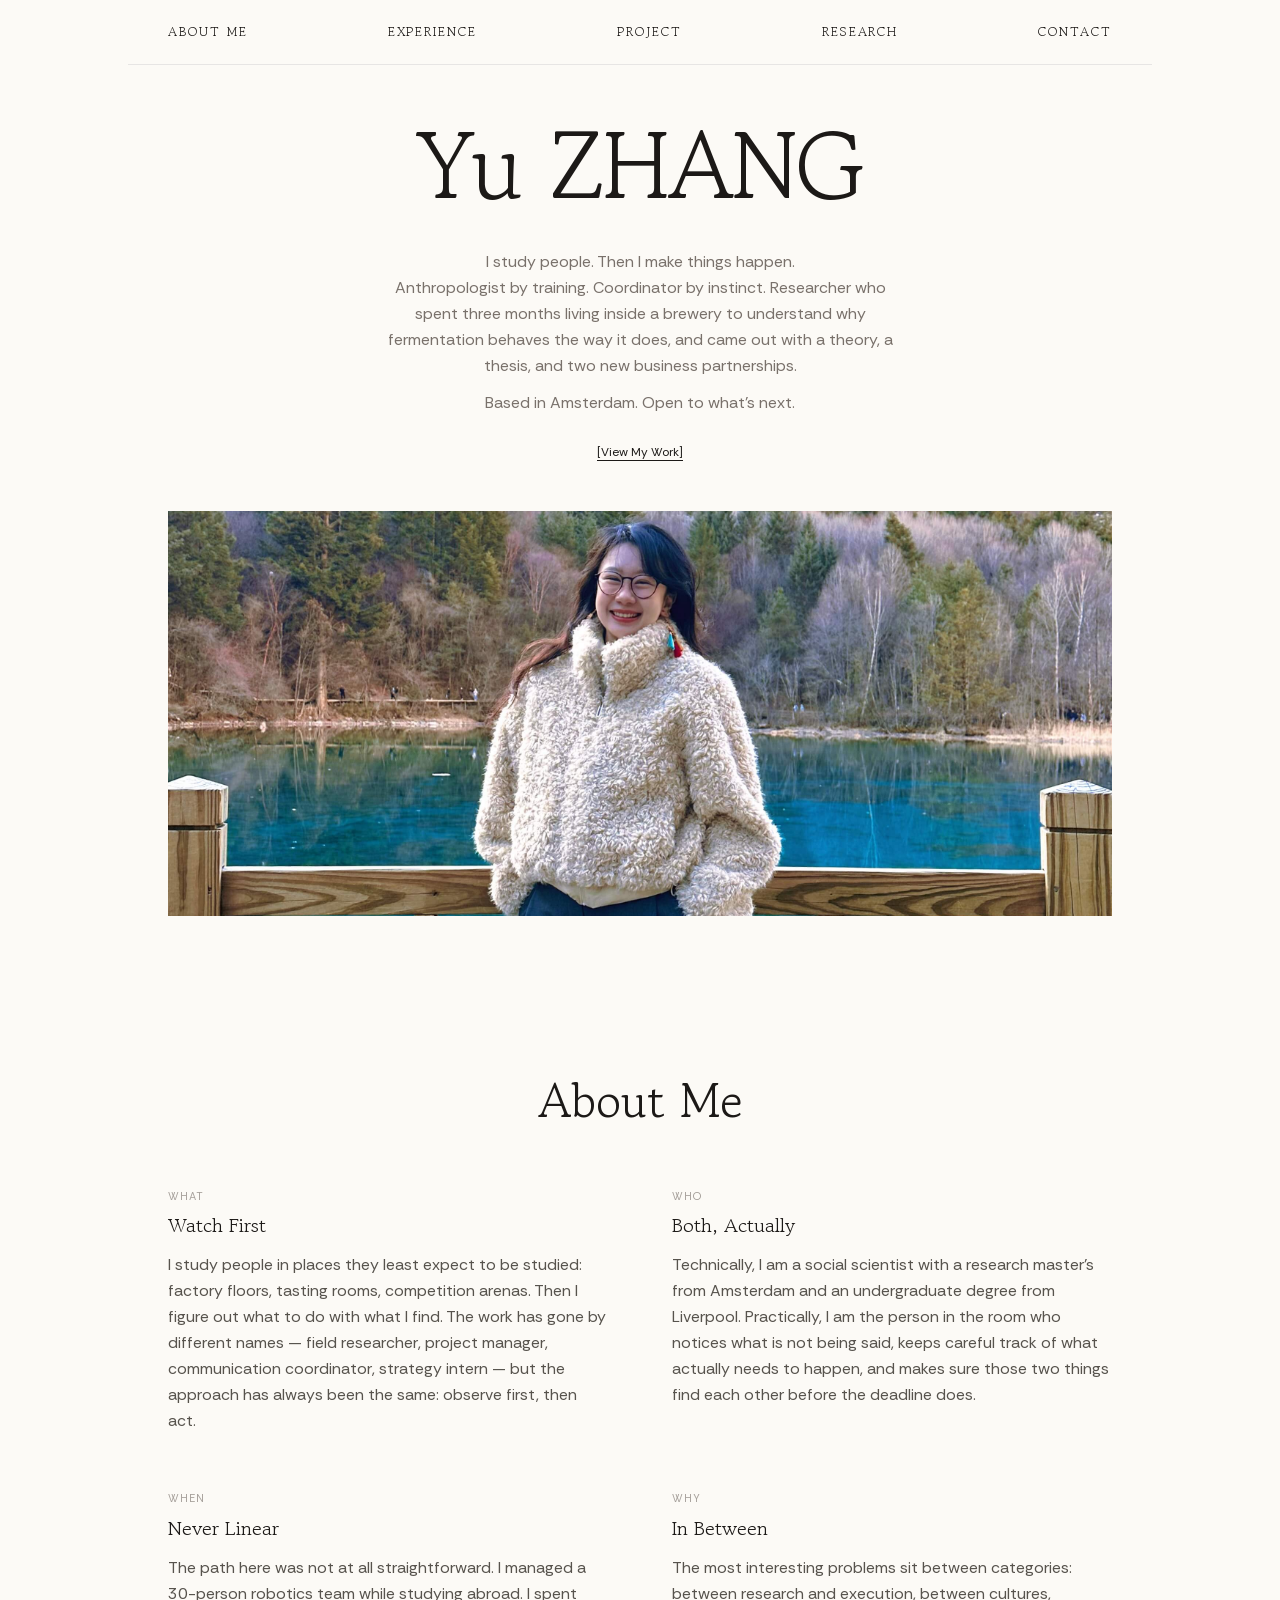
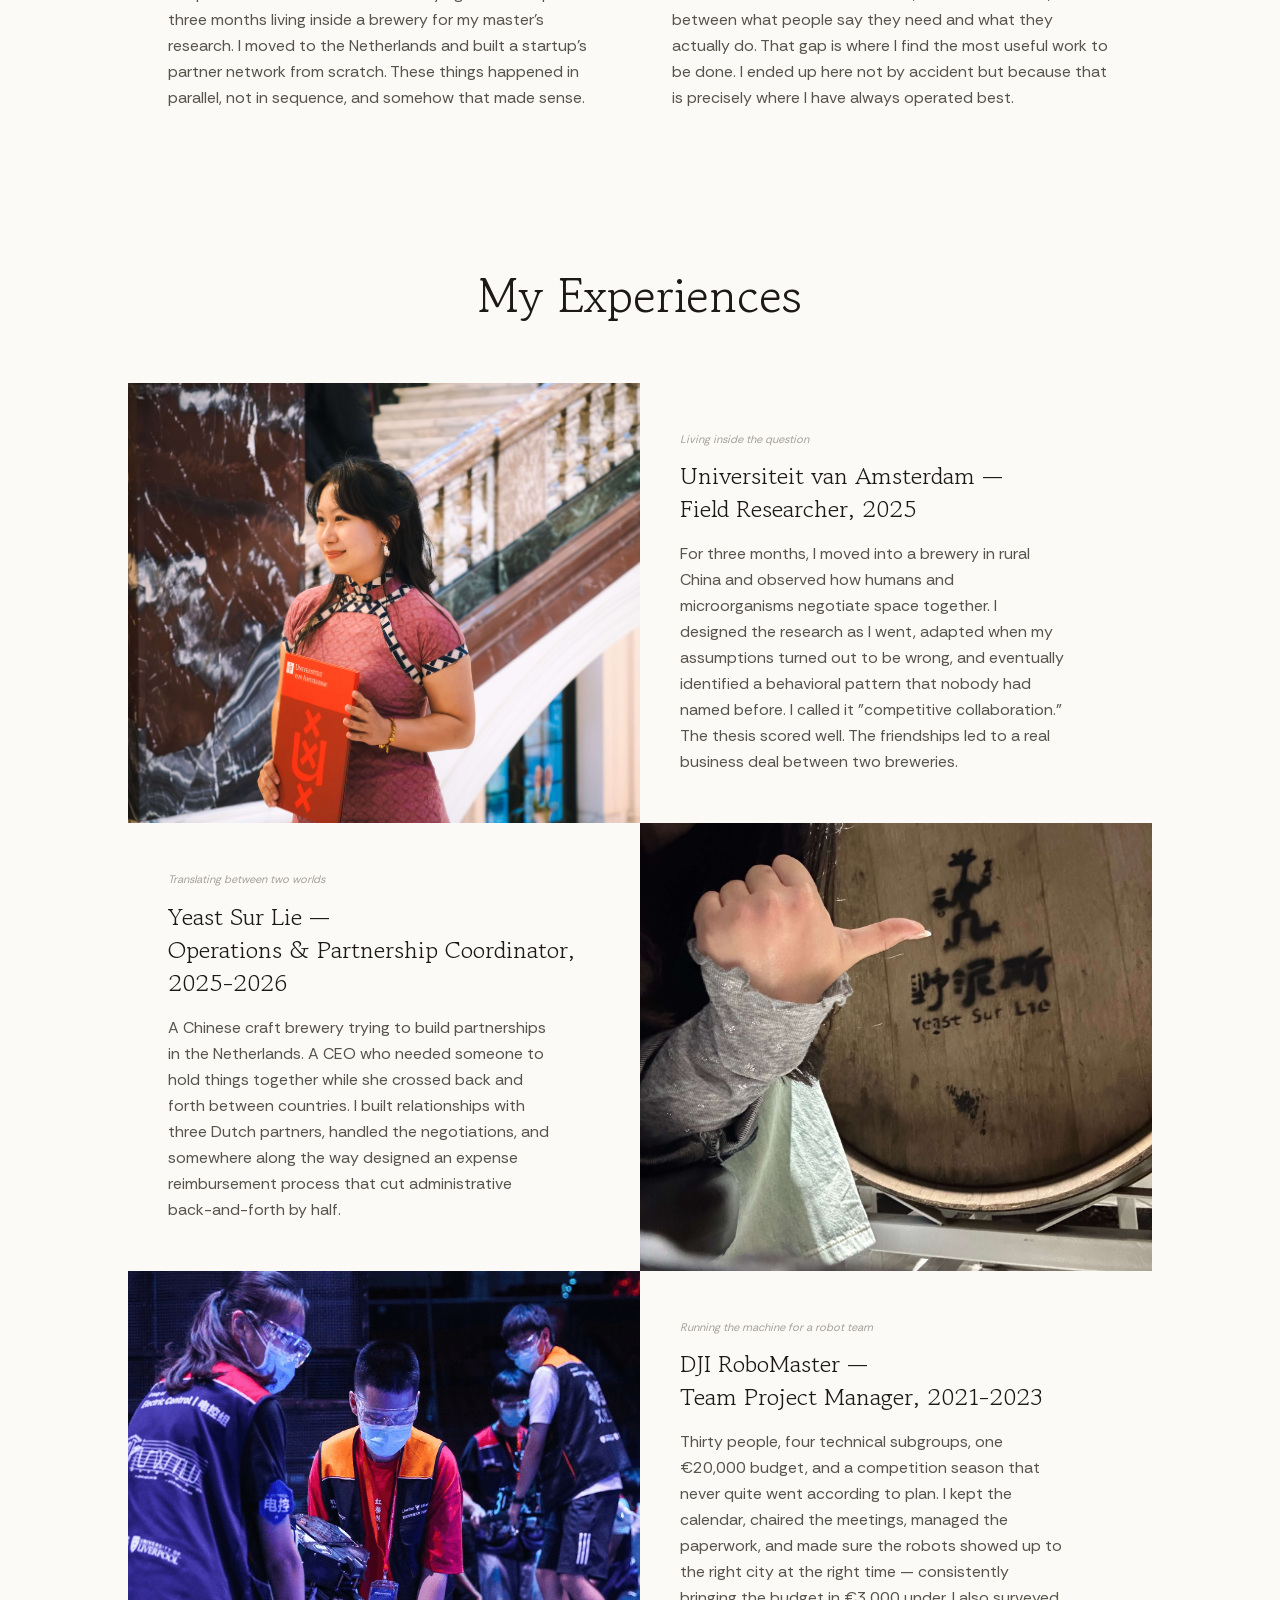
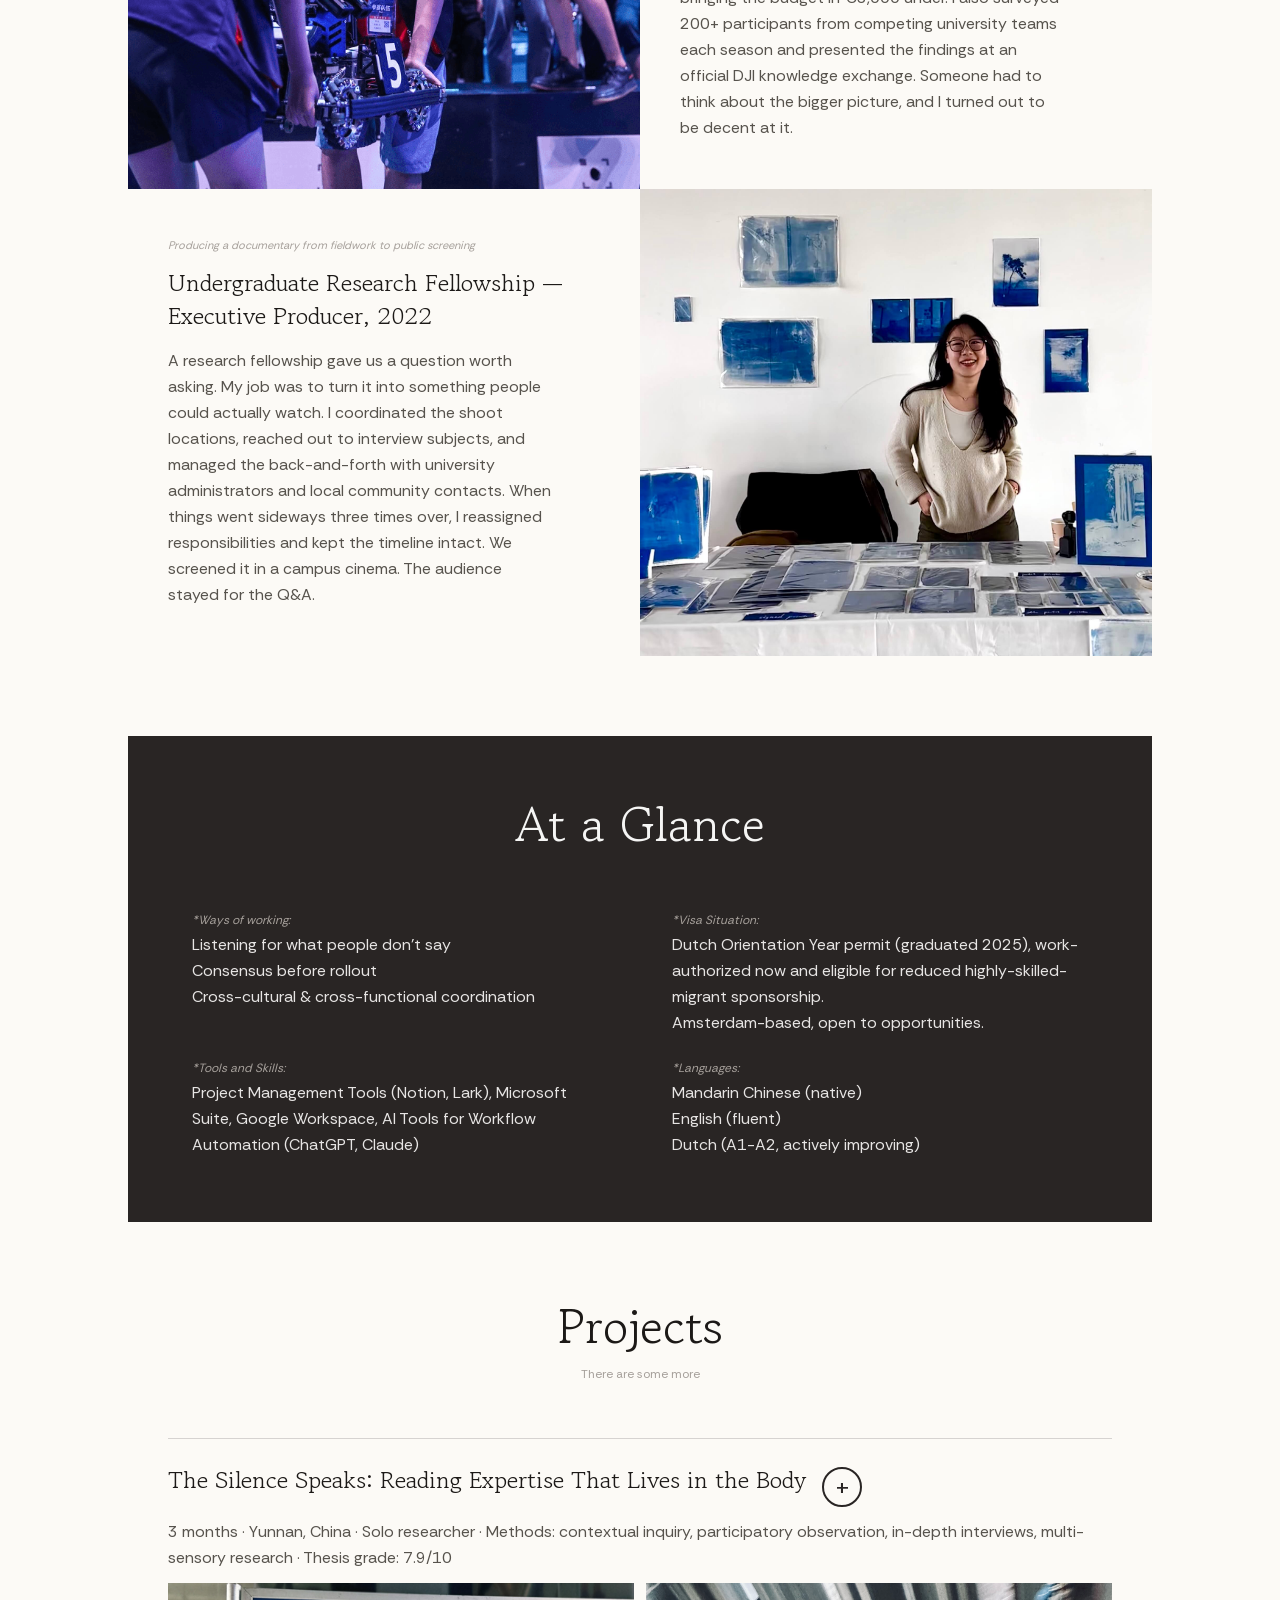
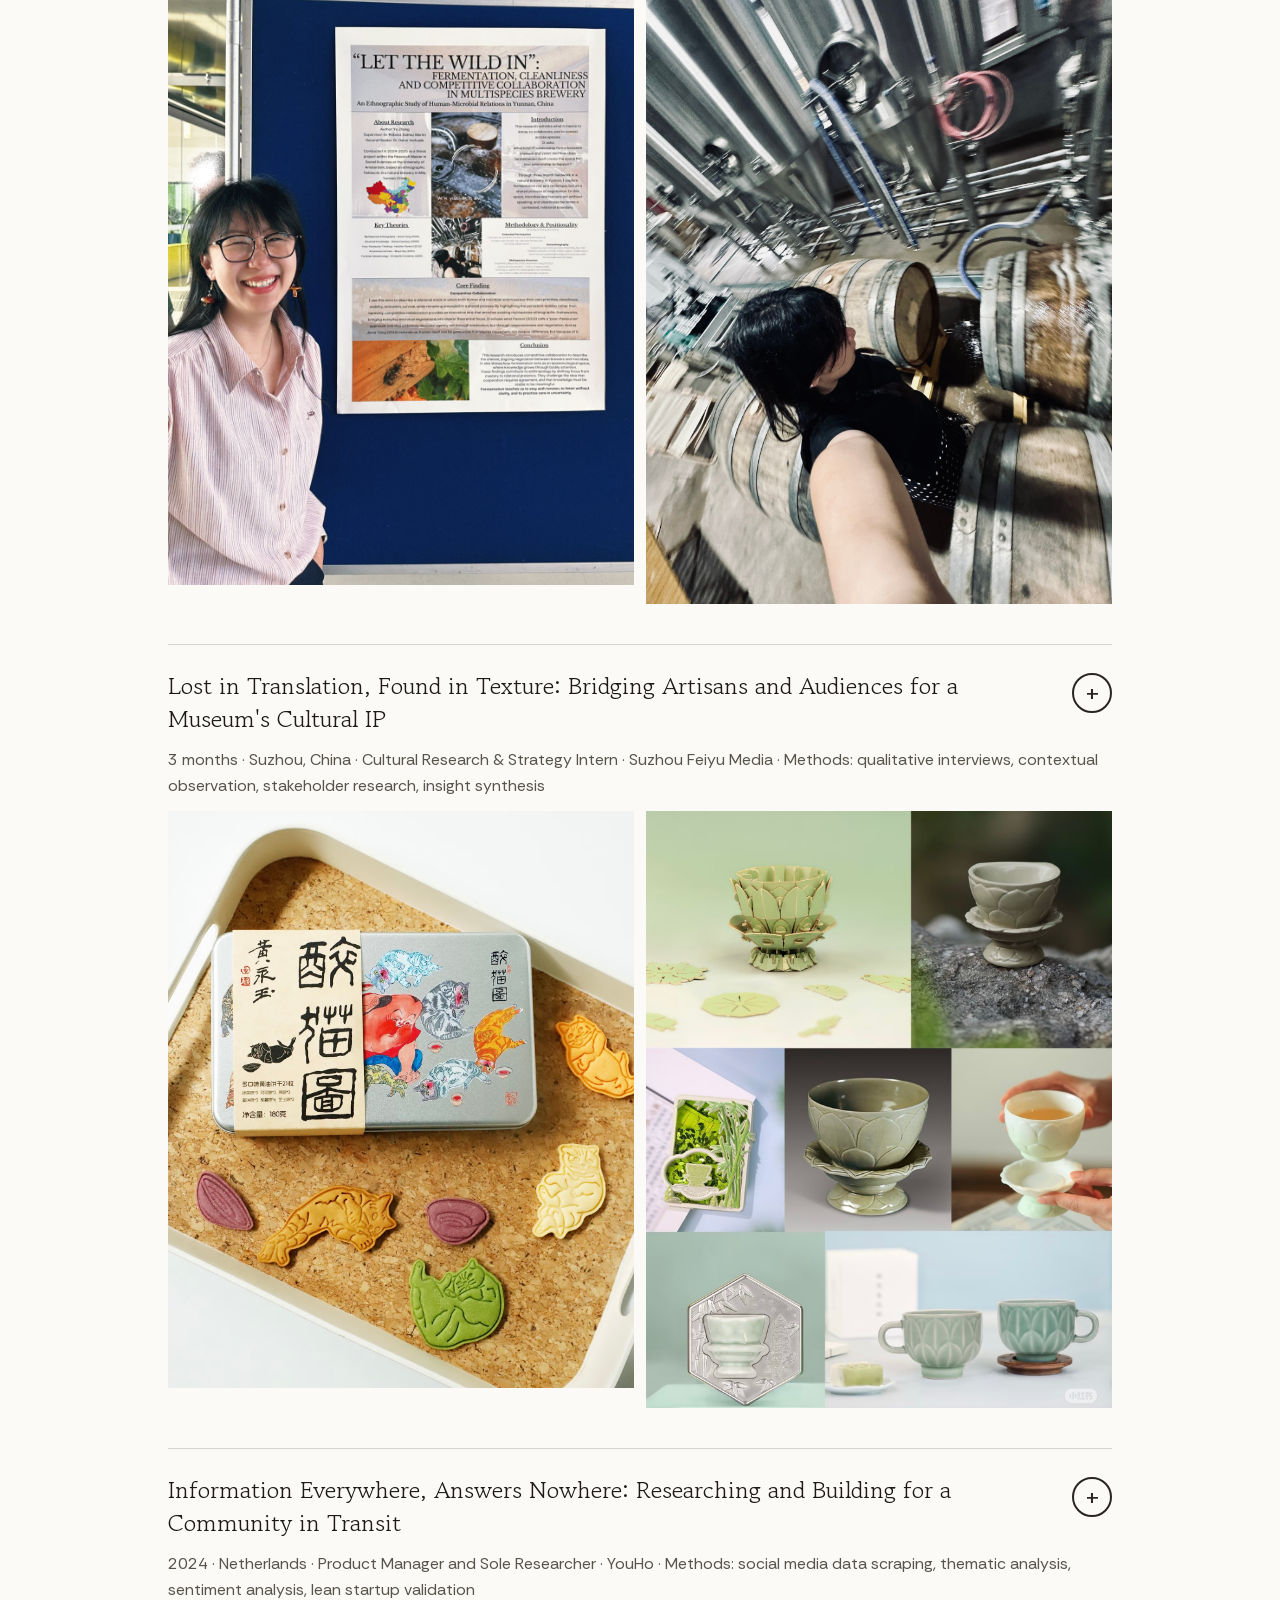
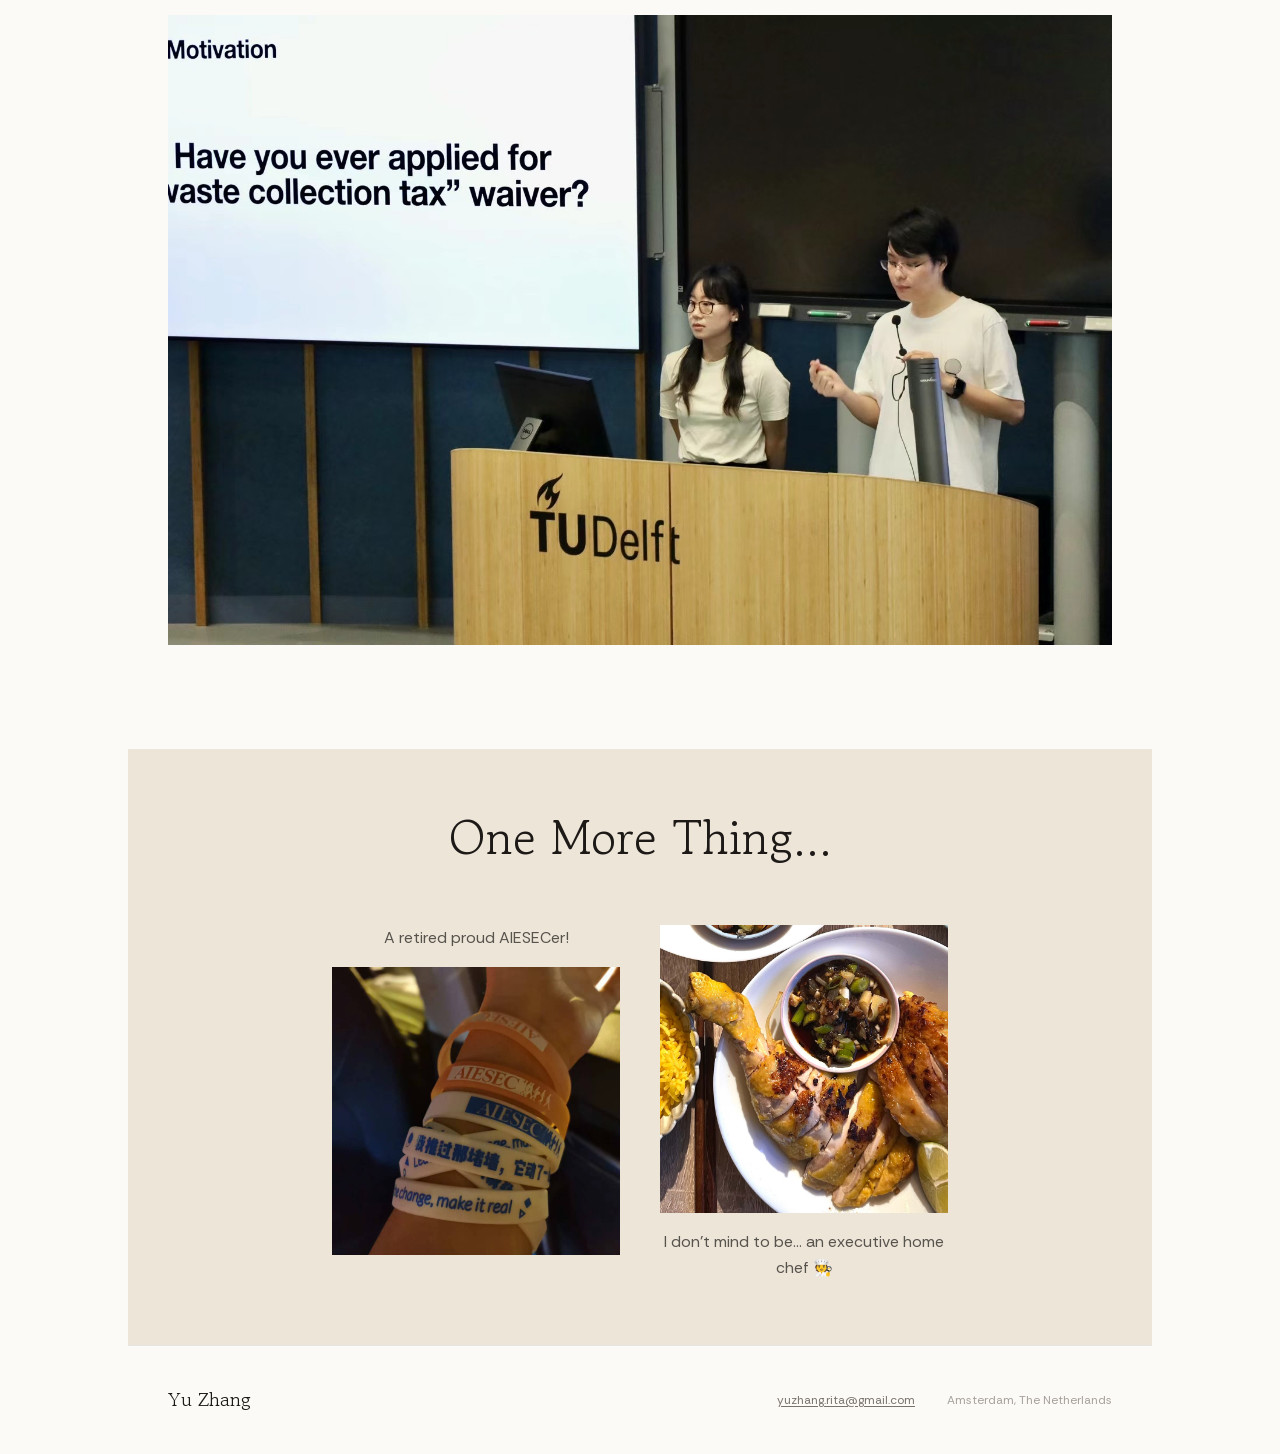
<file: index.html>
<!DOCTYPE html><html lang="en" class="rethink_sans_ccc28ff9-module__qGttzG__variable gowun_batang_3cbf0f31-module__8-HoWG__variable caveat_997a684e-module__Et3V1q__variable jetbrains_mono_65475aa-module__RPHOIW__variable"><head><meta charSet="utf-8"/><meta name="viewport" content="width=device-width, initial-scale=1"/><link rel="preload" href="/_next/static/media/038187927b76e879-s.p.0~4t3rxgvt53a.woff2" as="font" crossorigin="" type="font/woff2"/><link rel="preload" href="/_next/static/media/03abb6b3c682a0ef-s.p.00ee_y9161a-8.woff2" as="font" crossorigin="" type="font/woff2"/><link rel="preload" href="/_next/static/media/04ca3211689ae0a8-s.p.01._~cthopo_8.woff2" as="font" crossorigin="" type="font/woff2"/><link rel="preload" href="/_next/static/media/051742360c26797e-s.p.0f97p8c3305p~.woff2" as="font" crossorigin="" type="font/woff2"/><link rel="preload" href="/_next/static/media/05ae2b72a666601b-s.p.07p_rzd7mv2ra.woff2" as="font" crossorigin="" type="font/woff2"/><link rel="preload" href="/_next/static/media/078929833dddc930-s.p.13okphkc-0~ua.woff2" as="font" crossorigin="" type="font/woff2"/><link rel="preload" href="/_next/static/media/084fd7af3787ebe8-s.p.0sw_dzrmnoryy.woff2" as="font" crossorigin="" type="font/woff2"/><link rel="preload" href="/_next/static/media/0a80bce8db811f79-s.p.0tc-ywrqjxtz7.woff2" as="font" crossorigin="" type="font/woff2"/><link rel="preload" href="/_next/static/media/0ced19e4530075c8-s.p.124a.4llcp_dg.woff2" as="font" crossorigin="" type="font/woff2"/><link rel="preload" href="/_next/static/media/0dc02305a3505331-s.p.045lmq4bb63op.woff2" as="font" crossorigin="" type="font/woff2"/><link rel="preload" href="/_next/static/media/0e47ce7ee8e74ec4-s.p.0o35sck8abr26.woff2" as="font" crossorigin="" type="font/woff2"/><link rel="preload" href="/_next/static/media/0ec6a846b01669fa-s.p.015-~456x4iwu.woff2" as="font" crossorigin="" type="font/woff2"/><link rel="preload" href="/_next/static/media/0fbe8b45e8733db5-s.p.0.4n_n9y4ue2_.woff2" as="font" crossorigin="" type="font/woff2"/><link rel="preload" href="/_next/static/media/12ea4a5ef2c22677-s.p.0s6sg4q6dk8_c.woff2" as="font" crossorigin="" type="font/woff2"/><link rel="preload" href="/_next/static/media/1448de807ce680bf-s.p.12bsnv0dsux2h.woff2" as="font" crossorigin="" type="font/woff2"/><link rel="preload" href="/_next/static/media/147b931d04cd1a05-s.p.0ta54m19yog7~.woff2" as="font" crossorigin="" type="font/woff2"/><link rel="preload" href="/_next/static/media/161a6dc70e6b5778-s.p.0mvcfjolm.0dn.woff2" as="font" crossorigin="" type="font/woff2"/><link rel="preload" href="/_next/static/media/1d58012a7921454c-s.p.0tknup41s528o.woff2" as="font" crossorigin="" type="font/woff2"/><link rel="preload" href="/_next/static/media/1e0f8a3cddd81ecb-s.p.0xe.~0zgeq3yg.woff2" as="font" crossorigin="" type="font/woff2"/><link rel="preload" href="/_next/static/media/2064728aaf8875dd-s.p.101hh_kfe.s2w.woff2" as="font" crossorigin="" type="font/woff2"/><link rel="preload" href="/_next/static/media/21ed6c35a69adae1-s.p.0id2d1jkds.qy.woff2" as="font" crossorigin="" type="font/woff2"/><link rel="preload" href="/_next/static/media/25b967476ba13b6d-s.p.0~-_22s7a47x7.woff2" as="font" crossorigin="" type="font/woff2"/><link rel="preload" href="/_next/static/media/2a562836181be25a-s.p.0ijka~j0yh0m6.woff2" as="font" crossorigin="" type="font/woff2"/><link rel="preload" href="/_next/static/media/30ebca15d88ba78d-s.p.0lufif7c9982q.woff2" as="font" crossorigin="" type="font/woff2"/><link rel="preload" href="/_next/static/media/30fd58d012799a89-s.p.0q28k7kzfuxtq.woff2" as="font" crossorigin="" type="font/woff2"/><link rel="preload" href="/_next/static/media/3617ca58ace11d3d-s.p.0z0k2~mpwz-3q.woff2" as="font" crossorigin="" type="font/woff2"/><link rel="preload" href="/_next/static/media/396236429292a496-s.p.0n2mb_ktnxc2i.woff2" as="font" crossorigin="" type="font/woff2"/><link rel="preload" href="/_next/static/media/39a079bdcba168cd-s.p.0v~rbkl5o_uu3.woff2" as="font" crossorigin="" type="font/woff2"/><link rel="preload" href="/_next/static/media/3c6b447269265f14-s.p.01pewo8l3uf0r.woff2" as="font" crossorigin="" type="font/woff2"/><link rel="preload" href="/_next/static/media/3f158a7119001fa0-s.p.05pd91d620.p6.woff2" as="font" crossorigin="" type="font/woff2"/><link rel="preload" href="/_next/static/media/41b945188eac071f-s.p.0ajdng.zesuee.woff2" as="font" crossorigin="" type="font/woff2"/><link rel="preload" href="/_next/static/media/45e6388e627e8df5-s.p.03edc-36vvgdy.woff2" as="font" crossorigin="" type="font/woff2"/><link rel="preload" href="/_next/static/media/46d5e8e5d63842c1-s.p.0jxld0gsb-3o9.woff2" as="font" crossorigin="" type="font/woff2"/><link rel="preload" href="/_next/static/media/493e8d144adc46f8-s.p.0e~6zwhp~62h..woff2" as="font" crossorigin="" type="font/woff2"/><link rel="preload" href="/_next/static/media/4b27254891ee8dde-s.p.0dddqnsx94uh6.woff2" as="font" crossorigin="" type="font/woff2"/><link rel="preload" href="/_next/static/media/51e4f64a7cf94e1f-s.p.0~h7z3f1d3da-.woff2" as="font" crossorigin="" type="font/woff2"/><link rel="preload" href="/_next/static/media/575cea38fe133190-s.p.0t1mqrogwx2v3.woff2" as="font" crossorigin="" type="font/woff2"/><link rel="preload" href="/_next/static/media/58770e61fc5f1bc6-s.p.0psfcccufsx5~.woff2" as="font" crossorigin="" type="font/woff2"/><link rel="preload" href="/_next/static/media/59b2ed5ec2bb28b8-s.p.0u~3t84vqcnw-.woff2" as="font" crossorigin="" type="font/woff2"/><link rel="preload" href="/_next/static/media/5b10caec878893dc-s.p.17lg5x~v5gyyz.woff2" as="font" crossorigin="" type="font/woff2"/><link rel="preload" href="/_next/static/media/60a9a3100c6dd9eb-s.p.0hf~f2hbzdov3.woff2" as="font" crossorigin="" type="font/woff2"/><link rel="preload" href="/_next/static/media/629bcf8ca15961c7-s.p.0io~tmchy63fq.woff2" as="font" crossorigin="" type="font/woff2"/><link rel="preload" href="/_next/static/media/675a7a65b85cd646-s.p.0h6z0iaw_pff2.woff2" as="font" crossorigin="" type="font/woff2"/><link rel="preload" href="/_next/static/media/6893745f1c621fde-s.p.0uty3ar9dw6sn.woff2" as="font" crossorigin="" type="font/woff2"/><link rel="preload" href="/_next/static/media/6b7380b40958ada9-s.p.0v5xc4~j6gqs3.woff2" as="font" crossorigin="" type="font/woff2"/><link rel="preload" href="/_next/static/media/6f235d41f0df121e-s.p.0ywy8h~ep9f4c.woff2" as="font" crossorigin="" type="font/woff2"/><link rel="preload" href="/_next/static/media/6f8e5b93886a04b1-s.p.0-fi3uxnfqytd.woff2" as="font" crossorigin="" type="font/woff2"/><link rel="preload" href="/_next/static/media/70af0f76d6dc5fa6-s.p.0ii-f_cf9ljmh.woff2" as="font" crossorigin="" type="font/woff2"/><link rel="preload" href="/_next/static/media/71bf6bf24a88ce19-s.p.0837281qk0p31.woff2" as="font" crossorigin="" type="font/woff2"/><link rel="preload" href="/_next/static/media/760ddf2b29669039-s.p.0raj9v69cwa_e.woff2" as="font" crossorigin="" type="font/woff2"/><link rel="preload" href="/_next/static/media/7613363e4e64a5b3-s.p.0ygtia.lj._li.woff2" as="font" crossorigin="" type="font/woff2"/><link rel="preload" href="/_next/static/media/78c941b594f09a78-s.p.15sphque4hjpm.woff2" as="font" crossorigin="" type="font/woff2"/><link rel="preload" href="/_next/static/media/798bee1cad16d1de-s.p.0eh~n.~52gyo2.woff2" as="font" crossorigin="" type="font/woff2"/><link rel="preload" href="/_next/static/media/79c41c04c56802d4-s.p.0k106m~fq3f1..woff2" as="font" crossorigin="" type="font/woff2"/><link rel="preload" href="/_next/static/media/7e507754ca407bfa-s.p.0aao_f.~w6by6.woff2" as="font" crossorigin="" type="font/woff2"/><link rel="preload" href="/_next/static/media/7fd41af8a0c86405-s.p.09j~0y8nyld2c.woff2" as="font" crossorigin="" type="font/woff2"/><link rel="preload" href="/_next/static/media/852ee89b41ac7069-s.p.006~~4hh4a47n.woff2" as="font" crossorigin="" type="font/woff2"/><link rel="preload" href="/_next/static/media/868c42438a9b8096-s.p.084lw8r6~nx48.woff2" as="font" crossorigin="" type="font/woff2"/><link rel="preload" href="/_next/static/media/86b404374e5e0c48-s.p.0s2wv54dybj6x.woff2" as="font" crossorigin="" type="font/woff2"/><link rel="preload" href="/_next/static/media/938b84cfd73377ea-s.p.09lhmjtxzl9ij.woff2" as="font" crossorigin="" type="font/woff2"/><link rel="preload" href="/_next/static/media/944fa5fe92c824bc-s.p.0typk1xyaevuv.woff2" as="font" crossorigin="" type="font/woff2"/><link rel="preload" href="/_next/static/media/94fe4fcb04408a41-s.p.0k~wspvov1g.3.woff2" as="font" crossorigin="" type="font/woff2"/><link rel="preload" href="/_next/static/media/98b60be8eb64137b-s.p.0l7qd_acu968i.woff2" as="font" crossorigin="" type="font/woff2"/><link rel="preload" href="/_next/static/media/9962c9d56734f388-s.p.05bxr00g0mym_.woff2" as="font" crossorigin="" type="font/woff2"/><link rel="preload" href="/_next/static/media/9b163b924e439a4c-s.p.0rd2uf6.59bxr.woff2" as="font" crossorigin="" type="font/woff2"/><link rel="preload" href="/_next/static/media/9e681c6c74624013-s.p.0u_4bj00-v4au.woff2" as="font" crossorigin="" type="font/woff2"/><link rel="preload" href="/_next/static/media/9f9aab94feb87101-s.p.03ljx_~xi3k0f.woff2" as="font" crossorigin="" type="font/woff2"/><link rel="preload" href="/_next/static/media/9fbf327b251a17ee-s.p.0.pe21qgo0-78.woff2" as="font" crossorigin="" type="font/woff2"/><link rel="preload" href="/_next/static/media/a14cd8f05c18b1f8-s.p.1368qbqimf_p-.woff2" as="font" crossorigin="" type="font/woff2"/><link rel="preload" href="/_next/static/media/a79f92f0fc22e6cf-s.p.0p2~jvzmhplec.woff2" as="font" crossorigin="" type="font/woff2"/><link rel="preload" href="/_next/static/media/a85fe84266768609-s.p.05b418i5bs~lg.woff2" as="font" crossorigin="" type="font/woff2"/><link rel="preload" href="/_next/static/media/af478636e14b09da-s.p.0~z69jl45dl9_.woff2" as="font" crossorigin="" type="font/woff2"/><link rel="preload" href="/_next/static/media/b52bcf1bbc6211d5-s.p.0gf970g63czp6.woff2" as="font" crossorigin="" type="font/woff2"/><link rel="preload" href="/_next/static/media/bb0c31fa0cf16376-s.p.13j75i3p_wqv-.woff2" as="font" crossorigin="" type="font/woff2"/><link rel="preload" href="/_next/static/media/bd8354b5da144dc0-s.p.0t5a7n-du61st.woff2" as="font" crossorigin="" type="font/woff2"/><link rel="preload" href="/_next/static/media/bed21e49fccc64d3-s.p.0ljc3bxe0f2cr.woff2" as="font" crossorigin="" type="font/woff2"/><link rel="preload" href="/_next/static/media/bf61189fecb76af7-s.p.0vublzl_1.68f.woff2" as="font" crossorigin="" type="font/woff2"/><link rel="preload" href="/_next/static/media/c3e232b45c691d80-s.p.0s2orn41ublvn.woff2" as="font" crossorigin="" type="font/woff2"/><link rel="preload" href="/_next/static/media/c5eb148787fe7970-s.p.0c-b13fey56c7.woff2" as="font" crossorigin="" type="font/woff2"/><link rel="preload" href="/_next/static/media/c63ba95ab7e9c18d-s.p.0ho-55saw~5rx.woff2" as="font" crossorigin="" type="font/woff2"/><link rel="preload" href="/_next/static/media/ca8b43c84740be1e-s.p.14xpd4x6y8kxh.woff2" as="font" crossorigin="" type="font/woff2"/><link rel="preload" href="/_next/static/media/ca9b89bb35bce2e4-s.p.0_81efg4mie1..woff2" as="font" crossorigin="" type="font/woff2"/><link rel="preload" href="/_next/static/media/ccaccc95e90e3950-s.p.12urvm-hkille.woff2" as="font" crossorigin="" type="font/woff2"/><link rel="preload" href="/_next/static/media/d776371a18e756c1-s.p.0e5if99_wai0_.woff2" as="font" crossorigin="" type="font/woff2"/><link rel="preload" href="/_next/static/media/d9cc5dbb03d62659-s.p.02d7i4ri9v73g.woff2" as="font" crossorigin="" type="font/woff2"/><link rel="preload" href="/_next/static/media/da2be8643b473d64-s.p.149_rn8y92ffr.woff2" as="font" crossorigin="" type="font/woff2"/><link rel="preload" href="/_next/static/media/daf9aace86ba66fa-s.p.02vs-t0dpq9z1.woff2" as="font" crossorigin="" type="font/woff2"/><link rel="preload" href="/_next/static/media/e5244286897cf4bc-s.p.16z8bqy20spct.woff2" as="font" crossorigin="" type="font/woff2"/><link rel="preload" href="/_next/static/media/e756270ead040878-s.p.0l2mq9uswc~a-.woff2" as="font" crossorigin="" type="font/woff2"/><link rel="preload" href="/_next/static/media/e8a03a010d40f7d2-s.p.16we4qe1rfbl~.woff2" as="font" crossorigin="" type="font/woff2"/><link rel="preload" href="/_next/static/media/efe41f4d674ce509-s.p.0grg-mnbfau5_.woff2" as="font" crossorigin="" type="font/woff2"/><link rel="preload" href="/_next/static/media/f191b0c6d843220b-s.p.17a379-cgdg6d.woff2" as="font" crossorigin="" type="font/woff2"/><link rel="preload" href="/_next/static/media/f1e8f748f128a704-s.p.0zy.gucty2job.woff2" as="font" crossorigin="" type="font/woff2"/><link rel="preload" href="/_next/static/media/f2eb4c8acb66b58d-s.p.05t8yu_-nfm6n.woff2" as="font" crossorigin="" type="font/woff2"/><link rel="preload" href="/_next/static/media/f66c82b282f3deac-s.p.0v9np7ok3pskf.woff2" as="font" crossorigin="" type="font/woff2"/><link rel="preload" href="/_next/static/media/f80e775f949431f5-s.p.0nlbu6ae6gv.5.woff2" as="font" crossorigin="" type="font/woff2"/><link rel="preload" href="/_next/static/media/fe38c2966e5f4639-s.p.0v4vgx37j~24x.woff2" as="font" crossorigin="" type="font/woff2"/><link rel="preload" as="image" href="/assets/me.jpg"/><link rel="stylesheet" href="/_next/static/chunks/0u5g_-.whrq2r.css" data-precedence="next"/><link rel="preload" as="script" fetchPriority="low" href="/_next/static/chunks/0k_kqued9fhu5.js"/><script src="/_next/static/chunks/00~r-54vsv9y3.js" async=""></script><script src="/_next/static/chunks/0v9c2uadhpd-i.js" async=""></script><script src="/_next/static/chunks/08jg4xup4aq1z.js" async=""></script><script src="/_next/static/chunks/turbopack-0mx6e_yelyg.x.js" async=""></script><script src="/_next/static/chunks/0ecau2j~avd.1.js" async=""></script><script src="/_next/static/chunks/0vwodze11lav..js" async=""></script><script src="/_next/static/chunks/0xsvgvjur2mxq.js" async=""></script><link rel="preload" href="https://www.googletagmanager.com/gtag/js?id=G-0FGX256LQV" as="script"/><meta name="next-size-adjust" content=""/><title>Yu Zhang</title><meta name="description" content="Personal website of Yu Zhang — Field Researcher, Communication Coordinator, and Project Manager based in Amsterdam."/><link rel="icon" href="/favicon.png"/><script src="/_next/static/chunks/03~yq9q893hmn.js" noModule=""></script></head><body class="min-h-full flex flex-col bg-[#FCFAF6] text-stone-900 antialiased xl:px-32 2xl:px-64"><div hidden=""><!--$--><!--/$--></div><header class="w-full px-4 sm:px-6 md:px-10 py-4 md:py-5 border-b border-stone-200"><nav><ul class="flex flex-wrap justify-center sm:justify-between gap-x-4 sm:gap-x-6 md:gap-x-8 gap-y-2"><li><a class="text-[11px] sm:text-[12px] md:text-[13px] tracking-[0.1em] md:tracking-[0.15em] uppercase whitespace-nowrap text-stone-900 hover:text-stone-500 transition-colors" style="font-family:var(--font-garamond)" href="/#about">About Me</a></li><li><a class="text-[11px] sm:text-[12px] md:text-[13px] tracking-[0.1em] md:tracking-[0.15em] uppercase whitespace-nowrap text-stone-900 hover:text-stone-500 transition-colors" style="font-family:var(--font-garamond)" href="/#experience">Experience</a></li><li><a class="text-[11px] sm:text-[12px] md:text-[13px] tracking-[0.1em] md:tracking-[0.15em] uppercase whitespace-nowrap text-stone-900 hover:text-stone-500 transition-colors" style="font-family:var(--font-garamond)" href="/#project">Project</a></li><li><a class="text-[11px] sm:text-[12px] md:text-[13px] tracking-[0.1em] md:tracking-[0.15em] uppercase whitespace-nowrap text-stone-900 hover:text-stone-500 transition-colors" style="font-family:var(--font-garamond)" href="/research">Research</a></li><li><a class="text-[11px] sm:text-[12px] md:text-[13px] tracking-[0.1em] md:tracking-[0.15em] uppercase whitespace-nowrap text-stone-900 hover:text-stone-500 transition-colors" style="font-family:var(--font-garamond)" href="/#contact">Contact</a></li></ul></nav></header><main><section class="px-6 md:px-10 pb-16 md:pb-20"><div class="text-center pt-8 md:pt-10 pb-10 md:pb-12"><h1 class="text-5xl sm:text-6xl md:text-8xl mb-6 leading-tight tracking-tight" style="font-family:var(--font-garamond)">Yu ZHANG</h1><p class="text-base text-stone-500 max-w-lg mx-auto leading-relaxed mb-3">I study people. Then I make things happen.<br/>Anthropologist by training. Coordinator by instinct. Researcher who spent three months living inside a brewery to understand why fermentation behaves the way it does, and came out with a theory, a thesis, and two new business partnerships.</p><p class="text-base text-stone-500 mb-6">Based in Amsterdam. Open to what&#x27;s next.</p><a href="#project" class="text-xs text-stone-900 underline underline-offset-4 hover:text-stone-600 transition-colors">[View My Work]</a></div><div class="relative w-full aspect-[3/2] md:aspect-[21/9] overflow-hidden"><img alt="Yu Zhang at a scenic lakeside" decoding="async" data-nimg="fill" class="object-cover object-center" style="position:absolute;height:100%;width:100%;left:0;top:0;right:0;bottom:0;color:transparent" src="/assets/me.jpg"/></div></section><section id="about" class="px-6 md:px-10 py-16 md:py-20"><h2 class="text-3xl sm:text-4xl md:text-5xl text-center mb-12 md:mb-16" style="font-family:var(--font-garamond)">About Me</h2><div class="grid grid-cols-1 md:grid-cols-2 gap-x-16 gap-y-10 md:gap-y-14"><div><p class="text-[11px] tracking-widest uppercase text-stone-400 mb-2">What</p><h3 class="text-xl mb-3" style="font-family:var(--font-garamond)">Watch First</h3><p class="text-base text-stone-600 leading-relaxed">I study people in places they least expect to be studied: factory floors, tasting rooms, competition arenas. Then I figure out what to do with what I find. The work has gone by different names — field researcher, project manager, communication coordinator, strategy intern — but the approach has always been the same: observe first, then act.</p></div><div><p class="text-[11px] tracking-widest uppercase text-stone-400 mb-2">Who</p><h3 class="text-xl mb-3" style="font-family:var(--font-garamond)">Both, Actually</h3><p class="text-base text-stone-600 leading-relaxed">Technically, I am a social scientist with a research master&#x27;s from Amsterdam and an undergraduate degree from Liverpool. Practically, I am the person in the room who notices what is not being said, keeps careful track of what actually needs to happen, and makes sure those two things find each other before the deadline does.</p></div><div><p class="text-[11px] tracking-widest uppercase text-stone-400 mb-2">When</p><h3 class="text-xl mb-3" style="font-family:var(--font-garamond)">Never Linear</h3><p class="text-base text-stone-600 leading-relaxed">The path here was not at all straightforward. I managed a 30-person robotics team while studying abroad. I spent three months living inside a brewery for my master&#x27;s research. I moved to the Netherlands and built a startup&#x27;s partner network from scratch. These things happened in parallel, not in sequence, and somehow that made sense.</p></div><div><p class="text-[11px] tracking-widest uppercase text-stone-400 mb-2">Why</p><h3 class="text-xl mb-3" style="font-family:var(--font-garamond)">In Between</h3><p class="text-base text-stone-600 leading-relaxed">The most interesting problems sit between categories: between research and execution, between cultures, between what people say they need and what they actually do. That gap is where I find the most useful work to be done. I ended up here not by accident but because that is precisely where I have always operated best.</p></div></div></section><section id="experience" class="py-16 md:py-20"><h2 class="text-3xl sm:text-4xl md:text-5xl text-center mb-12 md:mb-16 px-6 md:px-10" style="font-family:var(--font-garamond)">My Experiences</h2><div class="flex flex-col gap-0"><div class="grid grid-cols-1 md:grid-cols-2"><div class="md:order-1 order-1"><div class="relative aspect-square md:aspect-auto md:h-full md:min-h-80 overflow-hidden"><img alt="Yu Zhang at Universiteit van Amsterdam graduation ceremony" loading="lazy" decoding="async" data-nimg="fill" class="object-cover object-center transition-opacity duration-700 opacity-100" style="position:absolute;height:100%;width:100%;left:0;top:0;right:0;bottom:0;color:transparent" src="/assets/grad.jpg"/><img alt="Yu Zhang at Universiteit van Amsterdam graduation ceremony" loading="lazy" decoding="async" data-nimg="fill" class="object-cover object-center transition-opacity duration-700 opacity-0" style="position:absolute;height:100%;width:100%;left:0;top:0;right:0;bottom:0;color:transparent" src="/assets/grad2.JPG"/><img alt="Yu Zhang at Universiteit van Amsterdam graduation ceremony" loading="lazy" decoding="async" data-nimg="fill" class="object-cover object-center transition-opacity duration-700 opacity-0" style="position:absolute;height:100%;width:100%;left:0;top:0;right:0;bottom:0;color:transparent" src="/assets/grad3.JPG"/><img alt="Yu Zhang at Universiteit van Amsterdam graduation ceremony" loading="lazy" decoding="async" data-nimg="fill" class="object-cover object-center transition-opacity duration-700 opacity-0" style="position:absolute;height:100%;width:100%;left:0;top:0;right:0;bottom:0;color:transparent" src="/assets/thesis.jpg"/><img alt="Yu Zhang at Universiteit van Amsterdam graduation ceremony" loading="lazy" decoding="async" data-nimg="fill" class="object-cover object-center transition-opacity duration-700 opacity-0" style="position:absolute;height:100%;width:100%;left:0;top:0;right:0;bottom:0;color:transparent" src="/assets/brew.jpg"/></div></div><div class="md:order-2 order-2 px-6 md:px-10 py-10 md:py-12 flex flex-col justify-center items-center text-center md:items-start md:text-left"><p class="text-[11px] text-stone-400 mb-3 italic">Living inside the question</p><h3 class="text-xl md:text-2xl mb-4 leading-snug" style="font-family:var(--font-garamond)">Universiteit van Amsterdam<!-- --> —<br/>Field Researcher, 2025</h3><p class="text-base text-stone-600 leading-relaxed max-w-sm">For three months, I moved into a brewery in rural China and observed how humans and microorganisms negotiate space together. I designed the research as I went, adapted when my assumptions turned out to be wrong, and eventually identified a behavioral pattern that nobody had named before. I called it &quot;competitive collaboration.&quot; The thesis scored well. The friendships led to a real business deal between two breweries.</p></div></div><div class="grid grid-cols-1 md:grid-cols-2"><div class="md:order-2 order-1"><div class="relative aspect-square md:aspect-auto md:h-full md:min-h-80 overflow-hidden"><img alt="Yeast Sur Lie brewery barrel" loading="lazy" decoding="async" data-nimg="fill" class="object-cover object-center transition-opacity duration-700 opacity-100" style="position:absolute;height:100%;width:100%;left:0;top:0;right:0;bottom:0;color:transparent" src="/assets/beer.jpg"/><img alt="Yeast Sur Lie brewery barrel" loading="lazy" decoding="async" data-nimg="fill" class="object-cover object-center transition-opacity duration-700 opacity-0" style="position:absolute;height:100%;width:100%;left:0;top:0;right:0;bottom:0;color:transparent" src="/assets/beer2.jpg"/><img alt="Yeast Sur Lie brewery barrel" loading="lazy" decoding="async" data-nimg="fill" class="object-cover object-center transition-opacity duration-700 opacity-0" style="position:absolute;height:100%;width:100%;left:0;top:0;right:0;bottom:0;color:transparent" src="/assets/beer3.jpg"/></div></div><div class="md:order-1 order-2 px-6 md:px-10 py-10 md:py-12 flex flex-col justify-center items-center text-center md:items-start md:text-left"><p class="text-[11px] text-stone-400 mb-3 italic">Translating between two worlds</p><h3 class="text-xl md:text-2xl mb-4 leading-snug" style="font-family:var(--font-garamond)">Yeast Sur Lie<!-- --> —<br/>Operations &amp; Partnership Coordinator, 2025-2026</h3><p class="text-base text-stone-600 leading-relaxed max-w-sm">A Chinese craft brewery trying to build partnerships in the Netherlands. A CEO who needed someone to hold things together while she crossed back and forth between countries. I built relationships with three Dutch partners, handled the negotiations, and somewhere along the way designed an expense reimbursement process that cut administrative back-and-forth by half.</p></div></div><div class="grid grid-cols-1 md:grid-cols-2"><div class="md:order-1 order-1"><div class="relative aspect-square md:aspect-auto md:h-full md:min-h-80 overflow-hidden"><img alt="DJI RoboMaster team competition" loading="lazy" decoding="async" data-nimg="fill" class="object-cover object-center transition-opacity duration-700 opacity-100" style="position:absolute;height:100%;width:100%;left:0;top:0;right:0;bottom:0;color:transparent" src="/assets/rm.png"/><img alt="DJI RoboMaster team competition" loading="lazy" decoding="async" data-nimg="fill" class="object-cover object-center transition-opacity duration-700 opacity-0" style="position:absolute;height:100%;width:100%;left:0;top:0;right:0;bottom:0;color:transparent" src="/assets/rm2.JPG"/><img alt="DJI RoboMaster team competition" loading="lazy" decoding="async" data-nimg="fill" class="object-cover object-center transition-opacity duration-700 opacity-0" style="position:absolute;height:100%;width:100%;left:0;top:0;right:0;bottom:0;color:transparent" src="/assets/rm3.JPG"/><img alt="DJI RoboMaster team competition" loading="lazy" decoding="async" data-nimg="fill" class="object-cover object-center transition-opacity duration-700 opacity-0" style="position:absolute;height:100%;width:100%;left:0;top:0;right:0;bottom:0;color:transparent" src="/assets/rm4.JPG"/><img alt="DJI RoboMaster team competition" loading="lazy" decoding="async" data-nimg="fill" class="object-cover object-center transition-opacity duration-700 opacity-0" style="position:absolute;height:100%;width:100%;left:0;top:0;right:0;bottom:0;color:transparent" src="/assets/rm5.JPG"/><img alt="DJI RoboMaster team competition" loading="lazy" decoding="async" data-nimg="fill" class="object-cover object-center transition-opacity duration-700 opacity-0" style="position:absolute;height:100%;width:100%;left:0;top:0;right:0;bottom:0;color:transparent" src="/assets/rm6.JPG"/></div></div><div class="md:order-2 order-2 px-6 md:px-10 py-10 md:py-12 flex flex-col justify-center items-center text-center md:items-start md:text-left"><p class="text-[11px] text-stone-400 mb-3 italic">Running the machine for a robot team</p><h3 class="text-xl md:text-2xl mb-4 leading-snug" style="font-family:var(--font-garamond)">DJI RoboMaster<!-- --> —<br/>Team Project Manager, 2021-2023</h3><p class="text-base text-stone-600 leading-relaxed max-w-sm">Thirty people, four technical subgroups, one €20,000 budget, and a competition season that never quite went according to plan. I kept the calendar, chaired the meetings, managed the paperwork, and made sure the robots showed up to the right city at the right time — consistently bringing the budget in €3,000 under. I also surveyed 200+ participants from competing university teams each season and presented the findings at an official DJI knowledge exchange. Someone had to think about the bigger picture, and I turned out to be decent at it.</p></div></div><div class="grid grid-cols-1 md:grid-cols-2"><div class="md:order-2 order-1"><div class="relative aspect-square md:aspect-auto md:h-full md:min-h-80 overflow-hidden"><img alt="Undergraduate Research Fellowship documentary production" loading="lazy" decoding="async" data-nimg="fill" class="object-cover object-center transition-opacity duration-700 opacity-100" style="position:absolute;height:100%;width:100%;left:0;top:0;right:0;bottom:0;color:transparent" src="/assets/intern.jpg"/><img alt="Undergraduate Research Fellowship documentary production" loading="lazy" decoding="async" data-nimg="fill" class="object-cover object-center transition-opacity duration-700 opacity-0" style="position:absolute;height:100%;width:100%;left:0;top:0;right:0;bottom:0;color:transparent" src="/assets/intern2.JPG"/></div></div><div class="md:order-1 order-2 px-6 md:px-10 py-10 md:py-12 flex flex-col justify-center items-center text-center md:items-start md:text-left"><p class="text-[11px] text-stone-400 mb-3 italic">Producing a documentary from fieldwork to public screening</p><h3 class="text-xl md:text-2xl mb-4 leading-snug" style="font-family:var(--font-garamond)">Undergraduate Research Fellowship<!-- --> —<br/>Executive Producer, 2022</h3><p class="text-base text-stone-600 leading-relaxed max-w-sm">A research fellowship gave us a question worth asking. My job was to turn it into something people could actually watch. I coordinated the shoot locations, reached out to interview subjects, and managed the back-and-forth with university administrators and local community contacts. When things went sideways three times over, I reassigned responsibilities and kept the timeline intact. We screened it in a campus cinema. The audience stayed for the Q&amp;A.</p></div></div></div></section><section class="bg-stone-800 text-stone-100 px-6 md:px-10 py-12 md:py-16"><h2 class="text-3xl sm:text-4xl md:text-5xl text-center mb-12 md:mb-16" style="font-family:var(--font-garamond)">At a Glance</h2><div class="max-w-4xl mx-auto grid grid-cols-1 md:grid-cols-2 gap-x-16 gap-y-6"><div><p class="text-xs text-stone-400 italic mb-1">*<!-- -->Ways of working<!-- -->:</p><div class="text-base text-stone-200 leading-relaxed"><p>Listening for what people don&#x27;t say</p><p>Consensus before rollout</p><p>Cross-cultural &amp; cross-functional coordination</p></div></div><div><p class="text-xs text-stone-400 italic mb-1">*<!-- -->Visa Situation<!-- -->:</p><div class="text-base text-stone-200 leading-relaxed"><p>Dutch Orientation Year permit (graduated 2025), work-authorized now and eligible for reduced highly-skilled-migrant sponsorship.</p><p>Amsterdam-based, open to opportunities.</p></div></div><div><p class="text-xs text-stone-400 italic mb-1">*<!-- -->Tools and Skills<!-- -->:</p><div class="text-base text-stone-200 leading-relaxed"><p>Project Management Tools (Notion, Lark), Microsoft Suite, Google Workspace, AI Tools for Workflow Automation (ChatGPT, Claude)</p></div></div><div><p class="text-xs text-stone-400 italic mb-1">*<!-- -->Languages<!-- -->:</p><div class="text-base text-stone-200 leading-relaxed"><p>Mandarin Chinese (native)</p><p>English (fluent)</p><p>Dutch (A1-A2, actively improving)</p></div></div></div></section><section id="project" class="px-6 md:px-10 py-16 md:py-20"><h2 class="text-3xl sm:text-4xl md:text-5xl text-center mb-4" style="font-family:var(--font-garamond)">Projects</h2><p class="text-center text-xs text-stone-400 mb-14">There are some more</p><div class="flex flex-col gap-4"><div class="border-t border-stone-300"><button type="button" class="w-full text-left py-6 flex flex-col gap-3 cursor-pointer" aria-expanded="false"><div class="flex items-start justify-between gap-4"><h3 class="text-xl md:text-2xl leading-snug" style="font-family:var(--font-garamond)">The Silence Speaks: Reading Expertise That Lives in the Body</h3><span class="shrink-0 mt-1 flex items-center justify-center w-10 h-10 rounded-full border-2 border-stone-800 text-2xl leading-none transition-colors bg-transparent text-stone-800" aria-hidden="true">+</span></div><p class="text-base text-stone-600 leading-relaxed">3 months · Yunnan, China · Solo researcher · Methods: contextual inquiry, participatory observation, in-depth interviews, multi-sensory research · Thesis grade: 7.9/10</p><div class="grid gap-3 w-full" style="grid-template-columns:repeat(2, minmax(0, 1fr))"><img alt="Yu Zhang standing next to her thesis poster on multispecies brewery ethnography" loading="lazy" width="800" height="800" decoding="async" data-nimg="1" class="w-full h-auto" style="color:transparent" src="/assets/thesis.jpg"/><img alt="Brewing process at the natural brewery in Yunnan" loading="lazy" width="800" height="800" decoding="async" data-nimg="1" class="w-full h-auto" style="color:transparent" src="/assets/brew.jpg"/></div></button></div><div class="border-t border-stone-300"><button type="button" class="w-full text-left py-6 flex flex-col gap-3 cursor-pointer" aria-expanded="false"><div class="flex items-start justify-between gap-4"><h3 class="text-xl md:text-2xl leading-snug" style="font-family:var(--font-garamond)">Lost in Translation, Found in Texture: Bridging Artisans and Audiences for a Museum&#x27;s Cultural IP</h3><span class="shrink-0 mt-1 flex items-center justify-center w-10 h-10 rounded-full border-2 border-stone-800 text-2xl leading-none transition-colors bg-transparent text-stone-800" aria-hidden="true">+</span></div><p class="text-base text-stone-600 leading-relaxed">3 months · Suzhou, China · Cultural Research &amp; Strategy Intern · Suzhou Feiyu Media · Methods: qualitative interviews, contextual observation, stakeholder research, insight synthesis</p><div class="grid gap-3 w-full" style="grid-template-columns:repeat(2, minmax(0, 1fr))"><img alt="Suzhou Museum cat-themed cookie tin with illustrated packaging and shaped cookies" loading="lazy" width="800" height="800" decoding="async" data-nimg="1" class="w-full h-auto" style="color:transparent" src="/assets/museum-cookies.jpg"/><img alt="Suzhou Museum lotus-inspired ceramic tea cup collection" loading="lazy" width="800" height="800" decoding="async" data-nimg="1" class="w-full h-auto" style="color:transparent" src="/assets/museum-ceramics.jpg"/></div></button></div><div class="border-t border-stone-300"><button type="button" class="w-full text-left py-6 flex flex-col gap-3 cursor-pointer" aria-expanded="false"><div class="flex items-start justify-between gap-4"><h3 class="text-xl md:text-2xl leading-snug" style="font-family:var(--font-garamond)">Information Everywhere, Answers Nowhere: Researching and Building for a Community in Transit</h3><span class="shrink-0 mt-1 flex items-center justify-center w-10 h-10 rounded-full border-2 border-stone-800 text-2xl leading-none transition-colors bg-transparent text-stone-800" aria-hidden="true">+</span></div><p class="text-base text-stone-600 leading-relaxed">2024 · Netherlands · Product Manager and Sole Researcher · YouHo · Methods: social media data scraping, thematic analysis, sentiment analysis, lean startup validation</p><img alt="Yu Zhang presenting YouHo project at TU Delft" loading="lazy" width="1200" height="800" decoding="async" data-nimg="1" class="w-full h-auto" style="color:transparent" src="/assets/youho3.jpg"/></button></div></div></section><section class="bg-[#ede5d8] px-6 md:px-10 py-12 md:py-16"><h2 class="text-3xl sm:text-4xl md:text-5xl text-center mb-12 md:mb-16" style="font-family:var(--font-garamond)">One More Thing...</h2><div class="max-w-3xl mx-auto flex flex-row gap-6 md:gap-10 items-stretch justify-center"><div class="flex flex-col items-center w-1/2 md:w-72"><p class="text-base text-stone-600 leading-relaxed mb-4 text-center">A retired proud AIESECer!</p><div class="relative w-full aspect-square overflow-hidden"><img alt="AIESEC wristbands" loading="lazy" decoding="async" data-nimg="fill" class="object-cover object-center" style="position:absolute;height:100%;width:100%;left:0;top:0;right:0;bottom:0;color:transparent" src="/assets/aiesec.jpg"/></div></div><div class="flex flex-col items-center w-1/2 md:w-72"><div class="relative w-full aspect-square overflow-hidden mb-4"><img alt="Home-cooked meal" loading="lazy" decoding="async" data-nimg="fill" class="object-cover object-center" style="position:absolute;height:100%;width:100%;left:0;top:0;right:0;bottom:0;color:transparent" src="/assets/food.jpg"/></div><p class="text-base text-stone-600 leading-relaxed text-center">I don&#x27;t mind to be... an executive home chef 🧑‍🍳</p></div></div></section></main><footer id="contact" class="px-6 md:px-10 py-8 md:py-10 border-t border-stone-200"><div class="flex flex-col md:flex-row md:items-center md:justify-between gap-4"><p class="text-xl" style="font-family:var(--font-garamond)">Yu Zhang</p><div class="flex flex-col md:flex-row gap-4 md:gap-8"><a href="mailto:yuzhang.rita@gmail.com" class="text-xs text-stone-500 hover:text-stone-900 transition-colors underline underline-offset-2">yuzhang.rita@gmail.com</a><span class="text-xs text-stone-400">Amsterdam, The Netherlands</span></div></div></footer><!--$--><!--/$--><script src="/_next/static/chunks/0k_kqued9fhu5.js" id="_R_" async=""></script><script>(self.__next_f=self.__next_f||[]).push([0])</script><script>self.__next_f.push([1,"1:\"$Sreact.fragment\"\n2:I[39756,[\"/_next/static/chunks/0ecau2j~avd.1.js\",\"/_next/static/chunks/0vwodze11lav..js\"],\"default\"]\n3:I[37457,[\"/_next/static/chunks/0ecau2j~avd.1.js\",\"/_next/static/chunks/0vwodze11lav..js\"],\"default\"]\n4:I[54576,[\"/_next/static/chunks/0ecau2j~avd.1.js\",\"/_next/static/chunks/0vwodze11lav..js\"],\"GoogleAnalytics\"]\n5:I[22016,[\"/_next/static/chunks/0ecau2j~avd.1.js\",\"/_next/static/chunks/0vwodze11lav..js\",\"/_next/static/chunks/0xsvgvjur2mxq.js\"],\"\"]\n14:I[68027,[\"/_next/static/chunks/0ecau2j~avd.1.js\",\"/_next/static/chunks/0vwodze11lav..js\"],\"default\",1]\n:HL[\"/_next/static/chunks/0u5g_-.whrq2r.css\",\"style\"]\n:HL[\"/_next/static/media/038187927b76e879-s.p.0~4t3rxgvt53a.woff2\",\"font\",{\"crossOrigin\":\"\",\"type\":\"font/woff2\"}]\n:HL[\"/_next/static/media/03abb6b3c682a0ef-s.p.00ee_y9161a-8.woff2\",\"font\",{\"crossOrigin\":\"\",\"type\":\"font/woff2\"}]\n:HL[\"/_next/static/media/04ca3211689ae0a8-s.p.01._~cthopo_8.woff2\",\"font\",{\"crossOrigin\":\"\",\"type\":\"font/woff2\"}]\n:HL[\"/_next/static/media/051742360c26797e-s.p.0f97p8c3305p~.woff2\",\"font\",{\"crossOrigin\":\"\",\"type\":\"font/woff2\"}]\n:HL[\"/_next/static/media/05ae2b72a666601b-s.p.07p_rzd7mv2ra.woff2\",\"font\",{\"crossOrigin\":\"\",\"type\":\"font/woff2\"}]\n:HL[\"/_next/static/media/078929833dddc930-s.p.13okphkc-0~ua.woff2\",\"font\",{\"crossOrigin\":\"\",\"type\":\"font/woff2\"}]\n:HL[\"/_next/static/media/084fd7af3787ebe8-s.p.0sw_dzrmnoryy.woff2\",\"font\",{\"crossOrigin\":\"\",\"type\":\"font/woff2\"}]\n:HL[\"/_next/static/media/0a80bce8db811f79-s.p.0tc-ywrqjxtz7.woff2\",\"font\",{\"crossOrigin\":\"\",\"type\":\"font/woff2\"}]\n:HL[\"/_next/static/media/0ced19e4530075c8-s.p.124a.4llcp_dg.woff2\",\"font\",{\"crossOrigin\":\"\",\"type\":\"font/woff2\"}]\n:HL[\"/_next/static/media/0dc02305a3505331-s.p.045lmq4bb63op.woff2\",\"font\",{\"crossOrigin\":\"\",\"type\":\"font/woff2\"}]\n:HL[\"/_next/static/media/0e47ce7ee8e74ec4-s.p.0o35sck8abr26.woff2\",\"font\",{\"crossOrigin\":\"\",\"type\":\"font/woff2\"}]\n:HL[\"/_next/static/media/0ec6a846b01669fa-s.p.015-~456x4iwu.woff2\",\"font\",{\"crossOrigin\":\"\",\"type\":\"font/woff2\"}]\n:HL[\"/_next/static/media/0fbe8b45e8733db5-s.p.0.4n_n9y4ue2_.woff2\",\"font\",{\"crossOrigin\":\"\",\"type\":\"font/woff2\"}]\n:HL[\"/_next/static/media/12ea4a5ef2c22677-s.p.0s6sg4q6dk8_c.woff2\",\"font\",{\"crossOrigin\":\"\",\"type\":\"font/woff2\"}]\n:HL[\"/_next/static/media/1448de807ce680bf-s.p.12bsnv0dsux2h.woff2\",\"font\",{\"crossOrigin\":\"\",\"type\":\"font/woff2\"}]\n:HL[\"/_next/static/media/147b931d04cd1a05-s.p.0ta54m19yog7~.woff2\",\"font\",{\"crossOrigin\":\"\",\"type\":\"font/woff2\"}]\n:HL[\"/_next/static/media/161a6dc70e6b5778-s.p.0mvcfjolm.0dn.woff2\",\"font\",{\"crossOrigin\":\"\",\"type\":\"font/woff2\"}]\n:HL[\"/_next/static/media/1d58012a7921454c-s.p.0tknup41s528o.woff2\",\"font\",{\"crossOrigin\":\"\",\"type\":\"font/woff2\"}]\n:HL[\"/_next/static/media/1e0f8a3cddd81ecb-s.p.0xe.~0zgeq3yg.woff2\",\"font\",{\"crossOrigin\":\"\",\"type\":\"font/woff2\"}]\n:HL[\"/_next/static/media/2064728aaf8875dd-s.p.101hh_kfe.s2w.woff2\",\"font\",{\"crossOrigin\":\"\",\"type\":\"font/woff2\"}]\n:HL[\"/_next/static/media/21ed6c35a69adae1-s.p.0id2d1jkds.qy.woff2\",\"font\",{\"crossOrigin\":\"\",\"type\":\"font/woff2\"}]\n:HL[\"/_next/static/media/25b967476ba13b6d-s.p.0~-_22s7a47x7.woff2\",\"font\",{\"crossOrigin\":\"\",\"type\":\"font/woff2\"}]\n:HL[\"/_next/static/media/2a562836181be25a-s.p.0ijka~j0yh0m6.woff2\",\"font\",{\"crossOrigin\":\"\",\"type\":\"font/woff2\"}]\n:HL[\"/_next/static/media/30ebca15d88ba78d-s.p.0lufif7c9982q.woff2\",\"font\",{\"crossOrigin\":\"\",\"type\":\"font/woff2\"}]\n:HL[\"/_next/static/media/30fd58d012799a89-s.p.0q28k7kzfuxtq.woff2\",\"font\",{\"crossOrigin\":\"\",\"type\":\"font/woff2\"}]\n:HL[\"/_next/static/media/3617ca58ace11d3d-s.p.0z0k2~mpwz-3q.woff2\",\"font\",{\"crossOrigin\":\"\",\"type\":\"font/woff2\"}]\n:HL[\"/_next/static/media/396236429292a496-s.p.0n2mb_ktnxc2i.woff2\",\"font\",{\"crossOrigin\":\"\",\"type\":\"font/woff2\"}]\n:HL[\"/_next/static/media/39a079bdcba168cd-s.p.0v~rbkl5o_uu3.woff2\",\"font\",{\"crossOrigin\":\"\",\"type\":\"font/woff2\"}]\n:HL[\"/_next/static/media/3c6b447269265f14-s.p.01pewo8l3uf0r.woff2\",\"font\",{\"crossOrigin\":\"\",\"type\":\"font/woff2\"}]\n:HL[\"/_next/static/media/3f158a7119001fa0-s.p.05pd91d620.p6.woff2\",\"font\",{\"crossOrigin\":\"\",\"type\":\"font/woff2\"}]\n:HL[\"/_next/static/media/41b945188eac071f-"])</script><script>self.__next_f.push([1,"s.p.0ajdng.zesuee.woff2\",\"font\",{\"crossOrigin\":\"\",\"type\":\"font/woff2\"}]\n:HL[\"/_next/static/media/45e6388e627e8df5-s.p.03edc-36vvgdy.woff2\",\"font\",{\"crossOrigin\":\"\",\"type\":\"font/woff2\"}]\n:HL[\"/_next/static/media/46d5e8e5d63842c1-s.p.0jxld0gsb-3o9.woff2\",\"font\",{\"crossOrigin\":\"\",\"type\":\"font/woff2\"}]\n:HL[\"/_next/static/media/493e8d144adc46f8-s.p.0e~6zwhp~62h..woff2\",\"font\",{\"crossOrigin\":\"\",\"type\":\"font/woff2\"}]\n:HL[\"/_next/static/media/4b27254891ee8dde-s.p.0dddqnsx94uh6.woff2\",\"font\",{\"crossOrigin\":\"\",\"type\":\"font/woff2\"}]\n:HL[\"/_next/static/media/51e4f64a7cf94e1f-s.p.0~h7z3f1d3da-.woff2\",\"font\",{\"crossOrigin\":\"\",\"type\":\"font/woff2\"}]\n:HL[\"/_next/static/media/575cea38fe133190-s.p.0t1mqrogwx2v3.woff2\",\"font\",{\"crossOrigin\":\"\",\"type\":\"font/woff2\"}]\n:HL[\"/_next/static/media/58770e61fc5f1bc6-s.p.0psfcccufsx5~.woff2\",\"font\",{\"crossOrigin\":\"\",\"type\":\"font/woff2\"}]\n:HL[\"/_next/static/media/59b2ed5ec2bb28b8-s.p.0u~3t84vqcnw-.woff2\",\"font\",{\"crossOrigin\":\"\",\"type\":\"font/woff2\"}]\n:HL[\"/_next/static/media/5b10caec878893dc-s.p.17lg5x~v5gyyz.woff2\",\"font\",{\"crossOrigin\":\"\",\"type\":\"font/woff2\"}]\n:HL[\"/_next/static/media/60a9a3100c6dd9eb-s.p.0hf~f2hbzdov3.woff2\",\"font\",{\"crossOrigin\":\"\",\"type\":\"font/woff2\"}]\n:HL[\"/_next/static/media/629bcf8ca15961c7-s.p.0io~tmchy63fq.woff2\",\"font\",{\"crossOrigin\":\"\",\"type\":\"font/woff2\"}]\n:HL[\"/_next/static/media/675a7a65b85cd646-s.p.0h6z0iaw_pff2.woff2\",\"font\",{\"crossOrigin\":\"\",\"type\":\"font/woff2\"}]\n:HL[\"/_next/static/media/6893745f1c621fde-s.p.0uty3ar9dw6sn.woff2\",\"font\",{\"crossOrigin\":\"\",\"type\":\"font/woff2\"}]\n:HL[\"/_next/static/media/6b7380b40958ada9-s.p.0v5xc4~j6gqs3.woff2\",\"font\",{\"crossOrigin\":\"\",\"type\":\"font/woff2\"}]\n:HL[\"/_next/static/media/6f235d41f0df121e-s.p.0ywy8h~ep9f4c.woff2\",\"font\",{\"crossOrigin\":\"\",\"type\":\"font/woff2\"}]\n:HL[\"/_next/static/media/6f8e5b93886a04b1-s.p.0-fi3uxnfqytd.woff2\",\"font\",{\"crossOrigin\":\"\",\"type\":\"font/woff2\"}]\n:HL[\"/_next/static/media/70af0f76d6dc5fa6-s.p.0ii-f_cf9ljmh.woff2\",\"font\",{\"crossOrigin\":\"\",\"type\":\"font/woff2\"}]\n:HL[\"/_next/static/media/71bf6bf24a88ce19-s.p.0837281qk0p31.woff2\",\"font\",{\"crossOrigin\":\"\",\"type\":\"font/woff2\"}]\n:HL[\"/_next/static/media/760ddf2b29669039-s.p.0raj9v69cwa_e.woff2\",\"font\",{\"crossOrigin\":\"\",\"type\":\"font/woff2\"}]\n:HL[\"/_next/static/media/7613363e4e64a5b3-s.p.0ygtia.lj._li.woff2\",\"font\",{\"crossOrigin\":\"\",\"type\":\"font/woff2\"}]\n:HL[\"/_next/static/media/78c941b594f09a78-s.p.15sphque4hjpm.woff2\",\"font\",{\"crossOrigin\":\"\",\"type\":\"font/woff2\"}]\n:HL[\"/_next/static/media/798bee1cad16d1de-s.p.0eh~n.~52gyo2.woff2\",\"font\",{\"crossOrigin\":\"\",\"type\":\"font/woff2\"}]\n:HL[\"/_next/static/media/79c41c04c56802d4-s.p.0k106m~fq3f1..woff2\",\"font\",{\"crossOrigin\":\"\",\"type\":\"font/woff2\"}]\n:HL[\"/_next/static/media/7e507754ca407bfa-s.p.0aao_f.~w6by6.woff2\",\"font\",{\"crossOrigin\":\"\",\"type\":\"font/woff2\"}]\n:HL[\"/_next/static/media/7fd41af8a0c86405-s.p.09j~0y8nyld2c.woff2\",\"font\",{\"crossOrigin\":\"\",\"type\":\"font/woff2\"}]\n:HL[\"/_next/static/media/852ee89b41ac7069-s.p.006~~4hh4a47n.woff2\",\"font\",{\"crossOrigin\":\"\",\"type\":\"font/woff2\"}]\n:HL[\"/_next/static/media/868c42438a9b8096-s.p.084lw8r6~nx48.woff2\",\"font\",{\"crossOrigin\":\"\",\"type\":\"font/woff2\"}]\n:HL[\"/_next/static/media/86b404374e5e0c48-s.p.0s2wv54dybj6x.woff2\",\"font\",{\"crossOrigin\":\"\",\"type\":\"font/woff2\"}]\n:HL[\"/_next/static/media/938b84cfd73377ea-s.p.09lhmjtxzl9ij.woff2\",\"font\",{\"crossOrigin\":\"\",\"type\":\"font/woff2\"}]\n:HL[\"/_next/static/media/944fa5fe92c824bc-s.p.0typk1xyaevuv.woff2\",\"font\",{\"crossOrigin\":\"\",\"type\":\"font/woff2\"}]\n:HL[\"/_next/static/media/94fe4fcb04408a41-s.p.0k~wspvov1g.3.woff2\",\"font\",{\"crossOrigin\":\"\",\"type\":\"font/woff2\"}]\n:HL[\"/_next/static/media/98b60be8eb64137b-s.p.0l7qd_acu968i.woff2\",\"font\",{\"crossOrigin\":\"\",\"type\":\"font/woff2\"}]\n:HL[\"/_next/static/media/9962c9d56734f388-s.p.05bxr00g0mym_.woff2\",\"font\",{\"crossOrigin\":\"\",\"type\":\"font/woff2\"}]\n:HL[\"/_next/static/media/9b163b924e439a4c-s.p.0rd2uf6.59bxr.woff2\",\"font\",{\"crossOrigin\":\"\",\"type\":\"font/woff2\"}]\n:HL[\"/_next/static/media/9e681c6c74624013-s.p.0u_4bj00-v4au.woff2\",\"font\",{\"crossOrigin\":\"\",\"type\":\"font/woff2\"}]\n:HL[\"/_next/static/media/9f9aab94f"])</script><script>self.__next_f.push([1,"eb87101-s.p.03ljx_~xi3k0f.woff2\",\"font\",{\"crossOrigin\":\"\",\"type\":\"font/woff2\"}]\n:HL[\"/_next/static/media/9fbf327b251a17ee-s.p.0.pe21qgo0-78.woff2\",\"font\",{\"crossOrigin\":\"\",\"type\":\"font/woff2\"}]\n:HL[\"/_next/static/media/a14cd8f05c18b1f8-s.p.1368qbqimf_p-.woff2\",\"font\",{\"crossOrigin\":\"\",\"type\":\"font/woff2\"}]\n:HL[\"/_next/static/media/a79f92f0fc22e6cf-s.p.0p2~jvzmhplec.woff2\",\"font\",{\"crossOrigin\":\"\",\"type\":\"font/woff2\"}]\n:HL[\"/_next/static/media/a85fe84266768609-s.p.05b418i5bs~lg.woff2\",\"font\",{\"crossOrigin\":\"\",\"type\":\"font/woff2\"}]\n:HL[\"/_next/static/media/af478636e14b09da-s.p.0~z69jl45dl9_.woff2\",\"font\",{\"crossOrigin\":\"\",\"type\":\"font/woff2\"}]\n:HL[\"/_next/static/media/b52bcf1bbc6211d5-s.p.0gf970g63czp6.woff2\",\"font\",{\"crossOrigin\":\"\",\"type\":\"font/woff2\"}]\n:HL[\"/_next/static/media/bb0c31fa0cf16376-s.p.13j75i3p_wqv-.woff2\",\"font\",{\"crossOrigin\":\"\",\"type\":\"font/woff2\"}]\n:HL[\"/_next/static/media/bd8354b5da144dc0-s.p.0t5a7n-du61st.woff2\",\"font\",{\"crossOrigin\":\"\",\"type\":\"font/woff2\"}]\n:HL[\"/_next/static/media/bed21e49fccc64d3-s.p.0ljc3bxe0f2cr.woff2\",\"font\",{\"crossOrigin\":\"\",\"type\":\"font/woff2\"}]\n:HL[\"/_next/static/media/bf61189fecb76af7-s.p.0vublzl_1.68f.woff2\",\"font\",{\"crossOrigin\":\"\",\"type\":\"font/woff2\"}]\n:HL[\"/_next/static/media/c3e232b45c691d80-s.p.0s2orn41ublvn.woff2\",\"font\",{\"crossOrigin\":\"\",\"type\":\"font/woff2\"}]\n:HL[\"/_next/static/media/c5eb148787fe7970-s.p.0c-b13fey56c7.woff2\",\"font\",{\"crossOrigin\":\"\",\"type\":\"font/woff2\"}]\n:HL[\"/_next/static/media/c63ba95ab7e9c18d-s.p.0ho-55saw~5rx.woff2\",\"font\",{\"crossOrigin\":\"\",\"type\":\"font/woff2\"}]\n:HL[\"/_next/static/media/ca8b43c84740be1e-s.p.14xpd4x6y8kxh.woff2\",\"font\",{\"crossOrigin\":\"\",\"type\":\"font/woff2\"}]\n:HL[\"/_next/static/media/ca9b89bb35bce2e4-s.p.0_81efg4mie1..woff2\",\"font\",{\"crossOrigin\":\"\",\"type\":\"font/woff2\"}]\n:HL[\"/_next/static/media/ccaccc95e90e3950-s.p.12urvm-hkille.woff2\",\"font\",{\"crossOrigin\":\"\",\"type\":\"font/woff2\"}]\n:HL[\"/_next/static/media/d776371a18e756c1-s.p.0e5if99_wai0_.woff2\",\"font\",{\"crossOrigin\":\"\",\"type\":\"font/woff2\"}]\n:HL[\"/_next/static/media/d9cc5dbb03d62659-s.p.02d7i4ri9v73g.woff2\",\"font\",{\"crossOrigin\":\"\",\"type\":\"font/woff2\"}]\n:HL[\"/_next/static/media/da2be8643b473d64-s.p.149_rn8y92ffr.woff2\",\"font\",{\"crossOrigin\":\"\",\"type\":\"font/woff2\"}]\n:HL[\"/_next/static/media/daf9aace86ba66fa-s.p.02vs-t0dpq9z1.woff2\",\"font\",{\"crossOrigin\":\"\",\"type\":\"font/woff2\"}]\n:HL[\"/_next/static/media/e5244286897cf4bc-s.p.16z8bqy20spct.woff2\",\"font\",{\"crossOrigin\":\"\",\"type\":\"font/woff2\"}]\n:HL[\"/_next/static/media/e756270ead040878-s.p.0l2mq9uswc~a-.woff2\",\"font\",{\"crossOrigin\":\"\",\"type\":\"font/woff2\"}]\n:HL[\"/_next/static/media/e8a03a010d40f7d2-s.p.16we4qe1rfbl~.woff2\",\"font\",{\"crossOrigin\":\"\",\"type\":\"font/woff2\"}]\n:HL[\"/_next/static/media/efe41f4d674ce509-s.p.0grg-mnbfau5_.woff2\",\"font\",{\"crossOrigin\":\"\",\"type\":\"font/woff2\"}]\n:HL[\"/_next/static/media/f191b0c6d843220b-s.p.17a379-cgdg6d.woff2\",\"font\",{\"crossOrigin\":\"\",\"type\":\"font/woff2\"}]\n:HL[\"/_next/static/media/f1e8f748f128a704-s.p.0zy.gucty2job.woff2\",\"font\",{\"crossOrigin\":\"\",\"type\":\"font/woff2\"}]\n:HL[\"/_next/static/media/f2eb4c8acb66b58d-s.p.05t8yu_-nfm6n.woff2\",\"font\",{\"crossOrigin\":\"\",\"type\":\"font/woff2\"}]\n:HL[\"/_next/static/media/f66c82b282f3deac-s.p.0v9np7ok3pskf.woff2\",\"font\",{\"crossOrigin\":\"\",\"type\":\"font/woff2\"}]\n:HL[\"/_next/static/media/f80e775f949431f5-s.p.0nlbu6ae6gv.5.woff2\",\"font\",{\"crossOrigin\":\"\",\"type\":\"font/woff2\"}]\n:HL[\"/_next/static/media/fe38c2966e5f4639-s.p.0v4vgx37j~24x.woff2\",\"font\",{\"crossOrigin\":\"\",\"type\":\"font/woff2\"}]\n"])</script><script>self.__next_f.push([1,"0:{\"P\":null,\"c\":[\"\",\"\"],\"q\":\"\",\"i\":false,\"f\":[[[\"\",{\"children\":[\"__PAGE__\",{}]},\"$undefined\",\"$undefined\",16],[[\"$\",\"$1\",\"c\",{\"children\":[[[\"$\",\"link\",\"0\",{\"rel\":\"stylesheet\",\"href\":\"/_next/static/chunks/0u5g_-.whrq2r.css\",\"precedence\":\"next\",\"crossOrigin\":\"$undefined\",\"nonce\":\"$undefined\"}],[\"$\",\"script\",\"script-0\",{\"src\":\"/_next/static/chunks/0ecau2j~avd.1.js\",\"async\":true,\"nonce\":\"$undefined\"}],[\"$\",\"script\",\"script-1\",{\"src\":\"/_next/static/chunks/0vwodze11lav..js\",\"async\":true,\"nonce\":\"$undefined\"}]],[\"$\",\"html\",null,{\"lang\":\"en\",\"className\":\"rethink_sans_ccc28ff9-module__qGttzG__variable gowun_batang_3cbf0f31-module__8-HoWG__variable caveat_997a684e-module__Et3V1q__variable jetbrains_mono_65475aa-module__RPHOIW__variable\",\"children\":[[\"$\",\"body\",null,{\"className\":\"min-h-full flex flex-col bg-[#FCFAF6] text-stone-900 antialiased xl:px-32 2xl:px-64\",\"children\":[\"$\",\"$L2\",null,{\"parallelRouterKey\":\"children\",\"error\":\"$undefined\",\"errorStyles\":\"$undefined\",\"errorScripts\":\"$undefined\",\"template\":[\"$\",\"$L3\",null,{}],\"templateStyles\":\"$undefined\",\"templateScripts\":\"$undefined\",\"notFound\":[[[\"$\",\"title\",null,{\"children\":\"404: This page could not be found.\"}],[\"$\",\"div\",null,{\"style\":{\"fontFamily\":\"system-ui,\\\"Segoe UI\\\",Roboto,Helvetica,Arial,sans-serif,\\\"Apple Color Emoji\\\",\\\"Segoe UI Emoji\\\"\",\"height\":\"100vh\",\"textAlign\":\"center\",\"display\":\"flex\",\"flexDirection\":\"column\",\"alignItems\":\"center\",\"justifyContent\":\"center\"},\"children\":[\"$\",\"div\",null,{\"children\":[[\"$\",\"style\",null,{\"dangerouslySetInnerHTML\":{\"__html\":\"body{color:#000;background:#fff;margin:0}.next-error-h1{border-right:1px solid rgba(0,0,0,.3)}@media (prefers-color-scheme:dark){body{color:#fff;background:#000}.next-error-h1{border-right:1px solid rgba(255,255,255,.3)}}\"}}],[\"$\",\"h1\",null,{\"className\":\"next-error-h1\",\"style\":{\"display\":\"inline-block\",\"margin\":\"0 20px 0 0\",\"padding\":\"0 23px 0 0\",\"fontSize\":24,\"fontWeight\":500,\"verticalAlign\":\"top\",\"lineHeight\":\"49px\"},\"children\":404}],[\"$\",\"div\",null,{\"style\":{\"display\":\"inline-block\"},\"children\":[\"$\",\"h2\",null,{\"style\":{\"fontSize\":14,\"fontWeight\":400,\"lineHeight\":\"49px\",\"margin\":0},\"children\":\"This page could not be found.\"}]}]]}]}]],[]],\"forbidden\":\"$undefined\",\"unauthorized\":\"$undefined\"}]}],[\"$\",\"$L4\",null,{\"gaId\":\"G-0FGX256LQV\"}]]}]]}],{\"children\":[[\"$\",\"$1\",\"c\",{\"children\":[[[\"$\",\"header\",null,{\"className\":\"w-full px-4 sm:px-6 md:px-10 py-4 md:py-5 border-b border-stone-200\",\"children\":[\"$\",\"nav\",null,{\"children\":[\"$\",\"ul\",null,{\"className\":\"flex flex-wrap justify-center sm:justify-between gap-x-4 sm:gap-x-6 md:gap-x-8 gap-y-2\",\"children\":[[\"$\",\"li\",\"/#about\",{\"children\":[\"$\",\"$L5\",null,{\"href\":\"/#about\",\"className\":\"text-[11px] sm:text-[12px] md:text-[13px] tracking-[0.1em] md:tracking-[0.15em] uppercase whitespace-nowrap text-stone-900 hover:text-stone-500 transition-colors\",\"style\":{\"fontFamily\":\"var(--font-garamond)\"},\"children\":\"About Me\"}]}],[\"$\",\"li\",\"/#experience\",{\"children\":[\"$\",\"$L5\",null,{\"href\":\"/#experience\",\"className\":\"text-[11px] sm:text-[12px] md:text-[13px] tracking-[0.1em] md:tracking-[0.15em] uppercase whitespace-nowrap text-stone-900 hover:text-stone-500 transition-colors\",\"style\":{\"fontFamily\":\"var(--font-garamond)\"},\"children\":\"Experience\"}]}],[\"$\",\"li\",\"/#project\",{\"children\":[\"$\",\"$L5\",null,{\"href\":\"/#project\",\"className\":\"text-[11px] sm:text-[12px] md:text-[13px] tracking-[0.1em] md:tracking-[0.15em] uppercase whitespace-nowrap text-stone-900 hover:text-stone-500 transition-colors\",\"style\":{\"fontFamily\":\"var(--font-garamond)\"},\"children\":\"Project\"}]}],[\"$\",\"li\",\"/research\",{\"children\":[\"$\",\"$L5\",null,{\"href\":\"/research\",\"className\":\"text-[11px] sm:text-[12px] md:text-[13px] tracking-[0.1em] md:tracking-[0.15em] uppercase whitespace-nowrap text-stone-900 hover:text-stone-500 transition-colors\",\"style\":{\"fontFamily\":\"var(--font-garamond)\"},\"children\":\"Research\"}]}],[\"$\",\"li\",\"/#contact\",{\"children\":[\"$\",\"$L5\",null,{\"href\":\"/#contact\",\"className\":\"text-[11px] sm:text-[12px] md:text-[13px] tracking-[0.1em] md:tracking-[0.15em] uppercase whitespace-nowrap text-stone-900 hover:text-stone-500 transition-colors\",\"style\":{\"fontFamily\":\"var(--font-garamond)\"},\"children\":\"Contact\"}]}]]}]}]}],[\"$\",\"main\",null,{\"children\":[[\"$\",\"section\",null,{\"className\":\"px-6 md:px-10 pb-16 md:pb-20\",\"children\":[[\"$\",\"div\",null,{\"className\":\"text-center pt-8 md:pt-10 pb-10 md:pb-12\",\"children\":[\"$L6\",\"$L7\",\"$L8\",\"$L9\"]}],\"$La\"]}],\"$Lb\",\"$Lc\",\"$Ld\",\"$Le\",\"$Lf\"]}],\"$L10\"],[\"$L11\"],\"$L12\"]}],{},null,false,null]},null,false,null],\"$L13\",false]],\"m\":\"$undefined\",\"G\":[\"$14\",[\"$L15\"]],\"S\":true,\"h\":null,\"s\":\"$undefined\",\"l\":\"$undefined\",\"p\":\"$undefined\",\"d\":\"$undefined\",\"b\":\"P6ZiQvL6XRQQu854NHq5x\"}\n"])</script><script>self.__next_f.push([1,"16:I[5500,[\"/_next/static/chunks/0ecau2j~avd.1.js\",\"/_next/static/chunks/0vwodze11lav..js\",\"/_next/static/chunks/0xsvgvjur2mxq.js\"],\"Image\"]\n17:I[96779,[\"/_next/static/chunks/0ecau2j~avd.1.js\",\"/_next/static/chunks/0vwodze11lav..js\",\"/_next/static/chunks/0xsvgvjur2mxq.js\"],\"default\"]\n18:I[10128,[\"/_next/static/chunks/0ecau2j~avd.1.js\",\"/_next/static/chunks/0vwodze11lav..js\",\"/_next/static/chunks/0xsvgvjur2mxq.js\"],\"default\"]\n19:I[97367,[\"/_next/static/chunks/0ecau2j~avd.1.js\",\"/_next/static/chunks/0vwodze11lav..js\"],\"OutletBoundary\"]\n1a:\"$Sreact.suspense\"\n1c:I[97367,[\"/_next/static/chunks/0ecau2j~avd.1.js\",\"/_next/static/chunks/0vwodze11lav..js\"],\"ViewportBoundary\"]\n1e:I[97367,[\"/_next/static/chunks/0ecau2j~avd.1.js\",\"/_next/static/chunks/0vwodze11lav..js\"],\"MetadataBoundary\"]\n6:[\"$\",\"h1\",null,{\"className\":\"text-5xl sm:text-6xl md:text-8xl mb-6 leading-tight tracking-tight\",\"style\":{\"fontFamily\":\"var(--font-garamond)\"},\"children\":\"Yu ZHANG\"}]\n7:[\"$\",\"p\",null,{\"className\":\"text-base text-stone-500 max-w-lg mx-auto leading-relaxed mb-3\",\"children\":[\"I study people. Then I make things happen.\",[\"$\",\"br\",null,{}],\"Anthropologist by training. Coordinator by instinct. Researcher who spent three months living inside a brewery to understand why fermentation behaves the way it does, and came out with a theory, a thesis, and two new business partnerships.\"]}]\n8:[\"$\",\"p\",null,{\"className\":\"text-base text-stone-500 mb-6\",\"children\":\"Based in Amsterdam. Open to what's next.\"}]\n9:[\"$\",\"a\",null,{\"href\":\"#project\",\"className\":\"text-xs text-stone-900 underline underline-offset-4 hover:text-stone-600 transition-colors\",\"children\":\"[View My Work]\"}]\na:[\"$\",\"div\",null,{\"className\":\"relative w-full aspect-[3/2] md:aspect-[21/9] overflow-hidden\",\"children\":[\"$\",\"$L16\",null,{\"src\":\"/assets/me.jpg\",\"alt\":\"Yu Zhang at a scenic lakeside\",\"fill\":true,\"className\":\"object-cover object-center\",\"priority\":true}]}]\n"])</script><script>self.__next_f.push([1,"b:[\"$\",\"section\",null,{\"id\":\"about\",\"className\":\"px-6 md:px-10 py-16 md:py-20\",\"children\":[[\"$\",\"h2\",null,{\"className\":\"text-3xl sm:text-4xl md:text-5xl text-center mb-12 md:mb-16\",\"style\":{\"fontFamily\":\"var(--font-garamond)\"},\"children\":\"About Me\"}],[\"$\",\"div\",null,{\"className\":\"grid grid-cols-1 md:grid-cols-2 gap-x-16 gap-y-10 md:gap-y-14\",\"children\":[[\"$\",\"div\",\"Watch First\",{\"children\":[[\"$\",\"p\",null,{\"className\":\"text-[11px] tracking-widest uppercase text-stone-400 mb-2\",\"children\":\"What\"}],[\"$\",\"h3\",null,{\"className\":\"text-xl mb-3\",\"style\":{\"fontFamily\":\"var(--font-garamond)\"},\"children\":\"Watch First\"}],[\"$\",\"p\",null,{\"className\":\"text-base text-stone-600 leading-relaxed\",\"children\":\"I study people in places they least expect to be studied: factory floors, tasting rooms, competition arenas. Then I figure out what to do with what I find. The work has gone by different names — field researcher, project manager, communication coordinator, strategy intern — but the approach has always been the same: observe first, then act.\"}]]}],[\"$\",\"div\",\"Both, Actually\",{\"children\":[[\"$\",\"p\",null,{\"className\":\"text-[11px] tracking-widest uppercase text-stone-400 mb-2\",\"children\":\"Who\"}],[\"$\",\"h3\",null,{\"className\":\"text-xl mb-3\",\"style\":{\"fontFamily\":\"var(--font-garamond)\"},\"children\":\"Both, Actually\"}],[\"$\",\"p\",null,{\"className\":\"text-base text-stone-600 leading-relaxed\",\"children\":\"Technically, I am a social scientist with a research master's from Amsterdam and an undergraduate degree from Liverpool. Practically, I am the person in the room who notices what is not being said, keeps careful track of what actually needs to happen, and makes sure those two things find each other before the deadline does.\"}]]}],[\"$\",\"div\",\"Never Linear\",{\"children\":[[\"$\",\"p\",null,{\"className\":\"text-[11px] tracking-widest uppercase text-stone-400 mb-2\",\"children\":\"When\"}],[\"$\",\"h3\",null,{\"className\":\"text-xl mb-3\",\"style\":{\"fontFamily\":\"var(--font-garamond)\"},\"children\":\"Never Linear\"}],[\"$\",\"p\",null,{\"className\":\"text-base text-stone-600 leading-relaxed\",\"children\":\"The path here was not at all straightforward. I managed a 30-person robotics team while studying abroad. I spent three months living inside a brewery for my master's research. I moved to the Netherlands and built a startup's partner network from scratch. These things happened in parallel, not in sequence, and somehow that made sense.\"}]]}],[\"$\",\"div\",\"In Between\",{\"children\":[[\"$\",\"p\",null,{\"className\":\"text-[11px] tracking-widest uppercase text-stone-400 mb-2\",\"children\":\"Why\"}],[\"$\",\"h3\",null,{\"className\":\"text-xl mb-3\",\"style\":{\"fontFamily\":\"var(--font-garamond)\"},\"children\":\"In Between\"}],[\"$\",\"p\",null,{\"className\":\"text-base text-stone-600 leading-relaxed\",\"children\":\"The most interesting problems sit between categories: between research and execution, between cultures, between what people say they need and what they actually do. That gap is where I find the most useful work to be done. I ended up here not by accident but because that is precisely where I have always operated best.\"}]]}]]}]]}]\n"])</script><script>self.__next_f.push([1,"c:[\"$\",\"$L17\",null,{}]\n"])</script><script>self.__next_f.push([1,"d:[\"$\",\"section\",null,{\"className\":\"bg-stone-800 text-stone-100 px-6 md:px-10 py-12 md:py-16\",\"children\":[[\"$\",\"h2\",null,{\"className\":\"text-3xl sm:text-4xl md:text-5xl text-center mb-12 md:mb-16\",\"style\":{\"fontFamily\":\"var(--font-garamond)\"},\"children\":\"At a Glance\"}],[\"$\",\"div\",null,{\"className\":\"max-w-4xl mx-auto grid grid-cols-1 md:grid-cols-2 gap-x-16 gap-y-6\",\"children\":[[\"$\",\"div\",\"0\",{\"children\":[[\"$\",\"p\",null,{\"className\":\"text-xs text-stone-400 italic mb-1\",\"children\":[\"*\",\"Ways of working\",\":\"]}],[\"$\",\"div\",null,{\"className\":\"text-base text-stone-200 leading-relaxed\",\"children\":[[\"$\",\"p\",\"0\",{\"children\":\"Listening for what people don't say\"}],[\"$\",\"p\",\"1\",{\"children\":\"Consensus before rollout\"}],[\"$\",\"p\",\"2\",{\"children\":\"Cross-cultural \u0026 cross-functional coordination\"}]]}]]}],[\"$\",\"div\",\"1\",{\"children\":[[\"$\",\"p\",null,{\"className\":\"text-xs text-stone-400 italic mb-1\",\"children\":[\"*\",\"Visa Situation\",\":\"]}],[\"$\",\"div\",null,{\"className\":\"text-base text-stone-200 leading-relaxed\",\"children\":[[\"$\",\"p\",\"0\",{\"children\":\"Dutch Orientation Year permit (graduated 2025), work-authorized now and eligible for reduced highly-skilled-migrant sponsorship.\"}],[\"$\",\"p\",\"1\",{\"children\":\"Amsterdam-based, open to opportunities.\"}]]}]]}],[\"$\",\"div\",\"2\",{\"children\":[[\"$\",\"p\",null,{\"className\":\"text-xs text-stone-400 italic mb-1\",\"children\":[\"*\",\"Tools and Skills\",\":\"]}],[\"$\",\"div\",null,{\"className\":\"text-base text-stone-200 leading-relaxed\",\"children\":[[\"$\",\"p\",\"0\",{\"children\":\"Project Management Tools (Notion, Lark), Microsoft Suite, Google Workspace, AI Tools for Workflow Automation (ChatGPT, Claude)\"}]]}]]}],[\"$\",\"div\",\"3\",{\"children\":[[\"$\",\"p\",null,{\"className\":\"text-xs text-stone-400 italic mb-1\",\"children\":[\"*\",\"Languages\",\":\"]}],[\"$\",\"div\",null,{\"className\":\"text-base text-stone-200 leading-relaxed\",\"children\":[[\"$\",\"p\",\"0\",{\"children\":\"Mandarin Chinese (native)\"}],[\"$\",\"p\",\"1\",{\"children\":\"English (fluent)\"}],[\"$\",\"p\",\"2\",{\"children\":\"Dutch (A1-A2, actively improving)\"}]]}]]}]]}]]}]\n"])</script><script>self.__next_f.push([1,"e:[\"$\",\"$L18\",null,{}]\nf:[\"$\",\"section\",null,{\"className\":\"bg-[#ede5d8] px-6 md:px-10 py-12 md:py-16\",\"children\":[[\"$\",\"h2\",null,{\"className\":\"text-3xl sm:text-4xl md:text-5xl text-center mb-12 md:mb-16\",\"style\":{\"fontFamily\":\"var(--font-garamond)\"},\"children\":\"One More Thing...\"}],[\"$\",\"div\",null,{\"className\":\"max-w-3xl mx-auto flex flex-row gap-6 md:gap-10 items-stretch justify-center\",\"children\":[[\"$\",\"div\",null,{\"className\":\"flex flex-col items-center w-1/2 md:w-72\",\"children\":[[\"$\",\"p\",null,{\"className\":\"text-base text-stone-600 leading-relaxed mb-4 text-center\",\"children\":\"A retired proud AIESECer!\"}],[\"$\",\"div\",null,{\"className\":\"relative w-full aspect-square overflow-hidden\",\"children\":[\"$\",\"$L16\",null,{\"src\":\"/assets/aiesec.jpg\",\"alt\":\"AIESEC wristbands\",\"fill\":true,\"className\":\"object-cover object-center\"}]}]]}],[\"$\",\"div\",null,{\"className\":\"flex flex-col items-center w-1/2 md:w-72\",\"children\":[[\"$\",\"div\",null,{\"className\":\"relative w-full aspect-square overflow-hidden mb-4\",\"children\":[\"$\",\"$L16\",null,{\"src\":\"/assets/food.jpg\",\"alt\":\"Home-cooked meal\",\"fill\":true,\"className\":\"object-cover object-center\"}]}],[\"$\",\"p\",null,{\"className\":\"text-base text-stone-600 leading-relaxed text-center\",\"children\":\"I don't mind to be... an executive home chef 🧑‍🍳\"}]]}]]}]]}]\n10:[\"$\",\"footer\",null,{\"id\":\"contact\",\"className\":\"px-6 md:px-10 py-8 md:py-10 border-t border-stone-200\",\"children\":[\"$\",\"div\",null,{\"className\":\"flex flex-col md:flex-row md:items-center md:justify-between gap-4\",\"children\":[[\"$\",\"p\",null,{\"className\":\"text-xl\",\"style\":{\"fontFamily\":\"var(--font-garamond)\"},\"children\":\"Yu Zhang\"}],[\"$\",\"div\",null,{\"className\":\"flex flex-col md:flex-row gap-4 md:gap-8\",\"children\":[[\"$\",\"a\",null,{\"href\":\"mailto:yuzhang.rita@gmail.com\",\"className\":\"text-xs text-stone-500 hover:text-stone-900 transition-colors underline underline-offset-2\",\"children\":\"yuzhang.rita@gmail.com\"}],[\"$\",\"span\",null,{\"className\":\"text-xs text-stone-400\",\"children\":\"Amsterdam, The Netherlands\"}]]}]]}]}]\n11:[\"$\",\"script\",\"script-0\",{\"src\":\"/_next/static/chunks/0xsvgvjur2mxq.js\",\"async\":true,\"nonce\":\"$undefined\"}]\n12:[\"$\",\"$L19\",null,{\"children\":[\"$\",\"$1a\",null,{\"name\":\"Next.MetadataOutlet\",\"children\":\"$@1b\"}]}]\n13:[\"$\",\"$1\",\"h\",{\"children\":[null,[\"$\",\"$L1c\",null,{\"children\":\"$L1d\"}],[\"$\",\"div\",null,{\"hidden\":true,\"children\":[\"$\",\"$L1e\",null,{\"children\":[\"$\",\"$1a\",null,{\"name\":\"Next.Metadata\",\"children\":\"$L1f\"}]}]}],[\"$\",\"meta\",null,{\"name\":\"next-size-adjust\",\"content\":\"\"}]]}]\n15:[\"$\",\"link\",\"0\",{\"rel\":\"stylesheet\",\"href\":\"/_next/static/chunks/0u5g_-.whrq2r.css\",\"precedence\":\"next\",\"crossOrigin\":\"$undefined\",\"nonce\":\"$undefined\"}]\n"])</script><script>self.__next_f.push([1,"1d:[[\"$\",\"meta\",\"0\",{\"charSet\":\"utf-8\"}],[\"$\",\"meta\",\"1\",{\"name\":\"viewport\",\"content\":\"width=device-width, initial-scale=1\"}]]\n"])</script><script>self.__next_f.push([1,"20:I[27201,[\"/_next/static/chunks/0ecau2j~avd.1.js\",\"/_next/static/chunks/0vwodze11lav..js\"],\"IconMark\"]\n1b:null\n1f:[[\"$\",\"title\",\"0\",{\"children\":\"Yu Zhang\"}],[\"$\",\"meta\",\"1\",{\"name\":\"description\",\"content\":\"Personal website of Yu Zhang — Field Researcher, Communication Coordinator, and Project Manager based in Amsterdam.\"}],[\"$\",\"link\",\"2\",{\"rel\":\"icon\",\"href\":\"/favicon.png\"}],[\"$\",\"$L20\",\"3\",{}]]\n"])</script></body></html>
</file>
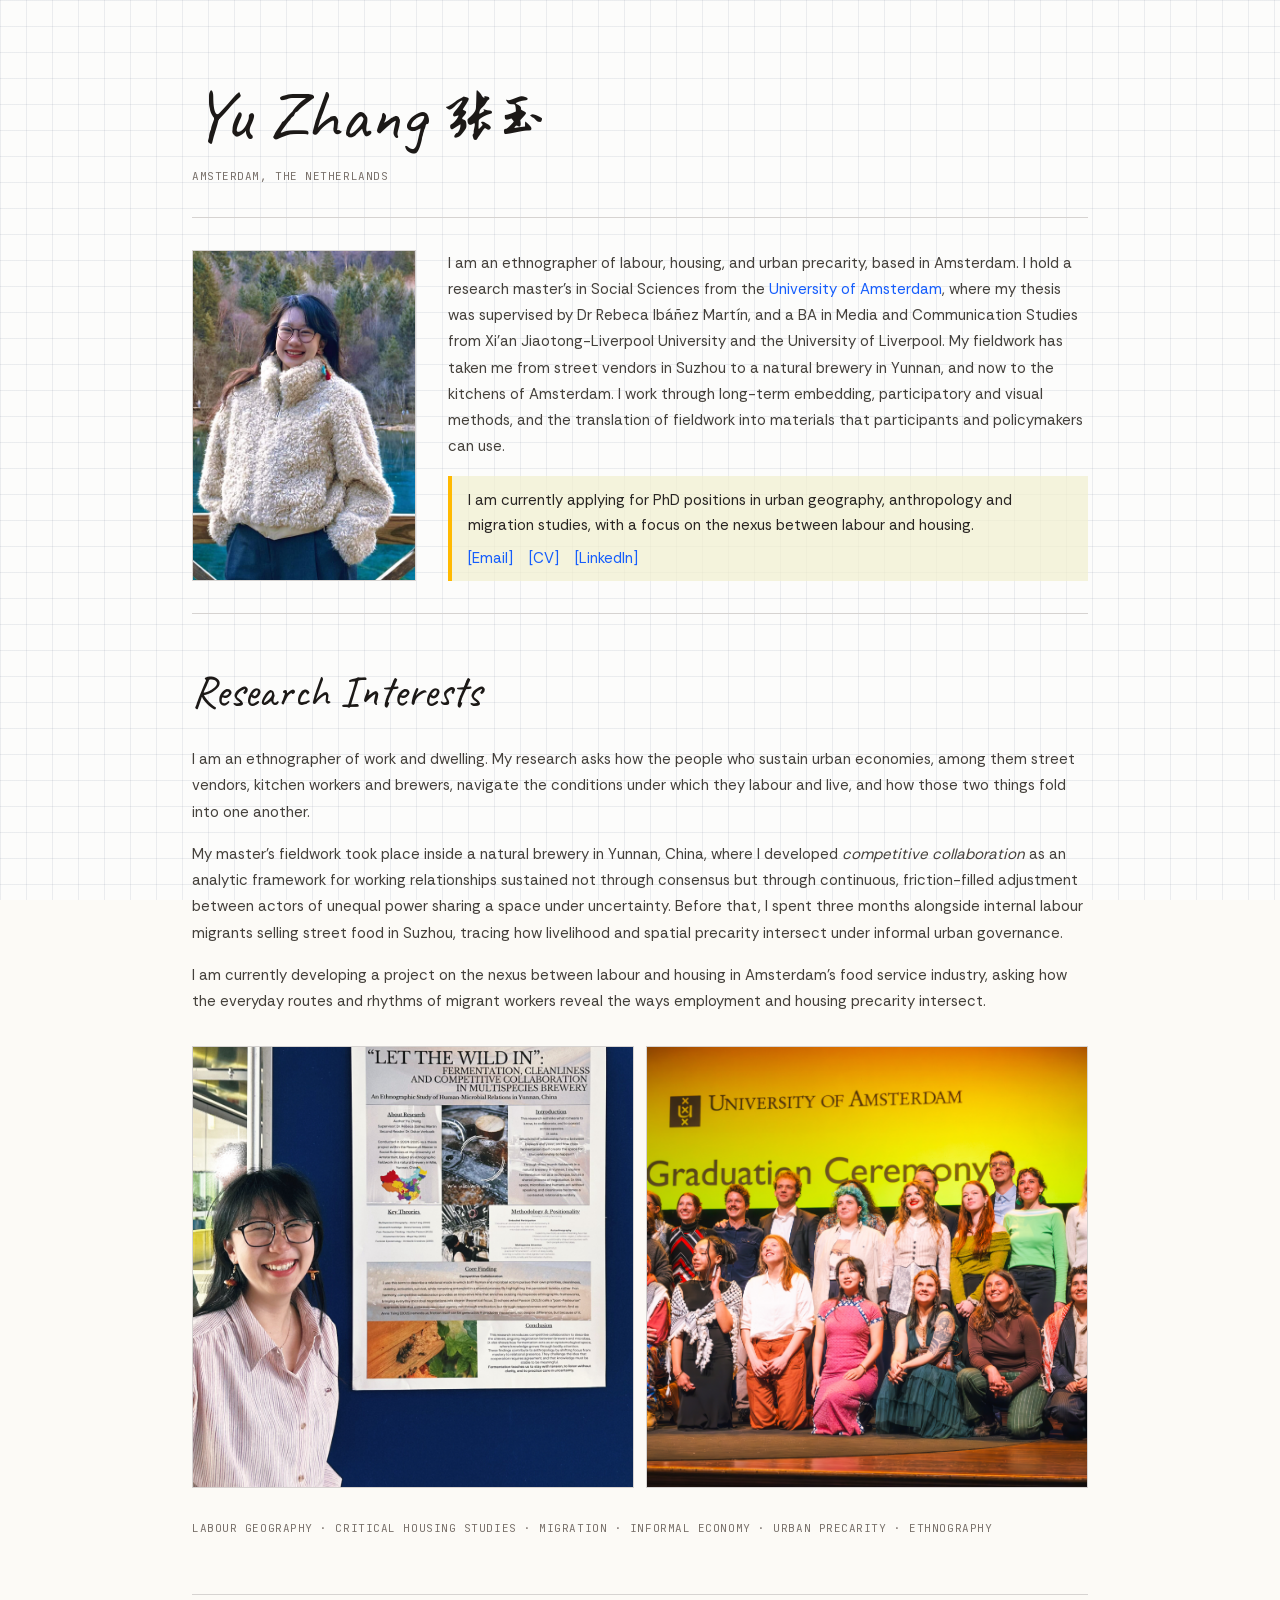
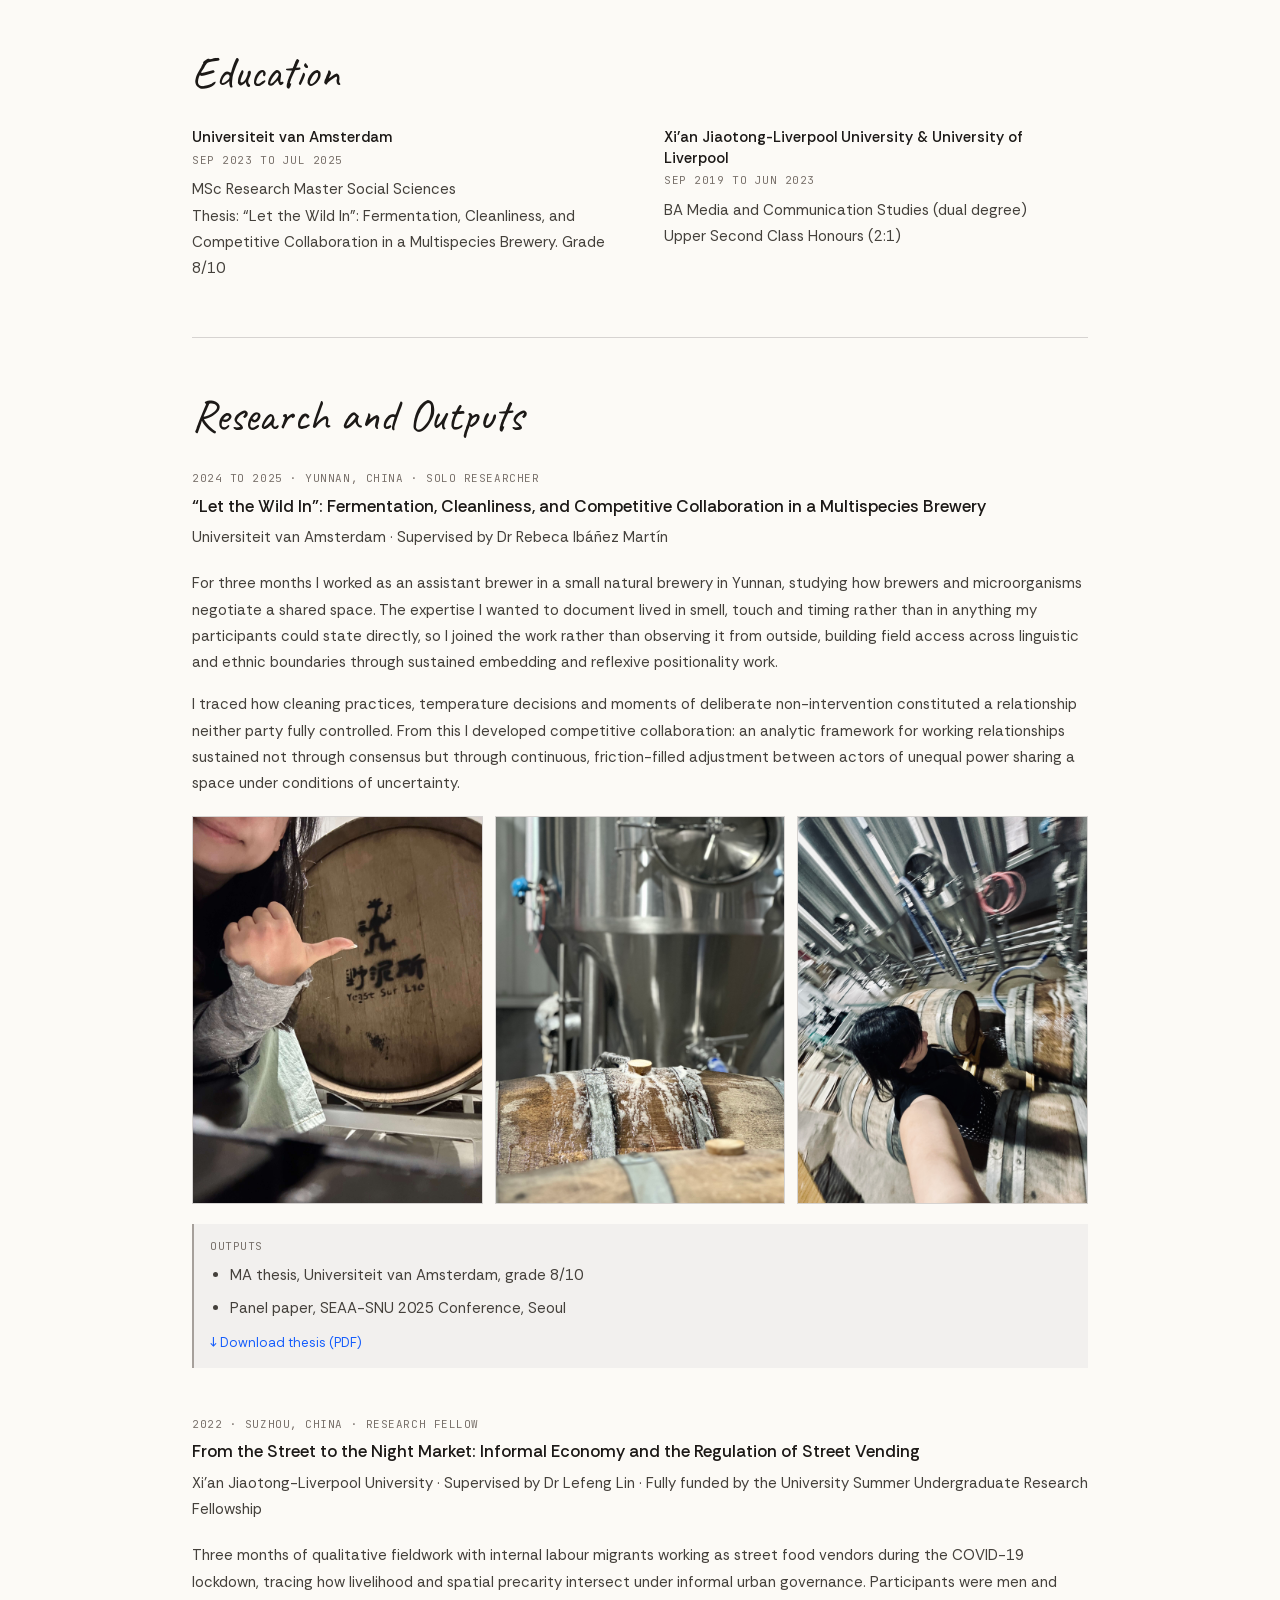
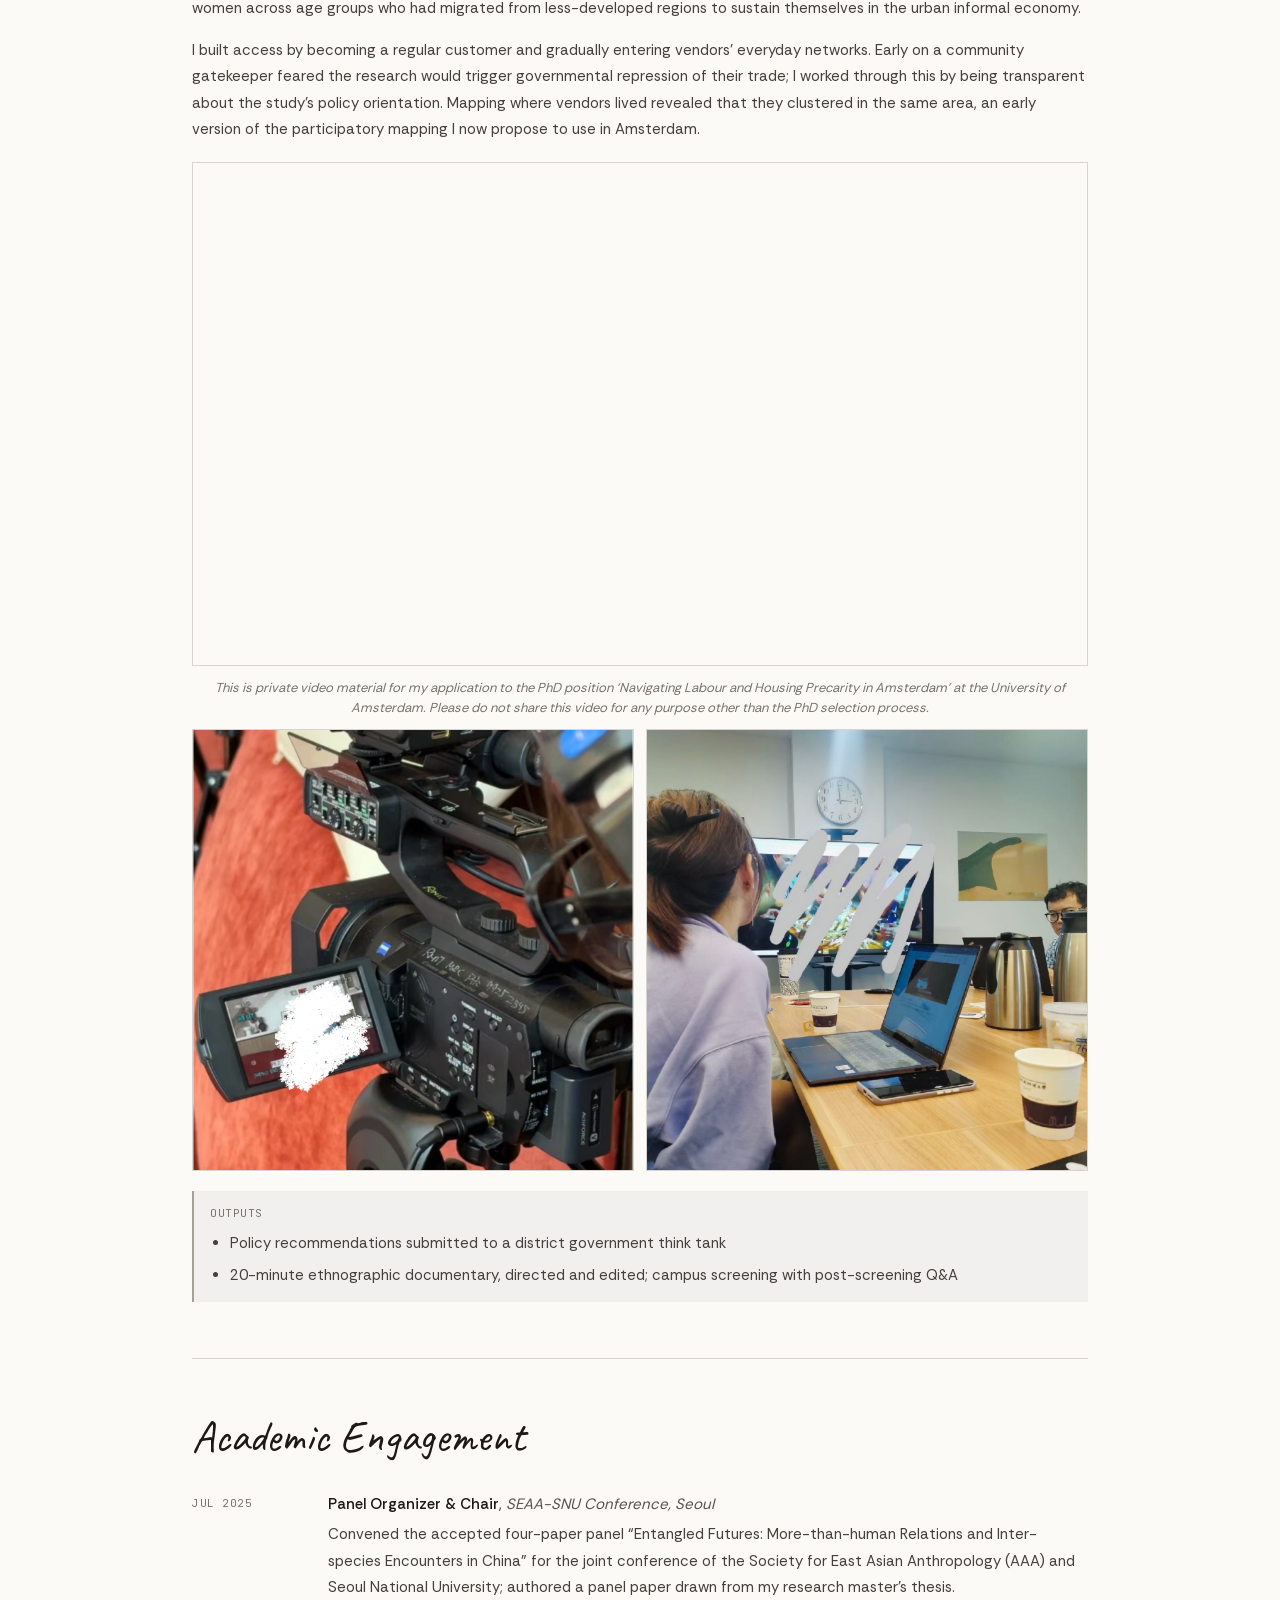
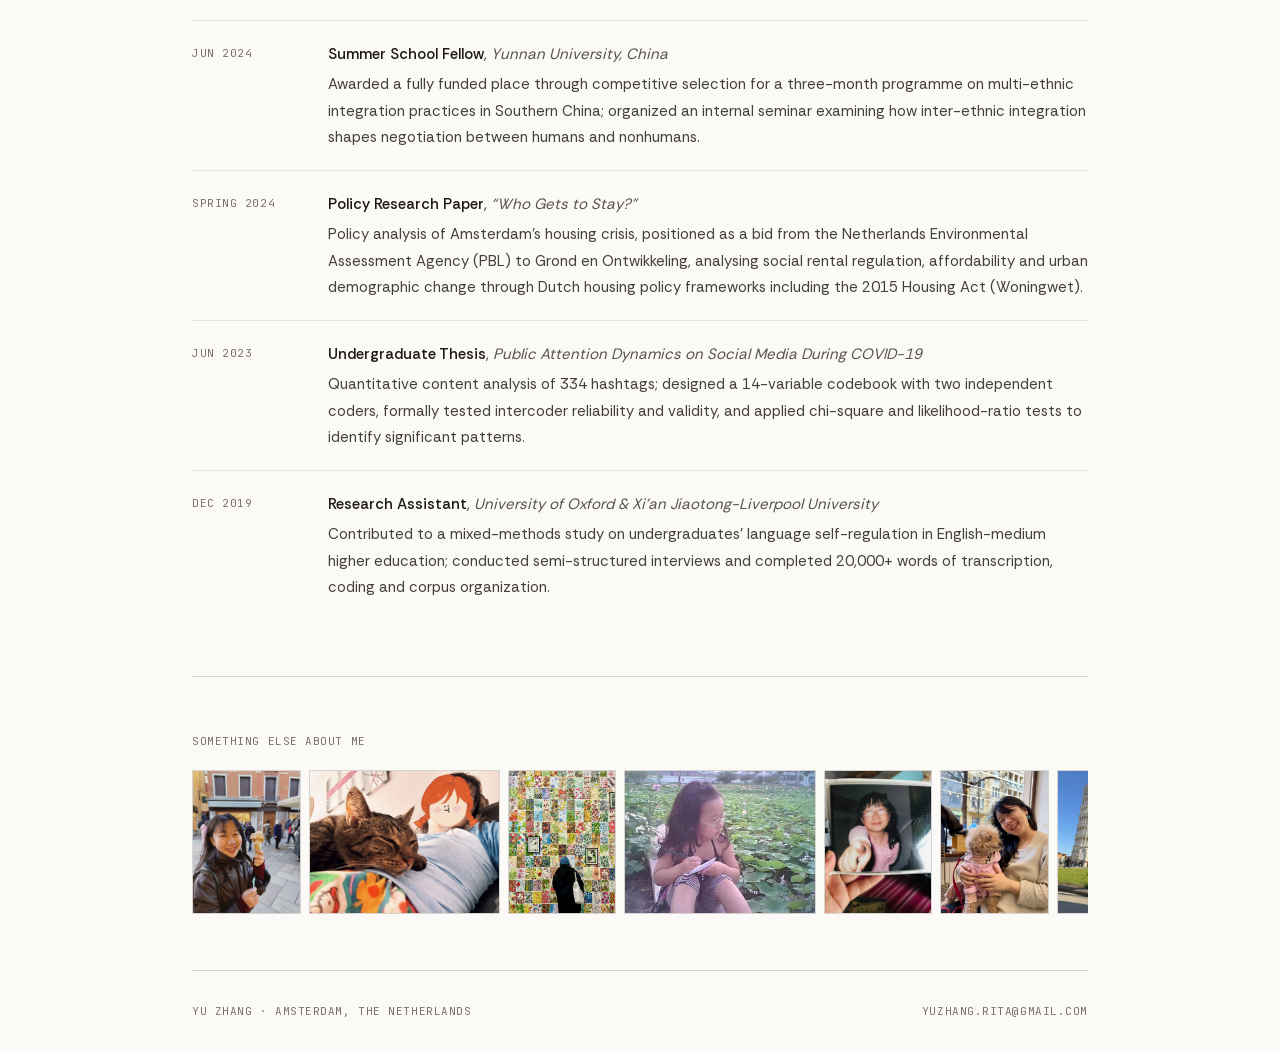
<file: research.html>
<!DOCTYPE html><html lang="en" class="rethink_sans_ccc28ff9-module__qGttzG__variable gowun_batang_3cbf0f31-module__8-HoWG__variable caveat_997a684e-module__Et3V1q__variable jetbrains_mono_65475aa-module__RPHOIW__variable"><head><meta charSet="utf-8"/><meta name="viewport" content="width=device-width, initial-scale=1"/><link rel="preload" href="/_next/static/media/038187927b76e879-s.p.0~4t3rxgvt53a.woff2" as="font" crossorigin="" type="font/woff2"/><link rel="preload" href="/_next/static/media/03abb6b3c682a0ef-s.p.00ee_y9161a-8.woff2" as="font" crossorigin="" type="font/woff2"/><link rel="preload" href="/_next/static/media/04ca3211689ae0a8-s.p.01._~cthopo_8.woff2" as="font" crossorigin="" type="font/woff2"/><link rel="preload" href="/_next/static/media/051742360c26797e-s.p.0f97p8c3305p~.woff2" as="font" crossorigin="" type="font/woff2"/><link rel="preload" href="/_next/static/media/05ae2b72a666601b-s.p.07p_rzd7mv2ra.woff2" as="font" crossorigin="" type="font/woff2"/><link rel="preload" href="/_next/static/media/078929833dddc930-s.p.13okphkc-0~ua.woff2" as="font" crossorigin="" type="font/woff2"/><link rel="preload" href="/_next/static/media/084fd7af3787ebe8-s.p.0sw_dzrmnoryy.woff2" as="font" crossorigin="" type="font/woff2"/><link rel="preload" href="/_next/static/media/0a80bce8db811f79-s.p.0tc-ywrqjxtz7.woff2" as="font" crossorigin="" type="font/woff2"/><link rel="preload" href="/_next/static/media/0ced19e4530075c8-s.p.124a.4llcp_dg.woff2" as="font" crossorigin="" type="font/woff2"/><link rel="preload" href="/_next/static/media/0dc02305a3505331-s.p.045lmq4bb63op.woff2" as="font" crossorigin="" type="font/woff2"/><link rel="preload" href="/_next/static/media/0e47ce7ee8e74ec4-s.p.0o35sck8abr26.woff2" as="font" crossorigin="" type="font/woff2"/><link rel="preload" href="/_next/static/media/0ec6a846b01669fa-s.p.015-~456x4iwu.woff2" as="font" crossorigin="" type="font/woff2"/><link rel="preload" href="/_next/static/media/0fbe8b45e8733db5-s.p.0.4n_n9y4ue2_.woff2" as="font" crossorigin="" type="font/woff2"/><link rel="preload" href="/_next/static/media/12ea4a5ef2c22677-s.p.0s6sg4q6dk8_c.woff2" as="font" crossorigin="" type="font/woff2"/><link rel="preload" href="/_next/static/media/1448de807ce680bf-s.p.12bsnv0dsux2h.woff2" as="font" crossorigin="" type="font/woff2"/><link rel="preload" href="/_next/static/media/147b931d04cd1a05-s.p.0ta54m19yog7~.woff2" as="font" crossorigin="" type="font/woff2"/><link rel="preload" href="/_next/static/media/161a6dc70e6b5778-s.p.0mvcfjolm.0dn.woff2" as="font" crossorigin="" type="font/woff2"/><link rel="preload" href="/_next/static/media/1d58012a7921454c-s.p.0tknup41s528o.woff2" as="font" crossorigin="" type="font/woff2"/><link rel="preload" href="/_next/static/media/1e0f8a3cddd81ecb-s.p.0xe.~0zgeq3yg.woff2" as="font" crossorigin="" type="font/woff2"/><link rel="preload" href="/_next/static/media/2064728aaf8875dd-s.p.101hh_kfe.s2w.woff2" as="font" crossorigin="" type="font/woff2"/><link rel="preload" href="/_next/static/media/21ed6c35a69adae1-s.p.0id2d1jkds.qy.woff2" as="font" crossorigin="" type="font/woff2"/><link rel="preload" href="/_next/static/media/25b967476ba13b6d-s.p.0~-_22s7a47x7.woff2" as="font" crossorigin="" type="font/woff2"/><link rel="preload" href="/_next/static/media/2a562836181be25a-s.p.0ijka~j0yh0m6.woff2" as="font" crossorigin="" type="font/woff2"/><link rel="preload" href="/_next/static/media/30ebca15d88ba78d-s.p.0lufif7c9982q.woff2" as="font" crossorigin="" type="font/woff2"/><link rel="preload" href="/_next/static/media/30fd58d012799a89-s.p.0q28k7kzfuxtq.woff2" as="font" crossorigin="" type="font/woff2"/><link rel="preload" href="/_next/static/media/3617ca58ace11d3d-s.p.0z0k2~mpwz-3q.woff2" as="font" crossorigin="" type="font/woff2"/><link rel="preload" href="/_next/static/media/396236429292a496-s.p.0n2mb_ktnxc2i.woff2" as="font" crossorigin="" type="font/woff2"/><link rel="preload" href="/_next/static/media/39a079bdcba168cd-s.p.0v~rbkl5o_uu3.woff2" as="font" crossorigin="" type="font/woff2"/><link rel="preload" href="/_next/static/media/3c6b447269265f14-s.p.01pewo8l3uf0r.woff2" as="font" crossorigin="" type="font/woff2"/><link rel="preload" href="/_next/static/media/3f158a7119001fa0-s.p.05pd91d620.p6.woff2" as="font" crossorigin="" type="font/woff2"/><link rel="preload" href="/_next/static/media/41b945188eac071f-s.p.0ajdng.zesuee.woff2" as="font" crossorigin="" type="font/woff2"/><link rel="preload" href="/_next/static/media/45e6388e627e8df5-s.p.03edc-36vvgdy.woff2" as="font" crossorigin="" type="font/woff2"/><link rel="preload" href="/_next/static/media/46d5e8e5d63842c1-s.p.0jxld0gsb-3o9.woff2" as="font" crossorigin="" type="font/woff2"/><link rel="preload" href="/_next/static/media/493e8d144adc46f8-s.p.0e~6zwhp~62h..woff2" as="font" crossorigin="" type="font/woff2"/><link rel="preload" href="/_next/static/media/4b27254891ee8dde-s.p.0dddqnsx94uh6.woff2" as="font" crossorigin="" type="font/woff2"/><link rel="preload" href="/_next/static/media/51e4f64a7cf94e1f-s.p.0~h7z3f1d3da-.woff2" as="font" crossorigin="" type="font/woff2"/><link rel="preload" href="/_next/static/media/575cea38fe133190-s.p.0t1mqrogwx2v3.woff2" as="font" crossorigin="" type="font/woff2"/><link rel="preload" href="/_next/static/media/58770e61fc5f1bc6-s.p.0psfcccufsx5~.woff2" as="font" crossorigin="" type="font/woff2"/><link rel="preload" href="/_next/static/media/59b2ed5ec2bb28b8-s.p.0u~3t84vqcnw-.woff2" as="font" crossorigin="" type="font/woff2"/><link rel="preload" href="/_next/static/media/5b10caec878893dc-s.p.17lg5x~v5gyyz.woff2" as="font" crossorigin="" type="font/woff2"/><link rel="preload" href="/_next/static/media/60a9a3100c6dd9eb-s.p.0hf~f2hbzdov3.woff2" as="font" crossorigin="" type="font/woff2"/><link rel="preload" href="/_next/static/media/629bcf8ca15961c7-s.p.0io~tmchy63fq.woff2" as="font" crossorigin="" type="font/woff2"/><link rel="preload" href="/_next/static/media/675a7a65b85cd646-s.p.0h6z0iaw_pff2.woff2" as="font" crossorigin="" type="font/woff2"/><link rel="preload" href="/_next/static/media/6893745f1c621fde-s.p.0uty3ar9dw6sn.woff2" as="font" crossorigin="" type="font/woff2"/><link rel="preload" href="/_next/static/media/6b7380b40958ada9-s.p.0v5xc4~j6gqs3.woff2" as="font" crossorigin="" type="font/woff2"/><link rel="preload" href="/_next/static/media/6f235d41f0df121e-s.p.0ywy8h~ep9f4c.woff2" as="font" crossorigin="" type="font/woff2"/><link rel="preload" href="/_next/static/media/6f8e5b93886a04b1-s.p.0-fi3uxnfqytd.woff2" as="font" crossorigin="" type="font/woff2"/><link rel="preload" href="/_next/static/media/70af0f76d6dc5fa6-s.p.0ii-f_cf9ljmh.woff2" as="font" crossorigin="" type="font/woff2"/><link rel="preload" href="/_next/static/media/71bf6bf24a88ce19-s.p.0837281qk0p31.woff2" as="font" crossorigin="" type="font/woff2"/><link rel="preload" href="/_next/static/media/760ddf2b29669039-s.p.0raj9v69cwa_e.woff2" as="font" crossorigin="" type="font/woff2"/><link rel="preload" href="/_next/static/media/7613363e4e64a5b3-s.p.0ygtia.lj._li.woff2" as="font" crossorigin="" type="font/woff2"/><link rel="preload" href="/_next/static/media/78c941b594f09a78-s.p.15sphque4hjpm.woff2" as="font" crossorigin="" type="font/woff2"/><link rel="preload" href="/_next/static/media/798bee1cad16d1de-s.p.0eh~n.~52gyo2.woff2" as="font" crossorigin="" type="font/woff2"/><link rel="preload" href="/_next/static/media/79c41c04c56802d4-s.p.0k106m~fq3f1..woff2" as="font" crossorigin="" type="font/woff2"/><link rel="preload" href="/_next/static/media/7e507754ca407bfa-s.p.0aao_f.~w6by6.woff2" as="font" crossorigin="" type="font/woff2"/><link rel="preload" href="/_next/static/media/7fd41af8a0c86405-s.p.09j~0y8nyld2c.woff2" as="font" crossorigin="" type="font/woff2"/><link rel="preload" href="/_next/static/media/852ee89b41ac7069-s.p.006~~4hh4a47n.woff2" as="font" crossorigin="" type="font/woff2"/><link rel="preload" href="/_next/static/media/868c42438a9b8096-s.p.084lw8r6~nx48.woff2" as="font" crossorigin="" type="font/woff2"/><link rel="preload" href="/_next/static/media/86b404374e5e0c48-s.p.0s2wv54dybj6x.woff2" as="font" crossorigin="" type="font/woff2"/><link rel="preload" href="/_next/static/media/938b84cfd73377ea-s.p.09lhmjtxzl9ij.woff2" as="font" crossorigin="" type="font/woff2"/><link rel="preload" href="/_next/static/media/944fa5fe92c824bc-s.p.0typk1xyaevuv.woff2" as="font" crossorigin="" type="font/woff2"/><link rel="preload" href="/_next/static/media/94fe4fcb04408a41-s.p.0k~wspvov1g.3.woff2" as="font" crossorigin="" type="font/woff2"/><link rel="preload" href="/_next/static/media/98b60be8eb64137b-s.p.0l7qd_acu968i.woff2" as="font" crossorigin="" type="font/woff2"/><link rel="preload" href="/_next/static/media/9962c9d56734f388-s.p.05bxr00g0mym_.woff2" as="font" crossorigin="" type="font/woff2"/><link rel="preload" href="/_next/static/media/9b163b924e439a4c-s.p.0rd2uf6.59bxr.woff2" as="font" crossorigin="" type="font/woff2"/><link rel="preload" href="/_next/static/media/9e681c6c74624013-s.p.0u_4bj00-v4au.woff2" as="font" crossorigin="" type="font/woff2"/><link rel="preload" href="/_next/static/media/9f9aab94feb87101-s.p.03ljx_~xi3k0f.woff2" as="font" crossorigin="" type="font/woff2"/><link rel="preload" href="/_next/static/media/9fbf327b251a17ee-s.p.0.pe21qgo0-78.woff2" as="font" crossorigin="" type="font/woff2"/><link rel="preload" href="/_next/static/media/a14cd8f05c18b1f8-s.p.1368qbqimf_p-.woff2" as="font" crossorigin="" type="font/woff2"/><link rel="preload" href="/_next/static/media/a79f92f0fc22e6cf-s.p.0p2~jvzmhplec.woff2" as="font" crossorigin="" type="font/woff2"/><link rel="preload" href="/_next/static/media/a85fe84266768609-s.p.05b418i5bs~lg.woff2" as="font" crossorigin="" type="font/woff2"/><link rel="preload" href="/_next/static/media/af478636e14b09da-s.p.0~z69jl45dl9_.woff2" as="font" crossorigin="" type="font/woff2"/><link rel="preload" href="/_next/static/media/b52bcf1bbc6211d5-s.p.0gf970g63czp6.woff2" as="font" crossorigin="" type="font/woff2"/><link rel="preload" href="/_next/static/media/bb0c31fa0cf16376-s.p.13j75i3p_wqv-.woff2" as="font" crossorigin="" type="font/woff2"/><link rel="preload" href="/_next/static/media/bd8354b5da144dc0-s.p.0t5a7n-du61st.woff2" as="font" crossorigin="" type="font/woff2"/><link rel="preload" href="/_next/static/media/bed21e49fccc64d3-s.p.0ljc3bxe0f2cr.woff2" as="font" crossorigin="" type="font/woff2"/><link rel="preload" href="/_next/static/media/bf61189fecb76af7-s.p.0vublzl_1.68f.woff2" as="font" crossorigin="" type="font/woff2"/><link rel="preload" href="/_next/static/media/c3e232b45c691d80-s.p.0s2orn41ublvn.woff2" as="font" crossorigin="" type="font/woff2"/><link rel="preload" href="/_next/static/media/c5eb148787fe7970-s.p.0c-b13fey56c7.woff2" as="font" crossorigin="" type="font/woff2"/><link rel="preload" href="/_next/static/media/c63ba95ab7e9c18d-s.p.0ho-55saw~5rx.woff2" as="font" crossorigin="" type="font/woff2"/><link rel="preload" href="/_next/static/media/ca8b43c84740be1e-s.p.14xpd4x6y8kxh.woff2" as="font" crossorigin="" type="font/woff2"/><link rel="preload" href="/_next/static/media/ca9b89bb35bce2e4-s.p.0_81efg4mie1..woff2" as="font" crossorigin="" type="font/woff2"/><link rel="preload" href="/_next/static/media/ccaccc95e90e3950-s.p.12urvm-hkille.woff2" as="font" crossorigin="" type="font/woff2"/><link rel="preload" href="/_next/static/media/d776371a18e756c1-s.p.0e5if99_wai0_.woff2" as="font" crossorigin="" type="font/woff2"/><link rel="preload" href="/_next/static/media/d9cc5dbb03d62659-s.p.02d7i4ri9v73g.woff2" as="font" crossorigin="" type="font/woff2"/><link rel="preload" href="/_next/static/media/da2be8643b473d64-s.p.149_rn8y92ffr.woff2" as="font" crossorigin="" type="font/woff2"/><link rel="preload" href="/_next/static/media/daf9aace86ba66fa-s.p.02vs-t0dpq9z1.woff2" as="font" crossorigin="" type="font/woff2"/><link rel="preload" href="/_next/static/media/e5244286897cf4bc-s.p.16z8bqy20spct.woff2" as="font" crossorigin="" type="font/woff2"/><link rel="preload" href="/_next/static/media/e756270ead040878-s.p.0l2mq9uswc~a-.woff2" as="font" crossorigin="" type="font/woff2"/><link rel="preload" href="/_next/static/media/e8a03a010d40f7d2-s.p.16we4qe1rfbl~.woff2" as="font" crossorigin="" type="font/woff2"/><link rel="preload" href="/_next/static/media/efe41f4d674ce509-s.p.0grg-mnbfau5_.woff2" as="font" crossorigin="" type="font/woff2"/><link rel="preload" href="/_next/static/media/f191b0c6d843220b-s.p.17a379-cgdg6d.woff2" as="font" crossorigin="" type="font/woff2"/><link rel="preload" href="/_next/static/media/f1e8f748f128a704-s.p.0zy.gucty2job.woff2" as="font" crossorigin="" type="font/woff2"/><link rel="preload" href="/_next/static/media/f2eb4c8acb66b58d-s.p.05t8yu_-nfm6n.woff2" as="font" crossorigin="" type="font/woff2"/><link rel="preload" href="/_next/static/media/f66c82b282f3deac-s.p.0v9np7ok3pskf.woff2" as="font" crossorigin="" type="font/woff2"/><link rel="preload" href="/_next/static/media/f80e775f949431f5-s.p.0nlbu6ae6gv.5.woff2" as="font" crossorigin="" type="font/woff2"/><link rel="preload" href="/_next/static/media/fe38c2966e5f4639-s.p.0v4vgx37j~24x.woff2" as="font" crossorigin="" type="font/woff2"/><link rel="preload" as="image" href="/assets/me.jpg"/><link rel="stylesheet" href="/_next/static/chunks/0u5g_-.whrq2r.css" data-precedence="next"/><link rel="preload" as="script" fetchPriority="low" href="/_next/static/chunks/0k_kqued9fhu5.js"/><script src="/_next/static/chunks/00~r-54vsv9y3.js" async=""></script><script src="/_next/static/chunks/0v9c2uadhpd-i.js" async=""></script><script src="/_next/static/chunks/08jg4xup4aq1z.js" async=""></script><script src="/_next/static/chunks/turbopack-0mx6e_yelyg.x.js" async=""></script><script src="/_next/static/chunks/0ecau2j~avd.1.js" async=""></script><script src="/_next/static/chunks/0vwodze11lav..js" async=""></script><script src="/_next/static/chunks/0b3qobhiti44y.js" async=""></script><link rel="preload" href="https://fonts.googleapis.com/css2?family=Zhi+Mang+Xing&amp;text=%E5%BC%A0%E7%8E%89&amp;display=swap" as="style"/><link rel="preload" href="https://www.googletagmanager.com/gtag/js?id=G-0FGX256LQV" as="script"/><meta name="next-size-adjust" content=""/><title>Research | Yu Zhang</title><meta name="description" content="Yu Zhang, ethnographer of labour, housing, and urban precarity. Research interests, fieldwork, outputs, and academic engagement."/><link rel="icon" href="/favicon.png"/><script src="/_next/static/chunks/03~yq9q893hmn.js" noModule=""></script></head><body class="min-h-full flex flex-col bg-[#FCFAF6] text-stone-900 antialiased xl:px-32 2xl:px-64"><div hidden=""><!--$--><!--/$--></div><link rel="stylesheet" href="https://fonts.googleapis.com/css2?family=Zhi+Mang+Xing&amp;text=%E5%BC%A0%E7%8E%89&amp;display=swap"/><div class="fixed inset-0 -z-10" style="background-color:#fcfcfb;background-image:linear-gradient(to right, rgba(120,133,150,0.13) 1px, transparent 1px),linear-gradient(to bottom, rgba(120,133,150,0.13) 1px, transparent 1px);background-size:26px 26px" aria-hidden="true"></div><main class="relative px-4 md:px-5"><div class="max-w-4xl mx-auto"><header class="pt-14 md:pt-20"><h1 class="text-6xl md:text-7xl leading-none text-stone-900 mb-4" style="font-family:var(--font-hand)">Yu Zhang<span class="ml-4 text-5xl md:text-6xl align-baseline" style="font-family:&quot;Zhi Mang Xing&quot;, cursive">张玉</span></h1><p class="text-[11px] tracking-wider uppercase text-stone-500" style="font-family:var(--font-mono)">Amsterdam, the Netherlands</p><hr class="border-t border-stone-300 my-8"/><div class="flex flex-col sm:flex-row gap-6 sm:gap-8"><div class="relative w-full aspect-[4/5] sm:w-56 sm:aspect-auto shrink-0 overflow-hidden border border-stone-300"><img alt="Portrait of Yu Zhang" loading="eager" decoding="async" data-nimg="fill" class="object-cover object-center" style="position:absolute;height:100%;width:100%;left:0;top:0;right:0;bottom:0;color:transparent" src="/assets/me.jpg"/></div><div class="flex flex-col gap-4"><p class="text-[15px] leading-[1.75] text-stone-700">I am an ethnographer of labour, housing, and urban precarity, based in Amsterdam. I hold a research master&#x27;s in Social Sciences from the<!-- --> <a class="text-blue-600 hover:underline" href="https://www.uva.nl/en">University of Amsterdam</a>, where my thesis was supervised by Dr Rebeca Ibáñez Martín, and a BA in Media and Communication Studies from Xi&#x27;an Jiaotong-Liverpool University and the University of Liverpool. My fieldwork has taken me from street vendors in Suzhou to a natural brewery in Yunnan, and now to the kitchens of Amsterdam. I work through long-term embedding, participatory and visual methods, and the translation of fieldwork into materials that participants and policymakers can use.</p><div class="border-l-4 border-amber-400 bg-[#F1F0CF]/70 px-4 py-3"><p class="text-[15px] leading-[1.7] text-stone-800">I am currently applying for PhD positions in urban geography, anthropology and migration studies, with a focus on the nexus between labour and housing.</p><div class="flex flex-wrap gap-x-4 gap-y-1 mt-2"><a href="mailto:yuzhang.rita@gmail.com" class="text-[15px] text-blue-600 hover:underline">[<!-- -->Email<!-- -->]</a><a href="/assets/cv.pdf" class="text-[15px] text-blue-600 hover:underline">[<!-- -->CV<!-- -->]</a><a href="https://www.linkedin.com/in/yu-zhang-nl" class="text-[15px] text-blue-600 hover:underline">[<!-- -->LinkedIn<!-- -->]</a></div></div></div></div><hr class="border-t border-stone-300 mt-8"/></header><section class="py-12 md:py-14"><h2 class="text-4xl md:text-[2.75rem] leading-none text-stone-900 mb-8" style="font-family:var(--font-hand)">Research Interests</h2><div class="flex flex-col gap-4"><p class="text-[15px] leading-[1.75] text-stone-700">I am an ethnographer of work and dwelling. My research asks how the people who sustain urban economies, among them street vendors, kitchen workers and brewers, navigate the conditions under which they labour and live, and how those two things fold into one another.</p><p class="text-[15px] leading-[1.75] text-stone-700">My master&#x27;s fieldwork took place inside a natural brewery in Yunnan, China, where I developed <em>competitive collaboration</em> as an analytic framework for working relationships sustained not through consensus but through continuous, friction-filled adjustment between actors of unequal power sharing a space under uncertainty. Before that, I spent three months alongside internal labour migrants selling street food in Suzhou, tracing how livelihood and spatial precarity intersect under informal urban governance.</p><p class="text-[15px] leading-[1.75] text-stone-700">I am currently developing a project on the nexus between labour and housing in Amsterdam&#x27;s food service industry, asking how the everyday routes and rhythms of migrant workers reveal the ways employment and housing precarity intersect.</p></div><div class="grid grid-cols-1 sm:grid-cols-2 gap-3 mt-8"><div class="relative w-full overflow-hidden border border-stone-300 aspect-square"><img alt="Yu Zhang beside her thesis poster, “Let the Wild In”, at the University of Amsterdam" loading="lazy" decoding="async" data-nimg="fill" class="object-cover object-center" style="position:absolute;height:100%;width:100%;left:0;top:0;right:0;bottom:0;color:transparent" src="/assets/thesis.jpg"/></div><div class="relative w-full overflow-hidden border border-stone-300 aspect-square"><img alt="Yu Zhang with her cohort on stage at the University of Amsterdam graduation ceremony" loading="lazy" decoding="async" data-nimg="fill" class="object-cover object-center" style="position:absolute;height:100%;width:100%;left:0;top:0;right:0;bottom:0;color:transparent" src="/assets/grad3.JPG"/></div></div><p class="text-[11px] tracking-wider uppercase text-stone-500 mt-8 leading-relaxed" style="font-family:var(--font-mono)">Labour geography · Critical housing studies · Migration · Informal economy · Urban precarity · Ethnography</p></section><section class="py-12 md:py-14 border-t border-stone-300"><h2 class="text-4xl md:text-[2.75rem] leading-none text-stone-900 mb-8" style="font-family:var(--font-hand)">Education</h2><div class="grid grid-cols-1 md:grid-cols-2 gap-x-12 gap-y-8"><div><h3 class="text-[15px] font-medium text-stone-900 leading-snug mb-1">Universiteit van Amsterdam</h3><p class="text-[11px] tracking-wider uppercase text-stone-500 mb-2" style="font-family:var(--font-mono)">Sep 2023 to Jul 2025</p><p class="text-[15px] leading-[1.75] text-stone-700">MSc Research Master Social Sciences</p><p class="text-[15px] leading-[1.75] text-stone-700 text-stone-500">Thesis: “Let the Wild In”: Fermentation, Cleanliness, and Competitive Collaboration in a Multispecies Brewery. Grade 8/10</p></div><div><h3 class="text-[15px] font-medium text-stone-900 leading-snug mb-1">Xi&#x27;an Jiaotong-Liverpool University &amp; University of Liverpool</h3><p class="text-[11px] tracking-wider uppercase text-stone-500 mb-2" style="font-family:var(--font-mono)">Sep 2019 to Jun 2023</p><p class="text-[15px] leading-[1.75] text-stone-700">BA Media and Communication Studies (dual degree)</p><p class="text-[15px] leading-[1.75] text-stone-700 text-stone-500">Upper Second Class Honours (2:1)</p></div></div></section><section class="py-12 md:py-14 border-t border-stone-300"><h2 class="text-4xl md:text-[2.75rem] leading-none text-stone-900 mb-8" style="font-family:var(--font-hand)">Research and Outputs</h2><div class="flex flex-col gap-12"><article class="flex flex-col gap-5"><div><p class="text-[11px] tracking-wider uppercase text-stone-500 mb-2" style="font-family:var(--font-mono)">2024 to 2025 · Yunnan, China · Solo researcher</p><h3 class="text-[17px] font-medium text-stone-900 leading-snug mb-1.5">“Let the Wild In”: Fermentation, Cleanliness, and Competitive Collaboration in a Multispecies Brewery</h3><p class="text-[15px] leading-[1.75] text-stone-700 text-stone-500">Universiteit van Amsterdam · Supervised by Dr Rebeca Ibáñez Martín</p></div><div class="flex flex-col gap-4"><p class="text-[15px] leading-[1.75] text-stone-700">For three months I worked as an assistant brewer in a small natural brewery in Yunnan, studying how brewers and microorganisms negotiate a shared space. The expertise I wanted to document lived in smell, touch and timing rather than in anything my participants could state directly, so I joined the work rather than observing it from outside, building field access across linguistic and ethnic boundaries through sustained embedding and reflexive positionality work.</p><p class="text-[15px] leading-[1.75] text-stone-700">I traced how cleaning practices, temperature decisions and moments of deliberate non-intervention constituted a relationship neither party fully controlled. From this I developed competitive collaboration: an analytic framework for working relationships sustained not through consensus but through continuous, friction-filled adjustment between actors of unequal power sharing a space under conditions of uncertainty.</p></div><div class="grid grid-cols-1 sm:grid-cols-3 gap-3"><div class="relative w-full overflow-hidden border border-stone-300 aspect-[3/4]"><img alt="Yu Zhang pointing at an oak barrel branded with the brewery&#x27;s logo" loading="lazy" decoding="async" data-nimg="fill" class="object-cover object-center" style="position:absolute;height:100%;width:100%;left:0;top:0;right:0;bottom:0;color:transparent" src="/assets/beer.jpg"/></div><div class="relative w-full overflow-hidden border border-stone-300 aspect-[3/4]"><img alt="An oak barrel foaming over at the bung hole during fermentation, stainless tanks behind it" loading="lazy" decoding="async" data-nimg="fill" class="object-cover object-center" style="position:absolute;height:100%;width:100%;left:0;top:0;right:0;bottom:0;color:transparent" src="/assets/brew2.jpg"/></div><div class="relative w-full overflow-hidden border border-stone-300 aspect-[3/4]"><img alt="Yu Zhang among the oak barrels on the brewery floor" loading="lazy" decoding="async" data-nimg="fill" class="object-cover object-center" style="position:absolute;height:100%;width:100%;left:0;top:0;right:0;bottom:0;color:transparent" src="/assets/brew.jpg"/></div></div><div class="border-l-2 border-stone-400 bg-stone-200/45 px-4 py-3.5"><p class="text-[11px] tracking-wider uppercase text-stone-500 mb-2" style="font-family:var(--font-mono)">Outputs</p><ul class="flex flex-col gap-1.5 list-disc pl-5"><li class="text-[15px] leading-[1.75] text-stone-700">MA thesis, Universiteit van Amsterdam, grade 8/10</li><li class="text-[15px] leading-[1.75] text-stone-700">Panel paper, SEAA-SNU 2025 Conference, Seoul</li></ul><a href="/assets/thesis.pdf" class="mt-3 inline-block text-[13px] text-blue-600 hover:underline">↓ <!-- -->Download thesis (PDF)</a></div></article><article class="flex flex-col gap-5"><div><p class="text-[11px] tracking-wider uppercase text-stone-500 mb-2" style="font-family:var(--font-mono)">2022 · Suzhou, China · Research Fellow</p><h3 class="text-[17px] font-medium text-stone-900 leading-snug mb-1.5">From the Street to the Night Market: Informal Economy and the Regulation of Street Vending</h3><p class="text-[15px] leading-[1.75] text-stone-700 text-stone-500">Xi&#x27;an Jiaotong-Liverpool University · Supervised by Dr Lefeng Lin · Fully funded by the University Summer Undergraduate Research Fellowship</p></div><div class="flex flex-col gap-4"><p class="text-[15px] leading-[1.75] text-stone-700">Three months of qualitative fieldwork with internal labour migrants working as street food vendors during the COVID-19 lockdown, tracing how livelihood and spatial precarity intersect under informal urban governance. Participants were men and women across age groups who had migrated from less-developed regions to sustain themselves in the urban informal economy.</p><p class="text-[15px] leading-[1.75] text-stone-700">I built access by becoming a regular customer and gradually entering vendors’ everyday networks. Early on a community gatekeeper feared the research would trigger governmental repression of their trade; I worked through this by being transparent about the study’s policy orientation. Mapping where vendors lived revealed that they clustered in the same area, an early version of the participatory mapping I now propose to use in Amsterdam.</p></div><div class="flex flex-col gap-3"><div class="relative w-full aspect-video overflow-hidden border border-stone-300"><iframe src="https://www.youtube-nocookie.com/embed/uLI0PiC9Dfc" title="Ethnographic documentary on street vending in Suzhou" class="absolute inset-0 w-full h-full" allow="accelerometer; clipboard-write; encrypted-media; gyroscope; picture-in-picture; web-share" referrerPolicy="strict-origin-when-cross-origin" allowFullScreen=""></iframe></div><p class="text-[13px] italic text-stone-500 text-center">This is private video material for my application to the PhD position ‘Navigating Labour and Housing Precarity in Amsterdam’ at the University of Amsterdam. Please do not share this video for any purpose other than the PhD selection process.</p><div class="grid grid-cols-1 sm:grid-cols-2 gap-3"><div class="relative w-full overflow-hidden border border-stone-300 aspect-square"><img alt="The Sony camcorder rig used to shoot the documentary, mounted on a tripod with a wireless receiver and audio mixer" loading="lazy" decoding="async" data-nimg="fill" class="object-cover object-center" style="position:absolute;height:100%;width:100%;left:0;top:0;right:0;bottom:0;color:transparent" src="/assets/intern2.JPG"/></div><div class="relative w-full overflow-hidden border border-stone-300 aspect-square"><img alt="Reviewing documentary footage on a laptop in a meeting room during the edit" loading="lazy" decoding="async" data-nimg="fill" class="object-cover object-center" style="position:absolute;height:100%;width:100%;left:0;top:0;right:0;bottom:0;color:transparent" src="/assets/film2.jpg"/></div></div></div><div class="border-l-2 border-stone-400 bg-stone-200/45 px-4 py-3.5"><p class="text-[11px] tracking-wider uppercase text-stone-500 mb-2" style="font-family:var(--font-mono)">Outputs</p><ul class="flex flex-col gap-1.5 list-disc pl-5"><li class="text-[15px] leading-[1.75] text-stone-700">Policy recommendations submitted to a district government think tank</li><li class="text-[15px] leading-[1.75] text-stone-700">20-minute ethnographic documentary, directed and edited; campus screening with post-screening Q&amp;A</li></ul></div></article></div></section><section class="py-12 md:py-14 border-t border-stone-300"><h2 class="text-4xl md:text-[2.75rem] leading-none text-stone-900 mb-8" style="font-family:var(--font-hand)">Academic Engagement</h2><div class="flex flex-col"><article class="py-5 first:pt-0 border-b border-stone-200 last:border-b-0 grid grid-cols-1 md:grid-cols-[7rem_1fr] gap-x-6 gap-y-1.5"><p class="text-[11px] tracking-wider uppercase text-stone-500 md:pt-1" style="font-family:var(--font-mono)">Jul 2025</p><div><p class="text-[15px] leading-[1.75] text-stone-700"><span class="font-medium text-stone-900">Panel Organizer &amp; Chair</span>, <em class="text-stone-600">SEAA-SNU Conference, Seoul</em></p><p class="text-[15px] leading-[1.75] text-stone-700 text-stone-500 mt-1">Convened the accepted four-paper panel “Entangled Futures: More-than-human Relations and Inter-species Encounters in China” for the joint conference of the Society for East Asian Anthropology (AAA) and Seoul National University; authored a panel paper drawn from my research master&#x27;s thesis.</p></div></article><article class="py-5 first:pt-0 border-b border-stone-200 last:border-b-0 grid grid-cols-1 md:grid-cols-[7rem_1fr] gap-x-6 gap-y-1.5"><p class="text-[11px] tracking-wider uppercase text-stone-500 md:pt-1" style="font-family:var(--font-mono)">Jun 2024</p><div><p class="text-[15px] leading-[1.75] text-stone-700"><span class="font-medium text-stone-900">Summer School Fellow</span>, <em class="text-stone-600">Yunnan University, China</em></p><p class="text-[15px] leading-[1.75] text-stone-700 text-stone-500 mt-1">Awarded a fully funded place through competitive selection for a three-month programme on multi-ethnic integration practices in Southern China; organized an internal seminar examining how inter-ethnic integration shapes negotiation between humans and nonhumans.</p></div></article><article class="py-5 first:pt-0 border-b border-stone-200 last:border-b-0 grid grid-cols-1 md:grid-cols-[7rem_1fr] gap-x-6 gap-y-1.5"><p class="text-[11px] tracking-wider uppercase text-stone-500 md:pt-1" style="font-family:var(--font-mono)">Spring 2024</p><div><p class="text-[15px] leading-[1.75] text-stone-700"><span class="font-medium text-stone-900">Policy Research Paper</span>, <em class="text-stone-600">“Who Gets to Stay?”</em></p><p class="text-[15px] leading-[1.75] text-stone-700 text-stone-500 mt-1">Policy analysis of Amsterdam&#x27;s housing crisis, positioned as a bid from the Netherlands Environmental Assessment Agency (PBL) to Grond en Ontwikkeling, analysing social rental regulation, affordability and urban demographic change through Dutch housing policy frameworks including the 2015 Housing Act (Woningwet).</p></div></article><article class="py-5 first:pt-0 border-b border-stone-200 last:border-b-0 grid grid-cols-1 md:grid-cols-[7rem_1fr] gap-x-6 gap-y-1.5"><p class="text-[11px] tracking-wider uppercase text-stone-500 md:pt-1" style="font-family:var(--font-mono)">Jun 2023</p><div><p class="text-[15px] leading-[1.75] text-stone-700"><span class="font-medium text-stone-900">Undergraduate Thesis</span>, <em class="text-stone-600">Public Attention Dynamics on Social Media During COVID-19</em></p><p class="text-[15px] leading-[1.75] text-stone-700 text-stone-500 mt-1">Quantitative content analysis of 334 hashtags; designed a 14-variable codebook with two independent coders, formally tested intercoder reliability and validity, and applied chi-square and likelihood-ratio tests to identify significant patterns.</p></div></article><article class="py-5 first:pt-0 border-b border-stone-200 last:border-b-0 grid grid-cols-1 md:grid-cols-[7rem_1fr] gap-x-6 gap-y-1.5"><p class="text-[11px] tracking-wider uppercase text-stone-500 md:pt-1" style="font-family:var(--font-mono)">Dec 2019</p><div><p class="text-[15px] leading-[1.75] text-stone-700"><span class="font-medium text-stone-900">Research Assistant</span>, <em class="text-stone-600">University of Oxford &amp; Xi&#x27;an Jiaotong-Liverpool University</em></p><p class="text-[15px] leading-[1.75] text-stone-700 text-stone-500 mt-1">Contributed to a mixed-methods study on undergraduates&#x27; language self-regulation in English-medium higher education; conducted semi-structured interviews and completed 20,000+ words of transcription, coding and corpus organization.</p></div></article></div></section><section class="py-12 md:py-14 border-t border-stone-300"><p class="text-[11px] tracking-wider uppercase text-stone-500 mb-5" style="font-family:var(--font-mono)">Something else about me</p><div class="overflow-hidden"><div class="flex w-max gap-2 film-roll-track"><div class="flex gap-2"><img alt="" loading="lazy" width="2461" height="1779" decoding="async" data-nimg="1" class="h-36 w-auto max-w-none shrink-0 border border-stone-300 object-cover" style="color:transparent" src="/assets/gallery/1.jpeg"/><img alt="" loading="lazy" width="960" height="1280" decoding="async" data-nimg="1" class="h-36 w-auto max-w-none shrink-0 border border-stone-300 object-cover" style="color:transparent" src="/assets/gallery/2.jpeg"/><img alt="" loading="lazy" width="4032" height="3024" decoding="async" data-nimg="1" class="h-36 w-auto max-w-none shrink-0 border border-stone-300 object-cover" style="color:transparent" src="/assets/gallery/3.jpeg"/><img alt="" loading="lazy" width="2619" height="3492" decoding="async" data-nimg="1" class="h-36 w-auto max-w-none shrink-0 border border-stone-300 object-cover" style="color:transparent" src="/assets/gallery/4.jpg"/><img alt="" loading="lazy" width="3024" height="4032" decoding="async" data-nimg="1" class="h-36 w-auto max-w-none shrink-0 border border-stone-300 object-cover" style="color:transparent" src="/assets/gallery/5.jpg"/><img alt="" loading="lazy" width="640" height="480" decoding="async" data-nimg="1" class="h-36 w-auto max-w-none shrink-0 border border-stone-300 object-cover" style="color:transparent" src="/assets/gallery/6.jpeg"/><img alt="" loading="lazy" width="4284" height="5712" decoding="async" data-nimg="1" class="h-36 w-auto max-w-none shrink-0 border border-stone-300 object-cover" style="color:transparent" src="/assets/gallery/7.jpg"/><img alt="" loading="lazy" width="3024" height="4032" decoding="async" data-nimg="1" class="h-36 w-auto max-w-none shrink-0 border border-stone-300 object-cover" style="color:transparent" src="/assets/gallery/8.jpg"/><img alt="" loading="lazy" width="3024" height="4032" decoding="async" data-nimg="1" class="h-36 w-auto max-w-none shrink-0 border border-stone-300 object-cover" style="color:transparent" src="/assets/gallery/9.jpg"/><img alt="" loading="lazy" width="4284" height="5712" decoding="async" data-nimg="1" class="h-36 w-auto max-w-none shrink-0 border border-stone-300 object-cover" style="color:transparent" src="/assets/gallery/10.jpg"/><img alt="" loading="lazy" width="2966" height="3955" decoding="async" data-nimg="1" class="h-36 w-auto max-w-none shrink-0 border border-stone-300 object-cover" style="color:transparent" src="/assets/gallery/11.jpg"/></div><div aria-hidden="true"><div class="flex gap-2"><img alt="" loading="lazy" width="2461" height="1779" decoding="async" data-nimg="1" class="h-36 w-auto max-w-none shrink-0 border border-stone-300 object-cover" style="color:transparent" src="/assets/gallery/1.jpeg"/><img alt="" loading="lazy" width="960" height="1280" decoding="async" data-nimg="1" class="h-36 w-auto max-w-none shrink-0 border border-stone-300 object-cover" style="color:transparent" src="/assets/gallery/2.jpeg"/><img alt="" loading="lazy" width="4032" height="3024" decoding="async" data-nimg="1" class="h-36 w-auto max-w-none shrink-0 border border-stone-300 object-cover" style="color:transparent" src="/assets/gallery/3.jpeg"/><img alt="" loading="lazy" width="2619" height="3492" decoding="async" data-nimg="1" class="h-36 w-auto max-w-none shrink-0 border border-stone-300 object-cover" style="color:transparent" src="/assets/gallery/4.jpg"/><img alt="" loading="lazy" width="3024" height="4032" decoding="async" data-nimg="1" class="h-36 w-auto max-w-none shrink-0 border border-stone-300 object-cover" style="color:transparent" src="/assets/gallery/5.jpg"/><img alt="" loading="lazy" width="640" height="480" decoding="async" data-nimg="1" class="h-36 w-auto max-w-none shrink-0 border border-stone-300 object-cover" style="color:transparent" src="/assets/gallery/6.jpeg"/><img alt="" loading="lazy" width="4284" height="5712" decoding="async" data-nimg="1" class="h-36 w-auto max-w-none shrink-0 border border-stone-300 object-cover" style="color:transparent" src="/assets/gallery/7.jpg"/><img alt="" loading="lazy" width="3024" height="4032" decoding="async" data-nimg="1" class="h-36 w-auto max-w-none shrink-0 border border-stone-300 object-cover" style="color:transparent" src="/assets/gallery/8.jpg"/><img alt="" loading="lazy" width="3024" height="4032" decoding="async" data-nimg="1" class="h-36 w-auto max-w-none shrink-0 border border-stone-300 object-cover" style="color:transparent" src="/assets/gallery/9.jpg"/><img alt="" loading="lazy" width="4284" height="5712" decoding="async" data-nimg="1" class="h-36 w-auto max-w-none shrink-0 border border-stone-300 object-cover" style="color:transparent" src="/assets/gallery/10.jpg"/><img alt="" loading="lazy" width="2966" height="3955" decoding="async" data-nimg="1" class="h-36 w-auto max-w-none shrink-0 border border-stone-300 object-cover" style="color:transparent" src="/assets/gallery/11.jpg"/></div></div></div></div></section><footer class="py-8 border-t border-stone-300 flex flex-col sm:flex-row sm:items-center sm:justify-between gap-2"><p class="text-[11px] tracking-wider uppercase text-stone-500" style="font-family:var(--font-mono)">Yu Zhang · Amsterdam, the Netherlands</p><a href="mailto:yuzhang.rita@gmail.com" class="text-[11px] tracking-wider uppercase text-stone-500 hover:text-stone-900 transition-colors" style="font-family:var(--font-mono)">yuzhang.rita@gmail.com</a></footer></div></main><!--$--><!--/$--><script src="/_next/static/chunks/0k_kqued9fhu5.js" id="_R_" async=""></script><script>(self.__next_f=self.__next_f||[]).push([0])</script><script>self.__next_f.push([1,"1:\"$Sreact.fragment\"\n2:I[39756,[\"/_next/static/chunks/0ecau2j~avd.1.js\",\"/_next/static/chunks/0vwodze11lav..js\"],\"default\"]\n3:I[37457,[\"/_next/static/chunks/0ecau2j~avd.1.js\",\"/_next/static/chunks/0vwodze11lav..js\"],\"default\"]\n4:I[54576,[\"/_next/static/chunks/0ecau2j~avd.1.js\",\"/_next/static/chunks/0vwodze11lav..js\"],\"GoogleAnalytics\"]\n5:I[5500,[\"/_next/static/chunks/0ecau2j~avd.1.js\",\"/_next/static/chunks/0vwodze11lav..js\",\"/_next/static/chunks/0b3qobhiti44y.js\"],\"Image\"]\n13:I[68027,[\"/_next/static/chunks/0ecau2j~avd.1.js\",\"/_next/static/chunks/0vwodze11lav..js\"],\"default\",1]\n:HL[\"/_next/static/chunks/0u5g_-.whrq2r.css\",\"style\"]\n:HL[\"/_next/static/media/038187927b76e879-s.p.0~4t3rxgvt53a.woff2\",\"font\",{\"crossOrigin\":\"\",\"type\":\"font/woff2\"}]\n:HL[\"/_next/static/media/03abb6b3c682a0ef-s.p.00ee_y9161a-8.woff2\",\"font\",{\"crossOrigin\":\"\",\"type\":\"font/woff2\"}]\n:HL[\"/_next/static/media/04ca3211689ae0a8-s.p.01._~cthopo_8.woff2\",\"font\",{\"crossOrigin\":\"\",\"type\":\"font/woff2\"}]\n:HL[\"/_next/static/media/051742360c26797e-s.p.0f97p8c3305p~.woff2\",\"font\",{\"crossOrigin\":\"\",\"type\":\"font/woff2\"}]\n:HL[\"/_next/static/media/05ae2b72a666601b-s.p.07p_rzd7mv2ra.woff2\",\"font\",{\"crossOrigin\":\"\",\"type\":\"font/woff2\"}]\n:HL[\"/_next/static/media/078929833dddc930-s.p.13okphkc-0~ua.woff2\",\"font\",{\"crossOrigin\":\"\",\"type\":\"font/woff2\"}]\n:HL[\"/_next/static/media/084fd7af3787ebe8-s.p.0sw_dzrmnoryy.woff2\",\"font\",{\"crossOrigin\":\"\",\"type\":\"font/woff2\"}]\n:HL[\"/_next/static/media/0a80bce8db811f79-s.p.0tc-ywrqjxtz7.woff2\",\"font\",{\"crossOrigin\":\"\",\"type\":\"font/woff2\"}]\n:HL[\"/_next/static/media/0ced19e4530075c8-s.p.124a.4llcp_dg.woff2\",\"font\",{\"crossOrigin\":\"\",\"type\":\"font/woff2\"}]\n:HL[\"/_next/static/media/0dc02305a3505331-s.p.045lmq4bb63op.woff2\",\"font\",{\"crossOrigin\":\"\",\"type\":\"font/woff2\"}]\n:HL[\"/_next/static/media/0e47ce7ee8e74ec4-s.p.0o35sck8abr26.woff2\",\"font\",{\"crossOrigin\":\"\",\"type\":\"font/woff2\"}]\n:HL[\"/_next/static/media/0ec6a846b01669fa-s.p.015-~456x4iwu.woff2\",\"font\",{\"crossOrigin\":\"\",\"type\":\"font/woff2\"}]\n:HL[\"/_next/static/media/0fbe8b45e8733db5-s.p.0.4n_n9y4ue2_.woff2\",\"font\",{\"crossOrigin\":\"\",\"type\":\"font/woff2\"}]\n:HL[\"/_next/static/media/12ea4a5ef2c22677-s.p.0s6sg4q6dk8_c.woff2\",\"font\",{\"crossOrigin\":\"\",\"type\":\"font/woff2\"}]\n:HL[\"/_next/static/media/1448de807ce680bf-s.p.12bsnv0dsux2h.woff2\",\"font\",{\"crossOrigin\":\"\",\"type\":\"font/woff2\"}]\n:HL[\"/_next/static/media/147b931d04cd1a05-s.p.0ta54m19yog7~.woff2\",\"font\",{\"crossOrigin\":\"\",\"type\":\"font/woff2\"}]\n:HL[\"/_next/static/media/161a6dc70e6b5778-s.p.0mvcfjolm.0dn.woff2\",\"font\",{\"crossOrigin\":\"\",\"type\":\"font/woff2\"}]\n:HL[\"/_next/static/media/1d58012a7921454c-s.p.0tknup41s528o.woff2\",\"font\",{\"crossOrigin\":\"\",\"type\":\"font/woff2\"}]\n:HL[\"/_next/static/media/1e0f8a3cddd81ecb-s.p.0xe.~0zgeq3yg.woff2\",\"font\",{\"crossOrigin\":\"\",\"type\":\"font/woff2\"}]\n:HL[\"/_next/static/media/2064728aaf8875dd-s.p.101hh_kfe.s2w.woff2\",\"font\",{\"crossOrigin\":\"\",\"type\":\"font/woff2\"}]\n:HL[\"/_next/static/media/21ed6c35a69adae1-s.p.0id2d1jkds.qy.woff2\",\"font\",{\"crossOrigin\":\"\",\"type\":\"font/woff2\"}]\n:HL[\"/_next/static/media/25b967476ba13b6d-s.p.0~-_22s7a47x7.woff2\",\"font\",{\"crossOrigin\":\"\",\"type\":\"font/woff2\"}]\n:HL[\"/_next/static/media/2a562836181be25a-s.p.0ijka~j0yh0m6.woff2\",\"font\",{\"crossOrigin\":\"\",\"type\":\"font/woff2\"}]\n:HL[\"/_next/static/media/30ebca15d88ba78d-s.p.0lufif7c9982q.woff2\",\"font\",{\"crossOrigin\":\"\",\"type\":\"font/woff2\"}]\n:HL[\"/_next/static/media/30fd58d012799a89-s.p.0q28k7kzfuxtq.woff2\",\"font\",{\"crossOrigin\":\"\",\"type\":\"font/woff2\"}]\n:HL[\"/_next/static/media/3617ca58ace11d3d-s.p.0z0k2~mpwz-3q.woff2\",\"font\",{\"crossOrigin\":\"\",\"type\":\"font/woff2\"}]\n:HL[\"/_next/static/media/396236429292a496-s.p.0n2mb_ktnxc2i.woff2\",\"font\",{\"crossOrigin\":\"\",\"type\":\"font/woff2\"}]\n:HL[\"/_next/static/media/39a079bdcba168cd-s.p.0v~rbkl5o_uu3.woff2\",\"font\",{\"crossOrigin\":\"\",\"type\":\"font/woff2\"}]\n:HL[\"/_next/static/media/3c6b447269265f14-s.p.01pewo8l3uf0r.woff2\",\"font\",{\"crossOrigin\":\"\",\"type\":\"font/woff2\"}]\n:HL[\"/_next/static/media/3f158a7119001fa0-s.p.05pd91d620.p6.woff2\",\"font\",{\"crossOrigin\":\"\",\"type\":\"font/woff2\"}]\n:HL[\"/_next/static/media/41b945188eac0"])</script><script>self.__next_f.push([1,"71f-s.p.0ajdng.zesuee.woff2\",\"font\",{\"crossOrigin\":\"\",\"type\":\"font/woff2\"}]\n:HL[\"/_next/static/media/45e6388e627e8df5-s.p.03edc-36vvgdy.woff2\",\"font\",{\"crossOrigin\":\"\",\"type\":\"font/woff2\"}]\n:HL[\"/_next/static/media/46d5e8e5d63842c1-s.p.0jxld0gsb-3o9.woff2\",\"font\",{\"crossOrigin\":\"\",\"type\":\"font/woff2\"}]\n:HL[\"/_next/static/media/493e8d144adc46f8-s.p.0e~6zwhp~62h..woff2\",\"font\",{\"crossOrigin\":\"\",\"type\":\"font/woff2\"}]\n:HL[\"/_next/static/media/4b27254891ee8dde-s.p.0dddqnsx94uh6.woff2\",\"font\",{\"crossOrigin\":\"\",\"type\":\"font/woff2\"}]\n:HL[\"/_next/static/media/51e4f64a7cf94e1f-s.p.0~h7z3f1d3da-.woff2\",\"font\",{\"crossOrigin\":\"\",\"type\":\"font/woff2\"}]\n:HL[\"/_next/static/media/575cea38fe133190-s.p.0t1mqrogwx2v3.woff2\",\"font\",{\"crossOrigin\":\"\",\"type\":\"font/woff2\"}]\n:HL[\"/_next/static/media/58770e61fc5f1bc6-s.p.0psfcccufsx5~.woff2\",\"font\",{\"crossOrigin\":\"\",\"type\":\"font/woff2\"}]\n:HL[\"/_next/static/media/59b2ed5ec2bb28b8-s.p.0u~3t84vqcnw-.woff2\",\"font\",{\"crossOrigin\":\"\",\"type\":\"font/woff2\"}]\n:HL[\"/_next/static/media/5b10caec878893dc-s.p.17lg5x~v5gyyz.woff2\",\"font\",{\"crossOrigin\":\"\",\"type\":\"font/woff2\"}]\n:HL[\"/_next/static/media/60a9a3100c6dd9eb-s.p.0hf~f2hbzdov3.woff2\",\"font\",{\"crossOrigin\":\"\",\"type\":\"font/woff2\"}]\n:HL[\"/_next/static/media/629bcf8ca15961c7-s.p.0io~tmchy63fq.woff2\",\"font\",{\"crossOrigin\":\"\",\"type\":\"font/woff2\"}]\n:HL[\"/_next/static/media/675a7a65b85cd646-s.p.0h6z0iaw_pff2.woff2\",\"font\",{\"crossOrigin\":\"\",\"type\":\"font/woff2\"}]\n:HL[\"/_next/static/media/6893745f1c621fde-s.p.0uty3ar9dw6sn.woff2\",\"font\",{\"crossOrigin\":\"\",\"type\":\"font/woff2\"}]\n:HL[\"/_next/static/media/6b7380b40958ada9-s.p.0v5xc4~j6gqs3.woff2\",\"font\",{\"crossOrigin\":\"\",\"type\":\"font/woff2\"}]\n:HL[\"/_next/static/media/6f235d41f0df121e-s.p.0ywy8h~ep9f4c.woff2\",\"font\",{\"crossOrigin\":\"\",\"type\":\"font/woff2\"}]\n:HL[\"/_next/static/media/6f8e5b93886a04b1-s.p.0-fi3uxnfqytd.woff2\",\"font\",{\"crossOrigin\":\"\",\"type\":\"font/woff2\"}]\n:HL[\"/_next/static/media/70af0f76d6dc5fa6-s.p.0ii-f_cf9ljmh.woff2\",\"font\",{\"crossOrigin\":\"\",\"type\":\"font/woff2\"}]\n:HL[\"/_next/static/media/71bf6bf24a88ce19-s.p.0837281qk0p31.woff2\",\"font\",{\"crossOrigin\":\"\",\"type\":\"font/woff2\"}]\n:HL[\"/_next/static/media/760ddf2b29669039-s.p.0raj9v69cwa_e.woff2\",\"font\",{\"crossOrigin\":\"\",\"type\":\"font/woff2\"}]\n:HL[\"/_next/static/media/7613363e4e64a5b3-s.p.0ygtia.lj._li.woff2\",\"font\",{\"crossOrigin\":\"\",\"type\":\"font/woff2\"}]\n:HL[\"/_next/static/media/78c941b594f09a78-s.p.15sphque4hjpm.woff2\",\"font\",{\"crossOrigin\":\"\",\"type\":\"font/woff2\"}]\n:HL[\"/_next/static/media/798bee1cad16d1de-s.p.0eh~n.~52gyo2.woff2\",\"font\",{\"crossOrigin\":\"\",\"type\":\"font/woff2\"}]\n:HL[\"/_next/static/media/79c41c04c56802d4-s.p.0k106m~fq3f1..woff2\",\"font\",{\"crossOrigin\":\"\",\"type\":\"font/woff2\"}]\n:HL[\"/_next/static/media/7e507754ca407bfa-s.p.0aao_f.~w6by6.woff2\",\"font\",{\"crossOrigin\":\"\",\"type\":\"font/woff2\"}]\n:HL[\"/_next/static/media/7fd41af8a0c86405-s.p.09j~0y8nyld2c.woff2\",\"font\",{\"crossOrigin\":\"\",\"type\":\"font/woff2\"}]\n:HL[\"/_next/static/media/852ee89b41ac7069-s.p.006~~4hh4a47n.woff2\",\"font\",{\"crossOrigin\":\"\",\"type\":\"font/woff2\"}]\n:HL[\"/_next/static/media/868c42438a9b8096-s.p.084lw8r6~nx48.woff2\",\"font\",{\"crossOrigin\":\"\",\"type\":\"font/woff2\"}]\n:HL[\"/_next/static/media/86b404374e5e0c48-s.p.0s2wv54dybj6x.woff2\",\"font\",{\"crossOrigin\":\"\",\"type\":\"font/woff2\"}]\n:HL[\"/_next/static/media/938b84cfd73377ea-s.p.09lhmjtxzl9ij.woff2\",\"font\",{\"crossOrigin\":\"\",\"type\":\"font/woff2\"}]\n:HL[\"/_next/static/media/944fa5fe92c824bc-s.p.0typk1xyaevuv.woff2\",\"font\",{\"crossOrigin\":\"\",\"type\":\"font/woff2\"}]\n:HL[\"/_next/static/media/94fe4fcb04408a41-s.p.0k~wspvov1g.3.woff2\",\"font\",{\"crossOrigin\":\"\",\"type\":\"font/woff2\"}]\n:HL[\"/_next/static/media/98b60be8eb64137b-s.p.0l7qd_acu968i.woff2\",\"font\",{\"crossOrigin\":\"\",\"type\":\"font/woff2\"}]\n:HL[\"/_next/static/media/9962c9d56734f388-s.p.05bxr00g0mym_.woff2\",\"font\",{\"crossOrigin\":\"\",\"type\":\"font/woff2\"}]\n:HL[\"/_next/static/media/9b163b924e439a4c-s.p.0rd2uf6.59bxr.woff2\",\"font\",{\"crossOrigin\":\"\",\"type\":\"font/woff2\"}]\n:HL[\"/_next/static/media/9e681c6c74624013-s.p.0u_4bj00-v4au.woff2\",\"font\",{\"crossOrigin\":\"\",\"type\":\"font/woff2\"}]\n:HL[\"/_next/static/media/9f9aa"])</script><script>self.__next_f.push([1,"b94feb87101-s.p.03ljx_~xi3k0f.woff2\",\"font\",{\"crossOrigin\":\"\",\"type\":\"font/woff2\"}]\n:HL[\"/_next/static/media/9fbf327b251a17ee-s.p.0.pe21qgo0-78.woff2\",\"font\",{\"crossOrigin\":\"\",\"type\":\"font/woff2\"}]\n:HL[\"/_next/static/media/a14cd8f05c18b1f8-s.p.1368qbqimf_p-.woff2\",\"font\",{\"crossOrigin\":\"\",\"type\":\"font/woff2\"}]\n:HL[\"/_next/static/media/a79f92f0fc22e6cf-s.p.0p2~jvzmhplec.woff2\",\"font\",{\"crossOrigin\":\"\",\"type\":\"font/woff2\"}]\n:HL[\"/_next/static/media/a85fe84266768609-s.p.05b418i5bs~lg.woff2\",\"font\",{\"crossOrigin\":\"\",\"type\":\"font/woff2\"}]\n:HL[\"/_next/static/media/af478636e14b09da-s.p.0~z69jl45dl9_.woff2\",\"font\",{\"crossOrigin\":\"\",\"type\":\"font/woff2\"}]\n:HL[\"/_next/static/media/b52bcf1bbc6211d5-s.p.0gf970g63czp6.woff2\",\"font\",{\"crossOrigin\":\"\",\"type\":\"font/woff2\"}]\n:HL[\"/_next/static/media/bb0c31fa0cf16376-s.p.13j75i3p_wqv-.woff2\",\"font\",{\"crossOrigin\":\"\",\"type\":\"font/woff2\"}]\n:HL[\"/_next/static/media/bd8354b5da144dc0-s.p.0t5a7n-du61st.woff2\",\"font\",{\"crossOrigin\":\"\",\"type\":\"font/woff2\"}]\n:HL[\"/_next/static/media/bed21e49fccc64d3-s.p.0ljc3bxe0f2cr.woff2\",\"font\",{\"crossOrigin\":\"\",\"type\":\"font/woff2\"}]\n:HL[\"/_next/static/media/bf61189fecb76af7-s.p.0vublzl_1.68f.woff2\",\"font\",{\"crossOrigin\":\"\",\"type\":\"font/woff2\"}]\n:HL[\"/_next/static/media/c3e232b45c691d80-s.p.0s2orn41ublvn.woff2\",\"font\",{\"crossOrigin\":\"\",\"type\":\"font/woff2\"}]\n:HL[\"/_next/static/media/c5eb148787fe7970-s.p.0c-b13fey56c7.woff2\",\"font\",{\"crossOrigin\":\"\",\"type\":\"font/woff2\"}]\n:HL[\"/_next/static/media/c63ba95ab7e9c18d-s.p.0ho-55saw~5rx.woff2\",\"font\",{\"crossOrigin\":\"\",\"type\":\"font/woff2\"}]\n:HL[\"/_next/static/media/ca8b43c84740be1e-s.p.14xpd4x6y8kxh.woff2\",\"font\",{\"crossOrigin\":\"\",\"type\":\"font/woff2\"}]\n:HL[\"/_next/static/media/ca9b89bb35bce2e4-s.p.0_81efg4mie1..woff2\",\"font\",{\"crossOrigin\":\"\",\"type\":\"font/woff2\"}]\n:HL[\"/_next/static/media/ccaccc95e90e3950-s.p.12urvm-hkille.woff2\",\"font\",{\"crossOrigin\":\"\",\"type\":\"font/woff2\"}]\n:HL[\"/_next/static/media/d776371a18e756c1-s.p.0e5if99_wai0_.woff2\",\"font\",{\"crossOrigin\":\"\",\"type\":\"font/woff2\"}]\n:HL[\"/_next/static/media/d9cc5dbb03d62659-s.p.02d7i4ri9v73g.woff2\",\"font\",{\"crossOrigin\":\"\",\"type\":\"font/woff2\"}]\n:HL[\"/_next/static/media/da2be8643b473d64-s.p.149_rn8y92ffr.woff2\",\"font\",{\"crossOrigin\":\"\",\"type\":\"font/woff2\"}]\n:HL[\"/_next/static/media/daf9aace86ba66fa-s.p.02vs-t0dpq9z1.woff2\",\"font\",{\"crossOrigin\":\"\",\"type\":\"font/woff2\"}]\n:HL[\"/_next/static/media/e5244286897cf4bc-s.p.16z8bqy20spct.woff2\",\"font\",{\"crossOrigin\":\"\",\"type\":\"font/woff2\"}]\n:HL[\"/_next/static/media/e756270ead040878-s.p.0l2mq9uswc~a-.woff2\",\"font\",{\"crossOrigin\":\"\",\"type\":\"font/woff2\"}]\n:HL[\"/_next/static/media/e8a03a010d40f7d2-s.p.16we4qe1rfbl~.woff2\",\"font\",{\"crossOrigin\":\"\",\"type\":\"font/woff2\"}]\n:HL[\"/_next/static/media/efe41f4d674ce509-s.p.0grg-mnbfau5_.woff2\",\"font\",{\"crossOrigin\":\"\",\"type\":\"font/woff2\"}]\n:HL[\"/_next/static/media/f191b0c6d843220b-s.p.17a379-cgdg6d.woff2\",\"font\",{\"crossOrigin\":\"\",\"type\":\"font/woff2\"}]\n:HL[\"/_next/static/media/f1e8f748f128a704-s.p.0zy.gucty2job.woff2\",\"font\",{\"crossOrigin\":\"\",\"type\":\"font/woff2\"}]\n:HL[\"/_next/static/media/f2eb4c8acb66b58d-s.p.05t8yu_-nfm6n.woff2\",\"font\",{\"crossOrigin\":\"\",\"type\":\"font/woff2\"}]\n:HL[\"/_next/static/media/f66c82b282f3deac-s.p.0v9np7ok3pskf.woff2\",\"font\",{\"crossOrigin\":\"\",\"type\":\"font/woff2\"}]\n:HL[\"/_next/static/media/f80e775f949431f5-s.p.0nlbu6ae6gv.5.woff2\",\"font\",{\"crossOrigin\":\"\",\"type\":\"font/woff2\"}]\n:HL[\"/_next/static/media/fe38c2966e5f4639-s.p.0v4vgx37j~24x.woff2\",\"font\",{\"crossOrigin\":\"\",\"type\":\"font/woff2\"}]\n:HL[\"https://fonts.googleapis.com/css2?family=Zhi+Mang+Xing\u0026text=%E5%BC%A0%E7%8E%89\u0026display=swap\",\"style\"]\n"])</script><script>self.__next_f.push([1,"0:{\"P\":null,\"c\":[\"\",\"research\"],\"q\":\"\",\"i\":false,\"f\":[[[\"\",{\"children\":[\"research\",{\"children\":[\"__PAGE__\",{}]}]},\"$undefined\",\"$undefined\",16],[[\"$\",\"$1\",\"c\",{\"children\":[[[\"$\",\"link\",\"0\",{\"rel\":\"stylesheet\",\"href\":\"/_next/static/chunks/0u5g_-.whrq2r.css\",\"precedence\":\"next\",\"crossOrigin\":\"$undefined\",\"nonce\":\"$undefined\"}],[\"$\",\"script\",\"script-0\",{\"src\":\"/_next/static/chunks/0ecau2j~avd.1.js\",\"async\":true,\"nonce\":\"$undefined\"}],[\"$\",\"script\",\"script-1\",{\"src\":\"/_next/static/chunks/0vwodze11lav..js\",\"async\":true,\"nonce\":\"$undefined\"}]],[\"$\",\"html\",null,{\"lang\":\"en\",\"className\":\"rethink_sans_ccc28ff9-module__qGttzG__variable gowun_batang_3cbf0f31-module__8-HoWG__variable caveat_997a684e-module__Et3V1q__variable jetbrains_mono_65475aa-module__RPHOIW__variable\",\"children\":[[\"$\",\"body\",null,{\"className\":\"min-h-full flex flex-col bg-[#FCFAF6] text-stone-900 antialiased xl:px-32 2xl:px-64\",\"children\":[\"$\",\"$L2\",null,{\"parallelRouterKey\":\"children\",\"error\":\"$undefined\",\"errorStyles\":\"$undefined\",\"errorScripts\":\"$undefined\",\"template\":[\"$\",\"$L3\",null,{}],\"templateStyles\":\"$undefined\",\"templateScripts\":\"$undefined\",\"notFound\":[[[\"$\",\"title\",null,{\"children\":\"404: This page could not be found.\"}],[\"$\",\"div\",null,{\"style\":{\"fontFamily\":\"system-ui,\\\"Segoe UI\\\",Roboto,Helvetica,Arial,sans-serif,\\\"Apple Color Emoji\\\",\\\"Segoe UI Emoji\\\"\",\"height\":\"100vh\",\"textAlign\":\"center\",\"display\":\"flex\",\"flexDirection\":\"column\",\"alignItems\":\"center\",\"justifyContent\":\"center\"},\"children\":[\"$\",\"div\",null,{\"children\":[[\"$\",\"style\",null,{\"dangerouslySetInnerHTML\":{\"__html\":\"body{color:#000;background:#fff;margin:0}.next-error-h1{border-right:1px solid rgba(0,0,0,.3)}@media (prefers-color-scheme:dark){body{color:#fff;background:#000}.next-error-h1{border-right:1px solid rgba(255,255,255,.3)}}\"}}],[\"$\",\"h1\",null,{\"className\":\"next-error-h1\",\"style\":{\"display\":\"inline-block\",\"margin\":\"0 20px 0 0\",\"padding\":\"0 23px 0 0\",\"fontSize\":24,\"fontWeight\":500,\"verticalAlign\":\"top\",\"lineHeight\":\"49px\"},\"children\":404}],[\"$\",\"div\",null,{\"style\":{\"display\":\"inline-block\"},\"children\":[\"$\",\"h2\",null,{\"style\":{\"fontSize\":14,\"fontWeight\":400,\"lineHeight\":\"49px\",\"margin\":0},\"children\":\"This page could not be found.\"}]}]]}]}]],[]],\"forbidden\":\"$undefined\",\"unauthorized\":\"$undefined\"}]}],[\"$\",\"$L4\",null,{\"gaId\":\"G-0FGX256LQV\"}]]}]]}],{\"children\":[[\"$\",\"$1\",\"c\",{\"children\":[null,[\"$\",\"$L2\",null,{\"parallelRouterKey\":\"children\",\"error\":\"$undefined\",\"errorStyles\":\"$undefined\",\"errorScripts\":\"$undefined\",\"template\":[\"$\",\"$L3\",null,{}],\"templateStyles\":\"$undefined\",\"templateScripts\":\"$undefined\",\"notFound\":\"$undefined\",\"forbidden\":\"$undefined\",\"unauthorized\":\"$undefined\"}]]}],{\"children\":[[\"$\",\"$1\",\"c\",{\"children\":[[[\"$\",\"link\",null,{\"rel\":\"stylesheet\",\"href\":\"https://fonts.googleapis.com/css2?family=Zhi+Mang+Xing\u0026text=%E5%BC%A0%E7%8E%89\u0026display=swap\"}],[\"$\",\"div\",null,{\"className\":\"fixed inset-0 -z-10\",\"style\":{\"backgroundColor\":\"#fcfcfb\",\"backgroundImage\":\"linear-gradient(to right, rgba(120,133,150,0.13) 1px, transparent 1px),linear-gradient(to bottom, rgba(120,133,150,0.13) 1px, transparent 1px)\",\"backgroundSize\":\"26px 26px\"},\"aria-hidden\":\"true\"}],[\"$\",\"main\",null,{\"className\":\"relative px-4 md:px-5\",\"children\":[\"$\",\"div\",null,{\"className\":\"max-w-4xl mx-auto\",\"children\":[[\"$\",\"header\",null,{\"className\":\"pt-14 md:pt-20\",\"children\":[[\"$\",\"h1\",null,{\"className\":\"text-6xl md:text-7xl leading-none text-stone-900 mb-4\",\"style\":{\"fontFamily\":\"var(--font-hand)\"},\"children\":[\"Yu Zhang\",[\"$\",\"span\",null,{\"className\":\"ml-4 text-5xl md:text-6xl align-baseline\",\"style\":{\"fontFamily\":\"\\\"Zhi Mang Xing\\\", cursive\"},\"children\":\"张玉\"}]]}],[\"$\",\"p\",null,{\"className\":\"text-[11px] tracking-wider uppercase text-stone-500\",\"style\":{\"fontFamily\":\"var(--font-mono)\"},\"children\":\"Amsterdam, the Netherlands\"}],[\"$\",\"hr\",null,{\"className\":\"border-t border-stone-300 my-8\"}],[\"$\",\"div\",null,{\"className\":\"flex flex-col sm:flex-row gap-6 sm:gap-8\",\"children\":[[\"$\",\"div\",null,{\"className\":\"relative w-full aspect-[4/5] sm:w-56 sm:aspect-auto shrink-0 overflow-hidden border border-stone-300\",\"children\":[\"$\",\"$L5\",null,{\"src\":\"/assets/me.jpg\",\"alt\":\"Portrait of Yu Zhang\",\"fill\":true,\"className\":\"object-cover object-center\",\"loading\":\"eager\"}]}],[\"$\",\"div\",null,{\"className\":\"flex flex-col gap-4\",\"children\":[[\"$\",\"p\",null,{\"className\":\"text-[15px] leading-[1.75] text-stone-700\",\"children\":[\"I am an ethnographer of labour, housing, and urban precarity, based in Amsterdam. I hold a research master's in Social Sciences from the\",\" \",\"$L6\",\", where my thesis was supervised by Dr Rebeca Ibáñez Martín, and a BA in Media and Communication Studies from Xi'an Jiaotong-Liverpool University and the University of Liverpool. My fieldwork has taken me from street vendors in Suzhou to a natural brewery in Yunnan, and now to the kitchens of Amsterdam. I work through long-term embedding, participatory and visual methods, and the translation of fieldwork into materials that participants and policymakers can use.\"]}],\"$L7\"]}]]}],\"$L8\"]}],\"$L9\",\"$La\",\"$Lb\",\"$Lc\",\"$Ld\",\"$Le\"]}]}]],[\"$Lf\"],\"$L10\"]}],{},null,false,null]},null,false,\"$@11\"]},null,false,null],\"$L12\",false]],\"m\":\"$undefined\",\"G\":[\"$13\",[\"$L14\"]],\"S\":true,\"h\":null,\"s\":\"$undefined\",\"l\":\"$undefined\",\"p\":\"$undefined\",\"d\":\"$undefined\",\"b\":\"P6ZiQvL6XRQQu854NHq5x\"}\n"])</script><script>self.__next_f.push([1,"1b:I[14320,[\"/_next/static/chunks/0ecau2j~avd.1.js\",\"/_next/static/chunks/0vwodze11lav..js\",\"/_next/static/chunks/0b3qobhiti44y.js\"],\"default\"]\n1c:I[97367,[\"/_next/static/chunks/0ecau2j~avd.1.js\",\"/_next/static/chunks/0vwodze11lav..js\"],\"OutletBoundary\"]\n1d:\"$Sreact.suspense\"\n20:I[97367,[\"/_next/static/chunks/0ecau2j~avd.1.js\",\"/_next/static/chunks/0vwodze11lav..js\"],\"ViewportBoundary\"]\n22:I[97367,[\"/_next/static/chunks/0ecau2j~avd.1.js\",\"/_next/static/chunks/0vwodze11lav..js\"],\"MetadataBoundary\"]\n6:[\"$\",\"a\",null,{\"className\":\"text-blue-600 hover:underline\",\"href\":\"https://www.uva.nl/en\",\"children\":\"University of Amsterdam\"}]\n7:[\"$\",\"div\",null,{\"className\":\"border-l-4 border-amber-400 bg-[#F1F0CF]/70 px-4 py-3\",\"children\":[[\"$\",\"p\",null,{\"className\":\"text-[15px] leading-[1.7] text-stone-800\",\"children\":\"I am currently applying for PhD positions in urban geography, anthropology and migration studies, with a focus on the nexus between labour and housing.\"}],[\"$\",\"div\",null,{\"className\":\"flex flex-wrap gap-x-4 gap-y-1 mt-2\",\"children\":[[\"$\",\"a\",\"Email\",{\"href\":\"mailto:yuzhang.rita@gmail.com\",\"className\":\"text-[15px] text-blue-600 hover:underline\",\"children\":[\"[\",\"Email\",\"]\"]}],[\"$\",\"a\",\"CV\",{\"href\":\"/assets/cv.pdf\",\"className\":\"text-[15px] text-blue-600 hover:underline\",\"children\":[\"[\",\"CV\",\"]\"]}],[\"$\",\"a\",\"LinkedIn\",{\"href\":\"https://www.linkedin.com/in/yu-zhang-nl\",\"className\":\"text-[15px] text-blue-600 hover:underline\",\"children\":[\"[\",\"LinkedIn\",\"]\"]}]]}]]}]\n8:[\"$\",\"hr\",null,{\"className\":\"border-t border-stone-300 mt-8\"}]\n"])</script><script>self.__next_f.push([1,"9:[\"$\",\"section\",null,{\"className\":\"py-12 md:py-14\",\"children\":[[\"$\",\"h2\",null,{\"className\":\"text-4xl md:text-[2.75rem] leading-none text-stone-900 mb-8\",\"style\":\"$0:f:0:1:1:children:1:children:0:props:children:0:2:props:children:props:children:0:props:children:0:props:style\",\"children\":\"Research Interests\"}],[\"$\",\"div\",null,{\"className\":\"flex flex-col gap-4\",\"children\":[[\"$\",\"p\",null,{\"className\":\"text-[15px] leading-[1.75] text-stone-700\",\"children\":\"I am an ethnographer of work and dwelling. My research asks how the people who sustain urban economies, among them street vendors, kitchen workers and brewers, navigate the conditions under which they labour and live, and how those two things fold into one another.\"}],[\"$\",\"p\",null,{\"className\":\"text-[15px] leading-[1.75] text-stone-700\",\"children\":[\"My master's fieldwork took place inside a natural brewery in Yunnan, China, where I developed \",[\"$\",\"em\",null,{\"children\":\"competitive collaboration\"}],\" as an analytic framework for working relationships sustained not through consensus but through continuous, friction-filled adjustment between actors of unequal power sharing a space under uncertainty. Before that, I spent three months alongside internal labour migrants selling street food in Suzhou, tracing how livelihood and spatial precarity intersect under informal urban governance.\"]}],[\"$\",\"p\",null,{\"className\":\"text-[15px] leading-[1.75] text-stone-700\",\"children\":\"I am currently developing a project on the nexus between labour and housing in Amsterdam's food service industry, asking how the everyday routes and rhythms of migrant workers reveal the ways employment and housing precarity intersect.\"}]]}],[\"$\",\"div\",null,{\"className\":\"grid grid-cols-1 sm:grid-cols-2 gap-3 mt-8\",\"children\":[[\"$\",\"div\",null,{\"className\":\"relative w-full overflow-hidden border border-stone-300 aspect-square\",\"children\":[\"$\",\"$L5\",null,{\"src\":\"/assets/thesis.jpg\",\"alt\":\"Yu Zhang beside her thesis poster, “Let the Wild In”, at the University of Amsterdam\",\"fill\":true,\"sizes\":\"(max-width: 640px) 100vw, 33vw\",\"className\":\"object-cover object-center\"}]}],[\"$\",\"div\",null,{\"className\":\"relative w-full overflow-hidden border border-stone-300 aspect-square\",\"children\":[\"$\",\"$L5\",null,{\"src\":\"/assets/grad3.JPG\",\"alt\":\"Yu Zhang with her cohort on stage at the University of Amsterdam graduation ceremony\",\"fill\":true,\"sizes\":\"(max-width: 640px) 100vw, 33vw\",\"className\":\"object-cover object-center\"}]}]]}],[\"$\",\"p\",null,{\"className\":\"text-[11px] tracking-wider uppercase text-stone-500 mt-8 leading-relaxed\",\"style\":\"$0:f:0:1:1:children:1:children:0:props:children:0:2:props:children:props:children:0:props:children:1:props:style\",\"children\":\"Labour geography · Critical housing studies · Migration · Informal economy · Urban precarity · Ethnography\"}]]}]\n"])</script><script>self.__next_f.push([1,"a:[\"$\",\"section\",null,{\"className\":\"py-12 md:py-14 border-t border-stone-300\",\"children\":[[\"$\",\"h2\",null,{\"className\":\"text-4xl md:text-[2.75rem] leading-none text-stone-900 mb-8\",\"style\":\"$0:f:0:1:1:children:1:children:0:props:children:0:2:props:children:props:children:0:props:children:0:props:style\",\"children\":\"Education\"}],[\"$\",\"div\",null,{\"className\":\"grid grid-cols-1 md:grid-cols-2 gap-x-12 gap-y-8\",\"children\":[[\"$\",\"div\",\"Universiteit van Amsterdam\",{\"children\":[[\"$\",\"h3\",null,{\"className\":\"text-[15px] font-medium text-stone-900 leading-snug mb-1\",\"children\":\"Universiteit van Amsterdam\"}],[\"$\",\"p\",null,{\"className\":\"text-[11px] tracking-wider uppercase text-stone-500 mb-2\",\"style\":\"$0:f:0:1:1:children:1:children:0:props:children:0:2:props:children:props:children:0:props:children:1:props:style\",\"children\":\"Sep 2023 to Jul 2025\"}],[\"$\",\"p\",null,{\"className\":\"text-[15px] leading-[1.75] text-stone-700\",\"children\":\"MSc Research Master Social Sciences\"}],[\"$\",\"p\",null,{\"className\":\"text-[15px] leading-[1.75] text-stone-700 text-stone-500\",\"children\":\"Thesis: “Let the Wild In”: Fermentation, Cleanliness, and Competitive Collaboration in a Multispecies Brewery. Grade 8/10\"}]]}],[\"$\",\"div\",\"Xi'an Jiaotong-Liverpool University \u0026 University of Liverpool\",{\"children\":[[\"$\",\"h3\",null,{\"className\":\"text-[15px] font-medium text-stone-900 leading-snug mb-1\",\"children\":\"Xi'an Jiaotong-Liverpool University \u0026 University of Liverpool\"}],[\"$\",\"p\",null,{\"className\":\"text-[11px] tracking-wider uppercase text-stone-500 mb-2\",\"style\":\"$0:f:0:1:1:children:1:children:0:props:children:0:2:props:children:props:children:0:props:children:1:props:style\",\"children\":\"Sep 2019 to Jun 2023\"}],[\"$\",\"p\",null,{\"className\":\"text-[15px] leading-[1.75] text-stone-700\",\"children\":\"BA Media and Communication Studies (dual degree)\"}],[\"$\",\"p\",null,{\"className\":\"text-[15px] leading-[1.75] text-stone-700 text-stone-500\",\"children\":\"Upper Second Class Honours (2:1)\"}]]}]]}]]}]\n"])</script><script>self.__next_f.push([1,"b:[\"$\",\"section\",null,{\"className\":\"py-12 md:py-14 border-t border-stone-300\",\"children\":[[\"$\",\"h2\",null,{\"className\":\"text-4xl md:text-[2.75rem] leading-none text-stone-900 mb-8\",\"style\":\"$0:f:0:1:1:children:1:children:0:props:children:0:2:props:children:props:children:0:props:children:0:props:style\",\"children\":\"Research and Outputs\"}],[\"$\",\"div\",null,{\"className\":\"flex flex-col gap-12\",\"children\":[[\"$\",\"article\",\"“Let the Wild In”: Fermentation, Cleanliness, and Competitive Collaboration in a Multispecies Brewery\",{\"className\":\"flex flex-col gap-5\",\"children\":[[\"$\",\"div\",null,{\"children\":[[\"$\",\"p\",null,{\"className\":\"text-[11px] tracking-wider uppercase text-stone-500 mb-2\",\"style\":\"$0:f:0:1:1:children:1:children:0:props:children:0:2:props:children:props:children:0:props:children:1:props:style\",\"children\":\"2024 to 2025 · Yunnan, China · Solo researcher\"}],[\"$\",\"h3\",null,{\"className\":\"text-[17px] font-medium text-stone-900 leading-snug mb-1.5\",\"children\":\"“Let the Wild In”: Fermentation, Cleanliness, and Competitive Collaboration in a Multispecies Brewery\"}],[\"$\",\"p\",null,{\"className\":\"text-[15px] leading-[1.75] text-stone-700 text-stone-500\",\"children\":\"Universiteit van Amsterdam · Supervised by Dr Rebeca Ibáñez Martín\"}]]}],[\"$\",\"div\",null,{\"className\":\"flex flex-col gap-4\",\"children\":[[\"$\",\"p\",\"For three months I worked as an assistan\",{\"className\":\"text-[15px] leading-[1.75] text-stone-700\",\"children\":\"For three months I worked as an assistant brewer in a small natural brewery in Yunnan, studying how brewers and microorganisms negotiate a shared space. The expertise I wanted to document lived in smell, touch and timing rather than in anything my participants could state directly, so I joined the work rather than observing it from outside, building field access across linguistic and ethnic boundaries through sustained embedding and reflexive positionality work.\"}],[\"$\",\"p\",\"I traced how cleaning practices, tempera\",{\"className\":\"text-[15px] leading-[1.75] text-stone-700\",\"children\":\"I traced how cleaning practices, temperature decisions and moments of deliberate non-intervention constituted a relationship neither party fully controlled. From this I developed competitive collaboration: an analytic framework for working relationships sustained not through consensus but through continuous, friction-filled adjustment between actors of unequal power sharing a space under conditions of uncertainty.\"}]]}],[\"$\",\"div\",null,{\"className\":\"grid grid-cols-1 sm:grid-cols-3 gap-3\",\"children\":[[\"$\",\"div\",\"/assets/beer.jpg\",{\"className\":\"relative w-full overflow-hidden border border-stone-300 aspect-[3/4]\",\"children\":[\"$\",\"$L5\",null,{\"src\":\"/assets/beer.jpg\",\"alt\":\"Yu Zhang pointing at an oak barrel branded with the brewery's logo\",\"fill\":true,\"sizes\":\"(max-width: 640px) 100vw, 33vw\",\"className\":\"object-cover object-center\"}]}],[\"$\",\"div\",\"/assets/brew2.jpg\",{\"className\":\"relative w-full overflow-hidden border border-stone-300 aspect-[3/4]\",\"children\":[\"$\",\"$L5\",null,{\"src\":\"/assets/brew2.jpg\",\"alt\":\"An oak barrel foaming over at the bung hole during fermentation, stainless tanks behind it\",\"fill\":true,\"sizes\":\"(max-width: 640px) 100vw, 33vw\",\"className\":\"object-cover object-center\"}]}],[\"$\",\"div\",\"/assets/brew.jpg\",{\"className\":\"relative w-full overflow-hidden border border-stone-300 aspect-[3/4]\",\"children\":[\"$\",\"$L5\",null,{\"src\":\"/assets/brew.jpg\",\"alt\":\"Yu Zhang among the oak barrels on the brewery floor\",\"fill\":true,\"sizes\":\"(max-width: 640px) 100vw, 33vw\",\"className\":\"object-cover object-center\"}]}]]}],[\"$\",\"div\",null,{\"className\":\"border-l-2 border-stone-400 bg-stone-200/45 px-4 py-3.5\",\"children\":[[\"$\",\"p\",null,{\"className\":\"text-[11px] tracking-wider uppercase text-stone-500 mb-2\",\"style\":\"$0:f:0:1:1:children:1:children:0:props:children:0:2:props:children:props:children:0:props:children:1:props:style\",\"children\":\"Outputs\"}],[\"$\",\"ul\",null,{\"className\":\"flex flex-col gap-1.5 list-disc pl-5\",\"children\":[[\"$\",\"li\",\"MA thesis, Universiteit van Amsterdam, grade 8/10\",{\"className\":\"text-[15px] leading-[1.75] text-stone-700\",\"children\":\"MA thesis, Universiteit van Amsterdam, grade 8/10\"}],\"$L15\"]}],\"$L16\"]}]]}],\"$L17\"]}]]}]\n"])</script><script>self.__next_f.push([1,"c:[\"$\",\"section\",null,{\"className\":\"py-12 md:py-14 border-t border-stone-300\",\"children\":[[\"$\",\"h2\",null,{\"className\":\"text-4xl md:text-[2.75rem] leading-none text-stone-900 mb-8\",\"style\":\"$0:f:0:1:1:children:1:children:0:props:children:0:2:props:children:props:children:0:props:children:0:props:style\",\"children\":\"Academic Engagement\"}],[\"$\",\"div\",null,{\"className\":\"flex flex-col\",\"children\":[[\"$\",\"article\",\"Jul 2025-Panel Organizer \u0026 Chair\",{\"className\":\"py-5 first:pt-0 border-b border-stone-200 last:border-b-0 grid grid-cols-1 md:grid-cols-[7rem_1fr] gap-x-6 gap-y-1.5\",\"children\":[[\"$\",\"p\",null,{\"className\":\"text-[11px] tracking-wider uppercase text-stone-500 md:pt-1\",\"style\":\"$0:f:0:1:1:children:1:children:0:props:children:0:2:props:children:props:children:0:props:children:1:props:style\",\"children\":\"Jul 2025\"}],[\"$\",\"div\",null,{\"children\":[[\"$\",\"p\",null,{\"className\":\"text-[15px] leading-[1.75] text-stone-700\",\"children\":[[\"$\",\"span\",null,{\"className\":\"font-medium text-stone-900\",\"children\":\"Panel Organizer \u0026 Chair\"}],\", \",[\"$\",\"em\",null,{\"className\":\"text-stone-600\",\"children\":\"SEAA-SNU Conference, Seoul\"}]]}],[\"$\",\"p\",null,{\"className\":\"text-[15px] leading-[1.75] text-stone-700 text-stone-500 mt-1\",\"children\":\"Convened the accepted four-paper panel “Entangled Futures: More-than-human Relations and Inter-species Encounters in China” for the joint conference of the Society for East Asian Anthropology (AAA) and Seoul National University; authored a panel paper drawn from my research master's thesis.\"}]]}]]}],[\"$\",\"article\",\"Jun 2024-Summer School Fellow\",{\"className\":\"py-5 first:pt-0 border-b border-stone-200 last:border-b-0 grid grid-cols-1 md:grid-cols-[7rem_1fr] gap-x-6 gap-y-1.5\",\"children\":[[\"$\",\"p\",null,{\"className\":\"text-[11px] tracking-wider uppercase text-stone-500 md:pt-1\",\"style\":\"$0:f:0:1:1:children:1:children:0:props:children:0:2:props:children:props:children:0:props:children:1:props:style\",\"children\":\"Jun 2024\"}],[\"$\",\"div\",null,{\"children\":[[\"$\",\"p\",null,{\"className\":\"text-[15px] leading-[1.75] text-stone-700\",\"children\":[[\"$\",\"span\",null,{\"className\":\"font-medium text-stone-900\",\"children\":\"Summer School Fellow\"}],\", \",[\"$\",\"em\",null,{\"className\":\"text-stone-600\",\"children\":\"Yunnan University, China\"}]]}],[\"$\",\"p\",null,{\"className\":\"text-[15px] leading-[1.75] text-stone-700 text-stone-500 mt-1\",\"children\":\"Awarded a fully funded place through competitive selection for a three-month programme on multi-ethnic integration practices in Southern China; organized an internal seminar examining how inter-ethnic integration shapes negotiation between humans and nonhumans.\"}]]}]]}],[\"$\",\"article\",\"Spring 2024-Policy Research Paper\",{\"className\":\"py-5 first:pt-0 border-b border-stone-200 last:border-b-0 grid grid-cols-1 md:grid-cols-[7rem_1fr] gap-x-6 gap-y-1.5\",\"children\":[[\"$\",\"p\",null,{\"className\":\"text-[11px] tracking-wider uppercase text-stone-500 md:pt-1\",\"style\":\"$0:f:0:1:1:children:1:children:0:props:children:0:2:props:children:props:children:0:props:children:1:props:style\",\"children\":\"Spring 2024\"}],[\"$\",\"div\",null,{\"children\":[[\"$\",\"p\",null,{\"className\":\"text-[15px] leading-[1.75] text-stone-700\",\"children\":[[\"$\",\"span\",null,{\"className\":\"font-medium text-stone-900\",\"children\":\"Policy Research Paper\"}],\", \",[\"$\",\"em\",null,{\"className\":\"text-stone-600\",\"children\":\"“Who Gets to Stay?”\"}]]}],[\"$\",\"p\",null,{\"className\":\"text-[15px] leading-[1.75] text-stone-700 text-stone-500 mt-1\",\"children\":\"Policy analysis of Amsterdam's housing crisis, positioned as a bid from the Netherlands Environmental Assessment Agency (PBL) to Grond en Ontwikkeling, analysing social rental regulation, affordability and urban demographic change through Dutch housing policy frameworks including the 2015 Housing Act (Woningwet).\"}]]}]]}],[\"$\",\"article\",\"Jun 2023-Undergraduate Thesis\",{\"className\":\"py-5 first:pt-0 border-b border-stone-200 last:border-b-0 grid grid-cols-1 md:grid-cols-[7rem_1fr] gap-x-6 gap-y-1.5\",\"children\":[[\"$\",\"p\",null,{\"className\":\"text-[11px] tracking-wider uppercase text-stone-500 md:pt-1\",\"style\":\"$0:f:0:1:1:children:1:children:0:props:children:0:2:props:children:props:children:0:props:children:1:props:style\",\"children\":\"Jun 2023\"}],[\"$\",\"div\",null,{\"children\":[[\"$\",\"p\",null,{\"className\":\"text-[15px] leading-[1.75] text-stone-700\",\"children\":[[\"$\",\"span\",null,{\"className\":\"font-medium text-stone-900\",\"children\":\"Undergraduate Thesis\"}],\", \",\"$L18\"]}],\"$L19\"]}]]}],\"$L1a\"]}]]}]\n"])</script><script>self.__next_f.push([1,"d:[\"$\",\"$L1b\",null,{}]\ne:[\"$\",\"footer\",null,{\"className\":\"py-8 border-t border-stone-300 flex flex-col sm:flex-row sm:items-center sm:justify-between gap-2\",\"children\":[[\"$\",\"p\",null,{\"className\":\"text-[11px] tracking-wider uppercase text-stone-500\",\"style\":\"$0:f:0:1:1:children:1:children:0:props:children:0:2:props:children:props:children:0:props:children:1:props:style\",\"children\":\"Yu Zhang · Amsterdam, the Netherlands\"}],[\"$\",\"a\",null,{\"href\":\"mailto:yuzhang.rita@gmail.com\",\"className\":\"text-[11px] tracking-wider uppercase text-stone-500 hover:text-stone-900 transition-colors\",\"style\":\"$0:f:0:1:1:children:1:children:0:props:children:0:2:props:children:props:children:0:props:children:1:props:style\",\"children\":\"yuzhang.rita@gmail.com\"}]]}]\nf:[\"$\",\"script\",\"script-0\",{\"src\":\"/_next/static/chunks/0b3qobhiti44y.js\",\"async\":true,\"nonce\":\"$undefined\"}]\n10:[\"$\",\"$L1c\",null,{\"children\":[\"$\",\"$1d\",null,{\"name\":\"Next.MetadataOutlet\",\"children\":\"$@1e\"}]}]\n1f:[]\n11:\"$W1f\"\n12:[\"$\",\"$1\",\"h\",{\"children\":[null,[\"$\",\"$L20\",null,{\"children\":\"$L21\"}],[\"$\",\"div\",null,{\"hidden\":true,\"children\":[\"$\",\"$L22\",null,{\"children\":[\"$\",\"$1d\",null,{\"name\":\"Next.Metadata\",\"children\":\"$L23\"}]}]}],[\"$\",\"meta\",null,{\"name\":\"next-size-adjust\",\"content\":\"\"}]]}]\n14:[\"$\",\"link\",\"0\",{\"rel\":\"stylesheet\",\"href\":\"/_next/static/chunks/0u5g_-.whrq2r.css\",\"precedence\":\"next\",\"crossOrigin\":\"$undefined\",\"nonce\":\"$undefined\"}]\n"])</script><script>self.__next_f.push([1,"15:[\"$\",\"li\",\"Panel paper, SEAA-SNU 2025 Conference, Seoul\",{\"className\":\"text-[15px] leading-[1.75] text-stone-700\",\"children\":\"Panel paper, SEAA-SNU 2025 Conference, Seoul\"}]\n16:[\"$\",\"a\",null,{\"href\":\"/assets/thesis.pdf\",\"className\":\"mt-3 inline-block text-[13px] text-blue-600 hover:underline\",\"children\":[\"↓ \",\"Download thesis (PDF)\"]}]\n"])</script><script>self.__next_f.push([1,"17:[\"$\",\"article\",\"From the Street to the Night Market: Informal Economy and the Regulation of Street Vending\",{\"className\":\"flex flex-col gap-5\",\"children\":[[\"$\",\"div\",null,{\"children\":[[\"$\",\"p\",null,{\"className\":\"text-[11px] tracking-wider uppercase text-stone-500 mb-2\",\"style\":\"$0:f:0:1:1:children:1:children:0:props:children:0:2:props:children:props:children:0:props:children:1:props:style\",\"children\":\"2022 · Suzhou, China · Research Fellow\"}],[\"$\",\"h3\",null,{\"className\":\"text-[17px] font-medium text-stone-900 leading-snug mb-1.5\",\"children\":\"From the Street to the Night Market: Informal Economy and the Regulation of Street Vending\"}],[\"$\",\"p\",null,{\"className\":\"text-[15px] leading-[1.75] text-stone-700 text-stone-500\",\"children\":\"Xi'an Jiaotong-Liverpool University · Supervised by Dr Lefeng Lin · Fully funded by the University Summer Undergraduate Research Fellowship\"}]]}],[\"$\",\"div\",null,{\"className\":\"flex flex-col gap-4\",\"children\":[[\"$\",\"p\",\"Three months of qualitative fieldwork wi\",{\"className\":\"text-[15px] leading-[1.75] text-stone-700\",\"children\":\"Three months of qualitative fieldwork with internal labour migrants working as street food vendors during the COVID-19 lockdown, tracing how livelihood and spatial precarity intersect under informal urban governance. Participants were men and women across age groups who had migrated from less-developed regions to sustain themselves in the urban informal economy.\"}],[\"$\",\"p\",\"I built access by becoming a regular cus\",{\"className\":\"text-[15px] leading-[1.75] text-stone-700\",\"children\":\"I built access by becoming a regular customer and gradually entering vendors’ everyday networks. Early on a community gatekeeper feared the research would trigger governmental repression of their trade; I worked through this by being transparent about the study’s policy orientation. Mapping where vendors lived revealed that they clustered in the same area, an early version of the participatory mapping I now propose to use in Amsterdam.\"}]]}],[\"$\",\"div\",null,{\"className\":\"flex flex-col gap-3\",\"children\":[[\"$\",\"div\",null,{\"className\":\"relative w-full aspect-video overflow-hidden border border-stone-300\",\"children\":[\"$\",\"iframe\",null,{\"src\":\"https://www.youtube-nocookie.com/embed/uLI0PiC9Dfc\",\"title\":\"Ethnographic documentary on street vending in Suzhou\",\"className\":\"absolute inset-0 w-full h-full\",\"allow\":\"accelerometer; clipboard-write; encrypted-media; gyroscope; picture-in-picture; web-share\",\"referrerPolicy\":\"strict-origin-when-cross-origin\",\"allowFullScreen\":true}]}],[\"$\",\"p\",null,{\"className\":\"text-[13px] italic text-stone-500 text-center\",\"children\":\"This is private video material for my application to the PhD position ‘Navigating Labour and Housing Precarity in Amsterdam’ at the University of Amsterdam. Please do not share this video for any purpose other than the PhD selection process.\"}],[\"$\",\"div\",null,{\"className\":\"grid grid-cols-1 sm:grid-cols-2 gap-3\",\"children\":[[\"$\",\"div\",\"/assets/intern2.JPG\",{\"className\":\"relative w-full overflow-hidden border border-stone-300 aspect-square\",\"children\":[\"$\",\"$L5\",null,{\"src\":\"/assets/intern2.JPG\",\"alt\":\"The Sony camcorder rig used to shoot the documentary, mounted on a tripod with a wireless receiver and audio mixer\",\"fill\":true,\"sizes\":\"(max-width: 640px) 100vw, 33vw\",\"className\":\"object-cover object-center\"}]}],[\"$\",\"div\",\"/assets/film2.jpg\",{\"className\":\"relative w-full overflow-hidden border border-stone-300 aspect-square\",\"children\":[\"$\",\"$L5\",null,{\"src\":\"/assets/film2.jpg\",\"alt\":\"Reviewing documentary footage on a laptop in a meeting room during the edit\",\"fill\":true,\"sizes\":\"(max-width: 640px) 100vw, 33vw\",\"className\":\"object-cover object-center\"}]}]]}]]}],[\"$\",\"div\",null,{\"className\":\"border-l-2 border-stone-400 bg-stone-200/45 px-4 py-3.5\",\"children\":[\"$L24\",\"$L25\",null]}]]}]\n"])</script><script>self.__next_f.push([1,"18:[\"$\",\"em\",null,{\"className\":\"text-stone-600\",\"children\":\"Public Attention Dynamics on Social Media During COVID-19\"}]\n19:[\"$\",\"p\",null,{\"className\":\"text-[15px] leading-[1.75] text-stone-700 text-stone-500 mt-1\",\"children\":\"Quantitative content analysis of 334 hashtags; designed a 14-variable codebook with two independent coders, formally tested intercoder reliability and validity, and applied chi-square and likelihood-ratio tests to identify significant patterns.\"}]\n1a:[\"$\",\"article\",\"Dec 2019-Research Assistant\",{\"className\":\"py-5 first:pt-0 border-b border-stone-200 last:border-b-0 grid grid-cols-1 md:grid-cols-[7rem_1fr] gap-x-6 gap-y-1.5\",\"children\":[[\"$\",\"p\",null,{\"className\":\"text-[11px] tracking-wider uppercase text-stone-500 md:pt-1\",\"style\":\"$0:f:0:1:1:children:1:children:0:props:children:0:2:props:children:props:children:0:props:children:1:props:style\",\"children\":\"Dec 2019\"}],[\"$\",\"div\",null,{\"children\":[[\"$\",\"p\",null,{\"className\":\"text-[15px] leading-[1.75] text-stone-700\",\"children\":[[\"$\",\"span\",null,{\"className\":\"font-medium text-stone-900\",\"children\":\"Research Assistant\"}],\", \",[\"$\",\"em\",null,{\"className\":\"text-stone-600\",\"children\":\"University of Oxford \u0026 Xi'an Jiaotong-Liverpool University\"}]]}],[\"$\",\"p\",null,{\"className\":\"text-[15px] leading-[1.75] text-stone-700 text-stone-500 mt-1\",\"children\":\"Contributed to a mixed-methods study on undergraduates' language self-regulation in English-medium higher education; conducted semi-structured interviews and completed 20,000+ words of transcription, coding and corpus organization.\"}]]}]]}]\n"])</script><script>self.__next_f.push([1,"24:[\"$\",\"p\",null,{\"className\":\"text-[11px] tracking-wider uppercase text-stone-500 mb-2\",\"style\":\"$0:f:0:1:1:children:1:children:0:props:children:0:2:props:children:props:children:0:props:children:1:props:style\",\"children\":\"Outputs\"}]\n25:[\"$\",\"ul\",null,{\"className\":\"flex flex-col gap-1.5 list-disc pl-5\",\"children\":[[\"$\",\"li\",\"Policy recommendations submitted to a district government think tank\",{\"className\":\"text-[15px] leading-[1.75] text-stone-700\",\"children\":\"Policy recommendations submitted to a district government think tank\"}],[\"$\",\"li\",\"20-minute ethnographic documentary, directed and edited; campus screening with post-screening Q\u0026A\",{\"className\":\"text-[15px] leading-[1.75] text-stone-700\",\"children\":\"20-minute ethnographic documentary, directed and edited; campus screening with post-screening Q\u0026A\"}]]}]\n"])</script><script>self.__next_f.push([1,"21:[[\"$\",\"meta\",\"0\",{\"charSet\":\"utf-8\"}],[\"$\",\"meta\",\"1\",{\"name\":\"viewport\",\"content\":\"width=device-width, initial-scale=1\"}]]\n"])</script><script>self.__next_f.push([1,"26:I[27201,[\"/_next/static/chunks/0ecau2j~avd.1.js\",\"/_next/static/chunks/0vwodze11lav..js\"],\"IconMark\"]\n1e:null\n23:[[\"$\",\"title\",\"0\",{\"children\":\"Research | Yu Zhang\"}],[\"$\",\"meta\",\"1\",{\"name\":\"description\",\"content\":\"Yu Zhang, ethnographer of labour, housing, and urban precarity. Research interests, fieldwork, outputs, and academic engagement.\"}],[\"$\",\"link\",\"2\",{\"rel\":\"icon\",\"href\":\"/favicon.png\"}],[\"$\",\"$L26\",\"3\",{}]]\n"])</script></body></html>
</file>
<file: _next/static/chunks/0u5g_-.whrq2r.css>
@font-face{font-family:Rethink Sans;font-style:normal;font-weight:400 800;font-display:swap;src:url(../media/ead06ba057809b4b-s.0bn9s7az0xv50.woff2)format("woff2");unicode-range:U+100-2BA,U+2BD-2C5,U+2C7-2CC,U+2CE-2D7,U+2DD-2FF,U+304,U+308,U+329,U+1D00-1DBF,U+1E00-1E9F,U+1EF2-1EFF,U+2020,U+20A0-20AB,U+20AD-20C0,U+2113,U+2C60-2C7F,U+A720-A7FF}@font-face{font-family:Rethink Sans;font-style:normal;font-weight:400 800;font-display:swap;src:url(../media/0dc02305a3505331-s.p.045lmq4bb63op.woff2)format("woff2");unicode-range:U+??,U+131,U+152-153,U+2BB-2BC,U+2C6,U+2DA,U+2DC,U+304,U+308,U+329,U+2000-206F,U+20AC,U+2122,U+2191,U+2193,U+2212,U+2215,U+FEFF,U+FFFD}@font-face{font-family:Rethink Sans Fallback;src:local(Arial);ascent-override:94.7%;descent-override:29.59%;line-gap-override:0.0%;size-adjust:104.76%}.rethink_sans_ccc28ff9-module__qGttzG__className{font-family:Rethink Sans,Rethink Sans Fallback;font-style:normal}.rethink_sans_ccc28ff9-module__qGttzG__variable{--font-geist-sans:"Rethink Sans", "Rethink Sans Fallback"}
@font-face{font-family:Gowun Batang;font-style:normal;font-weight:400;font-display:swap;src:url(../media/1cc66f0f5dcfa37e-s.0e2aogt2rburf.woff2)format("woff2");unicode-range:U+F9CA-FA0B,U+FF03-FF05,U+FF07,U+FF0A-FF0B,U+FF0D-FF19,U+FF1B,U+FF1D,U+FF20-FF5B,U+FF5D,U+FFE0-FFE3,U+FFE5-FFE6}@font-face{font-family:Gowun Batang;font-style:normal;font-weight:400;font-display:swap;src:url(../media/9404a5d635d06d81-s.0w_-tvng4l3uj.woff2)format("woff2");unicode-range:U+D723-D728,U+D72A-D733,U+D735-D748,U+D74A-D74F,U+D752-D753,U+D755-D757,U+D75A-D75F,U+D762-D764,U+D766-D768,U+D76A-D76B,U+D76D-D76F,U+D771-D787,U+D789-D78B,U+D78D-D78F,U+D791-D797,U+D79A,U+D79C,U+D79E-D7A3,U+F900-F909,U+F90B-F92E}@font-face{font-family:Gowun Batang;font-style:normal;font-weight:400;font-display:swap;src:url(../media/67c7d473eb9dac36-s.0jibr21vc876f.woff2)format("woff2");unicode-range:U+D679-D68B,U+D68E-D69E,U+D6A0,U+D6A2-D6A7,U+D6A9-D6C3,U+D6C6-D6C7,U+D6C9-D6CB,U+D6CD-D6D3,U+D6D5-D6D6,U+D6D8-D6E3,U+D6E5-D6E7,U+D6E9-D6FB,U+D6FD-D717,U+D719-D71F,U+D721-D722}@font-face{font-family:Gowun Batang;font-style:normal;font-weight:400;font-display:swap;src:url(../media/f67a08270a23150b-s.0g1gghwxh1jsn.woff2)format("woff2");unicode-range:U+D5BC-D5C7,U+D5CA-D5CB,U+D5CD-D5CF,U+D5D1-D5D7,U+D5D9-D5DA,U+D5DC,U+D5DE-D5E3,U+D5E6-D5E7,U+D5E9-D5EB,U+D5ED-D5F6,U+D5F8,U+D5FA-D5FF,U+D602-D603,U+D605-D607,U+D609-D60F,U+D612-D613,U+D616-D61B,U+D61D-D637,U+D63A-D63B,U+D63D-D63F,U+D641-D647,U+D64A-D64C,U+D64E-D653,U+D656-D657,U+D659-D65B,U+D65D-D666,U+D668,U+D66A-D678}@font-face{font-family:Gowun Batang;font-style:normal;font-weight:400;font-display:swap;src:url(../media/67f0b309d2515f6e-s.07wkg6q_8gbem.woff2)format("woff2");unicode-range:U+D507,U+D509-D50B,U+D50D-D513,U+D515-D53B,U+D53E-D53F,U+D541-D543,U+D545-D54C,U+D54E,U+D550,U+D552-D557,U+D55A-D55B,U+D55D-D55F,U+D561-D564,U+D566-D567,U+D56A,U+D56C,U+D56E-D573,U+D576-D577,U+D579-D583,U+D585-D586,U+D58A-D5A4,U+D5A6-D5BB}@font-face{font-family:Gowun Batang;font-style:normal;font-weight:400;font-display:swap;src:url(../media/cc5778319eac9ca9-s.10pdmeqqikc5-.woff2)format("woff2");unicode-range:U+D464-D477,U+D47A-D47B,U+D47D-D47F,U+D481-D487,U+D489-D48A,U+D48C,U+D48E-D4E7,U+D4E9-D503,U+D505-D506}@font-face{font-family:Gowun Batang;font-style:normal;font-weight:400;font-display:swap;src:url(../media/a80fb5c5bf1810e4-s.0sneu5bdjb6v8.woff2)format("woff2");unicode-range:U+D3BF-D3C7,U+D3CA-D3CF,U+D3D1-D3EB,U+D3EE-D3EF,U+D3F1-D3F3,U+D3F5-D3FB,U+D3FD-D400,U+D402-D45B,U+D45D-D463}@font-face{font-family:Gowun Batang;font-style:normal;font-weight:400;font-display:swap;src:url(../media/292ce66cff05d9d3-s.0f8l50-1yioj..woff2)format("woff2");unicode-range:U+D2FF,U+D302-D304,U+D306-D30B,U+D30F,U+D311-D313,U+D315-D31B,U+D31E,U+D322-D324,U+D326-D327,U+D32A-D32B,U+D32D-D32F,U+D331-D337,U+D339-D33C,U+D33E-D37B,U+D37E-D37F,U+D381-D383,U+D385-D38B,U+D38E-D390,U+D392-D397,U+D39A-D39B,U+D39D-D39F,U+D3A1-D3A7,U+D3A9-D3AA,U+D3AC,U+D3AE-D3B3,U+D3B5-D3B7,U+D3B9-D3BB,U+D3BD-D3BE}@font-face{font-family:Gowun Batang;font-style:normal;font-weight:400;font-display:swap;src:url(../media/041e8ee2d1272f46-s.0u82upafy.xvh.woff2)format("woff2");unicode-range:U+D257-D27F,U+D281-D29B,U+D29D-D29F,U+D2A1-D2AB,U+D2AD-D2B7,U+D2BA-D2BB,U+D2BD-D2BF,U+D2C1-D2C7,U+D2C9-D2EF,U+D2F2-D2F3,U+D2F5-D2F7,U+D2F9-D2FE}@font-face{font-family:Gowun Batang;font-style:normal;font-weight:400;font-display:swap;src:url(../media/f377404780b163bc-s.11nd.hwp3xgqo.woff2)format("woff2");unicode-range:U+D1B4,U+D1B6-D1F3,U+D1F5-D22B,U+D22E-D22F,U+D231-D233,U+D235-D23B,U+D23D-D240,U+D242-D256}@font-face{font-family:Gowun Batang;font-style:normal;font-weight:400;font-display:swap;src:url(../media/9ae773383a5d19ff-s.0mh8v4zix~lt3.woff2)format("woff2");unicode-range:U+D105-D12F,U+D132-D133,U+D135-D137,U+D139-D13F,U+D141-D142,U+D144,U+D146-D14B,U+D14E-D14F,U+D151-D153,U+D155-D15B,U+D15E-D187,U+D189-D19F,U+D1A2-D1A3,U+D1A5-D1A7,U+D1A9-D1AF,U+D1B2-D1B3}@font-face{font-family:Gowun Batang;font-style:normal;font-weight:400;font-display:swap;src:url(../media/4a90aaa45c44d4ee-s.0m6-7h_e36ezj.woff2)format("woff2");unicode-range:U+D04B-D04F,U+D051-D057,U+D059-D06B,U+D06D-D06F,U+D071-D073,U+D075-D07B,U+D07E-D0A3,U+D0A6-D0A7,U+D0A9-D0AB,U+D0AD-D0B3,U+D0B6,U+D0B8,U+D0BA-D0BF,U+D0C2-D0C3,U+D0C5-D0C7,U+D0C9-D0CF,U+D0D2,U+D0D6-D0DB,U+D0DE-D0DF,U+D0E1-D0E3,U+D0E5-D0EB,U+D0EE-D0F0,U+D0F2-D104}@font-face{font-family:Gowun Batang;font-style:normal;font-weight:400;font-display:swap;src:url(../media/d0982912b1605cdd-s.06oigroz3yd~2.woff2)format("woff2");unicode-range:U+CFA2-CFC3,U+CFC5-CFDF,U+CFE2-CFE3,U+CFE5-CFE7,U+CFE9-CFF4,U+CFF6-CFFB,U+CFFD-CFFF,U+D001-D003,U+D005-D017,U+D019-D033,U+D036-D037,U+D039-D03B,U+D03D-D04A}@font-face{font-family:Gowun Batang;font-style:normal;font-weight:400;font-display:swap;src:url(../media/1493e4fbbbf8949b-s.06lyyzpmgqhec.woff2)format("woff2");unicode-range:U+CEF0-CEF3,U+CEF6,U+CEF9-CEFF,U+CF01-CF03,U+CF05-CF07,U+CF09-CF0F,U+CF11-CF12,U+CF14-CF1B,U+CF1D-CF1F,U+CF21-CF2F,U+CF31-CF53,U+CF56-CF57,U+CF59-CF5B,U+CF5D-CF63,U+CF66,U+CF68,U+CF6A-CF6F,U+CF71-CF84,U+CF86-CF8B,U+CF8D-CFA1}@font-face{font-family:Gowun Batang;font-style:normal;font-weight:400;font-display:swap;src:url(../media/2c8bcad5ff1d8730-s.0.6_1n1zd7p4m.woff2)format("woff2");unicode-range:U+CE3C-CE57,U+CE5A-CE5B,U+CE5D-CE5F,U+CE61-CE67,U+CE6A,U+CE6C,U+CE6E-CE73,U+CE76-CE77,U+CE79-CE7B,U+CE7D-CE83,U+CE85-CE88,U+CE8A-CE8F,U+CE91-CE93,U+CE95-CE97,U+CE99-CE9F,U+CEA2,U+CEA4-CEAB,U+CEAD-CEE3,U+CEE6-CEE7,U+CEE9-CEEB,U+CEED-CEEF}@font-face{font-family:Gowun Batang;font-style:normal;font-weight:400;font-display:swap;src:url(../media/a5c8ac16a929024c-s.0_ntd9ykm~y6i.woff2)format("woff2");unicode-range:U+CD92-CD93,U+CD96-CD97,U+CD99-CD9B,U+CD9D-CDA3,U+CDA6-CDA8,U+CDAA-CDAF,U+CDB1-CDC3,U+CDC5-CDCB,U+CDCD-CDE7,U+CDE9-CE03,U+CE05-CE1F,U+CE22-CE34,U+CE36-CE3B}@font-face{font-family:Gowun Batang;font-style:normal;font-weight:400;font-display:swap;src:url(../media/216ea9737faeaa7a-s.0vtbv3m9fs9~m.woff2)format("woff2");unicode-range:U+CCEF-CD07,U+CD0A-CD0B,U+CD0D-CD1A,U+CD1C,U+CD1E-CD2B,U+CD2D-CD5B,U+CD5D-CD77,U+CD79-CD91}@font-face{font-family:Gowun Batang;font-style:normal;font-weight:400;font-display:swap;src:url(../media/686e930171fa60d4-s.0.nqac97tj5do.woff2)format("woff2");unicode-range:U+CC3F-CC43,U+CC46-CC47,U+CC49-CC4B,U+CC4D-CC53,U+CC55-CC58,U+CC5A-CC5F,U+CC61-CC97,U+CC9A-CC9B,U+CC9D-CC9F,U+CCA1-CCA7,U+CCAA,U+CCAC,U+CCAE-CCB3,U+CCB6-CCB7,U+CCB9-CCBB,U+CCBD-CCCF,U+CCD1-CCE3,U+CCE5-CCEE}@font-face{font-family:Gowun Batang;font-style:normal;font-weight:400;font-display:swap;src:url(../media/d51067a858ed89f9-s.076lf9con._p3.woff2)format("woff2");unicode-range:U+CB91-CBD3,U+CBD5-CBE3,U+CBE5-CC0B,U+CC0E-CC0F,U+CC11-CC13,U+CC15-CC1B,U+CC1D-CC20,U+CC23-CC27,U+CC2A-CC2B,U+CC2D,U+CC2F,U+CC31-CC37,U+CC3A,U+CC3C}@font-face{font-family:Gowun Batang;font-style:normal;font-weight:400;font-display:swap;src:url(../media/c05938b3b6bcee8d-s.0ebqk0~jrok_6.woff2)format("woff2");unicode-range:U+CAF4-CB47,U+CB4A-CB90}@font-face{font-family:Gowun Batang;font-style:normal;font-weight:400;font-display:swap;src:url(../media/a493f2475e412eb4-s.0ltzus~~dr_xb.woff2)format("woff2");unicode-range:U+CA4A-CA4B,U+CA4E-CA4F,U+CA51-CA53,U+CA55-CA5B,U+CA5D-CA60,U+CA62-CA83,U+CA85-CABB,U+CABE-CABF,U+CAC1-CAC3,U+CAC5-CACB,U+CACD-CAD0,U+CAD2,U+CAD4-CAD8,U+CADA-CAF3}@font-face{font-family:Gowun Batang;font-style:normal;font-weight:400;font-display:swap;src:url(../media/1f3a2b15e4335251-s.039nzmrljzwz7.woff2)format("woff2");unicode-range:U+C996-C997,U+C99A-C99C,U+C99E-C9BF,U+C9C2-C9C3,U+C9C5-C9C7,U+C9C9-C9CF,U+C9D2,U+C9D4,U+C9D7-C9D8,U+C9DB,U+C9DE-C9DF,U+C9E1-C9E3,U+C9E5-C9E6,U+C9E8-C9EB,U+C9EE-C9F0,U+C9F2-C9F7,U+C9F9-CA0B,U+CA0D-CA28,U+CA2A-CA49}@font-face{font-family:Gowun Batang;font-style:normal;font-weight:400;font-display:swap;src:url(../media/ebd3e639eaa0b8d2-s.0er.mvem0nifo.woff2)format("woff2");unicode-range:U+C8E9-C8F4,U+C8F6-C8FB,U+C8FE-C8FF,U+C901-C903,U+C905-C90B,U+C90E-C910,U+C912-C917,U+C919-C92B,U+C92D-C94F,U+C951-C953,U+C955-C96B,U+C96D-C973,U+C975-C987,U+C98A-C98B,U+C98D-C98F,U+C991-C995}@font-face{font-family:Gowun Batang;font-style:normal;font-weight:400;font-display:swap;src:url(../media/7b13b45a0b39d414-s.13fvklxf_842l.woff2)format("woff2");unicode-range:U+C841-C84B,U+C84D-C86F,U+C872-C873,U+C875-C877,U+C879-C87F,U+C882-C884,U+C887-C88A,U+C88D-C8C3,U+C8C5-C8DF,U+C8E1-C8E8}@font-face{font-family:Gowun Batang;font-style:normal;font-weight:400;font-display:swap;src:url(../media/04aab79b75371998-s.0f1u7pg.j2rp8.woff2)format("woff2");unicode-range:U+C779-C77B,U+C77E-C782,U+C786,U+C78B,U+C78D,U+C78F,U+C792-C793,U+C795,U+C797,U+C799-C79F,U+C7A2,U+C7A7-C7AB,U+C7AE-C7BB,U+C7BD-C7C0,U+C7C2-C7C7,U+C7C9-C7DC,U+C7DE-C7FF,U+C802-C803,U+C805-C807,U+C809,U+C80B-C80F,U+C812,U+C814,U+C817-C81B,U+C81E-C81F,U+C821-C823,U+C825-C82E,U+C830-C837,U+C839-C83B,U+C83D-C840}@font-face{font-family:Gowun Batang;font-style:normal;font-weight:400;font-display:swap;src:url(../media/a341b5fda65972cd-s.05d-w69e~3la7.woff2)format("woff2");unicode-range:U+C6BB-C6BF,U+C6C2,U+C6C4,U+C6C6-C6CB,U+C6CE-C6CF,U+C6D1-C6D3,U+C6D5-C6DB,U+C6DD-C6DF,U+C6E1-C6E7,U+C6E9-C6EB,U+C6ED-C6EF,U+C6F1-C6F8,U+C6FA-C703,U+C705-C707,U+C709-C70B,U+C70D-C716,U+C718,U+C71A-C71F,U+C722-C723,U+C725-C727,U+C729-C734,U+C736-C73B,U+C73E-C73F,U+C741-C743,U+C745-C74B,U+C74E-C750,U+C752-C757,U+C759-C773,U+C776-C777}@font-face{font-family:Gowun Batang;font-style:normal;font-weight:400;font-display:swap;src:url(../media/4a937d67f743422b-s.0vd.u11awxpb4.woff2)format("woff2");unicode-range:U+C5F5-C5FB,U+C5FE,U+C602-C605,U+C607,U+C609-C60F,U+C611-C61A,U+C61C-C623,U+C626-C627,U+C629-C62B,U+C62D,U+C62F-C632,U+C636,U+C638,U+C63A-C63F,U+C642-C643,U+C645-C647,U+C649-C652,U+C656-C65B,U+C65D-C65F,U+C661-C663,U+C665-C677,U+C679-C67B,U+C67D-C693,U+C696-C697,U+C699-C69B,U+C69D-C6A3,U+C6A6,U+C6A8,U+C6AA-C6AF,U+C6B2-C6B3,U+C6B5-C6B7,U+C6B9-C6BA}@font-face{font-family:Gowun Batang;font-style:normal;font-weight:400;font-display:swap;src:url(../media/ca21e59261ae7c1c-s.0h67hsi-ww1zw.woff2)format("woff2");unicode-range:U+C517-C527,U+C52A-C52B,U+C52D-C52F,U+C531-C538,U+C53A,U+C53C,U+C53E-C543,U+C546-C547,U+C54B,U+C54D-C552,U+C556,U+C55A-C55B,U+C55D,U+C55F,U+C562-C563,U+C565-C567,U+C569-C56F,U+C572,U+C574,U+C576-C57B,U+C57E-C57F,U+C581-C583,U+C585-C586,U+C588-C58B,U+C58E,U+C590,U+C592-C596,U+C599-C5B3,U+C5B6-C5B7,U+C5BA,U+C5BE-C5C3,U+C5CA-C5CB,U+C5CD,U+C5CF,U+C5D2-C5D3,U+C5D5-C5D7,U+C5D9-C5DF,U+C5E1-C5E2,U+C5E4,U+C5E6-C5EB,U+C5EF,U+C5F1-C5F3}@font-face{font-family:Gowun Batang;font-style:normal;font-weight:400;font-display:swap;src:url(../media/8a2df1f5bd6c703c-s.08t1ja0q8x.zo.woff2)format("woff2");unicode-range:U+C475-C4EF,U+C4F2-C4F3,U+C4F5-C4F7,U+C4F9-C4FF,U+C502-C50B,U+C50D-C516}@font-face{font-family:Gowun Batang;font-style:normal;font-weight:400;font-display:swap;src:url(../media/b0a9238c5f11b05d-s.0vdvi~s4gbcfr.woff2)format("woff2");unicode-range:U+C3D0-C3D7,U+C3DA-C3DB,U+C3DD-C3DE,U+C3E1-C3EC,U+C3EE-C3F3,U+C3F5-C42B,U+C42D-C463,U+C466-C474}@font-face{font-family:Gowun Batang;font-style:normal;font-weight:400;font-display:swap;src:url(../media/8cd51b6bbf65be16-s.0j7_etetv5icg.woff2)format("woff2");unicode-range:U+C32B-C367,U+C36A-C36B,U+C36D-C36F,U+C371-C377,U+C37A-C37B,U+C37E-C383,U+C385-C387,U+C389-C3CF}@font-face{font-family:Gowun Batang;font-style:normal;font-weight:400;font-display:swap;src:url(../media/954fadcfe2ec8f7d-s.15ju~hg9xs-ka.woff2)format("woff2");unicode-range:U+C26A-C26B,U+C26D-C26F,U+C271-C273,U+C275-C27B,U+C27E-C287,U+C289-C28F,U+C291-C297,U+C299-C29A,U+C29C-C2A3,U+C2A5-C2A7,U+C2A9-C2AB,U+C2AD-C2B3,U+C2B6,U+C2B8,U+C2BA-C2BB,U+C2BD-C2DB,U+C2DE-C2DF,U+C2E1-C2E2,U+C2E5-C2EA,U+C2EE,U+C2F0,U+C2F2-C2F5,U+C2F7,U+C2FA-C2FB,U+C2FD-C2FF,U+C301-C307,U+C309-C30C,U+C30E-C312,U+C315-C323,U+C325-C328,U+C32A}@font-face{font-family:Gowun Batang;font-style:normal;font-weight:400;font-display:swap;src:url(../media/0341b5bc257e4124-s.06f4qu41b8m7f.woff2)format("woff2");unicode-range:U+C1BC-C1C3,U+C1C5-C1DF,U+C1E1-C1FB,U+C1FD-C203,U+C205-C20C,U+C20E,U+C210-C217,U+C21A-C21B,U+C21D-C21E,U+C221-C227,U+C229-C22A,U+C22C,U+C22E,U+C230,U+C233-C24F,U+C251-C257,U+C259-C269}@font-face{font-family:Gowun Batang;font-style:normal;font-weight:400;font-display:swap;src:url(../media/d59907477e7ac49b-s.0umvg~rmcamm4.woff2)format("woff2");unicode-range:U+C101-C11B,U+C11F,U+C121-C123,U+C125-C12B,U+C12E,U+C132-C137,U+C13A-C13B,U+C13D-C13F,U+C141-C147,U+C14A,U+C14C-C153,U+C155-C157,U+C159-C15B,U+C15D-C166,U+C169-C16F,U+C171-C177,U+C179-C18B,U+C18E-C18F,U+C191-C193,U+C195-C19B,U+C19D-C19E,U+C1A0,U+C1A2-C1A4,U+C1A6-C1BB}@font-face{font-family:Gowun Batang;font-style:normal;font-weight:400;font-display:swap;src:url(../media/9bd42d2873f2dac7-s.07fh-eq_3qot1.woff2)format("woff2");unicode-range:U+C049-C057,U+C059-C05B,U+C05D-C05F,U+C061-C067,U+C069-C08F,U+C091-C0AB,U+C0AE-C0AF,U+C0B1-C0B3,U+C0B5,U+C0B7-C0BB,U+C0BE,U+C0C2-C0C7,U+C0CA-C0CB,U+C0CD-C0CF,U+C0D1-C0D7,U+C0D9-C0DA,U+C0DC,U+C0DE-C0E3,U+C0E5-C0EB,U+C0ED-C0F3,U+C0F6,U+C0F8,U+C0FA-C0FF}@font-face{font-family:Gowun Batang;font-style:normal;font-weight:400;font-display:swap;src:url(../media/b35e3c36f49c3b8c-s.0v271.jdmhcr1.woff2)format("woff2");unicode-range:U+BFA7-BFAF,U+BFB1-BFC4,U+BFC6-BFCB,U+BFCE-BFCF,U+BFD1-BFD3,U+BFD5-BFDB,U+BFDD-C048}@font-face{font-family:Gowun Batang;font-style:normal;font-weight:400;font-display:swap;src:url(../media/85d461a9c078b3de-s.0mg4cp-43t_4s.woff2)format("woff2");unicode-range:U+BF07,U+BF09-BF3F,U+BF41-BF4F,U+BF52-BF54,U+BF56-BFA6}@font-face{font-family:Gowun Batang;font-style:normal;font-weight:400;font-display:swap;src:url(../media/6060c282742da1d2-s.1589xo456oc5c.woff2)format("woff2");unicode-range:U+BE56,U+BE58,U+BE5C-BE5F,U+BE62-BE63,U+BE65-BE67,U+BE69-BE74,U+BE76-BE7B,U+BE7E-BE7F,U+BE81-BE8E,U+BE90,U+BE92-BEA7,U+BEA9-BECF,U+BED2-BED3,U+BED5-BED6,U+BED9-BEE3,U+BEE6-BF06}@font-face{font-family:Gowun Batang;font-style:normal;font-weight:400;font-display:swap;src:url(../media/0ecb81a876578e57-s.03uyhq5i11hzh.woff2)format("woff2");unicode-range:U+BDB0-BDD3,U+BDD5-BDEF,U+BDF1-BE0B,U+BE0D-BE0F,U+BE11-BE13,U+BE15-BE43,U+BE46-BE47,U+BE49-BE4B,U+BE4D-BE53}@font-face{font-family:Gowun Batang;font-style:normal;font-weight:400;font-display:swap;src:url(../media/d9e7367831f02dba-s.0pyuk6aydzq.x.woff2)format("woff2");unicode-range:U+BD03,U+BD06,U+BD08,U+BD0A-BD0F,U+BD11-BD22,U+BD25-BD47,U+BD49-BD58,U+BD5A-BD7F,U+BD82-BD83,U+BD85-BD87,U+BD8A-BD8F,U+BD91-BD92,U+BD94,U+BD96-BD98,U+BD9A-BDAF}@font-face{font-family:Gowun Batang;font-style:normal;font-weight:400;font-display:swap;src:url(../media/4b847f544374eed9-s.0xwoxzydt0nkk.woff2)format("woff2");unicode-range:U+BC4E-BC83,U+BC86-BC87,U+BC89-BC8B,U+BC8D-BC93,U+BC96,U+BC98,U+BC9B-BC9F,U+BCA2-BCA3,U+BCA5-BCA7,U+BCA9-BCB2,U+BCB4-BCBB,U+BCBE-BCBF,U+BCC1-BCC3,U+BCC5-BCCC,U+BCCE-BCD0,U+BCD2-BCD4,U+BCD6-BCF3,U+BCF7,U+BCF9-BCFB,U+BCFD-BD02}@font-face{font-family:Gowun Batang;font-style:normal;font-weight:400;font-display:swap;src:url(../media/2493c0892c3a91e8-s.0wb3cq7cl_hvq.woff2)format("woff2");unicode-range:U+BB90-BBA3,U+BBA5-BBAB,U+BBAD-BBBF,U+BBC1-BBF7,U+BBFA-BBFB,U+BBFD-BBFE,U+BC01-BC07,U+BC09-BC0A,U+BC0E,U+BC10,U+BC12-BC13,U+BC17,U+BC19-BC1A,U+BC1E,U+BC20-BC23,U+BC26,U+BC28,U+BC2A-BC2C,U+BC2E-BC2F,U+BC32-BC33,U+BC35-BC37,U+BC39-BC3F,U+BC41-BC42,U+BC44,U+BC46-BC48,U+BC4A-BC4D}@font-face{font-family:Gowun Batang;font-style:normal;font-weight:400;font-display:swap;src:url(../media/e45afabc46f65899-s.0-c3_0io7.8-h.woff2)format("woff2");unicode-range:U+BAE6-BAFB,U+BAFD-BB17,U+BB19-BB33,U+BB37,U+BB39-BB3A,U+BB3D-BB43,U+BB45-BB46,U+BB48,U+BB4A-BB4F,U+BB51-BB53,U+BB55-BB57,U+BB59-BB62,U+BB64-BB8F}@font-face{font-family:Gowun Batang;font-style:normal;font-weight:400;font-display:swap;src:url(../media/66cfc5b9fd6f160f-s.02b~j~ovwi5e_.woff2)format("woff2");unicode-range:U+BA30-BA37,U+BA3A-BA3B,U+BA3D-BA3F,U+BA41-BA47,U+BA49-BA4A,U+BA4C,U+BA4E-BA53,U+BA56-BA57,U+BA59-BA5B,U+BA5D-BA63,U+BA65-BA66,U+BA68-BA6F,U+BA71-BA73,U+BA75-BA77,U+BA79-BA84,U+BA86,U+BA88-BAA7,U+BAAA,U+BAAD-BAAF,U+BAB1-BAB7,U+BABA,U+BABC,U+BABE-BAE5}@font-face{font-family:Gowun Batang;font-style:normal;font-weight:400;font-display:swap;src:url(../media/584a136de0c6a17c-s.08c__alvcac80.woff2)format("woff2");unicode-range:U+B96E-B973,U+B976-B977,U+B979-B97B,U+B97D-B983,U+B986,U+B988,U+B98A-B98D,U+B98F-B9AB,U+B9AE-B9AF,U+B9B1-B9B3,U+B9B5-B9BB,U+B9BE,U+B9C0,U+B9C2-B9C7,U+B9CA-B9CB,U+B9CD,U+B9D2-B9D7,U+B9DA,U+B9DC,U+B9DF-B9E0,U+B9E2,U+B9E6-B9E7,U+B9E9-B9F3,U+B9F6,U+B9F8,U+B9FB-BA2F}@font-face{font-family:Gowun Batang;font-style:normal;font-weight:400;font-display:swap;src:url(../media/f00ed7af653290f3-s.04faswjycclw~.woff2)format("woff2");unicode-range:U+B8BF-B8CB,U+B8CD-B8E0,U+B8E2-B8E7,U+B8EA-B8EB,U+B8ED-B8EF,U+B8F1-B8F7,U+B8FA,U+B8FC,U+B8FE-B903,U+B905-B917,U+B919-B91F,U+B921-B93B,U+B93D-B957,U+B95A-B95B,U+B95D-B95F,U+B961-B967,U+B969-B96C}@font-face{font-family:Gowun Batang;font-style:normal;font-weight:400;font-display:swap;src:url(../media/9ec36a853ff75d3e-s.04szilom6jal0.woff2)format("woff2");unicode-range:U+B80D-B80F,U+B811-B817,U+B81A,U+B81C-B823,U+B826-B827,U+B829-B82B,U+B82D-B833,U+B836,U+B83A-B83F,U+B841-B85B,U+B85E-B85F,U+B861-B863,U+B865-B86B,U+B86E,U+B870,U+B872-B8AF,U+B8B1-B8BE}@font-face{font-family:Gowun Batang;font-style:normal;font-weight:400;font-display:swap;src:url(../media/14997d3ee904c6b8-s.143~psd8p8bwj.woff2)format("woff2");unicode-range:U+B74D-B75F,U+B761-B763,U+B765-B774,U+B776-B77B,U+B77E-B77F,U+B781-B783,U+B785-B78B,U+B78E,U+B792-B796,U+B79A-B79B,U+B79D-B7A7,U+B7AA,U+B7AE-B7B3,U+B7B6-B7C8,U+B7CA-B7EB,U+B7EE-B7EF,U+B7F1-B7F3,U+B7F5-B7FB,U+B7FE,U+B802-B806,U+B80A-B80B}@font-face{font-family:Gowun Batang;font-style:normal;font-weight:400;font-display:swap;src:url(../media/3760ae63aab47e30-s.0q9ar9raoi2pg.woff2)format("woff2");unicode-range:U+B6A7-B6AA,U+B6AC-B6B0,U+B6B2-B6EF,U+B6F1-B727,U+B72A-B72B,U+B72D-B72E,U+B731-B737,U+B739-B73A,U+B73C-B743,U+B745-B74C}@font-face{font-family:Gowun Batang;font-style:normal;font-weight:400;font-display:swap;src:url(../media/187ab386b5121af9-s.14ig~htgmket5.woff2)format("woff2");unicode-range:U+B605-B60F,U+B612-B617,U+B619-B624,U+B626-B69B,U+B69E-B6A3,U+B6A5-B6A6}@font-face{font-family:Gowun Batang;font-style:normal;font-weight:400;font-display:swap;src:url(../media/2cc38b5b00a06651-s.0iil8kzc1qlvc.woff2)format("woff2");unicode-range:U+B55F,U+B562-B583,U+B585-B59F,U+B5A2-B5A3,U+B5A5-B5A7,U+B5A9-B5B2,U+B5B5-B5BA,U+B5BD-B604}@font-face{font-family:Gowun Batang;font-style:normal;font-weight:400;font-display:swap;src:url(../media/0c8881f0c5ff3bfe-s.0_xz.ux8gj32c.woff2)format("woff2");unicode-range:U+B4A5-B4B6,U+B4B8-B4BF,U+B4C1-B4C7,U+B4C9-B4DB,U+B4DE-B4DF,U+B4E1-B4E2,U+B4E5-B4EB,U+B4EE,U+B4F0,U+B4F2-B513,U+B516-B517,U+B519-B51A,U+B51D-B523,U+B526,U+B528,U+B52B-B52F,U+B532-B533,U+B535-B537,U+B539-B53F,U+B541-B544,U+B546-B54B,U+B54D-B54F,U+B551-B55B,U+B55D-B55E}@font-face{font-family:Gowun Batang;font-style:normal;font-weight:400;font-display:swap;src:url(../media/bede094ecfb70a2a-s.14f3hyn9dk--f.woff2)format("woff2");unicode-range:U+B3F8-B3FB,U+B3FD-B40F,U+B411-B417,U+B419-B41B,U+B41D-B41F,U+B421-B427,U+B42A-B42B,U+B42D-B44F,U+B452-B453,U+B455-B457,U+B459-B45F,U+B462-B464,U+B466-B46B,U+B46D-B47F,U+B481-B4A3}@font-face{font-family:Gowun Batang;font-style:normal;font-weight:400;font-display:swap;src:url(../media/c47edc0c9576b92d-s.14f0regkib6_u.woff2)format("woff2");unicode-range:U+B342-B353,U+B356-B357,U+B359-B35B,U+B35D-B35E,U+B360-B363,U+B366,U+B368,U+B36A-B36D,U+B36F,U+B372-B373,U+B375-B377,U+B379-B37F,U+B381-B382,U+B384,U+B386-B38B,U+B38D-B3C3,U+B3C6-B3C7,U+B3C9-B3CA,U+B3CD-B3D3,U+B3D6,U+B3D8,U+B3DA-B3F7}@font-face{font-family:Gowun Batang;font-style:normal;font-weight:400;font-display:swap;src:url(../media/8a02ba725c61b257-s.16o997f8i0c-l.woff2)format("woff2");unicode-range:U+B27C-B283,U+B285-B28F,U+B292-B293,U+B295-B297,U+B29A-B29F,U+B2A1-B2A4,U+B2A7-B2A9,U+B2AB,U+B2AD-B2C7,U+B2CA-B2CB,U+B2CD-B2CF,U+B2D1-B2D7,U+B2DA,U+B2DC,U+B2DE-B2E3,U+B2E7,U+B2E9-B2EA,U+B2EF-B2F3,U+B2F6,U+B2F8,U+B2FA-B2FB,U+B2FD-B2FE,U+B302-B303,U+B305-B307,U+B309-B30F,U+B312,U+B316-B31B,U+B31D-B341}@font-face{font-family:Gowun Batang;font-style:normal;font-weight:400;font-display:swap;src:url(../media/4ff685bf42440c8a-s.0a~tz-fgre-57.woff2)format("woff2");unicode-range:U+B1D6-B1E7,U+B1E9-B1FC,U+B1FE-B203,U+B206-B207,U+B209-B20B,U+B20D-B213,U+B216-B21F,U+B221-B257,U+B259-B273,U+B275-B27B}@font-face{font-family:Gowun Batang;font-style:normal;font-weight:400;font-display:swap;src:url(../media/391032a7ef9bb9d6-s.16n7c26kyubqt.woff2)format("woff2");unicode-range:U+B120-B122,U+B126-B127,U+B129-B12B,U+B12D-B133,U+B136,U+B138,U+B13A-B13F,U+B142-B143,U+B145-B14F,U+B151-B153,U+B156-B157,U+B159-B177,U+B17A-B17B,U+B17D-B17F,U+B181-B187,U+B189-B18C,U+B18E-B191,U+B195-B1A7,U+B1A9-B1CB,U+B1CD-B1D5}@font-face{font-family:Gowun Batang;font-style:normal;font-weight:400;font-display:swap;src:url(../media/5cd34c1a1fd8a02e-s.0t39_jkfoqstz.woff2)format("woff2");unicode-range:U+B05F-B07B,U+B07E-B07F,U+B081-B083,U+B085-B08B,U+B08D-B097,U+B09B,U+B09D-B09F,U+B0A2-B0A7,U+B0AA,U+B0B0,U+B0B2,U+B0B6-B0B7,U+B0B9-B0BB,U+B0BD-B0C3,U+B0C6-B0C7,U+B0CA-B0CF,U+B0D1-B0DF,U+B0E1-B0E4,U+B0E6-B107,U+B10A-B10B,U+B10D-B10F,U+B111-B112,U+B114-B117,U+B119-B11A,U+B11C-B11F}@font-face{font-family:Gowun Batang;font-style:normal;font-weight:400;font-display:swap;src:url(../media/5ca168107fbb1167-s.07kc9ja4u3c5-.woff2)format("woff2");unicode-range:U+AFAC-AFB7,U+AFBA-AFBB,U+AFBD-AFBF,U+AFC1-AFC6,U+AFCA-AFCC,U+AFCE-AFD3,U+AFD5-AFE7,U+AFE9-AFEF,U+AFF1-B00B,U+B00D-B00F,U+B011-B013,U+B015-B01B,U+B01D-B027,U+B029-B043,U+B045-B047,U+B049,U+B04B,U+B04D-B052,U+B055-B056,U+B058-B05C,U+B05E}@font-face{font-family:Gowun Batang;font-style:normal;font-weight:400;font-display:swap;src:url(../media/35e36c115baab6a2-s.129zboqbs3w1a.woff2)format("woff2");unicode-range:U+AF03-AF07,U+AF09-AF2B,U+AF2E-AF33,U+AF35-AF3B,U+AF3E-AF40,U+AF44-AF47,U+AF4A-AF5C,U+AF5E-AF63,U+AF65-AF7F,U+AF81-AFAB}@font-face{font-family:Gowun Batang;font-style:normal;font-weight:400;font-display:swap;src:url(../media/aee34bebad4d463b-s.0gon_n9fuiz2h.woff2)format("woff2");unicode-range:U+AE56-AE5B,U+AE5E-AE60,U+AE62-AE64,U+AE66-AE67,U+AE69-AE6B,U+AE6D-AE83,U+AE85-AEBB,U+AEBF,U+AEC1-AEC3,U+AEC5-AECB,U+AECE,U+AED0,U+AED2-AED7,U+AED9-AEF3,U+AEF5-AF02}@font-face{font-family:Gowun Batang;font-style:normal;font-weight:400;font-display:swap;src:url(../media/b89e7715438e20b6-s.0jg88dxf_n5iz.woff2)format("woff2");unicode-range:U+AD9C-ADA3,U+ADA5-ADBF,U+ADC1-ADC3,U+ADC5-ADC7,U+ADC9-ADD2,U+ADD4-ADDB,U+ADDD-ADDF,U+ADE1-ADE3,U+ADE5-ADF7,U+ADFA-ADFB,U+ADFD-ADFF,U+AE02-AE07,U+AE0A,U+AE0C,U+AE0E-AE13,U+AE15-AE2F,U+AE31-AE33,U+AE35-AE37,U+AE39-AE3F,U+AE42,U+AE44,U+AE46-AE49,U+AE4B,U+AE4F,U+AE51-AE53,U+AE55}@font-face{font-family:Gowun Batang;font-style:normal;font-weight:400;font-display:swap;src:url(../media/6e9c17ff4e3fc849-s.0lzv6-8gqk7on.woff2)format("woff2");unicode-range:U+ACE2-ACE3,U+ACE5-ACE6,U+ACE9-ACEF,U+ACF2,U+ACF4,U+ACF7-ACFB,U+ACFE-ACFF,U+AD01-AD03,U+AD05-AD0B,U+AD0D-AD10,U+AD12-AD1B,U+AD1D-AD33,U+AD35-AD48,U+AD4A-AD4F,U+AD51-AD6B,U+AD6E-AD6F,U+AD71-AD72,U+AD77-AD7C,U+AD7E,U+AD80,U+AD82-AD87,U+AD89-AD8B,U+AD8D-AD8F,U+AD91-AD9B}@font-face{font-family:Gowun Batang;font-style:normal;font-weight:400;font-display:swap;src:url(../media/2a31a529245cad9b-s.14_q64-rp71rg.woff2)format("woff2");unicode-range:U+AC25-AC2C,U+AC2E,U+AC30,U+AC32-AC37,U+AC39-AC3F,U+AC41-AC4C,U+AC4E-AC6F,U+AC72-AC73,U+AC75-AC76,U+AC79-AC7F,U+AC82,U+AC84-AC88,U+AC8A-AC8B,U+AC8D-AC8F,U+AC91-AC93,U+AC95-AC9B,U+AC9D-AC9E,U+ACA1-ACA7,U+ACAB,U+ACAD-ACAF,U+ACB1-ACB7,U+ACBA-ACBB,U+ACBE-ACC0,U+ACC2-ACC3,U+ACC5-ACDF}@font-face{font-family:Gowun Batang;font-style:normal;font-weight:400;font-display:swap;src:url(../media/fea09543d4af3e0f-s.0i1pp55l_-bdx.woff2)format("woff2");unicode-range:U+99DF,U+99ED,U+99F1,U+99FF,U+9A01,U+9A08,U+9A0E-9A0F,U+9A19,U+9A2B,U+9A30,U+9A36-9A37,U+9A40,U+9A43,U+9A45,U+9A4D,U+9A55,U+9A57,U+9A5A-9A5B,U+9A5F,U+9A62,U+9A65,U+9A69-9A6A,U+9AA8,U+9AB8,U+9AD3,U+9AE5,U+9AEE,U+9B1A,U+9B27,U+9B2A,U+9B31,U+9B3C,U+9B41-9B45,U+9B4F,U+9B54,U+9B5A,U+9B6F,U+9B8E,U+9B91,U+9B9F,U+9BAB,U+9BAE,U+9BC9,U+9BD6,U+9BE4,U+9BE8,U+9C0D,U+9C10,U+9C12,U+9C15,U+9C25,U+9C32,U+9C3B,U+9C47,U+9C49,U+9C57,U+9CE5,U+9CE7,U+9CE9,U+9CF3-9CF4,U+9CF6,U+9D09,U+9D1B,U+9D26,U+9D28,U+9D3B,U+9D51,U+9D5D,U+9D60-9D61,U+9D6C,U+9D72,U+9DA9,U+9DAF,U+9DB4,U+9DC4,U+9DD7,U+9DF2,U+9DF8-9DFA,U+9E1A,U+9E1E,U+9E75,U+9E79,U+9E7D,U+9E7F,U+9E92-9E93,U+9E97,U+9E9D,U+9E9F,U+9EA5,U+9EB4-9EB5,U+9EBB,U+9EBE,U+9EC3,U+9ECD-9ECE,U+9ED4,U+9ED8,U+9EDB-9EDC,U+9EDE,U+9EE8,U+9EF4,U+9F07-9F08,U+9F0E,U+9F13,U+9F20,U+9F3B,U+9F4A-9F4B,U+9F4E,U+9F52,U+9F5F,U+9F61,U+9F67,U+9F6A,U+9F6C,U+9F77,U+9F8D,U+9F90,U+9F95,U+9F9C,U+AC02-AC03,U+AC05-AC06,U+AC09-AC0F,U+AC17-AC18,U+AC1B,U+AC1E-AC1F,U+AC21-AC23}@font-face{font-family:Gowun Batang;font-style:normal;font-weight:400;font-display:swap;src:url(../media/342729604795a9ce-s.0.qgomh9ouuh4.woff2)format("woff2");unicode-range:U+338C-339C,U+339F-33A0,U+33A2-33CB,U+33CF-33D0,U+33D3,U+33D6,U+33D8,U+33DB-33DD,U+4E01,U+4E03,U+4E07-4E08,U+4E11,U+4E14-4E15,U+4E18-4E19,U+4E1E,U+4E32,U+4E38-4E39,U+4E42-4E43,U+4E45,U+4E4D-4E4F,U+4E56,U+4E58-4E59,U+4E5D-4E5E,U+4E6B,U+4E6D,U+4E73,U+4E76-4E77,U+4E7E,U+4E82,U+4E86,U+4E88,U+4E8E,U+4E90-4E92,U+4E94-4E95,U+4E98,U+4E9B,U+4E9E,U+4EA1-4EA2,U+4EA4-4EA6,U+4EA8,U+4EAB,U+4EAD-4EAE,U+4EB6,U+4EC0-4EC1,U+4EC4,U+4EC7,U+4ECB,U+4ECD,U+4ED4-4ED5,U+4ED7-4ED9,U+4EDD,U+4EDF,U+4EE4,U+4EF0,U+4EF2,U+4EF6-4EF7,U+4EFB,U+4F01,U+4F09,U+4F0B,U+4F0D-4F11,U+4F2F,U+4F34,U+4F36,U+4F38,U+4F3A,U+4F3C-4F3D}@font-face{font-family:Gowun Batang;font-style:normal;font-weight:400;font-display:swap;src:url(../media/71460e76bf4c3b1d-s.0vdoo-e.7g781.woff2)format("woff2");unicode-range:U+3136,U+3138,U+313A-3140,U+3143-3144,U+3150,U+3152,U+3154-3156,U+3158-315B,U+315D-315F,U+3162,U+3164-318C,U+318E,U+3200-321B,U+3231,U+3239,U+3251-325A,U+3260-327B,U+327E-327F,U+328A-3290,U+3294,U+329E,U+32A5,U+3380-3384,U+3388-338B}@font-face{font-family:Gowun Batang;font-style:normal;font-weight:400;font-display:swap;src:url(../media/d5aead9bef3c29b4-s.0fl~lyqqvnoo7.woff2)format("woff2");unicode-range:U+2F7D,U+2F7F-2F8B,U+2F8E-2F90,U+2F92-2F97,U+2F99-2FA0,U+2FA2-2FA3,U+2FA5-2FA9,U+2FAC-2FB1,U+2FB3-2FBC,U+2FC1-2FCA,U+2FCD-2FD4,U+3003,U+3012-3019,U+301C,U+301E-3020,U+3036,U+3041,U+3043,U+3045,U+3047,U+3049,U+304E,U+3050,U+3052,U+3056,U+305A,U+305C,U+305E,U+3062,U+3065,U+306C,U+3070-307D,U+3080,U+3085,U+3087,U+308E,U+3090-3091,U+30A1,U+30A5,U+30A9,U+30AE,U+30B1-30B2,U+30B4,U+30B6,U+30BC-30BE,U+30C2,U+30C5,U+30CC,U+30D2,U+30D4,U+30D8-30DD,U+30E4,U+30E6,U+30E8,U+30EE,U+30F0-30F2,U+30F4-30F6,U+3133,U+3135}@font-face{font-family:Gowun Batang;font-style:normal;font-weight:400;font-display:swap;src:url(../media/ff36602abdbb4dd9-s.0ud3zdzqyr.jl.woff2)format("woff2");unicode-range:U+2541-254B,U+25A4-25A9,U+25B1,U+25B5,U+25B9,U+25BF,U+25C1,U+25C3,U+25C9-25CA,U+25CC,U+25CE,U+25D0-25D1,U+25E6,U+25EF,U+260F,U+261D,U+261F,U+262F,U+2660,U+2664,U+2667-2669,U+266D,U+266F,U+2716,U+271A,U+273D,U+2756,U+2776-277F,U+278A-2793,U+2963,U+2965,U+2AC5-2AC6,U+2ACB-2ACC,U+2F00,U+2F04,U+2F06,U+2F08,U+2F0A-2F0B,U+2F11-2F12,U+2F14,U+2F17-2F18,U+2F1C-2F1D,U+2F1F-2F20,U+2F23-2F26,U+2F28-2F29,U+2F2B,U+2F2D,U+2F2F-2F32,U+2F38,U+2F3C-2F40,U+2F42-2F4C,U+2F4F-2F52,U+2F54-2F58,U+2F5A-2F66,U+2F69-2F70,U+2F72-2F76,U+2F78,U+2F7A-2F7C}@font-face{font-family:Gowun Batang;font-style:normal;font-weight:400;font-display:swap;src:url(../media/a26147422579b4fc-s.11bxklen8ha98.woff2)format("woff2");unicode-range:U+2479-2487,U+249C-24D1,U+24D3-24D7,U+24D9-24E9,U+24EB-24F4,U+2500-2501,U+2503,U+250C-2513,U+2515-2516,U+2518-2540}@font-face{font-family:Gowun Batang;font-style:normal;font-weight:400;font-display:swap;src:url(../media/068b3205af916587-s.14wd7f~ntjv39.woff2)format("woff2");unicode-range:U+215B-215E,U+2162-2169,U+2170-2179,U+2195-2199,U+21B0-21B4,U+21BC,U+21C0,U+21C4-21C5,U+21CD,U+21CF-21D4,U+21E0-21E3,U+21E6-21E9,U+2200,U+2202-2203,U+2206-2209,U+220B-220C,U+220F,U+2211,U+2213,U+221A,U+221D-2220,U+2222,U+2225-2227,U+2229-222C,U+222E,U+2234-2237,U+223D,U+2243,U+2245,U+2248,U+2250-2253,U+225A,U+2260-2262,U+2264-2267,U+226A-226B,U+226E-2273,U+2276-2277,U+2279-227B,U+2280-2287,U+228A-228B,U+2295-2297,U+22A3-22A5,U+22BB-22BC,U+22CE-22CF,U+22DA-22DB,U+22EE-22EF,U+2306,U+2312,U+2314,U+2467-2478}@font-face{font-family:Gowun Batang;font-style:normal;font-weight:400;font-display:swap;src:url(../media/0006ecc3cc4ab6bb-s.0onor0m9adrl..woff2)format("woff2");unicode-range:U+81-82,U+84,U+A2-A5,U+A7-A8,U+AA,U+AC-AD,U+B1-B3,U+B6,U+B8-BA,U+BC-BE,U+C0,U+C2,U+C6-CB,U+CE-D0,U+D4,U+D8-D9,U+DB-DC,U+DE-DF,U+E6,U+EB,U+EE-F0,U+F4,U+F7-F9,U+FB,U+FE-FF,U+111,U+126-127,U+132-133,U+138,U+13F-142,U+149-14B,U+152-153,U+166-167,U+2BC,U+2C7,U+2D0,U+2D8-2D9,U+2DB-2DD,U+391-394,U+396-3A1,U+3A3-3A9,U+3B2-3B6,U+3B8,U+3BC,U+3BE-3C1,U+3C3-3C9,U+2010,U+2015-2016,U+2018-2019,U+201B,U+201F-2021,U+2025,U+2030,U+2033-2036,U+203C,U+203E,U+2042,U+2074,U+207A-207F,U+2081-2084,U+2109,U+2113,U+2116,U+2121,U+2126,U+212B,U+2153-2154}@font-face{font-family:Gowun Batang;font-style:normal;font-weight:400;font-display:swap;src:url(../media/8808ea6817e66dea-s.1429h63qbxxy4.woff2)format("woff2");unicode-range:U+E8,U+2DA,U+2160,U+2194,U+3054,U+3058,U+306D,U+3086,U+308D,U+30AC,U+30BB,U+30C4,U+30CD-30CE,U+30E2,U+3132,U+3146,U+3149,U+339D,U+4E3B,U+4F0A,U+4FDD,U+4FE1,U+5409,U+540C,U+5834,U+592A-592B,U+5B9A,U+5DDE,U+5E0C,U+5E73,U+5F0F,U+60F3,U+653F,U+661F,U+662F,U+667A,U+683C,U+6B4C,U+6C11,U+767C,U+76EE,U+76F4,U+77F3,U+79D1,U+7A7A,U+7B2C,U+7D22,U+8207,U+8A00,U+8A71,U+9280,U+9580,U+958B,U+96C6,U+9762,U+98DF,U+9ED1,U+AC2D,U+ADC8,U+ADD3,U+AF48,U+B014,U+B134-B135,U+B158,U+B2AA,U+B35F,U+B6A4,U+B9CF,U+BB63,U+BD23,U+BE91,U+C29B,U+C3F4,U+C42C,U+C55C,U+C573,U+C58F,U+C78C,U+C7DD,U+C8F5,U+CAD1,U+CC48,U+CF10,U+CF20,U+D03C,U+D07D,U+D2A0,U+D30E,U+D38D,U+D3A8,U+D3C8,U+D5E5,U+D5F9,U+D6E4,U+F90A,U+FF02,U+FF1C}@font-face{font-family:Gowun Batang;font-style:normal;font-weight:400;font-display:swap;src:url(../media/c8e4d17fcbfafdb2-s.11q37999tkvn_.woff2)format("woff2");unicode-range:U+3B1,U+2466,U+25A1,U+25A3,U+261C,U+3008-3009,U+305B,U+305D,U+3069,U+30A7,U+30BA,U+30CF,U+30EF,U+3151,U+3157,U+4E4B,U+4E5F,U+4E8C,U+4ECA,U+4ED6,U+4F5B,U+50CF,U+5149,U+5165,U+5171,U+5229,U+529B,U+5316,U+539F,U+53F2,U+571F,U+5728,U+58EB,U+591C,U+5B78,U+5C11,U+5C55,U+5DDD,U+5E02,U+5FB7,U+60C5,U+610F,U+611F,U+6625,U+66F8,U+6797,U+679C,U+682A,U+6D2A,U+706B,U+7406,U+767B,U+76F8,U+77E5,U+7ACB,U+898B,U+8A69,U+8DEF,U+8FD1,U+901A,U+90E8,U+91CD,U+975E,U+AE14,U+AE6C,U+AEC0,U+AFC7,U+AFC9,U+B01C,U+B028,U+B308,U+B311,U+B314,U+B31C,U+B524,U+B560,U+B764,U+B920,U+B9E3,U+BD48,U+BE7D,U+C0DB,U+C231,U+C270,U+C2E3,U+C37D,U+C3ED,U+C530,U+C6A5,U+C6DC,U+C7A4,U+C954,U+C974,U+D000,U+D565,U+D667,U+D6C5,U+D79D,U+FF1E}@font-face{font-family:Gowun Batang;font-style:normal;font-weight:400;font-display:swap;src:url(../media/e3161dc6c166a850-s.0-s0.l-mzy2y7.woff2)format("woff2");unicode-range:U+131,U+2032,U+2465,U+2642,U+3048,U+3051,U+3083-3084,U+308F,U+30C0,U+30D1,U+30D3,U+30D6,U+30DF,U+30E7,U+3153,U+4E16,U+4E8B,U+4EE5,U+5206,U+52A0,U+52D5,U+53E4,U+53EF,U+54C1,U+57CE,U+597D,U+5B8C,U+5EA6,U+5F8C,U+5F97,U+6210,U+6240,U+624B,U+6728,U+6BD4,U+7236,U+7269,U+7279,U+738B,U+7528,U+7530,U+767E,U+798F,U+8005,U+8A18,U+90FD,U+91CC,U+9577,U+9593,U+98A8,U+AC20,U+ACF6,U+AD90,U+AF5D,U+AF80,U+AFCD,U+AFF0,U+B0A1,U+B0B5,U+B1FD,U+B2FC,U+B380,U+B51B,U+B584,U+B5B3,U+B8FD,U+B93C,U+B9F4,U+BB44,U+BC08,U+BC27,U+BC49,U+BE55,U+BE64,U+BFB0,U+BFC5,U+C178,U+C21F,U+C314,U+C4F1,U+C58D,U+C664,U+C698,U+C6A7,U+C6C1,U+C9ED,U+CAC0,U+CACC,U+CAD9,U+CCB5,U+CDCC,U+D0E4,U+D143,U+D320,U+D330,U+D54D,U+FF06,U+FF1F,U+FF5E}@font-face{font-family:Gowun Batang;font-style:normal;font-weight:400;font-display:swap;src:url(../media/6549b83eaa322b08-s.0ho-9ua4gmwcw.woff2)format("woff2");unicode-range:U+B4,U+20A9,U+20AC,U+2190,U+24D8,U+2502,U+2514,U+2592,U+25C7-25C8,U+2663,U+3060,U+3064,U+3081,U+3088,U+30A3,U+30A6,U+30AA,U+30B5,U+30C7,U+30CA-30CB,U+30D0,U+30E3,U+30E5,U+339E,U+4E09,U+4EAC,U+4F5C,U+5167-5168,U+516C,U+51FA,U+5408,U+540D,U+591A,U+5B57,U+6211,U+65B9,U+660E,U+6642,U+6700,U+6B63,U+6E2F,U+7063,U+7532,U+793E,U+81EA,U+8272,U+82B1,U+897F,U+8ECA,U+91CE,U+AC38,U+AD76,U+AE84,U+AECC,U+B07D,U+B0B1,U+B215,U+B2A0,U+B310,U+B3D7,U+B52A,U+B618,U+B775,U+B797,U+BCD5,U+BD59,U+BE80,U+BEA8,U+BED1,U+BEE4-BEE5,U+C060,U+C2EF,U+C329,U+C3DC,U+C597,U+C5BD,U+C5E5,U+C69C,U+C9D6,U+CA29,U+CA5C,U+CA84,U+CC39,U+CC3B,U+CE89,U+CEE5,U+CF65,U+CF85,U+D058,U+D145,U+D22D,U+D325,U+D37D,U+D3AD,U+D769,U+FF0C}@font-face{font-family:Gowun Batang;font-style:normal;font-weight:400;font-display:swap;src:url(../media/42069d5506167d90-s.176fs-5uaocua.woff2)format("woff2");unicode-range:U+2161,U+2228,U+2299,U+2464,U+2517,U+2640,U+3042,U+304A,U+3053,U+3061,U+307F,U+3082,U+308C,U+3092,U+30A8,U+30AB,U+30AD,U+30B0,U+30B3,U+30B7,U+30C1,U+30C6,U+30C9,U+30D5,U+30D7,U+30DE,U+30E0-30E1,U+30EC-30ED,U+4E0B,U+4E0D,U+4EE3,U+53F0,U+548C,U+5B89,U+5BB6,U+5C0F,U+611B,U+6771,U+6AA2,U+6BCD,U+6C34,U+6CD5,U+6D77,U+767D,U+795E,U+8ECD,U+9999,U+9AD8,U+AC07,U+AC1A,U+AC40,U+AD0C,U+AD88,U+ADA4,U+AE01,U+AE65,U+AEBD,U+AEC4,U+AFE8,U+B139,U+B205,U+B383,U+B38C,U+B42C,U+B461,U+B55C,U+B78F,U+B8FB,U+B9F7,U+BAFC,U+BC99,U+BED8,U+BFCD,U+C0BF,U+C0F9,U+C167,U+C204,U+C20F,U+C22F,U+C258,U+C298,U+C2BC,U+C388,U+C501,U+C50C,U+C5B9,U+C5CE,U+C641,U+C648,U+C73D,U+CA50,U+CA61,U+CC4C,U+CEAC,U+D0D4,U+D5F7,U+D6D7,U+FF1A}@font-face{font-family:Gowun Batang;font-style:normal;font-weight:400;font-display:swap;src:url(../media/5d566e5b1e5b2d03-s.06sft.w2qqa16.woff2)format("woff2");unicode-range:U+2103,U+2463,U+25C6,U+25CB,U+266C,U+3001,U+300A,U+3046,U+304C-304D,U+304F,U+3055,U+3059,U+3063,U+3066-3068,U+306F,U+3089,U+30B8,U+30BF,U+314F,U+4E0A,U+570B,U+5730,U+5916,U+5929,U+5C71,U+5E74,U+5FC3,U+601D,U+6027,U+63D0,U+6709,U+6734,U+751F,U+7684,U+82F1,U+9053,U+91D1,U+97F3,U+AC2F,U+AC4D,U+ADC4,U+ADE4,U+AE41,U+AE4D-AE4E,U+AED1,U+AFB9,U+B0E0,U+B299,U+B365,U+B46C,U+B480,U+B4C8,U+B7B4,U+B819,U+B918,U+BAAB,U+BAB9,U+BE8F,U+BED7,U+C0EC,U+C19F,U+C1A5,U+C3D9,U+C464,U+C53D,U+C553,U+C570,U+C5CC,U+C633,U+C6A4,U+C7A3,U+C7A6,U+C886,U+C9D9-C9DA,U+C9EC,U+CA0C,U+CC21,U+CD1B,U+CD78,U+CDC4,U+CEF8,U+CFE4,U+D0A5,U+D0B5,U+D0EC,U+D15D,U+D188,U+D23C,U+D2AC,U+D729,U+D79B,U+FF01,U+FF08-FF09,U+FF5C}@font-face{font-family:Gowun Batang;font-style:normal;font-weight:400;font-display:swap;src:url(../media/cc91ac38bca5f914-s.0tapkq-d7z9cw.woff2)format("woff2");unicode-range:U+2039-203A,U+223C,U+25B3,U+25B7,U+25BD,U+25CF,U+266A,U+3002,U+300B,U+304B,U+3057,U+305F,U+306A-306B,U+307E,U+308A-308B,U+3093,U+30A2,U+30AF,U+30B9,U+30C3,U+30C8,U+30E9-30EB,U+33A1,U+4E00,U+524D,U+5357,U+5B50,U+7121,U+884C,U+9751,U+AC94,U+AEBE,U+AECD,U+AF08,U+AF41,U+AF49,U+B010,U+B053,U+B109,U+B11B,U+B128,U+B154,U+B291,U+B2E6,U+B301,U+B385,U+B525,U+B5B4,U+B729,U+B72F,U+B738,U+B7FF,U+B837,U+B975,U+BA67,U+BB47,U+BC1F,U+BD90,U+BFD4,U+C27C,U+C324,U+C379,U+C3E0,U+C465,U+C53B,U+C58C,U+C610,U+C653,U+C6CD,U+C813,U+C82F,U+C999,U+C9E0,U+CAC4,U+CAD3,U+CBD4,U+CC10,U+CC22,U+CCB8,U+CCBC,U+CDA5,U+CE84,U+CEA3,U+CF67,U+CFE1,U+D241,U+D30D,U+D31C,U+D391,U+D401,U+D479,U+D5C9,U+D5DB,U+D649,U+D6D4}@font-face{font-family:Gowun Batang;font-style:normal;font-weight:400;font-display:swap;src:url(../media/5f7be58d3cedf4b6-s.0pov0~ny2tf04.woff2)format("woff2");unicode-range:U+B0,U+E9,U+2193,U+2462,U+260E,U+261E,U+300E-300F,U+3044,U+30A4,U+30FB-30FC,U+314D,U+5973,U+6545,U+6708,U+7537,U+AC89,U+AC9C,U+ACC1,U+AD04,U+AD75,U+AD7D,U+AE45,U+AE61,U+AF42,U+B0AB,U+B0AF,U+B0B3,U+B12C,U+B194,U+B1A8,U+B220,U+B258,U+B284,U+B2FF,U+B315,U+B371,U+B3D4-B3D5,U+B460,U+B527,U+B534,U+B810,U+B818,U+B98E,U+BA55,U+BBAC,U+BC0B,U+BC40,U+BCA1,U+BCCD,U+BD93,U+BE54,U+BE5A,U+BF08,U+BF50,U+BF55,U+BFDC,U+C0C0,U+C0D0,U+C0F4,U+C100,U+C11E,U+C170,U+C20D,U+C274,U+C290,U+C308,U+C369,U+C539,U+C587,U+C5FF,U+C6EC,U+C70C,U+C7AD,U+C7C8,U+C83C,U+C881,U+CB48,U+CC60,U+CE69,U+CE6B,U+CE75,U+CF04,U+CF08,U+CF55,U+CF70,U+CFFC,U+D0B7,U+D1A8,U+D2C8,U+D384,U+D47C,U+D48B,U+D5DD,U+D5E8,U+D720,U+D759,U+F981}@font-face{font-family:Gowun Batang;font-style:normal;font-weight:400;font-display:swap;src:url(../media/c68a22be2d6d1eb7-s.0~6avujipl-cy.woff2)format("woff2");unicode-range:U+E0,U+E2,U+395,U+3B7,U+3BA,U+2460-2461,U+25A0,U+3010-3011,U+306E,U+30F3,U+314A,U+314C,U+5927,U+65B0,U+7E41,U+97D3,U+9AD4,U+AD49,U+AE0B,U+AE0D,U+AE43,U+AE5D,U+AECF,U+AF3C,U+AF64,U+AFD4,U+B080,U+B084,U+B0C5,U+B10C,U+B1E8,U+B2AC,U+B36E,U+B451,U+B515,U+B540,U+B561,U+B6AB,U+B6B1,U+B72C,U+B730,U+B744,U+B800,U+B8EC,U+B8F0,U+B904,U+B968,U+B96D,U+B987,U+B9D9,U+BB36,U+BB49,U+BC2D,U+BC43,U+BCF6,U+BD89,U+BE57,U+BE61,U+BED4,U+C090,U+C130,U+C148,U+C19C,U+C2F9,U+C36C,U+C37C,U+C384,U+C3DF,U+C575,U+C584,U+C660,U+C719,U+C816,U+CA4D,U+CA54,U+CABC,U+CB49,U+CC14,U+CFF5,U+D004,U+D038,U+D0B4,U+D0D3,U+D0E0,U+D0ED,U+D131,U+D1B0,U+D31F,U+D33D,U+D3A0,U+D3AB,U+D514,U+D584,U+D6A1,U+D6CC,U+D749,U+D760,U+D799}@font-face{font-family:Gowun Batang;font-style:normal;font-weight:400;font-display:swap;src:url(../media/2002ea55dd6cecdf-s.0_6..3wm~g3ds.woff2)format("woff2");unicode-range:U+24,U+60,U+3B9,U+3BB,U+3BD,U+2191,U+2606,U+300C-300D,U+3131,U+3134,U+3139,U+3141-3142,U+3148,U+3161,U+3163,U+321C,U+4EBA,U+5317,U+AC31,U+AC77,U+AC9F,U+ACB9,U+ACF0-ACF1,U+ACFD,U+AD73,U+AF3D,U+B00C,U+B04A,U+B057,U+B0C4,U+B188,U+B1CC,U+B214,U+B2DB,U+B2EE,U+B304,U+B4ED,U+B518,U+B5BC,U+B625,U+B69C-B69D,U+B7AC,U+B801,U+B86C,U+B959,U+B95C,U+B985,U+BA48,U+BB58,U+BC0C,U+BC38,U+BC85,U+BC9A,U+BF40,U+C068,U+C0BD,U+C0CC,U+C12F,U+C149,U+C1E0,U+C22B,U+C22D,U+C250,U+C2FC,U+C300,U+C313,U+C370,U+C3D8,U+C557,U+C580,U+C5E3,U+C62E,U+C634,U+C6F0,U+C74D,U+C783,U+C78E,U+C796,U+C7BC,U+C92C,U+CA4C,U+CC1C,U+CC54,U+CC59,U+CE04,U+CF30,U+CFC4,U+D140,U+D321,U+D38C,U+D399,U+D54F,U+D587,U+D5D0,U+D6E8,U+D770}@font-face{font-family:Gowun Batang;font-style:normal;font-weight:400;font-display:swap;src:url(../media/cd881a674049ccc9-s.0uq2k6d1h_yo1.woff2)format("woff2");unicode-range:U+D7,U+EA,U+FC,U+2192,U+25BC,U+3000,U+3137,U+3145,U+315C,U+7F8E,U+AC13,U+AC71,U+AC90,U+ACB8,U+ACE7,U+AD7F,U+AE50,U+AEF4,U+AF34,U+AFBC,U+B048,U+B09A,U+B0AD,U+B0BC,U+B113,U+B125,U+B141,U+B20C,U+B2D9,U+B2ED,U+B367,U+B369,U+B374,U+B3CB,U+B4EC,U+B611,U+B760,U+B81B,U+B834,U+B8B0,U+B8E1,U+B989,U+B9D1,U+B9E1,U+B9FA,U+BA4D,U+BA78,U+BB35,U+BB54,U+BBF9,U+BC11,U+BCB3,U+BD05,U+BD95,U+BDD4,U+BE10,U+BED0,U+BF51,U+C0D8,U+C232,U+C2B7,U+C2EB,U+C378,U+C500,U+C52C,U+C549,U+C568,U+C598,U+C5C9,U+C61B,U+C639,U+C67C,U+C717,U+C78A,U+C80A,U+C90C-C90D,U+C950,U+C9E7,U+CBE4,U+CCA9,U+CCE4,U+CDB0,U+CE78,U+CE94,U+CE98,U+CF8C,U+D018,U+D034,U+D0F1,U+D1B1,U+D280,U+D2F8,U+D338,U+D380,U+D3B4,U+D610,U+D69F,U+D6FC,U+D758}@font-face{font-family:Gowun Batang;font-style:normal;font-weight:400;font-display:swap;src:url(../media/c078d7fbc95d4157-s.0lfpswusf1jo4.woff2)format("woff2");unicode-range:U+E7,U+2022,U+203B,U+25C0,U+2605,U+2661,U+3147,U+318D,U+672C,U+8A9E,U+ACAA,U+ACBC,U+AD1C,U+AE4A,U+AE5C,U+B044,U+B054,U+B0C8-B0C9,U+B2A6,U+B2D0,U+B35C,U+B364,U+B428,U+B454,U+B465,U+B4B7,U+B4E3,U+B51C,U+B5A1,U+B784,U+B790,U+B7AB,U+B7F4,U+B82C,U+B835,U+B8E9,U+B8F8,U+B9D8,U+B9F9,U+BA5C,U+BA64,U+BABD,U+BB18,U+BB3B,U+BBFF,U+BC0D,U+BC45,U+BC97,U+BCBC,U+BE45,U+BE75,U+BE7C,U+BFCC,U+C0B6,U+C0F7,U+C14B,U+C2B4,U+C30D,U+C4F8,U+C5BB,U+C5D1,U+C5E0,U+C5EE,U+C5FD,U+C606,U+C6C5,U+C6E0,U+C708,U+C81D,U+C820,U+C824,U+C878,U+C918,U+C96C,U+C9E4,U+C9F1,U+CC2E,U+CD09,U+CEA1,U+CEF5,U+CEF7,U+CF64,U+CF69,U+CFE8,U+D035,U+D0AC,U+D230,U+D234,U+D2F4,U+D31D,U+D575,U+D578,U+D608,U+D614,U+D718,U+D751,U+D761,U+D78C,U+D790}@font-face{font-family:Gowun Batang;font-style:normal;font-weight:400;font-display:swap;src:url(../media/fba4180a2c20535a-s.08bfp_ft00was.woff2)format("woff2");unicode-range:U+2665,U+3160,U+4E2D,U+6587,U+65E5,U+AC12,U+AC14,U+AC16,U+AC81,U+AD34,U+ADE0,U+AE54,U+AEBC,U+AF2C,U+AFC0,U+AFC8,U+B04C,U+B08C,U+B099,U+B0A9,U+B0AC,U+B0AE,U+B0B8,U+B123,U+B179,U+B2E5,U+B2F7,U+B4C0,U+B531,U+B538,U+B545,U+B550,U+B5A8,U+B6F0,U+B728,U+B73B,U+B7AD,U+B7ED,U+B809,U+B864,U+B86D,U+B871,U+B9BF,U+B9F5,U+BA40,U+BA4B,U+BA58,U+BA87,U+BAAC,U+BBC0,U+BC16,U+BC34,U+BD07,U+BD99,U+BE59,U+BFD0,U+C058,U+C0E4,U+C0F5,U+C12D,U+C139,U+C228,U+C529,U+C5C7,U+C635,U+C637,U+C735,U+C77D,U+C787,U+C789,U+C8C4,U+C989,U+C98C,U+C9D0,U+C9D3,U+CC0C,U+CC99,U+CD0C,U+CD2C,U+CD98,U+CDA4,U+CE59,U+CE60,U+CE6D,U+CEA0,U+D0D0-D0D1,U+D0D5,U+D14D,U+D1A4,U+D29C,U+D2F1,U+D301,U+D39C,U+D3BC,U+D4E8,U+D540,U+D5EC,U+D640,U+D750}@font-face{font-family:Gowun Batang;font-style:normal;font-weight:400;font-display:swap;src:url(../media/68624dea80dfd426-s.0s5sfh04wy_z6.woff2)format("woff2");unicode-range:U+5E,U+25B2,U+25B6,U+314E,U+AC24,U+ACE1,U+ACE4,U+AE68,U+AF2D,U+B0D0,U+B0E5,U+B150,U+B155,U+B193,U+B2C9,U+B2DD,U+B3C8,U+B3FC,U+B410,U+B458,U+B4DD,U+B5A0,U+B5A4,U+B5BB,U+B7B5,U+B838,U+B840,U+B86F,U+B8F9,U+B960,U+B9E5,U+BAB8,U+BB50,U+BC1D,U+BC24-BC25,U+BCA8,U+BCBD,U+BD04,U+BD10,U+BD24,U+BE48,U+BE5B,U+BE68,U+C05C,U+C12C,U+C140,U+C15C,U+C168,U+C194,U+C219,U+C27D,U+C2A8,U+C2F1,U+C2F8,U+C368,U+C554-C555,U+C559,U+C564,U+C5D8,U+C5FC,U+C625,U+C65C,U+C6B1,U+C728,U+C794,U+C84C,U+C88C,U+C8E0,U+C8FD,U+C998,U+C9DD,U+CC0D,U+CC30,U+CEEC,U+CF13,U+CF1C,U+CF5C,U+D050,U+D07C,U+D0A8,U+D134,U+D138,U+D154,U+D1F4,U+D2BC,U+D329,U+D32C,U+D3D0,U+D3F4,U+D3FC,U+D56B,U+D5CC,U+D600-D601,U+D639,U+D6C8,U+D754,U+D765}@font-face{font-family:Gowun Batang;font-style:normal;font-weight:400;font-display:swap;src:url(../media/a4e8af74bed483ec-s.0_m0et7dzqkzq.woff2)format("woff2");unicode-range:U+3C-3D,U+2026,U+24D2,U+314B,U+AC11,U+ACF3,U+AD74,U+AD81,U+ADF9,U+AE34,U+AF43,U+AFB8,U+B05D,U+B07C,U+B110,U+B118,U+B17C,U+B180,U+B18D,U+B192,U+B2CC,U+B355,U+B378,U+B4A4,U+B4EF,U+B78D,U+B799,U+B7A9,U+B7FD,U+B807,U+B80C,U+B839,U+B9B4,U+B9DB,U+BA3C,U+BAB0,U+BBA4,U+BC94,U+BE4C,U+C154,U+C1C4,U+C26C,U+C2AC,U+C2ED,U+C4F4,U+C55E,U+C561,U+C571,U+C5B5,U+C5C4,U+C654-C655,U+C695,U+C6E8,U+C6F9,U+C724,U+C751,U+C775,U+C7A0,U+C7C1,U+C874,U+C880,U+C9D5,U+C9F8,U+CABD,U+CC29,U+CC2C,U+CCA8,U+CCAB,U+CCD0,U+CE21,U+CE35,U+CE7C,U+CE90,U+CEE8,U+CEF4,U+CFE0,U+D070,U+D0B9,U+D0C1,U+D0C4,U+D0C8,U+D15C,U+D1A1,U+D2C0,U+D300,U+D314,U+D3ED,U+D478,U+D480,U+D48D,U+D508,U+D53D,U+D5E4,U+D611,U+D61C,U+D68D,U+D6A8,U+D798}@font-face{font-family:Gowun Batang;font-style:normal;font-weight:400;font-display:swap;src:url(../media/1040154fc2e65551-s.0f1c5rakx_z-k.woff2)format("woff2");unicode-range:U+23,U+25,U+5F,U+A9,U+AC08,U+AC78,U+ACA8,U+ACAC,U+ACE8,U+AD70,U+ADC0,U+ADDC,U+B137,U+B140,U+B208,U+B290,U+B2F5,U+B3C5,U+B3CC,U+B420,U+B429,U+B529,U+B530,U+B77D,U+B79C,U+B7A8,U+B7C9,U+B7F0,U+B7FC,U+B828,U+B860,U+B9AD,U+B9C1,U+B9C9,U+B9DD-B9DE,U+B9E8,U+BA38-BA39,U+BABB,U+BC00,U+BC8C,U+BCA0,U+BCA4,U+BCD1,U+BCFC,U+BD09,U+BDF0,U+BE60,U+C0AD,U+C0B4,U+C0BC,U+C190,U+C1FC,U+C220,U+C288,U+C2B9,U+C2F6,U+C528,U+C545,U+C558,U+C5BC,U+C5D4,U+C600,U+C644,U+C6C0,U+C6C3,U+C721,U+C798,U+C7A1,U+C811,U+C838,U+C871,U+C904,U+C990,U+C9DC,U+CC38,U+CC44,U+CCA0,U+CD1D,U+CD95,U+CDA9,U+CE5C,U+CF00,U+CF58,U+D150,U+D22C,U+D305,U+D328,U+D37C,U+D3F0,U+D551,U+D5A5,U+D5C8,U+D5D8,U+D63C,U+D64D,U+D669,U+D734,U+D76C}@font-face{font-family:Gowun Batang;font-style:normal;font-weight:400;font-display:swap;src:url(../media/412b7375b9bdd607-s.00hukfibl9x70.woff2)format("woff2");unicode-range:U+26,U+2B,U+3E,U+40,U+7E,U+AC01,U+AC19,U+AC1D,U+ACA0,U+ACA9,U+ACB0,U+AD8C,U+AE09,U+AE38,U+AE40,U+AED8,U+B09C,U+B0A0,U+B108,U+B204,U+B298,U+B2D8,U+B2EB-B2EC,U+B2F4,U+B313,U+B358,U+B450,U+B4E0,U+B54C,U+B610,U+B780,U+B78C,U+B791,U+B8E8,U+B958,U+B974,U+B984,U+B9B0,U+B9BC-B9BD,U+B9CE,U+BA70,U+BBFC,U+BC0F,U+BC15,U+BC1B,U+BC31,U+BC95,U+BCC0,U+BCC4,U+BD81,U+BD88,U+C0C8,U+C11D,U+C13C,U+C158,U+C18D,U+C1A1,U+C21C,U+C4F0,U+C54A,U+C560,U+C5B8,U+C5C8,U+C5F4,U+C628,U+C62C,U+C678,U+C6CC,U+C808,U+C810,U+C885,U+C88B,U+C900,U+C988,U+C99D,U+C9C8,U+CC3D-CC3E,U+CC45,U+CD08,U+CE20,U+CEE4,U+D074,U+D0A4,U+D0DD,U+D2B9,U+D3B8,U+D3C9,U+D488,U+D544,U+D559,U+D56D,U+D588,U+D615,U+D648,U+D655,U+D658,U+D65C}@font-face{font-family:Gowun Batang;font-style:normal;font-weight:400;font-display:swap;src:url(../media/2a18e8b47970cfae-s.0z_t86if7xjvt.woff2)format("woff2");unicode-range:U+D,U+48,U+7C,U+AC10,U+AC15,U+AC74,U+AC80,U+AC83,U+ACC4,U+AD11,U+AD50,U+AD6D,U+ADFC,U+AE00,U+AE08,U+AE4C,U+B0A8,U+B124,U+B144,U+B178,U+B274,U+B2A5,U+B2E8,U+B2F9,U+B354,U+B370,U+B418,U+B41C,U+B4F1,U+B514,U+B798,U+B808,U+B824-B825,U+B8CC,U+B978,U+B9D0,U+B9E4,U+BAA9,U+BB3C,U+BC18,U+BC1C,U+BC30,U+BC84,U+BCF5,U+BCF8,U+BD84,U+BE0C,U+BE14,U+C0B0,U+C0C9,U+C0DD,U+C124,U+C2DD,U+C2E4,U+C2EC,U+C54C,U+C57C-C57D,U+C591,U+C5C5-C5C6,U+C5ED,U+C608,U+C640,U+C6B8,U+C6D4,U+C784,U+C7AC,U+C800-C801,U+C9C1,U+C9D1,U+CC28,U+CC98,U+CC9C,U+CCAD,U+CD5C,U+CD94,U+CD9C,U+CDE8,U+CE68,U+CF54,U+D0DC,U+D14C,U+D1A0,U+D1B5,U+D2F0,U+D30C,U+D310,U+D398,U+D45C,U+D50C,U+D53C,U+D560,U+D568,U+D589,U+D604,U+D6C4,U+D788}@font-face{font-family:Gowun Batang;font-style:normal;font-weight:400;font-display:swap;src:url(../media/e52b2b7de5d2b145-s.04lcp5wbhzw7a.woff2)format("woff2");unicode-range:U+39,U+49,U+4D-4E,U+A0,U+AC04,U+AC1C,U+AC70,U+AC8C,U+ACBD,U+ACF5,U+ACFC,U+AD00,U+AD6C,U+ADF8,U+B098,U+B0B4,U+B294,U+B2C8,U+B300,U+B3C4,U+B3D9,U+B4DC,U+B4E4,U+B77C,U+B7EC,U+B85D,U+B97C,U+B9C8,U+B9CC,U+BA54,U+BA74,U+BA85,U+BAA8,U+BB34,U+BB38,U+BBF8,U+BC14,U+BC29,U+BC88,U+BCF4,U+BD80,U+BE44,U+C0C1,U+C11C,U+C120,U+C131,U+C138,U+C18C,U+C218,U+C2B5,U+C2E0,U+C544,U+C548,U+C5B4,U+C5D0,U+C5EC,U+C5F0,U+C601,U+C624,U+C694,U+C6A9,U+C6B0,U+C6B4,U+C6D0,U+C704,U+C720,U+C73C,U+C740,U+C744,U+C74C,U+C758,U+C77C,U+C785,U+C788,U+C790-C791,U+C7A5,U+C804,U+C815,U+C81C,U+C870,U+C8FC,U+C911,U+C9C4,U+CCB4,U+CE58,U+CE74,U+D06C,U+D0C0,U+D130,U+D2B8,U+D3EC,U+D504,U+D55C,U+D569,U+D574,U+D638,U+D654,U+D68C}@font-face{font-family:Gowun Batang;font-style:normal;font-weight:400;font-display:swap;src:url(../media/d27cedeb2ce9bdf8-s.08989tdv9cbog.woff2)format("woff2");unicode-range:U+20-22,U+27-2A,U+2C-38,U+3A-3B,U+3F,U+41-47,U+4A-4C,U+4F-5D,U+61-7B,U+7D,U+A1,U+AB,U+AE,U+B7,U+BB,U+BF,U+2013-2014,U+201C-201D,U+2122,U+AC00,U+ACE0,U+AE30,U+B2E4,U+B85C,U+B9AC,U+C0AC,U+C2A4,U+C2DC,U+C774,U+C778,U+C9C0,U+D558}@font-face{font-family:Gowun Batang;font-style:normal;font-weight:400;font-display:swap;src:url(../media/e0bba181585623a1-s.0_-ng~3~~9oni.woff2)format("woff2");unicode-range:U+102-103,U+110-111,U+128-129,U+168-169,U+1A0-1A1,U+1AF-1B0,U+300-301,U+303-304,U+308-309,U+323,U+329,U+1EA0-1EF9,U+20AB}@font-face{font-family:Gowun Batang;font-style:normal;font-weight:400;font-display:swap;src:url(../media/df1669351368bebe-s.04lvbt1-ac7.y.woff2)format("woff2");unicode-range:U+100-2BA,U+2BD-2C5,U+2C7-2CC,U+2CE-2D7,U+2DD-2FF,U+304,U+308,U+329,U+1D00-1DBF,U+1E00-1E9F,U+1EF2-1EFF,U+2020,U+20A0-20AB,U+20AD-20C0,U+2113,U+2C60-2C7F,U+A720-A7FF}@font-face{font-family:Gowun Batang;font-style:normal;font-weight:400;font-display:swap;src:url(../media/147b931d04cd1a05-s.p.0ta54m19yog7~.woff2)format("woff2");unicode-range:U+??,U+131,U+152-153,U+2BB-2BC,U+2C6,U+2DA,U+2DC,U+304,U+308,U+329,U+2000-206F,U+20AC,U+2122,U+2191,U+2193,U+2212,U+2215,U+FEFF,U+FFFD}@font-face{font-family:Gowun Batang;font-style:normal;font-weight:700;font-display:swap;src:url(../media/9fbf327b251a17ee-s.p.0.pe21qgo0-78.woff2)format("woff2");unicode-range:U+F9CA-FA0B,U+FF03-FF05,U+FF07,U+FF0A-FF0B,U+FF0D-FF19,U+FF1B,U+FF1D,U+FF20-FF5B,U+FF5D,U+FFE0-FFE3,U+FFE5-FFE6}@font-face{font-family:Gowun Batang;font-style:normal;font-weight:700;font-display:swap;src:url(../media/bf61189fecb76af7-s.p.0vublzl_1.68f.woff2)format("woff2");unicode-range:U+D723-D728,U+D72A-D733,U+D735-D748,U+D74A-D74F,U+D752-D753,U+D755-D757,U+D75A-D75F,U+D762-D764,U+D766-D768,U+D76A-D76B,U+D76D-D76F,U+D771-D787,U+D789-D78B,U+D78D-D78F,U+D791-D797,U+D79A,U+D79C,U+D79E-D7A3,U+F900-F909,U+F90B-F92E}@font-face{font-family:Gowun Batang;font-style:normal;font-weight:700;font-display:swap;src:url(../media/78c941b594f09a78-s.p.15sphque4hjpm.woff2)format("woff2");unicode-range:U+D679-D68B,U+D68E-D69E,U+D6A0,U+D6A2-D6A7,U+D6A9-D6C3,U+D6C6-D6C7,U+D6C9-D6CB,U+D6CD-D6D3,U+D6D5-D6D6,U+D6D8-D6E3,U+D6E5-D6E7,U+D6E9-D6FB,U+D6FD-D717,U+D719-D71F,U+D721-D722}@font-face{font-family:Gowun Batang;font-style:normal;font-weight:700;font-display:swap;src:url(../media/79c41c04c56802d4-s.p.0k106m~fq3f1..woff2)format("woff2");unicode-range:U+D5BC-D5C7,U+D5CA-D5CB,U+D5CD-D5CF,U+D5D1-D5D7,U+D5D9-D5DA,U+D5DC,U+D5DE-D5E3,U+D5E6-D5E7,U+D5E9-D5EB,U+D5ED-D5F6,U+D5F8,U+D5FA-D5FF,U+D602-D603,U+D605-D607,U+D609-D60F,U+D612-D613,U+D616-D61B,U+D61D-D637,U+D63A-D63B,U+D63D-D63F,U+D641-D647,U+D64A-D64C,U+D64E-D653,U+D656-D657,U+D659-D65B,U+D65D-D666,U+D668,U+D66A-D678}@font-face{font-family:Gowun Batang;font-style:normal;font-weight:700;font-display:swap;src:url(../media/c63ba95ab7e9c18d-s.p.0ho-55saw~5rx.woff2)format("woff2");unicode-range:U+D507,U+D509-D50B,U+D50D-D513,U+D515-D53B,U+D53E-D53F,U+D541-D543,U+D545-D54C,U+D54E,U+D550,U+D552-D557,U+D55A-D55B,U+D55D-D55F,U+D561-D564,U+D566-D567,U+D56A,U+D56C,U+D56E-D573,U+D576-D577,U+D579-D583,U+D585-D586,U+D58A-D5A4,U+D5A6-D5BB}@font-face{font-family:Gowun Batang;font-style:normal;font-weight:700;font-display:swap;src:url(../media/493e8d144adc46f8-s.p.0e~6zwhp~62h..woff2)format("woff2");unicode-range:U+D464-D477,U+D47A-D47B,U+D47D-D47F,U+D481-D487,U+D489-D48A,U+D48C,U+D48E-D4E7,U+D4E9-D503,U+D505-D506}@font-face{font-family:Gowun Batang;font-style:normal;font-weight:700;font-display:swap;src:url(../media/da2be8643b473d64-s.p.149_rn8y92ffr.woff2)format("woff2");unicode-range:U+D3BF-D3C7,U+D3CA-D3CF,U+D3D1-D3EB,U+D3EE-D3EF,U+D3F1-D3F3,U+D3F5-D3FB,U+D3FD-D400,U+D402-D45B,U+D45D-D463}@font-face{font-family:Gowun Batang;font-style:normal;font-weight:700;font-display:swap;src:url(../media/af478636e14b09da-s.p.0~z69jl45dl9_.woff2)format("woff2");unicode-range:U+D2FF,U+D302-D304,U+D306-D30B,U+D30F,U+D311-D313,U+D315-D31B,U+D31E,U+D322-D324,U+D326-D327,U+D32A-D32B,U+D32D-D32F,U+D331-D337,U+D339-D33C,U+D33E-D37B,U+D37E-D37F,U+D381-D383,U+D385-D38B,U+D38E-D390,U+D392-D397,U+D39A-D39B,U+D39D-D39F,U+D3A1-D3A7,U+D3A9-D3AA,U+D3AC,U+D3AE-D3B3,U+D3B5-D3B7,U+D3B9-D3BB,U+D3BD-D3BE}@font-face{font-family:Gowun Batang;font-style:normal;font-weight:700;font-display:swap;src:url(../media/9e681c6c74624013-s.p.0u_4bj00-v4au.woff2)format("woff2");unicode-range:U+D257-D27F,U+D281-D29B,U+D29D-D29F,U+D2A1-D2AB,U+D2AD-D2B7,U+D2BA-D2BB,U+D2BD-D2BF,U+D2C1-D2C7,U+D2C9-D2EF,U+D2F2-D2F3,U+D2F5-D2F7,U+D2F9-D2FE}@font-face{font-family:Gowun Batang;font-style:normal;font-weight:700;font-display:swap;src:url(../media/944fa5fe92c824bc-s.p.0typk1xyaevuv.woff2)format("woff2");unicode-range:U+D1B4,U+D1B6-D1F3,U+D1F5-D22B,U+D22E-D22F,U+D231-D233,U+D235-D23B,U+D23D-D240,U+D242-D256}@font-face{font-family:Gowun Batang;font-style:normal;font-weight:700;font-display:swap;src:url(../media/c5eb148787fe7970-s.p.0c-b13fey56c7.woff2)format("woff2");unicode-range:U+D105-D12F,U+D132-D133,U+D135-D137,U+D139-D13F,U+D141-D142,U+D144,U+D146-D14B,U+D14E-D14F,U+D151-D153,U+D155-D15B,U+D15E-D187,U+D189-D19F,U+D1A2-D1A3,U+D1A5-D1A7,U+D1A9-D1AF,U+D1B2-D1B3}@font-face{font-family:Gowun Batang;font-style:normal;font-weight:700;font-display:swap;src:url(../media/39a079bdcba168cd-s.p.0v~rbkl5o_uu3.woff2)format("woff2");unicode-range:U+D04B-D04F,U+D051-D057,U+D059-D06B,U+D06D-D06F,U+D071-D073,U+D075-D07B,U+D07E-D0A3,U+D0A6-D0A7,U+D0A9-D0AB,U+D0AD-D0B3,U+D0B6,U+D0B8,U+D0BA-D0BF,U+D0C2-D0C3,U+D0C5-D0C7,U+D0C9-D0CF,U+D0D2,U+D0D6-D0DB,U+D0DE-D0DF,U+D0E1-D0E3,U+D0E5-D0EB,U+D0EE-D0F0,U+D0F2-D104}@font-face{font-family:Gowun Batang;font-style:normal;font-weight:700;font-display:swap;src:url(../media/04ca3211689ae0a8-s.p.01._~cthopo_8.woff2)format("woff2");unicode-range:U+CFA2-CFC3,U+CFC5-CFDF,U+CFE2-CFE3,U+CFE5-CFE7,U+CFE9-CFF4,U+CFF6-CFFB,U+CFFD-CFFF,U+D001-D003,U+D005-D017,U+D019-D033,U+D036-D037,U+D039-D03B,U+D03D-D04A}@font-face{font-family:Gowun Batang;font-style:normal;font-weight:700;font-display:swap;src:url(../media/396236429292a496-s.p.0n2mb_ktnxc2i.woff2)format("woff2");unicode-range:U+CEF0-CEF3,U+CEF6,U+CEF9-CEFF,U+CF01-CF03,U+CF05-CF07,U+CF09-CF0F,U+CF11-CF12,U+CF14-CF1B,U+CF1D-CF1F,U+CF21-CF2F,U+CF31-CF53,U+CF56-CF57,U+CF59-CF5B,U+CF5D-CF63,U+CF66,U+CF68,U+CF6A-CF6F,U+CF71-CF84,U+CF86-CF8B,U+CF8D-CFA1}@font-face{font-family:Gowun Batang;font-style:normal;font-weight:700;font-display:swap;src:url(../media/675a7a65b85cd646-s.p.0h6z0iaw_pff2.woff2)format("woff2");unicode-range:U+CE3C-CE57,U+CE5A-CE5B,U+CE5D-CE5F,U+CE61-CE67,U+CE6A,U+CE6C,U+CE6E-CE73,U+CE76-CE77,U+CE79-CE7B,U+CE7D-CE83,U+CE85-CE88,U+CE8A-CE8F,U+CE91-CE93,U+CE95-CE97,U+CE99-CE9F,U+CEA2,U+CEA4-CEAB,U+CEAD-CEE3,U+CEE6-CEE7,U+CEE9-CEEB,U+CEED-CEEF}@font-face{font-family:Gowun Batang;font-style:normal;font-weight:700;font-display:swap;src:url(../media/852ee89b41ac7069-s.p.006~~4hh4a47n.woff2)format("woff2");unicode-range:U+CD92-CD93,U+CD96-CD97,U+CD99-CD9B,U+CD9D-CDA3,U+CDA6-CDA8,U+CDAA-CDAF,U+CDB1-CDC3,U+CDC5-CDCB,U+CDCD-CDE7,U+CDE9-CE03,U+CE05-CE1F,U+CE22-CE34,U+CE36-CE3B}@font-face{font-family:Gowun Batang;font-style:normal;font-weight:700;font-display:swap;src:url(../media/daf9aace86ba66fa-s.p.02vs-t0dpq9z1.woff2)format("woff2");unicode-range:U+CCEF-CD07,U+CD0A-CD0B,U+CD0D-CD1A,U+CD1C,U+CD1E-CD2B,U+CD2D-CD5B,U+CD5D-CD77,U+CD79-CD91}@font-face{font-family:Gowun Batang;font-style:normal;font-weight:700;font-display:swap;src:url(../media/ccaccc95e90e3950-s.p.12urvm-hkille.woff2)format("woff2");unicode-range:U+CC3F-CC43,U+CC46-CC47,U+CC49-CC4B,U+CC4D-CC53,U+CC55-CC58,U+CC5A-CC5F,U+CC61-CC97,U+CC9A-CC9B,U+CC9D-CC9F,U+CCA1-CCA7,U+CCAA,U+CCAC,U+CCAE-CCB3,U+CCB6-CCB7,U+CCB9-CCBB,U+CCBD-CCCF,U+CCD1-CCE3,U+CCE5-CCEE}@font-face{font-family:Gowun Batang;font-style:normal;font-weight:700;font-display:swap;src:url(../media/30ebca15d88ba78d-s.p.0lufif7c9982q.woff2)format("woff2");unicode-range:U+CB91-CBD3,U+CBD5-CBE3,U+CBE5-CC0B,U+CC0E-CC0F,U+CC11-CC13,U+CC15-CC1B,U+CC1D-CC20,U+CC23-CC27,U+CC2A-CC2B,U+CC2D,U+CC2F,U+CC31-CC37,U+CC3A,U+CC3C}@font-face{font-family:Gowun Batang;font-style:normal;font-weight:700;font-display:swap;src:url(../media/0a80bce8db811f79-s.p.0tc-ywrqjxtz7.woff2)format("woff2");unicode-range:U+CAF4-CB47,U+CB4A-CB90}@font-face{font-family:Gowun Batang;font-style:normal;font-weight:700;font-display:swap;src:url(../media/e5244286897cf4bc-s.p.16z8bqy20spct.woff2)format("woff2");unicode-range:U+CA4A-CA4B,U+CA4E-CA4F,U+CA51-CA53,U+CA55-CA5B,U+CA5D-CA60,U+CA62-CA83,U+CA85-CABB,U+CABE-CABF,U+CAC1-CAC3,U+CAC5-CACB,U+CACD-CAD0,U+CAD2,U+CAD4-CAD8,U+CADA-CAF3}@font-face{font-family:Gowun Batang;font-style:normal;font-weight:700;font-display:swap;src:url(../media/7613363e4e64a5b3-s.p.0ygtia.lj._li.woff2)format("woff2");unicode-range:U+C996-C997,U+C99A-C99C,U+C99E-C9BF,U+C9C2-C9C3,U+C9C5-C9C7,U+C9C9-C9CF,U+C9D2,U+C9D4,U+C9D7-C9D8,U+C9DB,U+C9DE-C9DF,U+C9E1-C9E3,U+C9E5-C9E6,U+C9E8-C9EB,U+C9EE-C9F0,U+C9F2-C9F7,U+C9F9-CA0B,U+CA0D-CA28,U+CA2A-CA49}@font-face{font-family:Gowun Batang;font-style:normal;font-weight:700;font-display:swap;src:url(../media/038187927b76e879-s.p.0~4t3rxgvt53a.woff2)format("woff2");unicode-range:U+C8E9-C8F4,U+C8F6-C8FB,U+C8FE-C8FF,U+C901-C903,U+C905-C90B,U+C90E-C910,U+C912-C917,U+C919-C92B,U+C92D-C94F,U+C951-C953,U+C955-C96B,U+C96D-C973,U+C975-C987,U+C98A-C98B,U+C98D-C98F,U+C991-C995}@font-face{font-family:Gowun Batang;font-style:normal;font-weight:700;font-display:swap;src:url(../media/d9cc5dbb03d62659-s.p.02d7i4ri9v73g.woff2)format("woff2");unicode-range:U+C841-C84B,U+C84D-C86F,U+C872-C873,U+C875-C877,U+C879-C87F,U+C882-C884,U+C887-C88A,U+C88D-C8C3,U+C8C5-C8DF,U+C8E1-C8E8}@font-face{font-family:Gowun Batang;font-style:normal;font-weight:700;font-display:swap;src:url(../media/7fd41af8a0c86405-s.p.09j~0y8nyld2c.woff2)format("woff2");unicode-range:U+C779-C77B,U+C77E-C782,U+C786,U+C78B,U+C78D,U+C78F,U+C792-C793,U+C795,U+C797,U+C799-C79F,U+C7A2,U+C7A7-C7AB,U+C7AE-C7BB,U+C7BD-C7C0,U+C7C2-C7C7,U+C7C9-C7DC,U+C7DE-C7FF,U+C802-C803,U+C805-C807,U+C809,U+C80B-C80F,U+C812,U+C814,U+C817-C81B,U+C81E-C81F,U+C821-C823,U+C825-C82E,U+C830-C837,U+C839-C83B,U+C83D-C840}@font-face{font-family:Gowun Batang;font-style:normal;font-weight:700;font-display:swap;src:url(../media/6f8e5b93886a04b1-s.p.0-fi3uxnfqytd.woff2)format("woff2");unicode-range:U+C6BB-C6BF,U+C6C2,U+C6C4,U+C6C6-C6CB,U+C6CE-C6CF,U+C6D1-C6D3,U+C6D5-C6DB,U+C6DD-C6DF,U+C6E1-C6E7,U+C6E9-C6EB,U+C6ED-C6EF,U+C6F1-C6F8,U+C6FA-C703,U+C705-C707,U+C709-C70B,U+C70D-C716,U+C718,U+C71A-C71F,U+C722-C723,U+C725-C727,U+C729-C734,U+C736-C73B,U+C73E-C73F,U+C741-C743,U+C745-C74B,U+C74E-C750,U+C752-C757,U+C759-C773,U+C776-C777}@font-face{font-family:Gowun Batang;font-style:normal;font-weight:700;font-display:swap;src:url(../media/2064728aaf8875dd-s.p.101hh_kfe.s2w.woff2)format("woff2");unicode-range:U+C5F5-C5FB,U+C5FE,U+C602-C605,U+C607,U+C609-C60F,U+C611-C61A,U+C61C-C623,U+C626-C627,U+C629-C62B,U+C62D,U+C62F-C632,U+C636,U+C638,U+C63A-C63F,U+C642-C643,U+C645-C647,U+C649-C652,U+C656-C65B,U+C65D-C65F,U+C661-C663,U+C665-C677,U+C679-C67B,U+C67D-C693,U+C696-C697,U+C699-C69B,U+C69D-C6A3,U+C6A6,U+C6A8,U+C6AA-C6AF,U+C6B2-C6B3,U+C6B5-C6B7,U+C6B9-C6BA}@font-face{font-family:Gowun Batang;font-style:normal;font-weight:700;font-display:swap;src:url(../media/45e6388e627e8df5-s.p.03edc-36vvgdy.woff2)format("woff2");unicode-range:U+C517-C527,U+C52A-C52B,U+C52D-C52F,U+C531-C538,U+C53A,U+C53C,U+C53E-C543,U+C546-C547,U+C54B,U+C54D-C552,U+C556,U+C55A-C55B,U+C55D,U+C55F,U+C562-C563,U+C565-C567,U+C569-C56F,U+C572,U+C574,U+C576-C57B,U+C57E-C57F,U+C581-C583,U+C585-C586,U+C588-C58B,U+C58E,U+C590,U+C592-C596,U+C599-C5B3,U+C5B6-C5B7,U+C5BA,U+C5BE-C5C3,U+C5CA-C5CB,U+C5CD,U+C5CF,U+C5D2-C5D3,U+C5D5-C5D7,U+C5D9-C5DF,U+C5E1-C5E2,U+C5E4,U+C5E6-C5EB,U+C5EF,U+C5F1-C5F3}@font-face{font-family:Gowun Batang;font-style:normal;font-weight:700;font-display:swap;src:url(../media/0e47ce7ee8e74ec4-s.p.0o35sck8abr26.woff2)format("woff2");unicode-range:U+C475-C4EF,U+C4F2-C4F3,U+C4F5-C4F7,U+C4F9-C4FF,U+C502-C50B,U+C50D-C516}@font-face{font-family:Gowun Batang;font-style:normal;font-weight:700;font-display:swap;src:url(../media/e8a03a010d40f7d2-s.p.16we4qe1rfbl~.woff2)format("woff2");unicode-range:U+C3D0-C3D7,U+C3DA-C3DB,U+C3DD-C3DE,U+C3E1-C3EC,U+C3EE-C3F3,U+C3F5-C42B,U+C42D-C463,U+C466-C474}@font-face{font-family:Gowun Batang;font-style:normal;font-weight:700;font-display:swap;src:url(../media/6f235d41f0df121e-s.p.0ywy8h~ep9f4c.woff2)format("woff2");unicode-range:U+C32B-C367,U+C36A-C36B,U+C36D-C36F,U+C371-C377,U+C37A-C37B,U+C37E-C383,U+C385-C387,U+C389-C3CF}@font-face{font-family:Gowun Batang;font-style:normal;font-weight:700;font-display:swap;src:url(../media/6b7380b40958ada9-s.p.0v5xc4~j6gqs3.woff2)format("woff2");unicode-range:U+C26A-C26B,U+C26D-C26F,U+C271-C273,U+C275-C27B,U+C27E-C287,U+C289-C28F,U+C291-C297,U+C299-C29A,U+C29C-C2A3,U+C2A5-C2A7,U+C2A9-C2AB,U+C2AD-C2B3,U+C2B6,U+C2B8,U+C2BA-C2BB,U+C2BD-C2DB,U+C2DE-C2DF,U+C2E1-C2E2,U+C2E5-C2EA,U+C2EE,U+C2F0,U+C2F2-C2F5,U+C2F7,U+C2FA-C2FB,U+C2FD-C2FF,U+C301-C307,U+C309-C30C,U+C30E-C312,U+C315-C323,U+C325-C328,U+C32A}@font-face{font-family:Gowun Batang;font-style:normal;font-weight:700;font-display:swap;src:url(../media/798bee1cad16d1de-s.p.0eh~n.~52gyo2.woff2)format("woff2");unicode-range:U+C1BC-C1C3,U+C1C5-C1DF,U+C1E1-C1FB,U+C1FD-C203,U+C205-C20C,U+C20E,U+C210-C217,U+C21A-C21B,U+C21D-C21E,U+C221-C227,U+C229-C22A,U+C22C,U+C22E,U+C230,U+C233-C24F,U+C251-C257,U+C259-C269}@font-face{font-family:Gowun Batang;font-style:normal;font-weight:700;font-display:swap;src:url(../media/94fe4fcb04408a41-s.p.0k~wspvov1g.3.woff2)format("woff2");unicode-range:U+C101-C11B,U+C11F,U+C121-C123,U+C125-C12B,U+C12E,U+C132-C137,U+C13A-C13B,U+C13D-C13F,U+C141-C147,U+C14A,U+C14C-C153,U+C155-C157,U+C159-C15B,U+C15D-C166,U+C169-C16F,U+C171-C177,U+C179-C18B,U+C18E-C18F,U+C191-C193,U+C195-C19B,U+C19D-C19E,U+C1A0,U+C1A2-C1A4,U+C1A6-C1BB}@font-face{font-family:Gowun Batang;font-style:normal;font-weight:700;font-display:swap;src:url(../media/078929833dddc930-s.p.13okphkc-0~ua.woff2)format("woff2");unicode-range:U+C049-C057,U+C059-C05B,U+C05D-C05F,U+C061-C067,U+C069-C08F,U+C091-C0AB,U+C0AE-C0AF,U+C0B1-C0B3,U+C0B5,U+C0B7-C0BB,U+C0BE,U+C0C2-C0C7,U+C0CA-C0CB,U+C0CD-C0CF,U+C0D1-C0D7,U+C0D9-C0DA,U+C0DC,U+C0DE-C0E3,U+C0E5-C0EB,U+C0ED-C0F3,U+C0F6,U+C0F8,U+C0FA-C0FF}@font-face{font-family:Gowun Batang;font-style:normal;font-weight:700;font-display:swap;src:url(../media/41b945188eac071f-s.p.0ajdng.zesuee.woff2)format("woff2");unicode-range:U+BFA7-BFAF,U+BFB1-BFC4,U+BFC6-BFCB,U+BFCE-BFCF,U+BFD1-BFD3,U+BFD5-BFDB,U+BFDD-C048}@font-face{font-family:Gowun Batang;font-style:normal;font-weight:700;font-display:swap;src:url(../media/30fd58d012799a89-s.p.0q28k7kzfuxtq.woff2)format("woff2");unicode-range:U+BF07,U+BF09-BF3F,U+BF41-BF4F,U+BF52-BF54,U+BF56-BFA6}@font-face{font-family:Gowun Batang;font-style:normal;font-weight:700;font-display:swap;src:url(../media/86b404374e5e0c48-s.p.0s2wv54dybj6x.woff2)format("woff2");unicode-range:U+BE56,U+BE58,U+BE5C-BE5F,U+BE62-BE63,U+BE65-BE67,U+BE69-BE74,U+BE76-BE7B,U+BE7E-BE7F,U+BE81-BE8E,U+BE90,U+BE92-BEA7,U+BEA9-BECF,U+BED2-BED3,U+BED5-BED6,U+BED9-BEE3,U+BEE6-BF06}@font-face{font-family:Gowun Batang;font-style:normal;font-weight:700;font-display:swap;src:url(../media/f80e775f949431f5-s.p.0nlbu6ae6gv.5.woff2)format("woff2");unicode-range:U+BDB0-BDD3,U+BDD5-BDEF,U+BDF1-BE0B,U+BE0D-BE0F,U+BE11-BE13,U+BE15-BE43,U+BE46-BE47,U+BE49-BE4B,U+BE4D-BE53}@font-face{font-family:Gowun Batang;font-style:normal;font-weight:700;font-display:swap;src:url(../media/0fbe8b45e8733db5-s.p.0.4n_n9y4ue2_.woff2)format("woff2");unicode-range:U+BD03,U+BD06,U+BD08,U+BD0A-BD0F,U+BD11-BD22,U+BD25-BD47,U+BD49-BD58,U+BD5A-BD7F,U+BD82-BD83,U+BD85-BD87,U+BD8A-BD8F,U+BD91-BD92,U+BD94,U+BD96-BD98,U+BD9A-BDAF}@font-face{font-family:Gowun Batang;font-style:normal;font-weight:700;font-display:swap;src:url(../media/575cea38fe133190-s.p.0t1mqrogwx2v3.woff2)format("woff2");unicode-range:U+BC4E-BC83,U+BC86-BC87,U+BC89-BC8B,U+BC8D-BC93,U+BC96,U+BC98,U+BC9B-BC9F,U+BCA2-BCA3,U+BCA5-BCA7,U+BCA9-BCB2,U+BCB4-BCBB,U+BCBE-BCBF,U+BCC1-BCC3,U+BCC5-BCCC,U+BCCE-BCD0,U+BCD2-BCD4,U+BCD6-BCF3,U+BCF7,U+BCF9-BCFB,U+BCFD-BD02}@font-face{font-family:Gowun Batang;font-style:normal;font-weight:700;font-display:swap;src:url(../media/03abb6b3c682a0ef-s.p.00ee_y9161a-8.woff2)format("woff2");unicode-range:U+BB90-BBA3,U+BBA5-BBAB,U+BBAD-BBBF,U+BBC1-BBF7,U+BBFA-BBFB,U+BBFD-BBFE,U+BC01-BC07,U+BC09-BC0A,U+BC0E,U+BC10,U+BC12-BC13,U+BC17,U+BC19-BC1A,U+BC1E,U+BC20-BC23,U+BC26,U+BC28,U+BC2A-BC2C,U+BC2E-BC2F,U+BC32-BC33,U+BC35-BC37,U+BC39-BC3F,U+BC41-BC42,U+BC44,U+BC46-BC48,U+BC4A-BC4D}@font-face{font-family:Gowun Batang;font-style:normal;font-weight:700;font-display:swap;src:url(../media/efe41f4d674ce509-s.p.0grg-mnbfau5_.woff2)format("woff2");unicode-range:U+BAE6-BAFB,U+BAFD-BB17,U+BB19-BB33,U+BB37,U+BB39-BB3A,U+BB3D-BB43,U+BB45-BB46,U+BB48,U+BB4A-BB4F,U+BB51-BB53,U+BB55-BB57,U+BB59-BB62,U+BB64-BB8F}@font-face{font-family:Gowun Batang;font-style:normal;font-weight:700;font-display:swap;src:url(../media/98b60be8eb64137b-s.p.0l7qd_acu968i.woff2)format("woff2");unicode-range:U+BA30-BA37,U+BA3A-BA3B,U+BA3D-BA3F,U+BA41-BA47,U+BA49-BA4A,U+BA4C,U+BA4E-BA53,U+BA56-BA57,U+BA59-BA5B,U+BA5D-BA63,U+BA65-BA66,U+BA68-BA6F,U+BA71-BA73,U+BA75-BA77,U+BA79-BA84,U+BA86,U+BA88-BAA7,U+BAAA,U+BAAD-BAAF,U+BAB1-BAB7,U+BABA,U+BABC,U+BABE-BAE5}@font-face{font-family:Gowun Batang;font-style:normal;font-weight:700;font-display:swap;src:url(../media/0ec6a846b01669fa-s.p.015-~456x4iwu.woff2)format("woff2");unicode-range:U+B96E-B973,U+B976-B977,U+B979-B97B,U+B97D-B983,U+B986,U+B988,U+B98A-B98D,U+B98F-B9AB,U+B9AE-B9AF,U+B9B1-B9B3,U+B9B5-B9BB,U+B9BE,U+B9C0,U+B9C2-B9C7,U+B9CA-B9CB,U+B9CD,U+B9D2-B9D7,U+B9DA,U+B9DC,U+B9DF-B9E0,U+B9E2,U+B9E6-B9E7,U+B9E9-B9F3,U+B9F6,U+B9F8,U+B9FB-BA2F}@font-face{font-family:Gowun Batang;font-style:normal;font-weight:700;font-display:swap;src:url(../media/2a562836181be25a-s.p.0ijka~j0yh0m6.woff2)format("woff2");unicode-range:U+B8BF-B8CB,U+B8CD-B8E0,U+B8E2-B8E7,U+B8EA-B8EB,U+B8ED-B8EF,U+B8F1-B8F7,U+B8FA,U+B8FC,U+B8FE-B903,U+B905-B917,U+B919-B91F,U+B921-B93B,U+B93D-B957,U+B95A-B95B,U+B95D-B95F,U+B961-B967,U+B969-B96C}@font-face{font-family:Gowun Batang;font-style:normal;font-weight:700;font-display:swap;src:url(../media/5b10caec878893dc-s.p.17lg5x~v5gyyz.woff2)format("woff2");unicode-range:U+B80D-B80F,U+B811-B817,U+B81A,U+B81C-B823,U+B826-B827,U+B829-B82B,U+B82D-B833,U+B836,U+B83A-B83F,U+B841-B85B,U+B85E-B85F,U+B861-B863,U+B865-B86B,U+B86E,U+B870,U+B872-B8AF,U+B8B1-B8BE}@font-face{font-family:Gowun Batang;font-style:normal;font-weight:700;font-display:swap;src:url(../media/a14cd8f05c18b1f8-s.p.1368qbqimf_p-.woff2)format("woff2");unicode-range:U+B74D-B75F,U+B761-B763,U+B765-B774,U+B776-B77B,U+B77E-B77F,U+B781-B783,U+B785-B78B,U+B78E,U+B792-B796,U+B79A-B79B,U+B79D-B7A7,U+B7AA,U+B7AE-B7B3,U+B7B6-B7C8,U+B7CA-B7EB,U+B7EE-B7EF,U+B7F1-B7F3,U+B7F5-B7FB,U+B7FE,U+B802-B806,U+B80A-B80B}@font-face{font-family:Gowun Batang;font-style:normal;font-weight:700;font-display:swap;src:url(../media/ca8b43c84740be1e-s.p.14xpd4x6y8kxh.woff2)format("woff2");unicode-range:U+B6A7-B6AA,U+B6AC-B6B0,U+B6B2-B6EF,U+B6F1-B727,U+B72A-B72B,U+B72D-B72E,U+B731-B737,U+B739-B73A,U+B73C-B743,U+B745-B74C}@font-face{font-family:Gowun Batang;font-style:normal;font-weight:700;font-display:swap;src:url(../media/46d5e8e5d63842c1-s.p.0jxld0gsb-3o9.woff2)format("woff2");unicode-range:U+B605-B60F,U+B612-B617,U+B619-B624,U+B626-B69B,U+B69E-B6A3,U+B6A5-B6A6}@font-face{font-family:Gowun Batang;font-style:normal;font-weight:700;font-display:swap;src:url(../media/1448de807ce680bf-s.p.12bsnv0dsux2h.woff2)format("woff2");unicode-range:U+B55F,U+B562-B583,U+B585-B59F,U+B5A2-B5A3,U+B5A5-B5A7,U+B5A9-B5B2,U+B5B5-B5BA,U+B5BD-B604}@font-face{font-family:Gowun Batang;font-style:normal;font-weight:700;font-display:swap;src:url(../media/12ea4a5ef2c22677-s.p.0s6sg4q6dk8_c.woff2)format("woff2");unicode-range:U+B4A5-B4B6,U+B4B8-B4BF,U+B4C1-B4C7,U+B4C9-B4DB,U+B4DE-B4DF,U+B4E1-B4E2,U+B4E5-B4EB,U+B4EE,U+B4F0,U+B4F2-B513,U+B516-B517,U+B519-B51A,U+B51D-B523,U+B526,U+B528,U+B52B-B52F,U+B532-B533,U+B535-B537,U+B539-B53F,U+B541-B544,U+B546-B54B,U+B54D-B54F,U+B551-B55B,U+B55D-B55E}@font-face{font-family:Gowun Batang;font-style:normal;font-weight:700;font-display:swap;src:url(../media/868c42438a9b8096-s.p.084lw8r6~nx48.woff2)format("woff2");unicode-range:U+B3F8-B3FB,U+B3FD-B40F,U+B411-B417,U+B419-B41B,U+B41D-B41F,U+B421-B427,U+B42A-B42B,U+B42D-B44F,U+B452-B453,U+B455-B457,U+B459-B45F,U+B462-B464,U+B466-B46B,U+B46D-B47F,U+B481-B4A3}@font-face{font-family:Gowun Batang;font-style:normal;font-weight:700;font-display:swap;src:url(../media/f66c82b282f3deac-s.p.0v9np7ok3pskf.woff2)format("woff2");unicode-range:U+B342-B353,U+B356-B357,U+B359-B35B,U+B35D-B35E,U+B360-B363,U+B366,U+B368,U+B36A-B36D,U+B36F,U+B372-B373,U+B375-B377,U+B379-B37F,U+B381-B382,U+B384,U+B386-B38B,U+B38D-B3C3,U+B3C6-B3C7,U+B3C9-B3CA,U+B3CD-B3D3,U+B3D6,U+B3D8,U+B3DA-B3F7}@font-face{font-family:Gowun Batang;font-style:normal;font-weight:700;font-display:swap;src:url(../media/bd8354b5da144dc0-s.p.0t5a7n-du61st.woff2)format("woff2");unicode-range:U+B27C-B283,U+B285-B28F,U+B292-B293,U+B295-B297,U+B29A-B29F,U+B2A1-B2A4,U+B2A7-B2A9,U+B2AB,U+B2AD-B2C7,U+B2CA-B2CB,U+B2CD-B2CF,U+B2D1-B2D7,U+B2DA,U+B2DC,U+B2DE-B2E3,U+B2E7,U+B2E9-B2EA,U+B2EF-B2F3,U+B2F6,U+B2F8,U+B2FA-B2FB,U+B2FD-B2FE,U+B302-B303,U+B305-B307,U+B309-B30F,U+B312,U+B316-B31B,U+B31D-B341}@font-face{font-family:Gowun Batang;font-style:normal;font-weight:700;font-display:swap;src:url(../media/fe38c2966e5f4639-s.p.0v4vgx37j~24x.woff2)format("woff2");unicode-range:U+B1D6-B1E7,U+B1E9-B1FC,U+B1FE-B203,U+B206-B207,U+B209-B20B,U+B20D-B213,U+B216-B21F,U+B221-B257,U+B259-B273,U+B275-B27B}@font-face{font-family:Gowun Batang;font-style:normal;font-weight:700;font-display:swap;src:url(../media/938b84cfd73377ea-s.p.09lhmjtxzl9ij.woff2)format("woff2");unicode-range:U+B120-B122,U+B126-B127,U+B129-B12B,U+B12D-B133,U+B136,U+B138,U+B13A-B13F,U+B142-B143,U+B145-B14F,U+B151-B153,U+B156-B157,U+B159-B177,U+B17A-B17B,U+B17D-B17F,U+B181-B187,U+B189-B18C,U+B18E-B191,U+B195-B1A7,U+B1A9-B1CB,U+B1CD-B1D5}@font-face{font-family:Gowun Batang;font-style:normal;font-weight:700;font-display:swap;src:url(../media/3f158a7119001fa0-s.p.05pd91d620.p6.woff2)format("woff2");unicode-range:U+B05F-B07B,U+B07E-B07F,U+B081-B083,U+B085-B08B,U+B08D-B097,U+B09B,U+B09D-B09F,U+B0A2-B0A7,U+B0AA,U+B0B0,U+B0B2,U+B0B6-B0B7,U+B0B9-B0BB,U+B0BD-B0C3,U+B0C6-B0C7,U+B0CA-B0CF,U+B0D1-B0DF,U+B0E1-B0E4,U+B0E6-B107,U+B10A-B10B,U+B10D-B10F,U+B111-B112,U+B114-B117,U+B119-B11A,U+B11C-B11F}@font-face{font-family:Gowun Batang;font-style:normal;font-weight:700;font-display:swap;src:url(../media/59b2ed5ec2bb28b8-s.p.0u~3t84vqcnw-.woff2)format("woff2");unicode-range:U+AFAC-AFB7,U+AFBA-AFBB,U+AFBD-AFBF,U+AFC1-AFC6,U+AFCA-AFCC,U+AFCE-AFD3,U+AFD5-AFE7,U+AFE9-AFEF,U+AFF1-B00B,U+B00D-B00F,U+B011-B013,U+B015-B01B,U+B01D-B027,U+B029-B043,U+B045-B047,U+B049,U+B04B,U+B04D-B052,U+B055-B056,U+B058-B05C,U+B05E}@font-face{font-family:Gowun Batang;font-style:normal;font-weight:700;font-display:swap;src:url(../media/bb0c31fa0cf16376-s.p.13j75i3p_wqv-.woff2)format("woff2");unicode-range:U+AF03-AF07,U+AF09-AF2B,U+AF2E-AF33,U+AF35-AF3B,U+AF3E-AF40,U+AF44-AF47,U+AF4A-AF5C,U+AF5E-AF63,U+AF65-AF7F,U+AF81-AFAB}@font-face{font-family:Gowun Batang;font-style:normal;font-weight:700;font-display:swap;src:url(../media/f191b0c6d843220b-s.p.17a379-cgdg6d.woff2)format("woff2");unicode-range:U+AE56-AE5B,U+AE5E-AE60,U+AE62-AE64,U+AE66-AE67,U+AE69-AE6B,U+AE6D-AE83,U+AE85-AEBB,U+AEBF,U+AEC1-AEC3,U+AEC5-AECB,U+AECE,U+AED0,U+AED2-AED7,U+AED9-AEF3,U+AEF5-AF02}@font-face{font-family:Gowun Batang;font-style:normal;font-weight:700;font-display:swap;src:url(../media/e756270ead040878-s.p.0l2mq9uswc~a-.woff2)format("woff2");unicode-range:U+AD9C-ADA3,U+ADA5-ADBF,U+ADC1-ADC3,U+ADC5-ADC7,U+ADC9-ADD2,U+ADD4-ADDB,U+ADDD-ADDF,U+ADE1-ADE3,U+ADE5-ADF7,U+ADFA-ADFB,U+ADFD-ADFF,U+AE02-AE07,U+AE0A,U+AE0C,U+AE0E-AE13,U+AE15-AE2F,U+AE31-AE33,U+AE35-AE37,U+AE39-AE3F,U+AE42,U+AE44,U+AE46-AE49,U+AE4B,U+AE4F,U+AE51-AE53,U+AE55}@font-face{font-family:Gowun Batang;font-style:normal;font-weight:700;font-display:swap;src:url(../media/1e0f8a3cddd81ecb-s.p.0xe.~0zgeq3yg.woff2)format("woff2");unicode-range:U+ACE2-ACE3,U+ACE5-ACE6,U+ACE9-ACEF,U+ACF2,U+ACF4,U+ACF7-ACFB,U+ACFE-ACFF,U+AD01-AD03,U+AD05-AD0B,U+AD0D-AD10,U+AD12-AD1B,U+AD1D-AD33,U+AD35-AD48,U+AD4A-AD4F,U+AD51-AD6B,U+AD6E-AD6F,U+AD71-AD72,U+AD77-AD7C,U+AD7E,U+AD80,U+AD82-AD87,U+AD89-AD8B,U+AD8D-AD8F,U+AD91-AD9B}@font-face{font-family:Gowun Batang;font-style:normal;font-weight:700;font-display:swap;src:url(../media/25b967476ba13b6d-s.p.0~-_22s7a47x7.woff2)format("woff2");unicode-range:U+AC25-AC2C,U+AC2E,U+AC30,U+AC32-AC37,U+AC39-AC3F,U+AC41-AC4C,U+AC4E-AC6F,U+AC72-AC73,U+AC75-AC76,U+AC79-AC7F,U+AC82,U+AC84-AC88,U+AC8A-AC8B,U+AC8D-AC8F,U+AC91-AC93,U+AC95-AC9B,U+AC9D-AC9E,U+ACA1-ACA7,U+ACAB,U+ACAD-ACAF,U+ACB1-ACB7,U+ACBA-ACBB,U+ACBE-ACC0,U+ACC2-ACC3,U+ACC5-ACDF}@font-face{font-family:Gowun Batang;font-style:normal;font-weight:700;font-display:swap;src:url(../media/6893745f1c621fde-s.p.0uty3ar9dw6sn.woff2)format("woff2");unicode-range:U+99DF,U+99ED,U+99F1,U+99FF,U+9A01,U+9A08,U+9A0E-9A0F,U+9A19,U+9A2B,U+9A30,U+9A36-9A37,U+9A40,U+9A43,U+9A45,U+9A4D,U+9A55,U+9A57,U+9A5A-9A5B,U+9A5F,U+9A62,U+9A65,U+9A69-9A6A,U+9AA8,U+9AB8,U+9AD3,U+9AE5,U+9AEE,U+9B1A,U+9B27,U+9B2A,U+9B31,U+9B3C,U+9B41-9B45,U+9B4F,U+9B54,U+9B5A,U+9B6F,U+9B8E,U+9B91,U+9B9F,U+9BAB,U+9BAE,U+9BC9,U+9BD6,U+9BE4,U+9BE8,U+9C0D,U+9C10,U+9C12,U+9C15,U+9C25,U+9C32,U+9C3B,U+9C47,U+9C49,U+9C57,U+9CE5,U+9CE7,U+9CE9,U+9CF3-9CF4,U+9CF6,U+9D09,U+9D1B,U+9D26,U+9D28,U+9D3B,U+9D51,U+9D5D,U+9D60-9D61,U+9D6C,U+9D72,U+9DA9,U+9DAF,U+9DB4,U+9DC4,U+9DD7,U+9DF2,U+9DF8-9DFA,U+9E1A,U+9E1E,U+9E75,U+9E79,U+9E7D,U+9E7F,U+9E92-9E93,U+9E97,U+9E9D,U+9E9F,U+9EA5,U+9EB4-9EB5,U+9EBB,U+9EBE,U+9EC3,U+9ECD-9ECE,U+9ED4,U+9ED8,U+9EDB-9EDC,U+9EDE,U+9EE8,U+9EF4,U+9F07-9F08,U+9F0E,U+9F13,U+9F20,U+9F3B,U+9F4A-9F4B,U+9F4E,U+9F52,U+9F5F,U+9F61,U+9F67,U+9F6A,U+9F6C,U+9F77,U+9F8D,U+9F90,U+9F95,U+9F9C,U+AC02-AC03,U+AC05-AC06,U+AC09-AC0F,U+AC17-AC18,U+AC1B,U+AC1E-AC1F,U+AC21-AC23}@font-face{font-family:Gowun Batang;font-style:normal;font-weight:700;font-display:swap;src:url(../media/1d58012a7921454c-s.p.0tknup41s528o.woff2)format("woff2");unicode-range:U+338C-339C,U+339F-33A0,U+33A2-33CB,U+33CF-33D0,U+33D3,U+33D6,U+33D8,U+33DB-33DD,U+4E01,U+4E03,U+4E07-4E08,U+4E11,U+4E14-4E15,U+4E18-4E19,U+4E1E,U+4E32,U+4E38-4E39,U+4E42-4E43,U+4E45,U+4E4D-4E4F,U+4E56,U+4E58-4E59,U+4E5D-4E5E,U+4E6B,U+4E6D,U+4E73,U+4E76-4E77,U+4E7E,U+4E82,U+4E86,U+4E88,U+4E8E,U+4E90-4E92,U+4E94-4E95,U+4E98,U+4E9B,U+4E9E,U+4EA1-4EA2,U+4EA4-4EA6,U+4EA8,U+4EAB,U+4EAD-4EAE,U+4EB6,U+4EC0-4EC1,U+4EC4,U+4EC7,U+4ECB,U+4ECD,U+4ED4-4ED5,U+4ED7-4ED9,U+4EDD,U+4EDF,U+4EE4,U+4EF0,U+4EF2,U+4EF6-4EF7,U+4EFB,U+4F01,U+4F09,U+4F0B,U+4F0D-4F11,U+4F2F,U+4F34,U+4F36,U+4F38,U+4F3A,U+4F3C-4F3D}@font-face{font-family:Gowun Batang;font-style:normal;font-weight:700;font-display:swap;src:url(../media/4b27254891ee8dde-s.p.0dddqnsx94uh6.woff2)format("woff2");unicode-range:U+3136,U+3138,U+313A-3140,U+3143-3144,U+3150,U+3152,U+3154-3156,U+3158-315B,U+315D-315F,U+3162,U+3164-318C,U+318E,U+3200-321B,U+3231,U+3239,U+3251-325A,U+3260-327B,U+327E-327F,U+328A-3290,U+3294,U+329E,U+32A5,U+3380-3384,U+3388-338B}@font-face{font-family:Gowun Batang;font-style:normal;font-weight:700;font-display:swap;src:url(../media/161a6dc70e6b5778-s.p.0mvcfjolm.0dn.woff2)format("woff2");unicode-range:U+2F7D,U+2F7F-2F8B,U+2F8E-2F90,U+2F92-2F97,U+2F99-2FA0,U+2FA2-2FA3,U+2FA5-2FA9,U+2FAC-2FB1,U+2FB3-2FBC,U+2FC1-2FCA,U+2FCD-2FD4,U+3003,U+3012-3019,U+301C,U+301E-3020,U+3036,U+3041,U+3043,U+3045,U+3047,U+3049,U+304E,U+3050,U+3052,U+3056,U+305A,U+305C,U+305E,U+3062,U+3065,U+306C,U+3070-307D,U+3080,U+3085,U+3087,U+308E,U+3090-3091,U+30A1,U+30A5,U+30A9,U+30AE,U+30B1-30B2,U+30B4,U+30B6,U+30BC-30BE,U+30C2,U+30C5,U+30CC,U+30D2,U+30D4,U+30D8-30DD,U+30E4,U+30E6,U+30E8,U+30EE,U+30F0-30F2,U+30F4-30F6,U+3133,U+3135}@font-face{font-family:Gowun Batang;font-style:normal;font-weight:700;font-display:swap;src:url(../media/bed21e49fccc64d3-s.p.0ljc3bxe0f2cr.woff2)format("woff2");unicode-range:U+2541-254B,U+25A4-25A9,U+25B1,U+25B5,U+25B9,U+25BF,U+25C1,U+25C3,U+25C9-25CA,U+25CC,U+25CE,U+25D0-25D1,U+25E6,U+25EF,U+260F,U+261D,U+261F,U+262F,U+2660,U+2664,U+2667-2669,U+266D,U+266F,U+2716,U+271A,U+273D,U+2756,U+2776-277F,U+278A-2793,U+2963,U+2965,U+2AC5-2AC6,U+2ACB-2ACC,U+2F00,U+2F04,U+2F06,U+2F08,U+2F0A-2F0B,U+2F11-2F12,U+2F14,U+2F17-2F18,U+2F1C-2F1D,U+2F1F-2F20,U+2F23-2F26,U+2F28-2F29,U+2F2B,U+2F2D,U+2F2F-2F32,U+2F38,U+2F3C-2F40,U+2F42-2F4C,U+2F4F-2F52,U+2F54-2F58,U+2F5A-2F66,U+2F69-2F70,U+2F72-2F76,U+2F78,U+2F7A-2F7C}@font-face{font-family:Gowun Batang;font-style:normal;font-weight:700;font-display:swap;src:url(../media/51e4f64a7cf94e1f-s.p.0~h7z3f1d3da-.woff2)format("woff2");unicode-range:U+2479-2487,U+249C-24D1,U+24D3-24D7,U+24D9-24E9,U+24EB-24F4,U+2500-2501,U+2503,U+250C-2513,U+2515-2516,U+2518-2540}@font-face{font-family:Gowun Batang;font-style:normal;font-weight:700;font-display:swap;src:url(../media/d776371a18e756c1-s.p.0e5if99_wai0_.woff2)format("woff2");unicode-range:U+215B-215E,U+2162-2169,U+2170-2179,U+2195-2199,U+21B0-21B4,U+21BC,U+21C0,U+21C4-21C5,U+21CD,U+21CF-21D4,U+21E0-21E3,U+21E6-21E9,U+2200,U+2202-2203,U+2206-2209,U+220B-220C,U+220F,U+2211,U+2213,U+221A,U+221D-2220,U+2222,U+2225-2227,U+2229-222C,U+222E,U+2234-2237,U+223D,U+2243,U+2245,U+2248,U+2250-2253,U+225A,U+2260-2262,U+2264-2267,U+226A-226B,U+226E-2273,U+2276-2277,U+2279-227B,U+2280-2287,U+228A-228B,U+2295-2297,U+22A3-22A5,U+22BB-22BC,U+22CE-22CF,U+22DA-22DB,U+22EE-22EF,U+2306,U+2312,U+2314,U+2467-2478}@font-face{font-family:Gowun Batang;font-style:normal;font-weight:700;font-display:swap;src:url(../media/3c6b447269265f14-s.p.01pewo8l3uf0r.woff2)format("woff2");unicode-range:U+81-82,U+84,U+A2-A5,U+A7-A8,U+AA,U+AC-AD,U+B1-B3,U+B6,U+B8-BA,U+BC-BE,U+C0,U+C2,U+C6-CB,U+CE-D0,U+D4,U+D8-D9,U+DB-DC,U+DE-DF,U+E6,U+EB,U+EE-F0,U+F4,U+F7-F9,U+FB,U+FE-FF,U+111,U+126-127,U+132-133,U+138,U+13F-142,U+149-14B,U+152-153,U+166-167,U+2BC,U+2C7,U+2D0,U+2D8-2D9,U+2DB-2DD,U+391-394,U+396-3A1,U+3A3-3A9,U+3B2-3B6,U+3B8,U+3BC,U+3BE-3C1,U+3C3-3C9,U+2010,U+2015-2016,U+2018-2019,U+201B,U+201F-2021,U+2025,U+2030,U+2033-2036,U+203C,U+203E,U+2042,U+2074,U+207A-207F,U+2081-2084,U+2109,U+2113,U+2116,U+2121,U+2126,U+212B,U+2153-2154}@font-face{font-family:Gowun Batang;font-style:normal;font-weight:700;font-display:swap;src:url(../media/60a9a3100c6dd9eb-s.p.0hf~f2hbzdov3.woff2)format("woff2");unicode-range:U+E8,U+2DA,U+2160,U+2194,U+3054,U+3058,U+306D,U+3086,U+308D,U+30AC,U+30BB,U+30C4,U+30CD-30CE,U+30E2,U+3132,U+3146,U+3149,U+339D,U+4E3B,U+4F0A,U+4FDD,U+4FE1,U+5409,U+540C,U+5834,U+592A-592B,U+5B9A,U+5DDE,U+5E0C,U+5E73,U+5F0F,U+60F3,U+653F,U+661F,U+662F,U+667A,U+683C,U+6B4C,U+6C11,U+767C,U+76EE,U+76F4,U+77F3,U+79D1,U+7A7A,U+7B2C,U+7D22,U+8207,U+8A00,U+8A71,U+9280,U+9580,U+958B,U+96C6,U+9762,U+98DF,U+9ED1,U+AC2D,U+ADC8,U+ADD3,U+AF48,U+B014,U+B134-B135,U+B158,U+B2AA,U+B35F,U+B6A4,U+B9CF,U+BB63,U+BD23,U+BE91,U+C29B,U+C3F4,U+C42C,U+C55C,U+C573,U+C58F,U+C78C,U+C7DD,U+C8F5,U+CAD1,U+CC48,U+CF10,U+CF20,U+D03C,U+D07D,U+D2A0,U+D30E,U+D38D,U+D3A8,U+D3C8,U+D5E5,U+D5F9,U+D6E4,U+F90A,U+FF02,U+FF1C}@font-face{font-family:Gowun Batang;font-style:normal;font-weight:700;font-display:swap;src:url(../media/9b163b924e439a4c-s.p.0rd2uf6.59bxr.woff2)format("woff2");unicode-range:U+3B1,U+2466,U+25A1,U+25A3,U+261C,U+3008-3009,U+305B,U+305D,U+3069,U+30A7,U+30BA,U+30CF,U+30EF,U+3151,U+3157,U+4E4B,U+4E5F,U+4E8C,U+4ECA,U+4ED6,U+4F5B,U+50CF,U+5149,U+5165,U+5171,U+5229,U+529B,U+5316,U+539F,U+53F2,U+571F,U+5728,U+58EB,U+591C,U+5B78,U+5C11,U+5C55,U+5DDD,U+5E02,U+5FB7,U+60C5,U+610F,U+611F,U+6625,U+66F8,U+6797,U+679C,U+682A,U+6D2A,U+706B,U+7406,U+767B,U+76F8,U+77E5,U+7ACB,U+898B,U+8A69,U+8DEF,U+8FD1,U+901A,U+90E8,U+91CD,U+975E,U+AE14,U+AE6C,U+AEC0,U+AFC7,U+AFC9,U+B01C,U+B028,U+B308,U+B311,U+B314,U+B31C,U+B524,U+B560,U+B764,U+B920,U+B9E3,U+BD48,U+BE7D,U+C0DB,U+C231,U+C270,U+C2E3,U+C37D,U+C3ED,U+C530,U+C6A5,U+C6DC,U+C7A4,U+C954,U+C974,U+D000,U+D565,U+D667,U+D6C5,U+D79D,U+FF1E}@font-face{font-family:Gowun Batang;font-style:normal;font-weight:700;font-display:swap;src:url(../media/f1e8f748f128a704-s.p.0zy.gucty2job.woff2)format("woff2");unicode-range:U+131,U+2032,U+2465,U+2642,U+3048,U+3051,U+3083-3084,U+308F,U+30C0,U+30D1,U+30D3,U+30D6,U+30DF,U+30E7,U+3153,U+4E16,U+4E8B,U+4EE5,U+5206,U+52A0,U+52D5,U+53E4,U+53EF,U+54C1,U+57CE,U+597D,U+5B8C,U+5EA6,U+5F8C,U+5F97,U+6210,U+6240,U+624B,U+6728,U+6BD4,U+7236,U+7269,U+7279,U+738B,U+7528,U+7530,U+767E,U+798F,U+8005,U+8A18,U+90FD,U+91CC,U+9577,U+9593,U+98A8,U+AC20,U+ACF6,U+AD90,U+AF5D,U+AF80,U+AFCD,U+AFF0,U+B0A1,U+B0B5,U+B1FD,U+B2FC,U+B380,U+B51B,U+B584,U+B5B3,U+B8FD,U+B93C,U+B9F4,U+BB44,U+BC08,U+BC27,U+BC49,U+BE55,U+BE64,U+BFB0,U+BFC5,U+C178,U+C21F,U+C314,U+C4F1,U+C58D,U+C664,U+C698,U+C6A7,U+C6C1,U+C9ED,U+CAC0,U+CACC,U+CAD9,U+CCB5,U+CDCC,U+D0E4,U+D143,U+D320,U+D330,U+D54D,U+FF06,U+FF1F,U+FF5E}@font-face{font-family:Gowun Batang;font-style:normal;font-weight:700;font-display:swap;src:url(../media/7e507754ca407bfa-s.p.0aao_f.~w6by6.woff2)format("woff2");unicode-range:U+B4,U+20A9,U+20AC,U+2190,U+24D8,U+2502,U+2514,U+2592,U+25C7-25C8,U+2663,U+3060,U+3064,U+3081,U+3088,U+30A3,U+30A6,U+30AA,U+30B5,U+30C7,U+30CA-30CB,U+30D0,U+30E3,U+30E5,U+339E,U+4E09,U+4EAC,U+4F5C,U+5167-5168,U+516C,U+51FA,U+5408,U+540D,U+591A,U+5B57,U+6211,U+65B9,U+660E,U+6642,U+6700,U+6B63,U+6E2F,U+7063,U+7532,U+793E,U+81EA,U+8272,U+82B1,U+897F,U+8ECA,U+91CE,U+AC38,U+AD76,U+AE84,U+AECC,U+B07D,U+B0B1,U+B215,U+B2A0,U+B310,U+B3D7,U+B52A,U+B618,U+B775,U+B797,U+BCD5,U+BD59,U+BE80,U+BEA8,U+BED1,U+BEE4-BEE5,U+C060,U+C2EF,U+C329,U+C3DC,U+C597,U+C5BD,U+C5E5,U+C69C,U+C9D6,U+CA29,U+CA5C,U+CA84,U+CC39,U+CC3B,U+CE89,U+CEE5,U+CF65,U+CF85,U+D058,U+D145,U+D22D,U+D325,U+D37D,U+D3AD,U+D769,U+FF0C}@font-face{font-family:Gowun Batang;font-style:normal;font-weight:700;font-display:swap;src:url(../media/05ae2b72a666601b-s.p.07p_rzd7mv2ra.woff2)format("woff2");unicode-range:U+2161,U+2228,U+2299,U+2464,U+2517,U+2640,U+3042,U+304A,U+3053,U+3061,U+307F,U+3082,U+308C,U+3092,U+30A8,U+30AB,U+30AD,U+30B0,U+30B3,U+30B7,U+30C1,U+30C6,U+30C9,U+30D5,U+30D7,U+30DE,U+30E0-30E1,U+30EC-30ED,U+4E0B,U+4E0D,U+4EE3,U+53F0,U+548C,U+5B89,U+5BB6,U+5C0F,U+611B,U+6771,U+6AA2,U+6BCD,U+6C34,U+6CD5,U+6D77,U+767D,U+795E,U+8ECD,U+9999,U+9AD8,U+AC07,U+AC1A,U+AC40,U+AD0C,U+AD88,U+ADA4,U+AE01,U+AE65,U+AEBD,U+AEC4,U+AFE8,U+B139,U+B205,U+B383,U+B38C,U+B42C,U+B461,U+B55C,U+B78F,U+B8FB,U+B9F7,U+BAFC,U+BC99,U+BED8,U+BFCD,U+C0BF,U+C0F9,U+C167,U+C204,U+C20F,U+C22F,U+C258,U+C298,U+C2BC,U+C388,U+C501,U+C50C,U+C5B9,U+C5CE,U+C641,U+C648,U+C73D,U+CA50,U+CA61,U+CC4C,U+CEAC,U+D0D4,U+D5F7,U+D6D7,U+FF1A}@font-face{font-family:Gowun Batang;font-style:normal;font-weight:700;font-display:swap;src:url(../media/9962c9d56734f388-s.p.05bxr00g0mym_.woff2)format("woff2");unicode-range:U+2103,U+2463,U+25C6,U+25CB,U+266C,U+3001,U+300A,U+3046,U+304C-304D,U+304F,U+3055,U+3059,U+3063,U+3066-3068,U+306F,U+3089,U+30B8,U+30BF,U+314F,U+4E0A,U+570B,U+5730,U+5916,U+5929,U+5C71,U+5E74,U+5FC3,U+601D,U+6027,U+63D0,U+6709,U+6734,U+751F,U+7684,U+82F1,U+9053,U+91D1,U+97F3,U+AC2F,U+AC4D,U+ADC4,U+ADE4,U+AE41,U+AE4D-AE4E,U+AED1,U+AFB9,U+B0E0,U+B299,U+B365,U+B46C,U+B480,U+B4C8,U+B7B4,U+B819,U+B918,U+BAAB,U+BAB9,U+BE8F,U+BED7,U+C0EC,U+C19F,U+C1A5,U+C3D9,U+C464,U+C53D,U+C553,U+C570,U+C5CC,U+C633,U+C6A4,U+C7A3,U+C7A6,U+C886,U+C9D9-C9DA,U+C9EC,U+CA0C,U+CC21,U+CD1B,U+CD78,U+CDC4,U+CEF8,U+CFE4,U+D0A5,U+D0B5,U+D0EC,U+D15D,U+D188,U+D23C,U+D2AC,U+D729,U+D79B,U+FF01,U+FF08-FF09,U+FF5C}@font-face{font-family:Gowun Batang;font-style:normal;font-weight:700;font-display:swap;src:url(../media/ca9b89bb35bce2e4-s.p.0_81efg4mie1..woff2)format("woff2");unicode-range:U+2039-203A,U+223C,U+25B3,U+25B7,U+25BD,U+25CF,U+266A,U+3002,U+300B,U+304B,U+3057,U+305F,U+306A-306B,U+307E,U+308A-308B,U+3093,U+30A2,U+30AF,U+30B9,U+30C3,U+30C8,U+30E9-30EB,U+33A1,U+4E00,U+524D,U+5357,U+5B50,U+7121,U+884C,U+9751,U+AC94,U+AEBE,U+AECD,U+AF08,U+AF41,U+AF49,U+B010,U+B053,U+B109,U+B11B,U+B128,U+B154,U+B291,U+B2E6,U+B301,U+B385,U+B525,U+B5B4,U+B729,U+B72F,U+B738,U+B7FF,U+B837,U+B975,U+BA67,U+BB47,U+BC1F,U+BD90,U+BFD4,U+C27C,U+C324,U+C379,U+C3E0,U+C465,U+C53B,U+C58C,U+C610,U+C653,U+C6CD,U+C813,U+C82F,U+C999,U+C9E0,U+CAC4,U+CAD3,U+CBD4,U+CC10,U+CC22,U+CCB8,U+CCBC,U+CDA5,U+CE84,U+CEA3,U+CF67,U+CFE1,U+D241,U+D30D,U+D31C,U+D391,U+D401,U+D479,U+D5C9,U+D5DB,U+D649,U+D6D4}@font-face{font-family:Gowun Batang;font-style:normal;font-weight:700;font-display:swap;src:url(../media/629bcf8ca15961c7-s.p.0io~tmchy63fq.woff2)format("woff2");unicode-range:U+B0,U+E9,U+2193,U+2462,U+260E,U+261E,U+300E-300F,U+3044,U+30A4,U+30FB-30FC,U+314D,U+5973,U+6545,U+6708,U+7537,U+AC89,U+AC9C,U+ACC1,U+AD04,U+AD75,U+AD7D,U+AE45,U+AE61,U+AF42,U+B0AB,U+B0AF,U+B0B3,U+B12C,U+B194,U+B1A8,U+B220,U+B258,U+B284,U+B2FF,U+B315,U+B371,U+B3D4-B3D5,U+B460,U+B527,U+B534,U+B810,U+B818,U+B98E,U+BA55,U+BBAC,U+BC0B,U+BC40,U+BCA1,U+BCCD,U+BD93,U+BE54,U+BE5A,U+BF08,U+BF50,U+BF55,U+BFDC,U+C0C0,U+C0D0,U+C0F4,U+C100,U+C11E,U+C170,U+C20D,U+C274,U+C290,U+C308,U+C369,U+C539,U+C587,U+C5FF,U+C6EC,U+C70C,U+C7AD,U+C7C8,U+C83C,U+C881,U+CB48,U+CC60,U+CE69,U+CE6B,U+CE75,U+CF04,U+CF08,U+CF55,U+CF70,U+CFFC,U+D0B7,U+D1A8,U+D2C8,U+D384,U+D47C,U+D48B,U+D5DD,U+D5E8,U+D720,U+D759,U+F981}@font-face{font-family:Gowun Batang;font-style:normal;font-weight:700;font-display:swap;src:url(../media/084fd7af3787ebe8-s.p.0sw_dzrmnoryy.woff2)format("woff2");unicode-range:U+E0,U+E2,U+395,U+3B7,U+3BA,U+2460-2461,U+25A0,U+3010-3011,U+306E,U+30F3,U+314A,U+314C,U+5927,U+65B0,U+7E41,U+97D3,U+9AD4,U+AD49,U+AE0B,U+AE0D,U+AE43,U+AE5D,U+AECF,U+AF3C,U+AF64,U+AFD4,U+B080,U+B084,U+B0C5,U+B10C,U+B1E8,U+B2AC,U+B36E,U+B451,U+B515,U+B540,U+B561,U+B6AB,U+B6B1,U+B72C,U+B730,U+B744,U+B800,U+B8EC,U+B8F0,U+B904,U+B968,U+B96D,U+B987,U+B9D9,U+BB36,U+BB49,U+BC2D,U+BC43,U+BCF6,U+BD89,U+BE57,U+BE61,U+BED4,U+C090,U+C130,U+C148,U+C19C,U+C2F9,U+C36C,U+C37C,U+C384,U+C3DF,U+C575,U+C584,U+C660,U+C719,U+C816,U+CA4D,U+CA54,U+CABC,U+CB49,U+CC14,U+CFF5,U+D004,U+D038,U+D0B4,U+D0D3,U+D0E0,U+D0ED,U+D131,U+D1B0,U+D31F,U+D33D,U+D3A0,U+D3AB,U+D514,U+D584,U+D6A1,U+D6CC,U+D749,U+D760,U+D799}@font-face{font-family:Gowun Batang;font-style:normal;font-weight:700;font-display:swap;src:url(../media/c3e232b45c691d80-s.p.0s2orn41ublvn.woff2)format("woff2");unicode-range:U+24,U+60,U+3B9,U+3BB,U+3BD,U+2191,U+2606,U+300C-300D,U+3131,U+3134,U+3139,U+3141-3142,U+3148,U+3161,U+3163,U+321C,U+4EBA,U+5317,U+AC31,U+AC77,U+AC9F,U+ACB9,U+ACF0-ACF1,U+ACFD,U+AD73,U+AF3D,U+B00C,U+B04A,U+B057,U+B0C4,U+B188,U+B1CC,U+B214,U+B2DB,U+B2EE,U+B304,U+B4ED,U+B518,U+B5BC,U+B625,U+B69C-B69D,U+B7AC,U+B801,U+B86C,U+B959,U+B95C,U+B985,U+BA48,U+BB58,U+BC0C,U+BC38,U+BC85,U+BC9A,U+BF40,U+C068,U+C0BD,U+C0CC,U+C12F,U+C149,U+C1E0,U+C22B,U+C22D,U+C250,U+C2FC,U+C300,U+C313,U+C370,U+C3D8,U+C557,U+C580,U+C5E3,U+C62E,U+C634,U+C6F0,U+C74D,U+C783,U+C78E,U+C796,U+C7BC,U+C92C,U+CA4C,U+CC1C,U+CC54,U+CC59,U+CE04,U+CF30,U+CFC4,U+D140,U+D321,U+D38C,U+D399,U+D54F,U+D587,U+D5D0,U+D6E8,U+D770}@font-face{font-family:Gowun Batang;font-style:normal;font-weight:700;font-display:swap;src:url(../media/f2eb4c8acb66b58d-s.p.05t8yu_-nfm6n.woff2)format("woff2");unicode-range:U+D7,U+EA,U+FC,U+2192,U+25BC,U+3000,U+3137,U+3145,U+315C,U+7F8E,U+AC13,U+AC71,U+AC90,U+ACB8,U+ACE7,U+AD7F,U+AE50,U+AEF4,U+AF34,U+AFBC,U+B048,U+B09A,U+B0AD,U+B0BC,U+B113,U+B125,U+B141,U+B20C,U+B2D9,U+B2ED,U+B367,U+B369,U+B374,U+B3CB,U+B4EC,U+B611,U+B760,U+B81B,U+B834,U+B8B0,U+B8E1,U+B989,U+B9D1,U+B9E1,U+B9FA,U+BA4D,U+BA78,U+BB35,U+BB54,U+BBF9,U+BC11,U+BCB3,U+BD05,U+BD95,U+BDD4,U+BE10,U+BED0,U+BF51,U+C0D8,U+C232,U+C2B7,U+C2EB,U+C378,U+C500,U+C52C,U+C549,U+C568,U+C598,U+C5C9,U+C61B,U+C639,U+C67C,U+C717,U+C78A,U+C80A,U+C90C-C90D,U+C950,U+C9E7,U+CBE4,U+CCA9,U+CCE4,U+CDB0,U+CE78,U+CE94,U+CE98,U+CF8C,U+D018,U+D034,U+D0F1,U+D1B1,U+D280,U+D2F8,U+D338,U+D380,U+D3B4,U+D610,U+D69F,U+D6FC,U+D758}@font-face{font-family:Gowun Batang;font-style:normal;font-weight:700;font-display:swap;src:url(../media/3617ca58ace11d3d-s.p.0z0k2~mpwz-3q.woff2)format("woff2");unicode-range:U+E7,U+2022,U+203B,U+25C0,U+2605,U+2661,U+3147,U+318D,U+672C,U+8A9E,U+ACAA,U+ACBC,U+AD1C,U+AE4A,U+AE5C,U+B044,U+B054,U+B0C8-B0C9,U+B2A6,U+B2D0,U+B35C,U+B364,U+B428,U+B454,U+B465,U+B4B7,U+B4E3,U+B51C,U+B5A1,U+B784,U+B790,U+B7AB,U+B7F4,U+B82C,U+B835,U+B8E9,U+B8F8,U+B9D8,U+B9F9,U+BA5C,U+BA64,U+BABD,U+BB18,U+BB3B,U+BBFF,U+BC0D,U+BC45,U+BC97,U+BCBC,U+BE45,U+BE75,U+BE7C,U+BFCC,U+C0B6,U+C0F7,U+C14B,U+C2B4,U+C30D,U+C4F8,U+C5BB,U+C5D1,U+C5E0,U+C5EE,U+C5FD,U+C606,U+C6C5,U+C6E0,U+C708,U+C81D,U+C820,U+C824,U+C878,U+C918,U+C96C,U+C9E4,U+C9F1,U+CC2E,U+CD09,U+CEA1,U+CEF5,U+CEF7,U+CF64,U+CF69,U+CFE8,U+D035,U+D0AC,U+D230,U+D234,U+D2F4,U+D31D,U+D575,U+D578,U+D608,U+D614,U+D718,U+D751,U+D761,U+D78C,U+D790}@font-face{font-family:Gowun Batang;font-style:normal;font-weight:700;font-display:swap;src:url(../media/9f9aab94feb87101-s.p.03ljx_~xi3k0f.woff2)format("woff2");unicode-range:U+2665,U+3160,U+4E2D,U+6587,U+65E5,U+AC12,U+AC14,U+AC16,U+AC81,U+AD34,U+ADE0,U+AE54,U+AEBC,U+AF2C,U+AFC0,U+AFC8,U+B04C,U+B08C,U+B099,U+B0A9,U+B0AC,U+B0AE,U+B0B8,U+B123,U+B179,U+B2E5,U+B2F7,U+B4C0,U+B531,U+B538,U+B545,U+B550,U+B5A8,U+B6F0,U+B728,U+B73B,U+B7AD,U+B7ED,U+B809,U+B864,U+B86D,U+B871,U+B9BF,U+B9F5,U+BA40,U+BA4B,U+BA58,U+BA87,U+BAAC,U+BBC0,U+BC16,U+BC34,U+BD07,U+BD99,U+BE59,U+BFD0,U+C058,U+C0E4,U+C0F5,U+C12D,U+C139,U+C228,U+C529,U+C5C7,U+C635,U+C637,U+C735,U+C77D,U+C787,U+C789,U+C8C4,U+C989,U+C98C,U+C9D0,U+C9D3,U+CC0C,U+CC99,U+CD0C,U+CD2C,U+CD98,U+CDA4,U+CE59,U+CE60,U+CE6D,U+CEA0,U+D0D0-D0D1,U+D0D5,U+D14D,U+D1A4,U+D29C,U+D2F1,U+D301,U+D39C,U+D3BC,U+D4E8,U+D540,U+D5EC,U+D640,U+D750}@font-face{font-family:Gowun Batang;font-style:normal;font-weight:700;font-display:swap;src:url(../media/70af0f76d6dc5fa6-s.p.0ii-f_cf9ljmh.woff2)format("woff2");unicode-range:U+5E,U+25B2,U+25B6,U+314E,U+AC24,U+ACE1,U+ACE4,U+AE68,U+AF2D,U+B0D0,U+B0E5,U+B150,U+B155,U+B193,U+B2C9,U+B2DD,U+B3C8,U+B3FC,U+B410,U+B458,U+B4DD,U+B5A0,U+B5A4,U+B5BB,U+B7B5,U+B838,U+B840,U+B86F,U+B8F9,U+B960,U+B9E5,U+BAB8,U+BB50,U+BC1D,U+BC24-BC25,U+BCA8,U+BCBD,U+BD04,U+BD10,U+BD24,U+BE48,U+BE5B,U+BE68,U+C05C,U+C12C,U+C140,U+C15C,U+C168,U+C194,U+C219,U+C27D,U+C2A8,U+C2F1,U+C2F8,U+C368,U+C554-C555,U+C559,U+C564,U+C5D8,U+C5FC,U+C625,U+C65C,U+C6B1,U+C728,U+C794,U+C84C,U+C88C,U+C8E0,U+C8FD,U+C998,U+C9DD,U+CC0D,U+CC30,U+CEEC,U+CF13,U+CF1C,U+CF5C,U+D050,U+D07C,U+D0A8,U+D134,U+D138,U+D154,U+D1F4,U+D2BC,U+D329,U+D32C,U+D3D0,U+D3F4,U+D3FC,U+D56B,U+D5CC,U+D600-D601,U+D639,U+D6C8,U+D754,U+D765}@font-face{font-family:Gowun Batang;font-style:normal;font-weight:700;font-display:swap;src:url(../media/760ddf2b29669039-s.p.0raj9v69cwa_e.woff2)format("woff2");unicode-range:U+3C-3D,U+2026,U+24D2,U+314B,U+AC11,U+ACF3,U+AD74,U+AD81,U+ADF9,U+AE34,U+AF43,U+AFB8,U+B05D,U+B07C,U+B110,U+B118,U+B17C,U+B180,U+B18D,U+B192,U+B2CC,U+B355,U+B378,U+B4A4,U+B4EF,U+B78D,U+B799,U+B7A9,U+B7FD,U+B807,U+B80C,U+B839,U+B9B4,U+B9DB,U+BA3C,U+BAB0,U+BBA4,U+BC94,U+BE4C,U+C154,U+C1C4,U+C26C,U+C2AC,U+C2ED,U+C4F4,U+C55E,U+C561,U+C571,U+C5B5,U+C5C4,U+C654-C655,U+C695,U+C6E8,U+C6F9,U+C724,U+C751,U+C775,U+C7A0,U+C7C1,U+C874,U+C880,U+C9D5,U+C9F8,U+CABD,U+CC29,U+CC2C,U+CCA8,U+CCAB,U+CCD0,U+CE21,U+CE35,U+CE7C,U+CE90,U+CEE8,U+CEF4,U+CFE0,U+D070,U+D0B9,U+D0C1,U+D0C4,U+D0C8,U+D15C,U+D1A1,U+D2C0,U+D300,U+D314,U+D3ED,U+D478,U+D480,U+D48D,U+D508,U+D53D,U+D5E4,U+D611,U+D61C,U+D68D,U+D6A8,U+D798}@font-face{font-family:Gowun Batang;font-style:normal;font-weight:700;font-display:swap;src:url(../media/a79f92f0fc22e6cf-s.p.0p2~jvzmhplec.woff2)format("woff2");unicode-range:U+23,U+25,U+5F,U+A9,U+AC08,U+AC78,U+ACA8,U+ACAC,U+ACE8,U+AD70,U+ADC0,U+ADDC,U+B137,U+B140,U+B208,U+B290,U+B2F5,U+B3C5,U+B3CC,U+B420,U+B429,U+B529,U+B530,U+B77D,U+B79C,U+B7A8,U+B7C9,U+B7F0,U+B7FC,U+B828,U+B860,U+B9AD,U+B9C1,U+B9C9,U+B9DD-B9DE,U+B9E8,U+BA38-BA39,U+BABB,U+BC00,U+BC8C,U+BCA0,U+BCA4,U+BCD1,U+BCFC,U+BD09,U+BDF0,U+BE60,U+C0AD,U+C0B4,U+C0BC,U+C190,U+C1FC,U+C220,U+C288,U+C2B9,U+C2F6,U+C528,U+C545,U+C558,U+C5BC,U+C5D4,U+C600,U+C644,U+C6C0,U+C6C3,U+C721,U+C798,U+C7A1,U+C811,U+C838,U+C871,U+C904,U+C990,U+C9DC,U+CC38,U+CC44,U+CCA0,U+CD1D,U+CD95,U+CDA9,U+CE5C,U+CF00,U+CF58,U+D150,U+D22C,U+D305,U+D328,U+D37C,U+D3F0,U+D551,U+D5A5,U+D5C8,U+D5D8,U+D63C,U+D64D,U+D669,U+D734,U+D76C}@font-face{font-family:Gowun Batang;font-style:normal;font-weight:700;font-display:swap;src:url(../media/71bf6bf24a88ce19-s.p.0837281qk0p31.woff2)format("woff2");unicode-range:U+26,U+2B,U+3E,U+40,U+7E,U+AC01,U+AC19,U+AC1D,U+ACA0,U+ACA9,U+ACB0,U+AD8C,U+AE09,U+AE38,U+AE40,U+AED8,U+B09C,U+B0A0,U+B108,U+B204,U+B298,U+B2D8,U+B2EB-B2EC,U+B2F4,U+B313,U+B358,U+B450,U+B4E0,U+B54C,U+B610,U+B780,U+B78C,U+B791,U+B8E8,U+B958,U+B974,U+B984,U+B9B0,U+B9BC-B9BD,U+B9CE,U+BA70,U+BBFC,U+BC0F,U+BC15,U+BC1B,U+BC31,U+BC95,U+BCC0,U+BCC4,U+BD81,U+BD88,U+C0C8,U+C11D,U+C13C,U+C158,U+C18D,U+C1A1,U+C21C,U+C4F0,U+C54A,U+C560,U+C5B8,U+C5C8,U+C5F4,U+C628,U+C62C,U+C678,U+C6CC,U+C808,U+C810,U+C885,U+C88B,U+C900,U+C988,U+C99D,U+C9C8,U+CC3D-CC3E,U+CC45,U+CD08,U+CE20,U+CEE4,U+D074,U+D0A4,U+D0DD,U+D2B9,U+D3B8,U+D3C9,U+D488,U+D544,U+D559,U+D56D,U+D588,U+D615,U+D648,U+D655,U+D658,U+D65C}@font-face{font-family:Gowun Batang;font-style:normal;font-weight:700;font-display:swap;src:url(../media/58770e61fc5f1bc6-s.p.0psfcccufsx5~.woff2)format("woff2");unicode-range:U+D,U+48,U+7C,U+AC10,U+AC15,U+AC74,U+AC80,U+AC83,U+ACC4,U+AD11,U+AD50,U+AD6D,U+ADFC,U+AE00,U+AE08,U+AE4C,U+B0A8,U+B124,U+B144,U+B178,U+B274,U+B2A5,U+B2E8,U+B2F9,U+B354,U+B370,U+B418,U+B41C,U+B4F1,U+B514,U+B798,U+B808,U+B824-B825,U+B8CC,U+B978,U+B9D0,U+B9E4,U+BAA9,U+BB3C,U+BC18,U+BC1C,U+BC30,U+BC84,U+BCF5,U+BCF8,U+BD84,U+BE0C,U+BE14,U+C0B0,U+C0C9,U+C0DD,U+C124,U+C2DD,U+C2E4,U+C2EC,U+C54C,U+C57C-C57D,U+C591,U+C5C5-C5C6,U+C5ED,U+C608,U+C640,U+C6B8,U+C6D4,U+C784,U+C7AC,U+C800-C801,U+C9C1,U+C9D1,U+CC28,U+CC98,U+CC9C,U+CCAD,U+CD5C,U+CD94,U+CD9C,U+CDE8,U+CE68,U+CF54,U+D0DC,U+D14C,U+D1A0,U+D1B5,U+D2F0,U+D30C,U+D310,U+D398,U+D45C,U+D50C,U+D53C,U+D560,U+D568,U+D589,U+D604,U+D6C4,U+D788}@font-face{font-family:Gowun Batang;font-style:normal;font-weight:700;font-display:swap;src:url(../media/21ed6c35a69adae1-s.p.0id2d1jkds.qy.woff2)format("woff2");unicode-range:U+39,U+49,U+4D-4E,U+A0,U+AC04,U+AC1C,U+AC70,U+AC8C,U+ACBD,U+ACF5,U+ACFC,U+AD00,U+AD6C,U+ADF8,U+B098,U+B0B4,U+B294,U+B2C8,U+B300,U+B3C4,U+B3D9,U+B4DC,U+B4E4,U+B77C,U+B7EC,U+B85D,U+B97C,U+B9C8,U+B9CC,U+BA54,U+BA74,U+BA85,U+BAA8,U+BB34,U+BB38,U+BBF8,U+BC14,U+BC29,U+BC88,U+BCF4,U+BD80,U+BE44,U+C0C1,U+C11C,U+C120,U+C131,U+C138,U+C18C,U+C218,U+C2B5,U+C2E0,U+C544,U+C548,U+C5B4,U+C5D0,U+C5EC,U+C5F0,U+C601,U+C624,U+C694,U+C6A9,U+C6B0,U+C6B4,U+C6D0,U+C704,U+C720,U+C73C,U+C740,U+C744,U+C74C,U+C758,U+C77C,U+C785,U+C788,U+C790-C791,U+C7A5,U+C804,U+C815,U+C81C,U+C870,U+C8FC,U+C911,U+C9C4,U+CCB4,U+CE58,U+CE74,U+D06C,U+D0C0,U+D130,U+D2B8,U+D3EC,U+D504,U+D55C,U+D569,U+D574,U+D638,U+D654,U+D68C}@font-face{font-family:Gowun Batang;font-style:normal;font-weight:700;font-display:swap;src:url(../media/b52bcf1bbc6211d5-s.p.0gf970g63czp6.woff2)format("woff2");unicode-range:U+20-22,U+27-2A,U+2C-38,U+3A-3B,U+3F,U+41-47,U+4A-4C,U+4F-5D,U+61-7B,U+7D,U+A1,U+AB,U+AE,U+B7,U+BB,U+BF,U+2013-2014,U+201C-201D,U+2122,U+AC00,U+ACE0,U+AE30,U+B2E4,U+B85C,U+B9AC,U+C0AC,U+C2A4,U+C2DC,U+C774,U+C778,U+C9C0,U+D558}@font-face{font-family:Gowun Batang;font-style:normal;font-weight:700;font-display:swap;src:url(../media/2048cf314f36591c-s.0vq_6acth7cqi.woff2)format("woff2");unicode-range:U+102-103,U+110-111,U+128-129,U+168-169,U+1A0-1A1,U+1AF-1B0,U+300-301,U+303-304,U+308-309,U+323,U+329,U+1EA0-1EF9,U+20AB}@font-face{font-family:Gowun Batang;font-style:normal;font-weight:700;font-display:swap;src:url(../media/a0289b25b4336442-s.0qqhamsr_29hc.woff2)format("woff2");unicode-range:U+100-2BA,U+2BD-2C5,U+2C7-2CC,U+2CE-2D7,U+2DD-2FF,U+304,U+308,U+329,U+1D00-1DBF,U+1E00-1E9F,U+1EF2-1EFF,U+2020,U+20A0-20AB,U+20AD-20C0,U+2113,U+2C60-2C7F,U+A720-A7FF}@font-face{font-family:Gowun Batang;font-style:normal;font-weight:700;font-display:swap;src:url(../media/0ced19e4530075c8-s.p.124a.4llcp_dg.woff2)format("woff2");unicode-range:U+??,U+131,U+152-153,U+2BB-2BC,U+2C6,U+2DA,U+2DC,U+304,U+308,U+329,U+2000-206F,U+20AC,U+2122,U+2191,U+2193,U+2212,U+2215,U+FEFF,U+FFFD}@font-face{font-family:Gowun Batang Fallback;src:local(Times New Roman);ascent-override:106.14%;descent-override:26.35%;line-gap-override:0.0%;size-adjust:109.29%}.gowun_batang_3cbf0f31-module__8-HoWG__className{font-family:Gowun Batang,Gowun Batang Fallback;font-style:normal}.gowun_batang_3cbf0f31-module__8-HoWG__variable{--font-garamond:"Gowun Batang", "Gowun Batang Fallback"}
@font-face{font-family:Caveat;font-style:normal;font-weight:400;font-display:swap;src:url(../media/da4b870ab52b3094-s.0v_p~5_c0b~1d.woff2)format("woff2");unicode-range:U+460-52F,U+1C80-1C8A,U+20B4,U+2DE0-2DFF,U+A640-A69F,U+FE2E-FE2F}@font-face{font-family:Caveat;font-style:normal;font-weight:400;font-display:swap;src:url(../media/86d70b7c76b6ec6e-s.17_wf1k7ou9-q.woff2)format("woff2");unicode-range:U+301,U+400-45F,U+490-491,U+4B0-4B1,U+2116}@font-face{font-family:Caveat;font-style:normal;font-weight:400;font-display:swap;src:url(../media/11cc37d7380d16b4-s.0ptcwqi9jx~4d.woff2)format("woff2");unicode-range:U+100-2BA,U+2BD-2C5,U+2C7-2CC,U+2CE-2D7,U+2DD-2FF,U+304,U+308,U+329,U+1D00-1DBF,U+1E00-1E9F,U+1EF2-1EFF,U+2020,U+20A0-20AB,U+20AD-20C0,U+2113,U+2C60-2C7F,U+A720-A7FF}@font-face{font-family:Caveat;font-style:normal;font-weight:400;font-display:swap;src:url(../media/a85fe84266768609-s.p.05b418i5bs~lg.woff2)format("woff2");unicode-range:U+??,U+131,U+152-153,U+2BB-2BC,U+2C6,U+2DA,U+2DC,U+304,U+308,U+329,U+2000-206F,U+20AC,U+2122,U+2191,U+2193,U+2212,U+2215,U+FEFF,U+FFFD}@font-face{font-family:Caveat;font-style:normal;font-weight:700;font-display:swap;src:url(../media/da4b870ab52b3094-s.0v_p~5_c0b~1d.woff2)format("woff2");unicode-range:U+460-52F,U+1C80-1C8A,U+20B4,U+2DE0-2DFF,U+A640-A69F,U+FE2E-FE2F}@font-face{font-family:Caveat;font-style:normal;font-weight:700;font-display:swap;src:url(../media/86d70b7c76b6ec6e-s.17_wf1k7ou9-q.woff2)format("woff2");unicode-range:U+301,U+400-45F,U+490-491,U+4B0-4B1,U+2116}@font-face{font-family:Caveat;font-style:normal;font-weight:700;font-display:swap;src:url(../media/11cc37d7380d16b4-s.0ptcwqi9jx~4d.woff2)format("woff2");unicode-range:U+100-2BA,U+2BD-2C5,U+2C7-2CC,U+2CE-2D7,U+2DD-2FF,U+304,U+308,U+329,U+1D00-1DBF,U+1E00-1E9F,U+1EF2-1EFF,U+2020,U+20A0-20AB,U+20AD-20C0,U+2113,U+2C60-2C7F,U+A720-A7FF}@font-face{font-family:Caveat;font-style:normal;font-weight:700;font-display:swap;src:url(../media/a85fe84266768609-s.p.05b418i5bs~lg.woff2)format("woff2");unicode-range:U+??,U+131,U+152-153,U+2BB-2BC,U+2C6,U+2DA,U+2DC,U+304,U+308,U+329,U+2000-206F,U+20AC,U+2122,U+2191,U+2193,U+2212,U+2215,U+FEFF,U+FFFD}@font-face{font-family:Caveat Fallback;src:local(Arial);ascent-override:124.77%;descent-override:38.99%;line-gap-override:0.0%;size-adjust:76.94%}.caveat_997a684e-module__Et3V1q__className{font-family:Caveat,Caveat Fallback;font-style:normal}.caveat_997a684e-module__Et3V1q__variable{--font-hand:"Caveat", "Caveat Fallback"}
@font-face{font-family:JetBrains Mono;font-style:normal;font-weight:400;font-display:swap;src:url(../media/04c5164763c40239-s.0h-nw9_c8d~-_.woff2)format("woff2");unicode-range:U+460-52F,U+1C80-1C8A,U+20B4,U+2DE0-2DFF,U+A640-A69F,U+FE2E-FE2F}@font-face{font-family:JetBrains Mono;font-style:normal;font-weight:400;font-display:swap;src:url(../media/26f284dcc38c84c0-s.10hk62x1-0d9n.woff2)format("woff2");unicode-range:U+301,U+400-45F,U+490-491,U+4B0-4B1,U+2116}@font-face{font-family:JetBrains Mono;font-style:normal;font-weight:400;font-display:swap;src:url(../media/7e7f32a39836f228-s.0bmyfaahigzds.woff2)format("woff2");unicode-range:U+370-377,U+37A-37F,U+384-38A,U+38C,U+38E-3A1,U+3A3-3FF}@font-face{font-family:JetBrains Mono;font-style:normal;font-weight:400;font-display:swap;src:url(../media/fa39153a3fc630ba-s.0-0ft90hthv3~.woff2)format("woff2");unicode-range:U+102-103,U+110-111,U+128-129,U+168-169,U+1A0-1A1,U+1AF-1B0,U+300-301,U+303-304,U+308-309,U+323,U+329,U+1EA0-1EF9,U+20AB}@font-face{font-family:JetBrains Mono;font-style:normal;font-weight:400;font-display:swap;src:url(../media/6a5386fd6038edbe-s.16fk0g~ypa53a.woff2)format("woff2");unicode-range:U+100-2BA,U+2BD-2C5,U+2C7-2CC,U+2CE-2D7,U+2DD-2FF,U+304,U+308,U+329,U+1D00-1DBF,U+1E00-1E9F,U+1EF2-1EFF,U+2020,U+20A0-20AB,U+20AD-20C0,U+2113,U+2C60-2C7F,U+A720-A7FF}@font-face{font-family:JetBrains Mono;font-style:normal;font-weight:400;font-display:swap;src:url(../media/051742360c26797e-s.p.0f97p8c3305p~.woff2)format("woff2");unicode-range:U+??,U+131,U+152-153,U+2BB-2BC,U+2C6,U+2DA,U+2DC,U+304,U+308,U+329,U+2000-206F,U+20AC,U+2122,U+2191,U+2193,U+2212,U+2215,U+FEFF,U+FFFD}@font-face{font-family:JetBrains Mono;font-style:normal;font-weight:500;font-display:swap;src:url(../media/04c5164763c40239-s.0h-nw9_c8d~-_.woff2)format("woff2");unicode-range:U+460-52F,U+1C80-1C8A,U+20B4,U+2DE0-2DFF,U+A640-A69F,U+FE2E-FE2F}@font-face{font-family:JetBrains Mono;font-style:normal;font-weight:500;font-display:swap;src:url(../media/26f284dcc38c84c0-s.10hk62x1-0d9n.woff2)format("woff2");unicode-range:U+301,U+400-45F,U+490-491,U+4B0-4B1,U+2116}@font-face{font-family:JetBrains Mono;font-style:normal;font-weight:500;font-display:swap;src:url(../media/7e7f32a39836f228-s.0bmyfaahigzds.woff2)format("woff2");unicode-range:U+370-377,U+37A-37F,U+384-38A,U+38C,U+38E-3A1,U+3A3-3FF}@font-face{font-family:JetBrains Mono;font-style:normal;font-weight:500;font-display:swap;src:url(../media/fa39153a3fc630ba-s.0-0ft90hthv3~.woff2)format("woff2");unicode-range:U+102-103,U+110-111,U+128-129,U+168-169,U+1A0-1A1,U+1AF-1B0,U+300-301,U+303-304,U+308-309,U+323,U+329,U+1EA0-1EF9,U+20AB}@font-face{font-family:JetBrains Mono;font-style:normal;font-weight:500;font-display:swap;src:url(../media/6a5386fd6038edbe-s.16fk0g~ypa53a.woff2)format("woff2");unicode-range:U+100-2BA,U+2BD-2C5,U+2C7-2CC,U+2CE-2D7,U+2DD-2FF,U+304,U+308,U+329,U+1D00-1DBF,U+1E00-1E9F,U+1EF2-1EFF,U+2020,U+20A0-20AB,U+20AD-20C0,U+2113,U+2C60-2C7F,U+A720-A7FF}@font-face{font-family:JetBrains Mono;font-style:normal;font-weight:500;font-display:swap;src:url(../media/051742360c26797e-s.p.0f97p8c3305p~.woff2)format("woff2");unicode-range:U+??,U+131,U+152-153,U+2BB-2BC,U+2C6,U+2DA,U+2DC,U+304,U+308,U+329,U+2000-206F,U+20AC,U+2122,U+2191,U+2193,U+2212,U+2215,U+FEFF,U+FFFD}@font-face{font-family:JetBrains Mono Fallback;src:local(Arial);ascent-override:75.79%;descent-override:22.29%;line-gap-override:0.0%;size-adjust:134.59%}.jetbrains_mono_65475aa-module__RPHOIW__className{font-family:JetBrains Mono,JetBrains Mono Fallback;font-style:normal}.jetbrains_mono_65475aa-module__RPHOIW__variable{--font-mono:"JetBrains Mono", "JetBrains Mono Fallback"}
@layer properties{@supports (((-webkit-hyphens:none)) and (not (margin-trim:inline))) or ((-moz-orient:inline) and (not (color:rgb(from red r g b)))){*,:before,:after,::backdrop{--tw-border-style:solid;--tw-leading:initial;--tw-font-weight:initial;--tw-tracking:initial;--tw-duration:initial}}}@layer theme{:root,:host{--font-mono:ui-monospace, SFMono-Regular, Menlo, Monaco, Consolas, "Liberation Mono", "Courier New", monospace;--color-amber-400:#fcbb00;--color-blue-600:#155dfc;--color-stone-100:#f5f5f4;--color-stone-200:#e7e5e4;--color-stone-300:#d6d3d1;--color-stone-400:#a6a09b;--color-stone-500:#79716b;--color-stone-600:#57534d;--color-stone-700:#44403b;--color-stone-800:#292524;--color-stone-900:#1c1917;--color-white:#fff;--spacing:.25rem;--container-xs:20rem;--container-sm:24rem;--container-lg:32rem;--container-3xl:48rem;--container-4xl:56rem;--text-xs:.75rem;--text-xs--line-height:calc(1 / .75);--text-base:1rem;--text-base--line-height:calc(1.5 / 1);--text-lg:1.125rem;--text-lg--line-height:calc(1.75 / 1.125);--text-xl:1.25rem;--text-xl--line-height:calc(1.75 / 1.25);--text-2xl:1.5rem;--text-2xl--line-height:calc(2 / 1.5);--text-3xl:1.875rem;--text-3xl--line-height:calc(2.25 / 1.875);--text-4xl:2.25rem;--text-4xl--line-height:calc(2.5 / 2.25);--text-5xl:3rem;--text-5xl--line-height:1;--text-6xl:3.75rem;--text-6xl--line-height:1;--text-7xl:4.5rem;--text-7xl--line-height:1;--text-8xl:6rem;--text-8xl--line-height:1;--font-weight-medium:500;--tracking-tight:-.025em;--tracking-wider:.05em;--tracking-widest:.1em;--leading-tight:1.25;--leading-snug:1.375;--leading-relaxed:1.625;--aspect-video:16 / 9;--default-transition-duration:.15s;--default-transition-timing-function:cubic-bezier(.4, 0, .2, 1);--default-font-family:var(--font-geist-sans);--default-mono-font-family:var(--font-mono);--font-garamond:var(--font-garamond)}@supports (color:lab(0% 0 0)){:root,:host{--color-amber-400:lab(80.1641% 16.6016 99.2089);--color-blue-600:lab(44.0605% 29.0279 -86.0352);--color-stone-100:lab(96.5286% -.0991821 .364268);--color-stone-200:lab(91.055% .663072 .865579);--color-stone-300:lab(84.7909% .928015 1.59738);--color-stone-400:lab(66.2166% 1.88044 3.20326);--color-stone-500:lab(48.1164% 2.35701 4.26852);--color-stone-600:lab(35.5168% 1.08604 4.07829);--color-stone-700:lab(27.3812% 1.32917 3.57789);--color-stone-800:lab(15.0353% 1.96067 1.53427);--color-stone-900:lab(9.03835% 1.15298 1.92955)}}}@layer base{*,:after,:before,::backdrop{box-sizing:border-box;border:0 solid;margin:0;padding:0}::file-selector-button{box-sizing:border-box;border:0 solid;margin:0;padding:0}html,:host{-webkit-text-size-adjust:100%;tab-size:4;line-height:1.5;font-family:var(--default-font-family,ui-sans-serif, system-ui, sans-serif, "Apple Color Emoji", "Segoe UI Emoji", "Segoe UI Symbol", "Noto Color Emoji");font-feature-settings:var(--default-font-feature-settings,normal);font-variation-settings:var(--default-font-variation-settings,normal);-webkit-tap-highlight-color:transparent}hr{height:0;color:inherit;border-top-width:1px}abbr:where([title]){-webkit-text-decoration:underline dotted;text-decoration:underline dotted}h1,h2,h3,h4,h5,h6{font-size:inherit;font-weight:inherit}a{color:inherit;-webkit-text-decoration:inherit;-webkit-text-decoration:inherit;-webkit-text-decoration:inherit;-webkit-text-decoration:inherit;text-decoration:inherit}b,strong{font-weight:bolder}code,kbd,samp,pre{font-family:var(--default-mono-font-family,ui-monospace, SFMono-Regular, Menlo, Monaco, Consolas, "Liberation Mono", "Courier New", monospace);font-feature-settings:var(--default-mono-font-feature-settings,normal);font-variation-settings:var(--default-mono-font-variation-settings,normal);font-size:1em}small{font-size:80%}sub,sup{vertical-align:baseline;font-size:75%;line-height:0;position:relative}sub{bottom:-.25em}sup{top:-.5em}table{text-indent:0;border-color:inherit;border-collapse:collapse}:-moz-focusring{outline:auto}progress{vertical-align:baseline}summary{display:list-item}ol,ul,menu{list-style:none}img,svg,video,canvas,audio,iframe,embed,object{vertical-align:middle;display:block}img,video{max-width:100%;height:auto}button,input,select,optgroup,textarea{font:inherit;font-feature-settings:inherit;font-variation-settings:inherit;letter-spacing:inherit;color:inherit;opacity:1;background-color:#0000;border-radius:0}::file-selector-button{font:inherit;font-feature-settings:inherit;font-variation-settings:inherit;letter-spacing:inherit;color:inherit;opacity:1;background-color:#0000;border-radius:0}:where(select:is([multiple],[size])) optgroup{font-weight:bolder}:where(select:is([multiple],[size])) optgroup option{padding-inline-start:20px}::file-selector-button{margin-inline-end:4px}::placeholder{opacity:1}@supports (not ((-webkit-appearance:-apple-pay-button))) or (contain-intrinsic-size:1px){::placeholder{color:currentColor}@supports (color:color-mix(in lab, red, red)){::placeholder{color:color-mix(in oklab, currentcolor 50%, transparent)}}}textarea{resize:vertical}::-webkit-search-decoration{-webkit-appearance:none}::-webkit-date-and-time-value{min-height:1lh;text-align:inherit}::-webkit-datetime-edit{display:inline-flex}::-webkit-datetime-edit-fields-wrapper{padding:0}::-webkit-datetime-edit{padding-block:0}::-webkit-datetime-edit-year-field{padding-block:0}::-webkit-datetime-edit-month-field{padding-block:0}::-webkit-datetime-edit-day-field{padding-block:0}::-webkit-datetime-edit-hour-field{padding-block:0}::-webkit-datetime-edit-minute-field{padding-block:0}::-webkit-datetime-edit-second-field{padding-block:0}::-webkit-datetime-edit-millisecond-field{padding-block:0}::-webkit-datetime-edit-meridiem-field{padding-block:0}::-webkit-calendar-picker-indicator{line-height:1}:-moz-ui-invalid{box-shadow:none}button,input:where([type=button],[type=reset],[type=submit]){appearance:button}::file-selector-button{appearance:button}::-webkit-inner-spin-button{height:auto}::-webkit-outer-spin-button{height:auto}[hidden]:where(:not([hidden=until-found])){display:none!important}}@layer components;@layer utilities{.absolute{position:absolute}.fixed{position:fixed}.relative{position:relative}.static{position:static}.inset-0{inset:calc(var(--spacing) * 0)}.start{inset-inline-start:var(--spacing)}.end{inset-inline-end:var(--spacing)}.-z-10{z-index:calc(10 * -1)}.order-1{order:1}.order-2{order:2}.mx-auto{margin-inline:auto}.my-8{margin-block:calc(var(--spacing) * 8)}.mt-1{margin-top:calc(var(--spacing) * 1)}.mt-2{margin-top:calc(var(--spacing) * 2)}.mt-3{margin-top:calc(var(--spacing) * 3)}.mt-8{margin-top:calc(var(--spacing) * 8)}.mb-1{margin-bottom:calc(var(--spacing) * 1)}.mb-1\.5{margin-bottom:calc(var(--spacing) * 1.5)}.mb-2{margin-bottom:calc(var(--spacing) * 2)}.mb-3{margin-bottom:calc(var(--spacing) * 3)}.mb-4{margin-bottom:calc(var(--spacing) * 4)}.mb-5{margin-bottom:calc(var(--spacing) * 5)}.mb-6{margin-bottom:calc(var(--spacing) * 6)}.mb-8{margin-bottom:calc(var(--spacing) * 8)}.mb-12{margin-bottom:calc(var(--spacing) * 12)}.mb-14{margin-bottom:calc(var(--spacing) * 14)}.ml-4{margin-left:calc(var(--spacing) * 4)}.block{display:block}.flex{display:flex}.grid{display:grid}.inline-block{display:inline-block}.aspect-\[3\/2\]{aspect-ratio:3/2}.aspect-\[3\/4\]{aspect-ratio:3/4}.aspect-\[4\/5\]{aspect-ratio:4/5}.aspect-square{aspect-ratio:1}.aspect-video{aspect-ratio:var(--aspect-video)}.h-10{height:calc(var(--spacing) * 10)}.h-36{height:calc(var(--spacing) * 36)}.h-auto{height:auto}.h-full{height:100%}.min-h-full{min-height:100%}.w-1\/2{width:50%}.w-10{width:calc(var(--spacing) * 10)}.w-auto{width:auto}.w-full{width:100%}.w-max{width:max-content}.max-w-3xl{max-width:var(--container-3xl)}.max-w-4xl{max-width:var(--container-4xl)}.max-w-lg{max-width:var(--container-lg)}.max-w-none{max-width:none}.max-w-sm{max-width:var(--container-sm)}.max-w-xs{max-width:var(--container-xs)}.shrink-0{flex-shrink:0}.cursor-pointer{cursor:pointer}.list-disc{list-style-type:disc}.grid-cols-1{grid-template-columns:repeat(1,minmax(0,1fr))}.flex-col{flex-direction:column}.flex-row{flex-direction:row}.flex-wrap{flex-wrap:wrap}.items-center{align-items:center}.items-start{align-items:flex-start}.items-stretch{align-items:stretch}.justify-between{justify-content:space-between}.justify-center{justify-content:center}.gap-0{gap:calc(var(--spacing) * 0)}.gap-1\.5{gap:calc(var(--spacing) * 1.5)}.gap-2{gap:calc(var(--spacing) * 2)}.gap-3{gap:calc(var(--spacing) * 3)}.gap-4{gap:calc(var(--spacing) * 4)}.gap-5{gap:calc(var(--spacing) * 5)}.gap-6{gap:calc(var(--spacing) * 6)}.gap-12{gap:calc(var(--spacing) * 12)}.gap-x-4{column-gap:calc(var(--spacing) * 4)}.gap-x-6{column-gap:calc(var(--spacing) * 6)}.gap-x-12{column-gap:calc(var(--spacing) * 12)}.gap-x-16{column-gap:calc(var(--spacing) * 16)}.gap-y-1{row-gap:calc(var(--spacing) * 1)}.gap-y-1\.5{row-gap:calc(var(--spacing) * 1.5)}.gap-y-2{row-gap:calc(var(--spacing) * 2)}.gap-y-6{row-gap:calc(var(--spacing) * 6)}.gap-y-8{row-gap:calc(var(--spacing) * 8)}.gap-y-10{row-gap:calc(var(--spacing) * 10)}.overflow-hidden{overflow:hidden}.rounded-full{border-radius:3.40282e38px}.border{border-style:var(--tw-border-style);border-width:1px}.border-2{border-style:var(--tw-border-style);border-width:2px}.border-t{border-top-style:var(--tw-border-style);border-top-width:1px}.border-b{border-bottom-style:var(--tw-border-style);border-bottom-width:1px}.border-l-2{border-left-style:var(--tw-border-style);border-left-width:2px}.border-l-4{border-left-style:var(--tw-border-style);border-left-width:4px}.border-amber-400{border-color:var(--color-amber-400)}.border-stone-200{border-color:var(--color-stone-200)}.border-stone-300{border-color:var(--color-stone-300)}.border-stone-400{border-color:var(--color-stone-400)}.border-stone-800{border-color:var(--color-stone-800)}.bg-\[\#F1F0CF\]\/70{background-color:#f1f0cfb3;background-color:lab(94.2357% -3.68539 16.16/.7)}.bg-\[\#FCFAF6\]{background-color:#fcfaf6}.bg-\[\#ede5d8\]{background-color:#ede5d8}.bg-stone-200\/45{background-color:#e7e5e473}@supports (color:color-mix(in lab, red, red)){.bg-stone-200\/45{background-color:color-mix(in oklab, var(--color-stone-200) 45%, transparent)}}.bg-stone-800{background-color:var(--color-stone-800)}.bg-transparent{background-color:#0000}.object-cover{object-fit:cover}.object-center{object-position:center}.p-4{padding:calc(var(--spacing) * 4)}.px-4{padding-inline:calc(var(--spacing) * 4)}.px-6{padding-inline:calc(var(--spacing) * 6)}.py-2{padding-block:calc(var(--spacing) * 2)}.py-3{padding-block:calc(var(--spacing) * 3)}.py-3\.5{padding-block:calc(var(--spacing) * 3.5)}.py-4{padding-block:calc(var(--spacing) * 4)}.py-5{padding-block:calc(var(--spacing) * 5)}.py-6{padding-block:calc(var(--spacing) * 6)}.py-8{padding-block:calc(var(--spacing) * 8)}.py-10{padding-block:calc(var(--spacing) * 10)}.py-12{padding-block:calc(var(--spacing) * 12)}.py-16{padding-block:calc(var(--spacing) * 16)}.pt-8{padding-top:calc(var(--spacing) * 8)}.pt-14{padding-top:calc(var(--spacing) * 14)}.pb-4{padding-bottom:calc(var(--spacing) * 4)}.pb-8{padding-bottom:calc(var(--spacing) * 8)}.pb-10{padding-bottom:calc(var(--spacing) * 10)}.pb-16{padding-bottom:calc(var(--spacing) * 16)}.pl-5{padding-left:calc(var(--spacing) * 5)}.text-center{text-align:center}.text-left{text-align:left}.align-baseline{vertical-align:baseline}.text-2xl{font-size:var(--text-2xl);line-height:var(--tw-leading,var(--text-2xl--line-height))}.text-3xl{font-size:var(--text-3xl);line-height:var(--tw-leading,var(--text-3xl--line-height))}.text-4xl{font-size:var(--text-4xl);line-height:var(--tw-leading,var(--text-4xl--line-height))}.text-5xl{font-size:var(--text-5xl);line-height:var(--tw-leading,var(--text-5xl--line-height))}.text-6xl{font-size:var(--text-6xl);line-height:var(--tw-leading,var(--text-6xl--line-height))}.text-base{font-size:var(--text-base);line-height:var(--tw-leading,var(--text-base--line-height))}.text-lg{font-size:var(--text-lg);line-height:var(--tw-leading,var(--text-lg--line-height))}.text-xl{font-size:var(--text-xl);line-height:var(--tw-leading,var(--text-xl--line-height))}.text-xs{font-size:var(--text-xs);line-height:var(--tw-leading,var(--text-xs--line-height))}.text-\[11px\]{font-size:11px}.text-\[13px\]{font-size:13px}.text-\[15px\]{font-size:15px}.text-\[17px\]{font-size:17px}.leading-\[1\.7\]{--tw-leading:1.7;line-height:1.7}.leading-\[1\.75\]{--tw-leading:1.75;line-height:1.75}.leading-none{--tw-leading:1;line-height:1}.leading-relaxed{--tw-leading:var(--leading-relaxed);line-height:var(--leading-relaxed)}.leading-snug{--tw-leading:var(--leading-snug);line-height:var(--leading-snug)}.leading-tight{--tw-leading:var(--leading-tight);line-height:var(--leading-tight)}.font-medium{--tw-font-weight:var(--font-weight-medium);font-weight:var(--font-weight-medium)}.tracking-\[0\.1em\]{--tw-tracking:.1em;letter-spacing:.1em}.tracking-tight{--tw-tracking:var(--tracking-tight);letter-spacing:var(--tracking-tight)}.tracking-wider{--tw-tracking:var(--tracking-wider);letter-spacing:var(--tracking-wider)}.tracking-widest{--tw-tracking:var(--tracking-widest);letter-spacing:var(--tracking-widest)}.whitespace-nowrap{white-space:nowrap}.text-blue-600{color:var(--color-blue-600)}.text-stone-100{color:var(--color-stone-100)}.text-stone-200{color:var(--color-stone-200)}.text-stone-400{color:var(--color-stone-400)}.text-stone-500{color:var(--color-stone-500)}.text-stone-600{color:var(--color-stone-600)}.text-stone-700{color:var(--color-stone-700)}.text-stone-800{color:var(--color-stone-800)}.text-stone-900{color:var(--color-stone-900)}.text-white{color:var(--color-white)}.uppercase{text-transform:uppercase}.italic{font-style:italic}.underline{text-decoration-line:underline}.underline-offset-2{text-underline-offset:2px}.underline-offset-4{text-underline-offset:4px}.antialiased{-webkit-font-smoothing:antialiased;-moz-osx-font-smoothing:grayscale}.opacity-0{opacity:0}.opacity-100{opacity:1}.transition{transition-property:color,background-color,border-color,outline-color,text-decoration-color,fill,stroke,--tw-gradient-from,--tw-gradient-via,--tw-gradient-to,opacity,box-shadow,transform,translate,scale,rotate,filter,-webkit-backdrop-filter,backdrop-filter,display,content-visibility,overlay,pointer-events;transition-timing-function:var(--tw-ease,var(--default-transition-timing-function));transition-duration:var(--tw-duration,var(--default-transition-duration))}.transition-colors{transition-property:color,background-color,border-color,outline-color,text-decoration-color,fill,stroke,--tw-gradient-from,--tw-gradient-via,--tw-gradient-to;transition-timing-function:var(--tw-ease,var(--default-transition-timing-function));transition-duration:var(--tw-duration,var(--default-transition-duration))}.transition-opacity{transition-property:opacity;transition-timing-function:var(--tw-ease,var(--default-transition-timing-function));transition-duration:var(--tw-duration,var(--default-transition-duration))}.duration-700{--tw-duration:.7s;transition-duration:.7s}.first\:pt-0:first-child{padding-top:calc(var(--spacing) * 0)}.last\:border-b-0:last-child{border-bottom-style:var(--tw-border-style);border-bottom-width:0}@media (hover:hover){.hover\:text-stone-500:hover{color:var(--color-stone-500)}.hover\:text-stone-600:hover{color:var(--color-stone-600)}.hover\:text-stone-900:hover{color:var(--color-stone-900)}.hover\:underline:hover{text-decoration-line:underline}}@media (min-width:40rem){.sm\:aspect-auto{aspect-ratio:auto}.sm\:w-56{width:calc(var(--spacing) * 56)}.sm\:grid-cols-2{grid-template-columns:repeat(2,minmax(0,1fr))}.sm\:grid-cols-3{grid-template-columns:repeat(3,minmax(0,1fr))}.sm\:flex-row{flex-direction:row}.sm\:items-center{align-items:center}.sm\:justify-between{justify-content:space-between}.sm\:gap-8{gap:calc(var(--spacing) * 8)}.sm\:gap-x-6{column-gap:calc(var(--spacing) * 6)}.sm\:px-6{padding-inline:calc(var(--spacing) * 6)}.sm\:text-4xl{font-size:var(--text-4xl);line-height:var(--tw-leading,var(--text-4xl--line-height))}.sm\:text-6xl{font-size:var(--text-6xl);line-height:var(--tw-leading,var(--text-6xl--line-height))}.sm\:text-\[12px\]{font-size:12px}}@media (min-width:48rem){.md\:order-1{order:1}.md\:order-2{order:2}.md\:mb-16{margin-bottom:calc(var(--spacing) * 16)}.md\:aspect-\[21\/9\]{aspect-ratio:21/9}.md\:aspect-auto{aspect-ratio:auto}.md\:h-full{height:100%}.md\:min-h-80{min-height:calc(var(--spacing) * 80)}.md\:w-72{width:calc(var(--spacing) * 72)}.md\:grid-cols-2{grid-template-columns:repeat(2,minmax(0,1fr))}.md\:grid-cols-\[7rem_1fr\]{grid-template-columns:7rem 1fr}.md\:flex-row{flex-direction:row}.md\:items-center{align-items:center}.md\:items-start{align-items:flex-start}.md\:justify-between{justify-content:space-between}.md\:gap-8{gap:calc(var(--spacing) * 8)}.md\:gap-10{gap:calc(var(--spacing) * 10)}.md\:gap-x-8{column-gap:calc(var(--spacing) * 8)}.md\:gap-y-14{row-gap:calc(var(--spacing) * 14)}.md\:px-5{padding-inline:calc(var(--spacing) * 5)}.md\:px-10{padding-inline:calc(var(--spacing) * 10)}.md\:py-5{padding-block:calc(var(--spacing) * 5)}.md\:py-10{padding-block:calc(var(--spacing) * 10)}.md\:py-12{padding-block:calc(var(--spacing) * 12)}.md\:py-14{padding-block:calc(var(--spacing) * 14)}.md\:py-16{padding-block:calc(var(--spacing) * 16)}.md\:py-20{padding-block:calc(var(--spacing) * 20)}.md\:pt-1{padding-top:calc(var(--spacing) * 1)}.md\:pt-10{padding-top:calc(var(--spacing) * 10)}.md\:pt-20{padding-top:calc(var(--spacing) * 20)}.md\:pb-12{padding-bottom:calc(var(--spacing) * 12)}.md\:pb-20{padding-bottom:calc(var(--spacing) * 20)}.md\:text-left{text-align:left}.md\:text-2xl{font-size:var(--text-2xl);line-height:var(--tw-leading,var(--text-2xl--line-height))}.md\:text-5xl{font-size:var(--text-5xl);line-height:var(--tw-leading,var(--text-5xl--line-height))}.md\:text-6xl{font-size:var(--text-6xl);line-height:var(--tw-leading,var(--text-6xl--line-height))}.md\:text-7xl{font-size:var(--text-7xl);line-height:var(--tw-leading,var(--text-7xl--line-height))}.md\:text-8xl{font-size:var(--text-8xl);line-height:var(--tw-leading,var(--text-8xl--line-height))}.md\:text-xl{font-size:var(--text-xl);line-height:var(--tw-leading,var(--text-xl--line-height))}.md\:text-\[2\.75rem\]{font-size:2.75rem}.md\:text-\[13px\]{font-size:13px}.md\:tracking-\[0\.15em\]{--tw-tracking:.15em;letter-spacing:.15em}}@media (min-width:80rem){.xl\:px-32{padding-inline:calc(var(--spacing) * 32)}}@media (min-width:96rem){.\32 xl\:px-64{padding-inline:calc(var(--spacing) * 64)}}}body{font-family:var(--font-geist-sans), Arial, Helvetica, sans-serif}html{scroll-behavior:smooth}@keyframes film-roll{0%{transform:translate(-50%)}to{transform:translate(0)}}.film-roll-track{animation:60s linear infinite film-roll}@media (prefers-reduced-motion:reduce){.film-roll-track{animation:none}}@property --tw-border-style{syntax:"*";inherits:false;initial-value:solid}@property --tw-leading{syntax:"*";inherits:false}@property --tw-font-weight{syntax:"*";inherits:false}@property --tw-tracking{syntax:"*";inherits:false}@property --tw-duration{syntax:"*";inherits:false}
</file>
